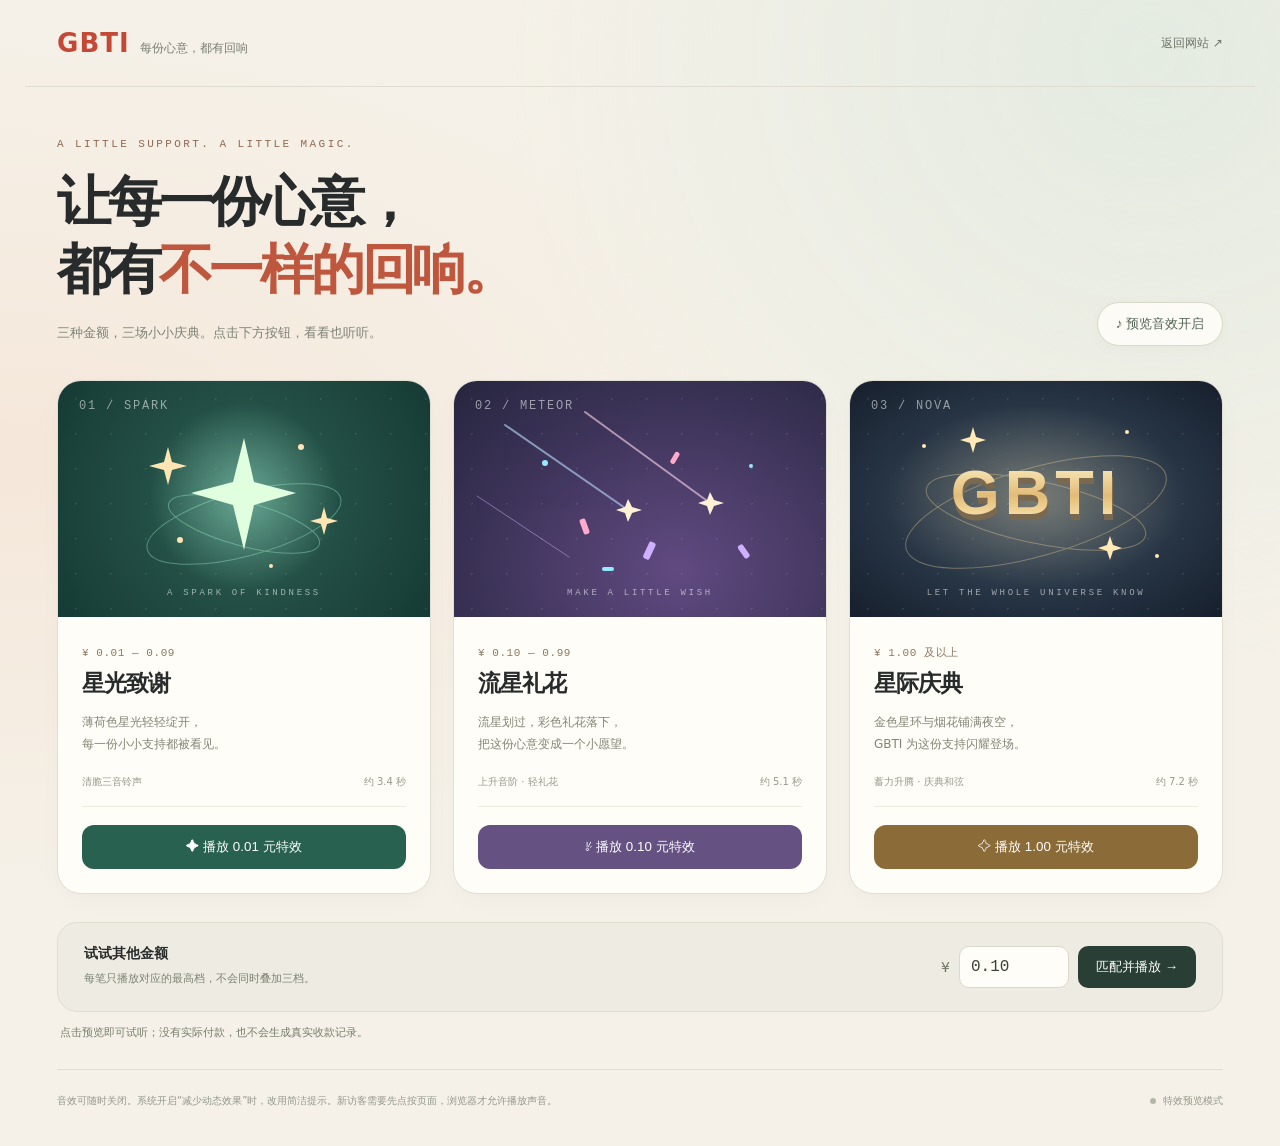
<file: donation-preview.html>
<!doctype html>
<html lang="zh-CN">
<head>
  <meta charset="utf-8">
  <meta name="viewport" content="width=device-width,initial-scale=1">
  <meta name="theme-color" content="#f5f1e8">
  <title>每份心意，都有回响 · GBTI 收款特效</title>
  <script src="donation-core.js?v=20261111-sse1" defer></script>
  <script src="donation-effects.js?v=20261111-offline" defer></script>
  <script src="donation-cloud.js?v=20261111-offline" defer></script>
  <style>
    :root{color-scheme:light;font-family:"Microsoft YaHei",system-ui,sans-serif;color:#272b2b;background:#f5f1e8}*{box-sizing:border-box}body{margin:0;background:radial-gradient(ellipse at 90% 5%,#e4ebe1,transparent 40%),radial-gradient(ellipse at 0% 40%,#f5dfce88,transparent 45%)}
    a{color:inherit;text-decoration:none}header{max-width:1230px;margin:auto;display:flex;align-items:center;justify-content:space-between;padding:28px 32px;border-bottom:1px solid #dedbd0}.brand{font-size:26px;font-weight:900;letter-spacing:.04em;color:#c44836}.brand small{font-weight:400;font-size:12px;color:#7a7d74;letter-spacing:0;margin-left:10px}.back{font-size:12px;color:#707568}
    main{max-width:1230px;margin:auto;padding:50px 32px 36px}.intro{display:flex;justify-content:space-between;align-items:end;gap:32px;margin-bottom:34px}.eyebrow{color:#8d6954;font:11px/1.4 Consolas,monospace;letter-spacing:.22em;margin:0 0 16px}h1{font-size:clamp(32px,4.3vw,54px);letter-spacing:-.06em;line-height:1.25;margin:0;font-weight:850}h1 span{color:#be573d}.intro p:last-child{font-size:13px;line-height:1.9;color:#7e8276;margin:18px 0 0}.sound-toggle{flex-shrink:0;border:1px solid #d6d8c9;border-radius:999px;padding:12px 18px;background:#fcfbf5;font:12px inherit;color:#536456;cursor:pointer;box-shadow:0 4px 15px #3e513906}
    .grid{display:grid;grid-template-columns:repeat(3,minmax(0,1fr));gap:22px}.tier{background:#fffdf7;border:1px solid #e1ded3;border-radius:24px;overflow:hidden;box-shadow:0 8px 24px #4b382506}.art{height:236px;position:relative;overflow:hidden;display:grid;place-items:center}.art::before{content:"";position:absolute;inset:0;background-image:radial-gradient(#ffffff88 1px,transparent 1px);background-size:35px 35px;opacity:.18}.art svg{width:100%;height:100%;position:relative}.spark-art{background:radial-gradient(circle,#2e6053,#163a35)}.meteor-art{background:radial-gradient(ellipse at 60% 80%,#614a81,#25253e)}.nova-art{background:radial-gradient(ellipse at 50% 50%,#3e5266,#161f2c)}
    .number{position:absolute;top:18px;left:21px;font:12px Consolas,monospace;letter-spacing:.15em;color:#ffffff88}.art-label{position:absolute;bottom:19px;left:0;right:0;text-align:center;letter-spacing:.3em;font:9px Consolas,monospace;color:#ffffff90}.body{padding:24px}.range{font:11px Consolas,monospace;color:#8b7965;letter-spacing:.05em}h2{font-size:23px;letter-spacing:-.04em;margin:8px 0 12px}.desc{font-size:12px;line-height:1.85;color:#838477;margin:0 0 20px;min-height:44px}.meta{display:flex;justify-content:space-between;font-size:10px;color:#97998c;padding-bottom:17px;margin-bottom:18px;border-bottom:1px solid #eeebe1}.preview{font:13px inherit;width:100%;padding:13px;border:0;border-radius:12px;color:#fff;cursor:pointer;background:#28614f;transition:transform .15s,filter .15s}.preview:hover{transform:translateY(-2px);filter:brightness(1.1)}.tier:nth-child(2) .preview{background:#665183}.tier:nth-child(3) .preview{background:#8b6c38}button:focus-visible,a:focus-visible,input:focus-visible{outline:3px solid #cf8360;outline-offset:4px}
    .try{display:flex;align-items:center;justify-content:space-between;gap:20px;flex-wrap:wrap;background:#eeece2;border:1px solid #deded0;border-radius:20px;padding:22px 26px;margin:28px 0 0}.try strong{display:block;font-size:14px;margin-bottom:6px}.try p{margin:0;font-size:11px;line-height:1.8;color:#7d8275}.amount-form{display:flex;gap:9px;align-items:center}.amount-form label{font-size:14px;color:#6d745f}.amount-form input{width:110px;border:1px solid #d8d9ca;border-radius:10px;padding:11px;background:#fffdf7;color:#3b4235;font:16px Consolas,monospace}.amount-form button{border:0;border-radius:10px;padding:12px 18px;background:#293f36;color:#fff;font:12px inherit;cursor:pointer}.hint{min-height:24px;font-size:11px;color:#767d6b;margin:13px 3px}.hint.error{color:#c44836}footer{display:flex;justify-content:space-between;gap:20px;flex-wrap:wrap;border-top:1px solid #deded1;margin-top:20px;padding:22px 0 0;color:#94978b;font-size:10px;line-height:1.8}.status{display:flex;align-items:center;gap:7px}.dot{width:6px;height:6px;background:#b4b7a8;border-radius:50%}.status[data-connected=true] .dot{background:#3a9271}.note{max-width:750px}
    @media(max-width:780px){header{padding:22px}.brand small{font-size:10px}main{padding:32px 20px}.intro{align-items:start;gap:20px}.grid{gap:14px}.body{padding:18px}.art{height:180px}.desc{min-height:67px}.meta{font-size:9px}.sound-toggle{padding:9px 12px;font-size:10px}}
    @media(max-width:620px){.intro{display:block}.sound-toggle{margin-top:18px}.grid{grid-template-columns:1fr}.art{height:230px}.desc{min-height:0}.body{padding:22px}.try{padding:21px}.amount-form{width:100%}.amount-form input{flex:1;min-width:0}.back{font-size:10px}.meta{font-size:10px}}
  </style>
</head>
<body>
  <header><a class="brand" href="index.html">GBTI<small>每份心意，都有回响</small></a><a class="back" href="index.html">返回网站 ↗</a></header>
  <main>
    <div class="intro"><div><p class="eyebrow">A LITTLE SUPPORT. A LITTLE MAGIC.</p><h1>让每一份心意，<br>都有<span>不一样的回响。</span></h1><p>三种金额，三场小小庆典。点击下方按钮，看看也听听。</p></div><button class="sound-toggle" id="sound-toggle" type="button" aria-pressed="true">♪ 预览音效开启</button></div>
    <section class="grid" aria-label="三档收款特效">
      <article class="tier"><div class="art spark-art"><span class="number">01 / SPARK</span><svg viewBox="0 0 360 236" aria-hidden="true"><defs><radialGradient id="sg"><stop stop-color="#b0ffe2" stop-opacity=".45"/><stop offset="1" stop-color="#b0ffe2" stop-opacity="0"/></radialGradient></defs><circle cx="180" cy="116" r="94" fill="url(#sg)"/><g fill="none" stroke="#9bebca" opacity=".42"><ellipse cx="180" cy="143" rx="100" ry="32" transform="rotate(-15 180 143)"/><ellipse cx="180" cy="143" rx="78" ry="22" transform="rotate(15 180 143)"/></g><path d="M180 57 190 101 232 112 190 124 180 169 169 124 127 112 169 101Z" fill="#e0ffde"/><g fill="#ffe5b4"><path d="m104 66 4 15 15 4-15 4-4 15-4-15-15-4 15-4Z"/><path d="m260 126 3 11 11 3-11 3-3 11-3-11-11-3 11-3Z"/><circle cx="237" cy="66" r="3"/><circle cx="116" cy="159" r="3"/><circle cx="207" cy="185" r="2"/></g></svg><span class="art-label">A SPARK OF KINDNESS</span></div><div class="body"><span class="range">¥ 0.01 — 0.09</span><h2>星光致谢</h2><p class="desc">薄荷色星光轻轻绽开，<br>每一份小小支持都被看见。</p><div class="meta"><span>清脆三音铃声</span><span>约 3.4 秒</span></div><button class="preview" data-preview="0.01" type="button">✦ 播放 0.01 元特效</button></div></article>
      <article class="tier"><div class="art meteor-art"><span class="number">02 / METEOR</span><svg viewBox="0 0 360 236" aria-hidden="true"><g stroke-linecap="round"><path d="m45 44 123 85" stroke="#b8dfff" stroke-width="2" opacity=".6"/><path d="m125 31 125 91" stroke="#ffd7ee" stroke-width="2" opacity=".6"/><path d="m17 115 92 61" stroke="#cfb1ff" opacity=".5"/></g><g fill="#fff1d6"><path d="m168 118 4 8 10 3-10 3-4 9-3-9-9-3 9-3Z"/><path d="m250 111 4 8 10 3-10 3-4 9-3-9-9-3 9-3Z"/></g><g fill="#cfb0ff"><rect x="190" y="160" width="7" height="18" rx="2" transform="rotate(25 190 160)"/><rect x="277" y="166" width="6" height="15" rx="2" transform="rotate(-35 277 166)"/></g><g fill="#ffaacb"><rect x="119" y="139" width="6" height="16" rx="2" transform="rotate(-20 119 139)"/><rect x="216" y="70" width="5" height="13" rx="2" transform="rotate(30 216 70)"/></g><g fill="#95eaff"><circle cx="85" cy="82" r="3"/><circle cx="291" cy="85" r="2"/><rect x="142" y="186" width="12" height="4" rx="2"/></g></svg><span class="art-label">MAKE A LITTLE WISH</span></div><div class="body"><span class="range">¥ 0.10 — 0.99</span><h2>流星礼花</h2><p class="desc">流星划过，彩色礼花落下，<br>把这份心意变成一个小愿望。</p><div class="meta"><span>上升音阶 · 轻礼花</span><span>约 5.1 秒</span></div><button class="preview" data-preview="0.10" type="button">☄ 播放 0.10 元特效</button></div></article>
      <article class="tier"><div class="art nova-art"><span class="number">03 / NOVA</span><svg viewBox="0 0 360 236" aria-hidden="true"><defs><radialGradient id="ng"><stop stop-color="#ffdf9c" stop-opacity=".3"/><stop offset="1" stop-color="#ffdf9c" stop-opacity="0"/></radialGradient><linearGradient id="nt" x2="0" y2="1"><stop stop-color="#fff4cc"/><stop offset=".55" stop-color="#e3bb77"/><stop offset="1" stop-color="#fff1bc"/></linearGradient></defs><ellipse cx="180" cy="116" rx="150" ry="92" fill="url(#ng)"/><g fill="none" stroke="#eacc91" opacity=".4"><ellipse cx="180" cy="131" rx="135" ry="44" transform="rotate(-16 180 131)"/><ellipse cx="180" cy="131" rx="112" ry="31" transform="rotate(12 180 131)"/></g><text x="181" y="139" text-anchor="middle" font-family="Arial,sans-serif" font-size="63" font-weight="900" letter-spacing="5" fill="#7a694e">GBTI</text><text x="180" y="133" text-anchor="middle" font-family="Arial,sans-serif" font-size="63" font-weight="900" letter-spacing="5" fill="url(#nt)">GBTI</text><g fill="#ffe9b7"><circle cx="68" cy="65" r="2"/><circle cx="271" cy="51" r="2"/><circle cx="301" cy="175" r="2"/><path d="m117 46 3 10 10 3-10 3-3 10-3-10-10-3 10-3Z"/><path d="m254 155 3 9 9 3-9 3-3 9-3-9-9-3 9-3Z"/></g></svg><span class="art-label">LET THE WHOLE UNIVERSE KNOW</span></div><div class="body"><span class="range">¥ 1.00 及以上</span><h2>星际庆典</h2><p class="desc">金色星环与烟花铺满夜空，<br>GBTI 为这份支持闪耀登场。</p><div class="meta"><span>蓄力升腾 · 庆典和弦</span><span>约 7.2 秒</span></div><button class="preview" data-preview="1.00" type="button">✧ 播放 1.00 元特效</button></div></article>
    </section>
    <section class="try"><div><strong>试试其他金额</strong><p>每笔只播放对应的最高档，不会同时叠加三档。</p></div><form class="amount-form" id="amount-form"><label for="amount">¥</label><input id="amount" type="text" inputmode="decimal" value="0.10" maxlength="12" aria-label="预览金额"><button type="submit">匹配并播放 →</button></form></section>
    <p class="hint" id="hint" role="status">点击预览即可试听；没有实际付款，也不会生成真实收款记录。</p>
    <footer><span class="note">音效可随时关闭。系统开启“减少动态效果”时，改用简洁提示。新访客需要先点按页面，浏览器才允许播放声音。</span><span class="status" id="connection" data-connected="false"><i class="dot"></i><span>特效预览模式</span></span></footer>
  </main>
  <script>
    window.addEventListener('DOMContentLoaded',function(){
      const api=window.GBTI_DONATIONS,core=window.GBTI_DONATION_CORE,hint=document.getElementById('hint'),sound=document.getElementById('sound-toggle');
      function play(amount){const cents=core.amountToCents(amount),tier=core.tierFor(cents);if(!tier){hint.textContent='请输入大于或等于 0.01 元的金额，最多两位小数。';hint.classList.add('error');return;}hint.classList.remove('error');hint.textContent='¥ '+core.format(cents)+' → '+tier.name+'（仅预览）';api.preview(amount);}
      document.querySelectorAll('[data-preview]').forEach(button=>button.addEventListener('click',()=>play(button.dataset.preview)));
      document.getElementById('amount-form').addEventListener('submit',event=>{event.preventDefault();play(document.getElementById('amount').value);});
      function updateSound(){const enabled=api.state().soundOn;sound.setAttribute('aria-pressed',String(enabled));sound.textContent=enabled?'♪ 预览音效开启':'♪ 预览音效关闭';}
      sound.addEventListener('click',()=>{api.setSound(!api.state().soundOn);api.unlock();updateSound();});updateSound();
      window.addEventListener('gbti:donation-connection',event=>{const connected=event.detail.state==='connected',el=document.getElementById('connection'),cloud=event.detail.transport==='cloud';el.dataset.connected=String(connected);el.lastElementChild.textContent=connected?(cloud?'已连接手机收款云端':'已连接本地收款通知'):event.detail.state==='reconnecting'?'收款服务连接重试中':'特效预览模式';});
    });
  </script>
</body>
</html>
</file>
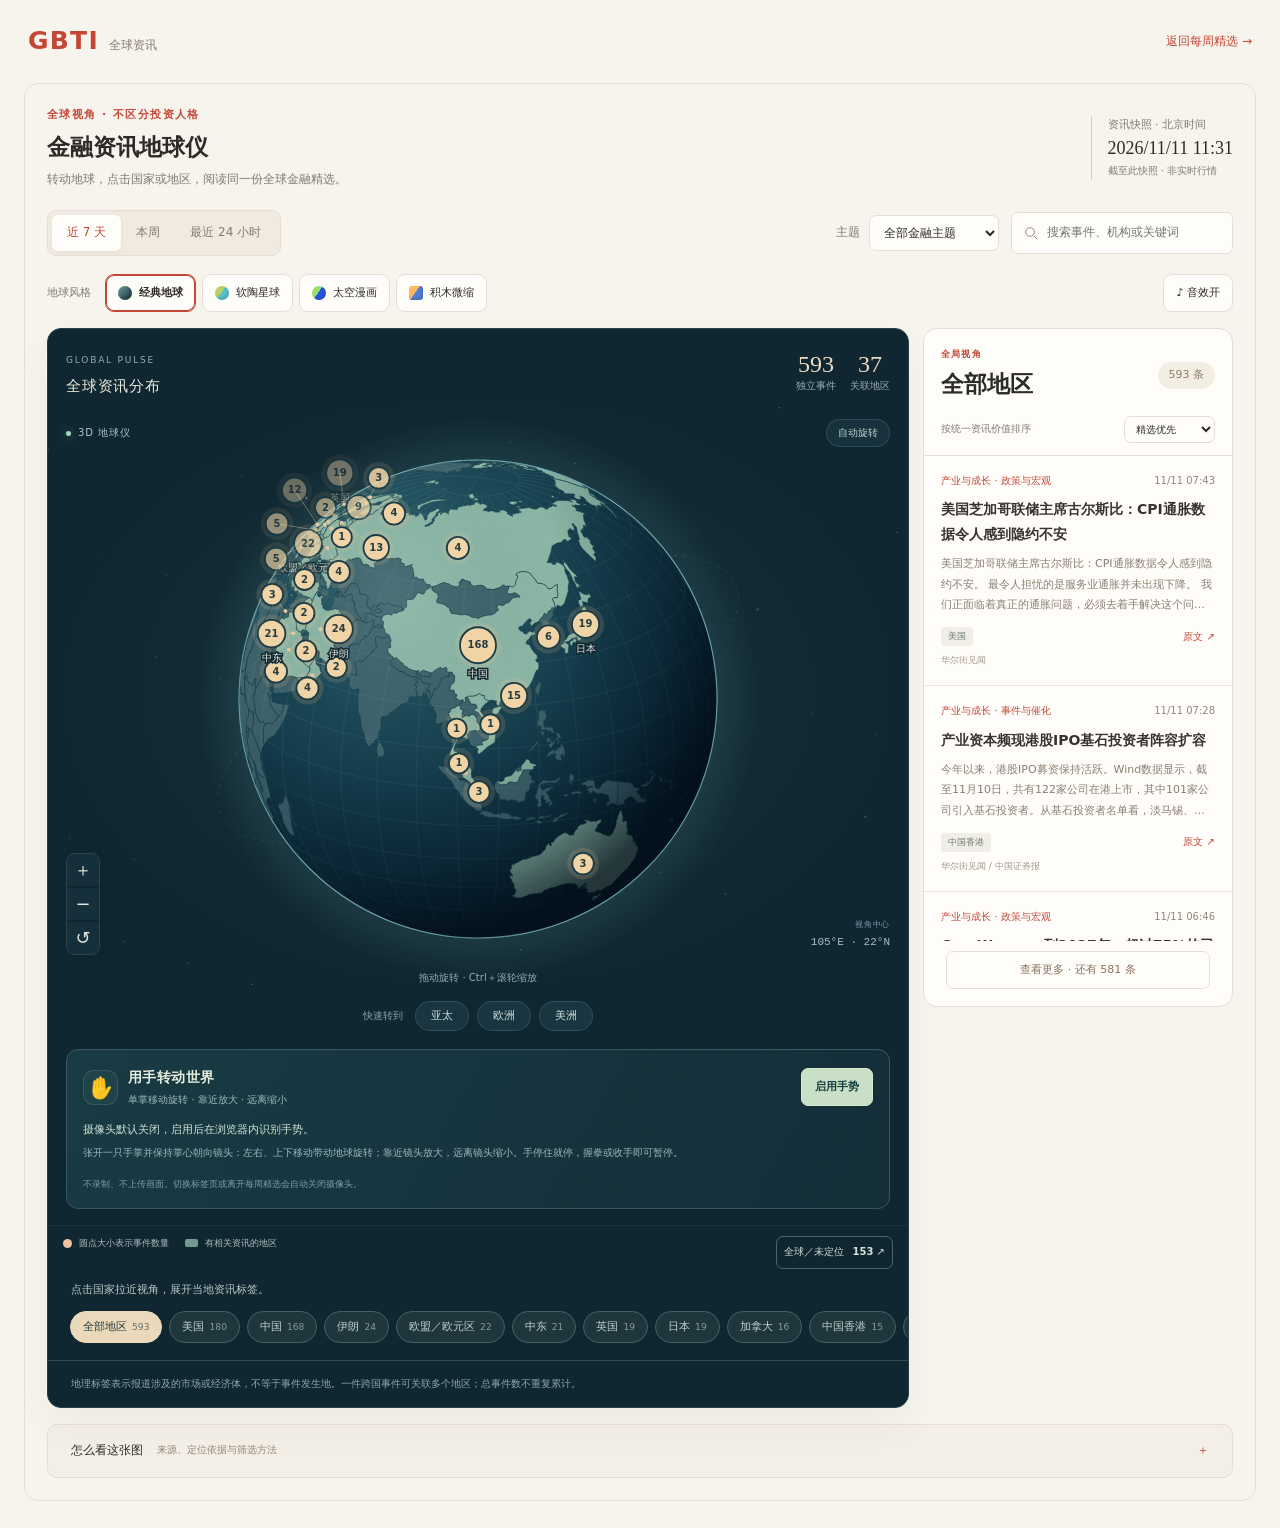
<file: globe.html>
<!doctype html>
<html lang="zh-CN" data-section="news">
<head>
  <meta charset="utf-8">
  <meta name="viewport" content="width=device-width,initial-scale=1">
  <meta name="color-scheme" content="light">
  <title>GBTI · 金融资讯地球仪</title>
  <style>
    *{box-sizing:border-box}body{margin:0;background:#f7f3ed;color:#2d2b28;font:14px/1.7 "Microsoft YaHei",system-ui,sans-serif}
    header{max-width:1512px;margin:auto;padding:20px 28px;display:flex;align-items:center;justify-content:space-between;gap:20px}
    a{color:#c44736;text-decoration:none}.brand{font-size:25px;font-weight:800;letter-spacing:.05em}.brand span{font-size:12px;font-weight:400;color:#817a72;margin-left:10px;letter-spacing:0}
    .back{font-size:12px}main{max-width:1512px;margin:auto;padding:0 24px 28px}#weekly-map{min-height:200px}.loading{padding:24px;border:1px solid #e6ded3;border-radius:14px;background:#fffdfa}
    @media(max-width:600px){header{padding:16px}.brand{font-size:23px}.brand span{font-size:11px}main{padding:0 8px 18px}.back{font-size:11px}}
  </style>
  <script src="donation-core.js?v=20261111-sse1" defer></script>
  <script src="donation-effects.js?v=20261111-offline" defer></script>
  <script src="donation-cloud.js?v=20261111-offline" defer></script>
</head>
<body>
  <header><a class="brand" href="index.html">GBTI<span>全球资讯</span></a><a class="back" href="index.html?section=news">返回每周精选 →</a></header>
  <main>
    <details id="weekly-news" open>
      <summary hidden>金融资讯地球仪</summary>
      <div id="weekly-map" aria-busy="true"><p class="loading">正在载入资讯地球仪…</p><noscript>请在浏览器中启用 JavaScript。</noscript></div>
    </details>
  </main>
  <script src="news-map.js?v=20261111-three-sources"></script>
</body>
</html>
</file>
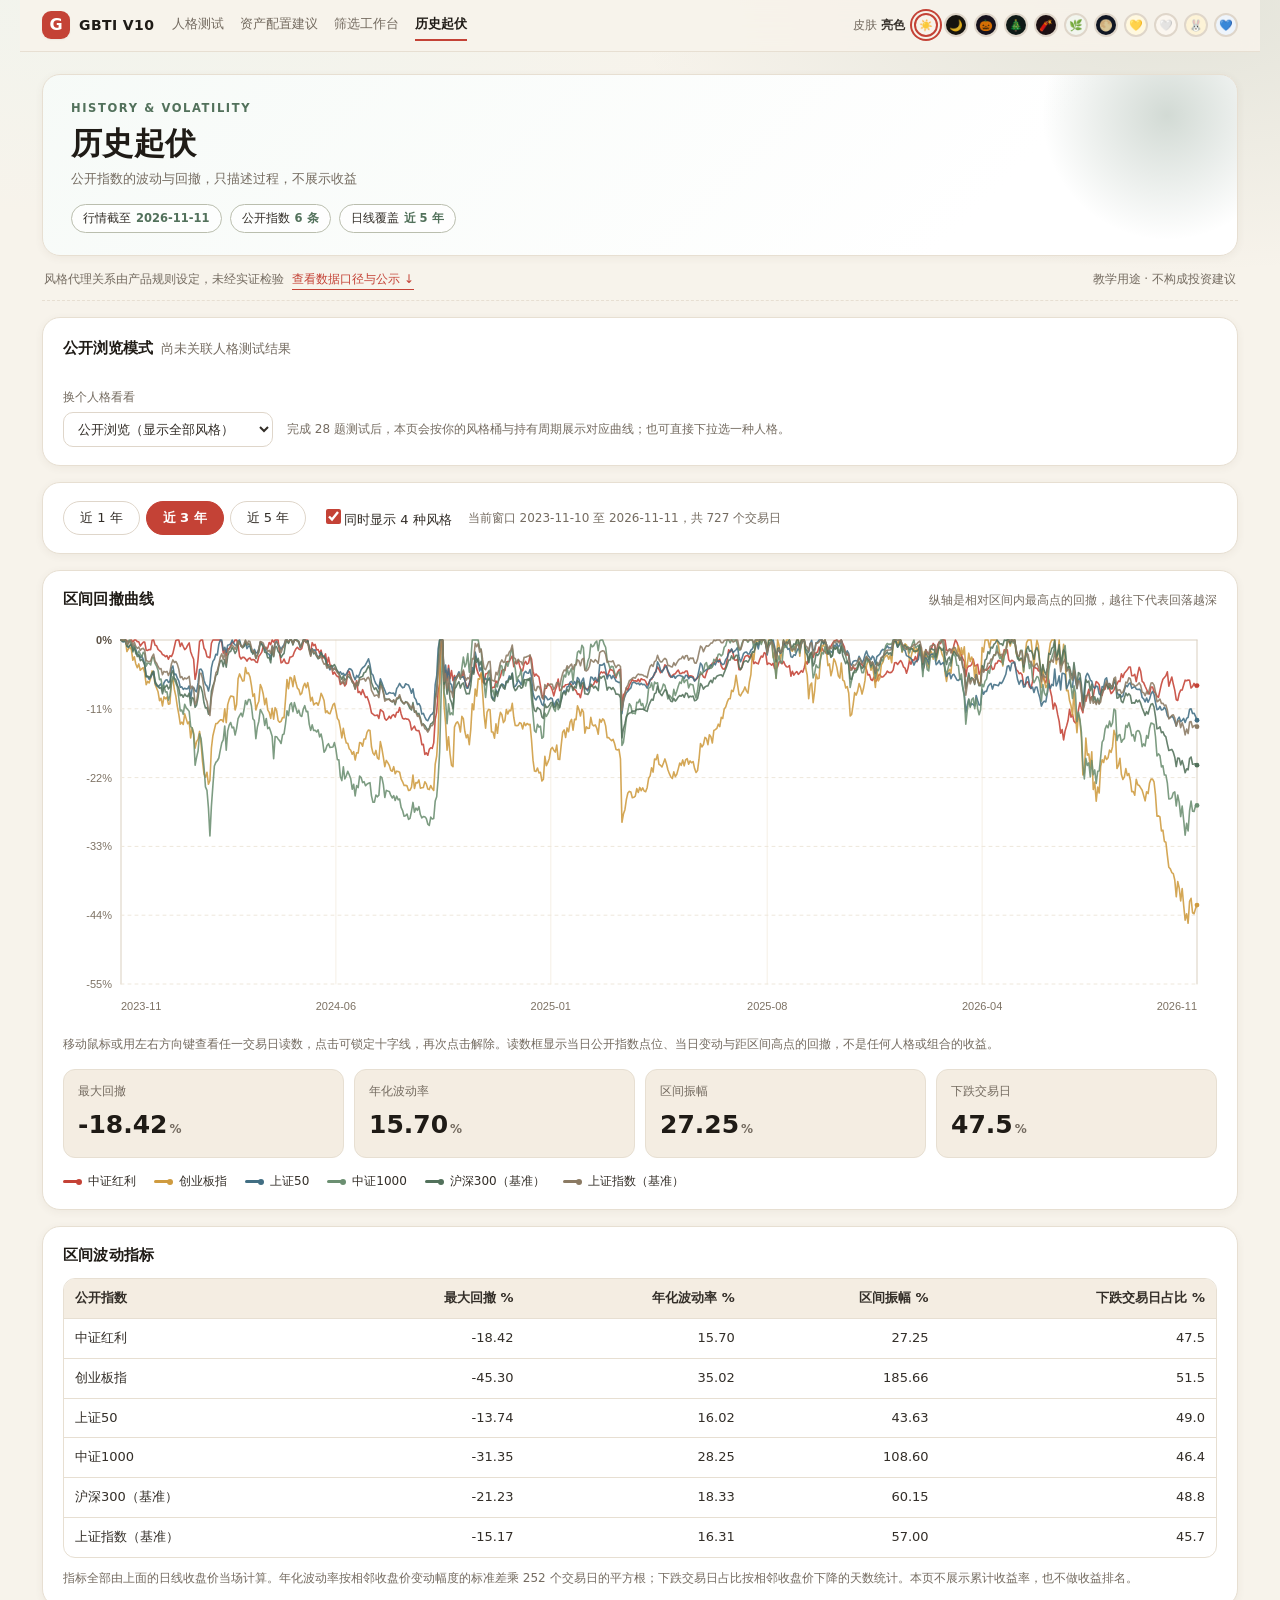
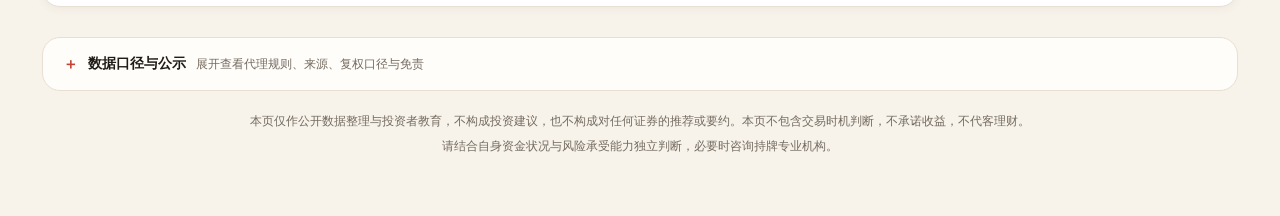
<file: history.html>
<!DOCTYPE html>
<html lang="zh-CN" data-theme="light">
<head>
  <meta charset="UTF-8">
  <meta name="viewport" content="width=device-width, initial-scale=1, viewport-fit=cover">
  <meta name="theme-color" content="#f7f3eb">
  <title>GBTI 历史起伏</title>
  <script src="theme-sync.js"></script>
  <link rel="stylesheet" href="style.css">
  <link rel="stylesheet" href="polish.css">
  <link rel="stylesheet" href="subpage.css">
  <link rel="stylesheet" href="history.css?v=volatility-summary">
  <script src="questions.js" defer></script>
  <script src="scoring.js" defer></script>
  <script src="characters.js" defer></script>
  <script src="polish.js?v=20261110-games" defer></script>
  <script src="allocation.js" defer></script>
  <script src="index-history.js?v=20261111-sync" defer></script>
  <script src="market-store.js?v=20261111-sync" defer></script>
  <script src="history.js?v=20261110-games" defer></script>
  <script src="live-refresh.js?v=20261111-sync" defer></script>
  <script src="auto-refresh.js?v=20261111-sync" defer></script>
  <script src="donation-core.js?v=20261111-sse1" defer></script>
  <script src="donation-effects.js?v=20261111-offline" defer></script>
  <script src="donation-cloud.js?v=20261111-offline" defer></script>
</head>
<body>
  <div class="sp-shell">

    <header class="sp-topbar">
      <a class="sp-brand" href="index.html"><span class="sp-brand-mark">G</span><span class="sp-brand-name">GBTI V10</span></a>
      <nav class="sp-nav" aria-label="页面导航">
        <a href="index.html">人格测试</a>
        <a href="index.html?section=plan">资产配置建议</a>
        <a href="workbench.html">筛选工作台</a>
        <a href="history.html" class="is-current">历史起伏</a>
      </nav>
      <div class="sp-skin" data-theme-picker aria-label="页面皮肤"></div>
    </header>

    <section class="sp-hero">
      <p class="sp-eyebrow">HISTORY &amp; VOLATILITY</p>
      <h1>历史起伏</h1>
      <p class="sp-sub">公开指数的波动与回撤，只描述过程，不展示收益</p>
      <div class="sp-hero-meta">
        <span class="sp-chip">行情截至 <b id="hs-asof">--</b></span>
        <span class="sp-chip">公开指数 <b>6 条</b></span>
        <span class="sp-chip">日线覆盖 <b>近 5 年</b></span>
      </div>
    </section>

    <p class="sp-strip">
      <span>风格代理关系由产品规则设定，未经实证检验</span><a href="#hs-disclosure">查看数据口径与公示 ↓</a>
      <span class="sp-strip-spacer"></span>
      <span>教学用途 · 不构成投资建议</span>
    </p>

    <section class="sp-card hs-persona" aria-label="人格视图">
      <div class="hs-persona-main">
        <div id="hs-persona-face" class="hs-persona-face" aria-hidden="true" hidden></div>
        <div class="hs-persona-copy">
          <div id="hs-persona-title" class="hs-persona-title"></div>
          <div id="hs-persona-bars" class="hs-persona-bars"></div>
          <div class="hs-persona-actions">
            <label class="sp-field hs-switch"><span>换个人格看看</span><select id="hs-code" class="sp-select"></select></label>
            <span id="hs-persona-note" class="sp-note hs-persona-note"></span>
          </div>
        </div>
      </div>
    </section>

    <section class="sp-card hs-controls" aria-label="观察窗口">
      <div class="hs-ranges" id="hs-ranges" role="group" aria-label="观察窗口">
        <button type="button" data-years="1">近 1 年</button>
        <button type="button" data-years="3">近 3 年</button>
        <button type="button" data-years="5">近 5 年</button>
      </div>
      <label class="sp-check hs-check"><input id="hs-all-styles" type="checkbox"><span>同时显示 4 种风格</span></label>
      <span id="hs-window-note" class="sp-note hs-window-note"></span>
    </section>

    <section class="sp-card hs-chart" aria-label="历史回撤曲线">
      <div class="sp-card-head">
        <h2>区间回撤曲线</h2>
        <span>纵轴是相对区间内最高点的回撤，越往下代表回落越深</span>
      </div>
      <div id="hs-canvas-wrap" class="hs-canvas-wrap">
        <canvas id="hs-canvas" width="1080" height="400" tabindex="0" role="img"
                aria-label="公开指数区间回撤曲线，可用左右方向键查看任一交易日读数"></canvas>
        <div id="hs-tip" class="hs-tip" hidden></div>
      </div>
      <p class="sp-note">移动鼠标或用左右方向键查看任一交易日读数，点击可锁定十字线，再次点击解除。读数框显示当日公开指数点位、当日变动与距区间高点的回撤，不是任何人格或组合的收益。</p>
      <div id="hs-summary" class="hs-summary" aria-label="当前曲线的关键指标"></div>
      <div id="hs-legend" class="hs-legend"></div>
    </section>

    <section class="sp-card hs-stats" aria-label="波动指标">
      <h2>区间波动指标</h2>
      <div class="sp-table-wrap">
        <table id="hs-stats" class="sp-table hs-stats-table">
          <thead><tr>
            <th>公开指数</th><th>最大回撤 %</th><th>年化波动率 %</th>
            <th>区间振幅 %</th><th>下跌交易日占比 %</th>
          </tr></thead>
          <tbody id="hs-stats-body"></tbody>
        </table>
      </div>
      <p class="sp-note">指标全部由上面的日线收盘价当场计算。年化波动率按相邻收盘价变动幅度的标准差乘 252 个交易日的平方根；下跌交易日占比按相邻收盘价下降的天数统计。本页不展示累计收益率，也不做收益排名。</p>
    </section>

    <section class="sp-disclosure" id="hs-disclosure" aria-label="数据口径与公示">
      <details>
        <summary>数据口径与公示<span class="sp-summary-hint">展开查看代理规则、来源、复权口径与免责</span></summary>
        <div class="sp-disclosure-body" id="hs-notice-body"><p>正在读取本地指数快照……</p></div>
      </details>
    </section>

    <footer class="sp-foot">
      <p>本页仅作公开数据整理与投资者教育，不构成投资建议，也不构成对任何证券的推荐或要约。本页不包含交易时机判断，不承诺收益，不代客理财。</p>
      <p>请结合自身资金状况与风险承受能力独立判断，必要时咨询持牌专业机构。</p>
    </footer>
  </div>
</body>
</html>
</file>
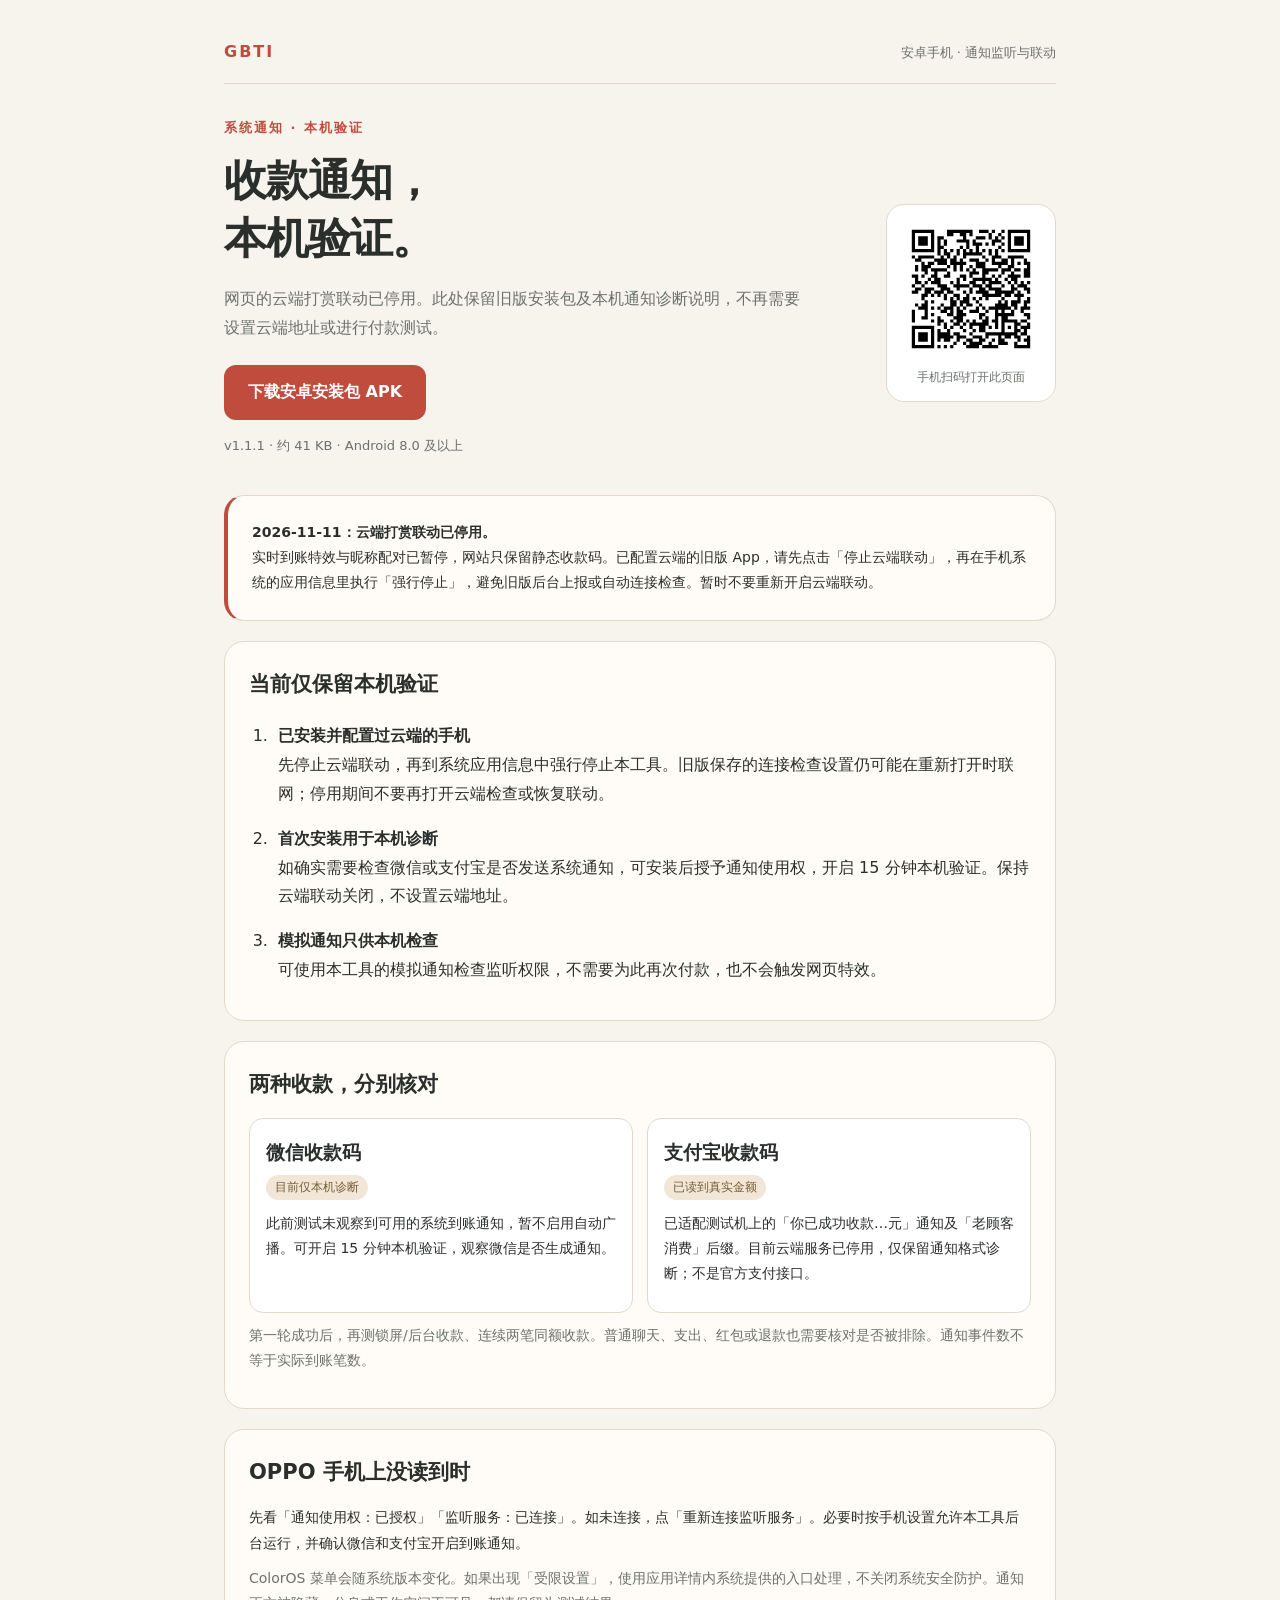
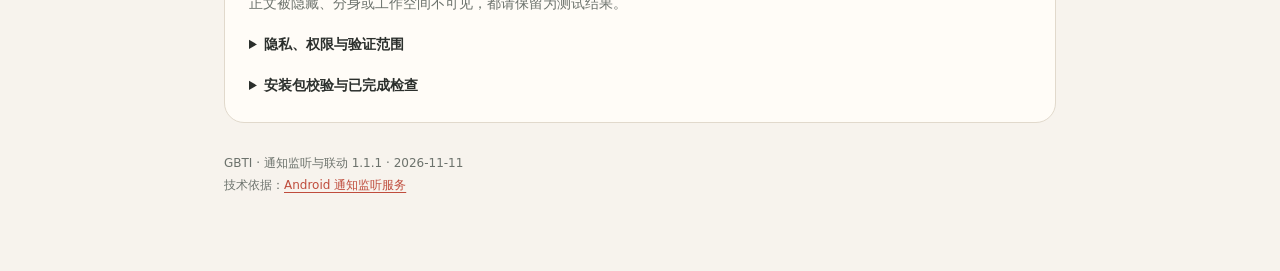
<file: notification-probe.html>
<!doctype html>
<html lang="zh-CN">
<head>
  <meta charset="utf-8">
  <meta name="viewport" content="width=device-width,initial-scale=1">
  <meta name="robots" content="noindex,nofollow">
  <meta name="theme-color" content="#f7f3ed">
  <title>安卓收款通知验证 · GBTI</title>
  <style>
    :root{color-scheme:light;--paper:#f7f3ed;--card:#fffcf7;--ink:#2b2f2c;--muted:#6c726c;--red:#bf4c3c;--line:#e1d9cc}
    *{box-sizing:border-box}body{margin:0;background:var(--paper);color:var(--ink);font-family:system-ui,-apple-system,"Segoe UI","Microsoft YaHei",sans-serif;line-height:1.8}main{max-width:880px;margin:auto;padding:38px 24px 64px}a{color:var(--red);text-underline-offset:3px}header{display:flex;align-items:center;justify-content:space-between;border-bottom:1px solid var(--line);padding-bottom:16px}header a{text-decoration:none;font-weight:800;letter-spacing:2px}header span{font-size:13px;color:var(--muted)}h1{font-size:clamp(29px,6vw,43px);line-height:1.35;letter-spacing:-1px;margin:12px 0 18px}h2{font-size:21px;margin:0 0 14px}h3{margin:0;font-size:19px}p{margin:10px 0}.muted{color:var(--muted)}.eyebrow{font-size:13px;color:var(--red);font-weight:700;letter-spacing:2px;margin-top:32px}.hero{display:grid;grid-template-columns:1fr 170px;gap:28px;align-items:center;margin-bottom:28px}.lead{max-width:590px}.download{display:inline-block;background:var(--red);color:#fff;text-decoration:none;padding:13px 24px;border-radius:12px;font-weight:700;margin:12px 0 4px;min-height:48px}.download:hover{background:#a94032}.download:focus-visible,a:focus-visible,summary:focus-visible{outline:3px solid #427568;outline-offset:4px}.meta{font-size:13px}.qr{background:#fff;border:1px solid var(--line);border-radius:18px;padding:12px;text-align:center;margin:0}.qr img{display:block;width:144px;height:144px}.qr figcaption{font-size:12px;color:var(--muted);padding-top:6px}.panel{background:var(--card);border:1px solid var(--line);border-radius:20px;padding:24px;margin-top:20px}.notice{border-left:4px solid var(--red);font-size:14px}.steps{padding-left:24px;margin:0}.steps li{padding:5px 0 11px 5px}.steps strong{display:block}.channels{display:grid;grid-template-columns:1fr 1fr;gap:14px}.channel{border:1px solid var(--line);border-radius:14px;padding:16px;background:#fff}.tag{font-size:12px;display:inline-block;padding:2px 9px;border-radius:20px;background:#f2e6d6;color:#755e36;margin-top:6px}.checks{font-size:14px;color:var(--muted)}details{margin-top:16px;font-size:14px}summary{cursor:pointer;font-weight:650}code{font-family:ui-monospace,Consolas,monospace;font-size:12px;word-break:break-all}.footer{font-size:12px;color:var(--muted);padding-top:20px}.small{font-size:14px}@media(max-width:600px){main{padding:24px 18px 40px}.hero{grid-template-columns:1fr;gap:12px}.qr{display:none}.panel{padding:20px}.channels{grid-template-columns:1fr}.download{width:100%;text-align:center}header span{font-size:12px}}
  </style>
</head>
<body><main>
  <header><a href="index.html">GBTI</a><span>安卓手机 · 通知监听与联动</span></header>
  <div class="eyebrow">系统通知 · 本机验证</div>
  <section class="hero">
    <div class="lead">
      <h1>收款通知，<br>本机验证。</h1>
      <p class="muted">网页的云端打赏联动已停用。此处保留旧版安装包及本机通知诊断说明，不再需要设置云端地址或进行付款测试。</p>
      <a class="download" href="downloads/gbti-notification-probe-1.1.1.apk" download>下载安卓安装包 APK</a>
      <p class="meta muted">v1.1.1 · 约 41 KB · Android 8.0 及以上</p>
    </div>
    <figure class="qr"><img src="downloads/notification-probe-qr.svg" alt="用手机扫描，打开本安装页面" width="144" height="144"><figcaption>手机扫码打开此页面</figcaption></figure>
  </section>
  <div class="panel notice"><strong>2026-11-11：云端打赏联动已停用。</strong><br>实时到账特效与昵称配对已暂停，网站只保留静态收款码。已配置云端的旧版 App，请先点击「停止云端联动」，再在手机系统的应用信息里执行「强行停止」，避免旧版后台上报或自动连接检查。暂时不要重新开启云端联动。</div>
  <section class="panel">
    <h2>当前仅保留本机验证</h2>
    <ol class="steps">
      <li><strong>已安装并配置过云端的手机</strong>先停止云端联动，再到系统应用信息中强行停止本工具。旧版保存的连接检查设置仍可能在重新打开时联网；停用期间不要再打开云端检查或恢复联动。</li>
      <li><strong>首次安装用于本机诊断</strong>如确实需要检查微信或支付宝是否发送系统通知，可安装后授予通知使用权，开启 15 分钟本机验证。保持云端联动关闭，不设置云端地址。</li>
      <li><strong>模拟通知只供本机检查</strong>可使用本工具的模拟通知检查监听权限，不需要为此再次付款，也不会触发网页特效。</li>
    </ol>
  </section>
  <section class="panel">
    <h2>两种收款，分别核对</h2>
    <div class="channels">
      <div class="channel"><h3>微信收款码</h3><span class="tag">目前仅本机诊断</span><p class="small">此前测试未观察到可用的系统到账通知，暂不启用自动广播。可开启 15 分钟本机验证，观察微信是否生成通知。</p></div>
      <div class="channel"><h3>支付宝收款码</h3><span class="tag">已读到真实金额</span><p class="small">已适配测试机上的「你已成功收款…元」通知及「老顾客消费」后缀。目前云端服务已停用，仅保留通知格式诊断；不是官方支付接口。</p></div>
    </div>
    <p class="checks">第一轮成功后，再测锁屏/后台收款、连续两笔同额收款。普通聊天、支出、红包或退款也需要核对是否被排除。通知事件数不等于实际到账笔数。</p>
  </section>
  <section class="panel">
    <h2>OPPO 手机上没读到时</h2>
    <p class="small">先看「通知使用权：已授权」「监听服务：已连接」。如未连接，点「重新连接监听服务」。必要时按手机设置允许本工具后台运行，并确认微信和支付宝开启到账通知。</p>
    <p class="small muted">ColorOS 菜单会随系统版本变化。如果出现「受限设置」，使用应用详情内系统提供的入口处理，不关闭系统安全防护。通知正文被隐藏、分身或工作空间不可见，都请保留为测试结果。</p>
    <details><summary>隐私、权限与验证范围</summary><p>通知使用权是 Android 的特殊授权，系统授权范围较广。本工具先按来源筛选，只处理微信、支付宝和自己的模拟通知。最多在本机保留 100 条诊断元数据与候选金额，不保存原始通知正文、付款人姓名或交易编号。</p><p>联网权限用于 HTTPS 上报及网络重试，没有相机、录屏、联系人或无障碍权限。发送通知权限仅用于模拟测试。开启云端联动后，只发送金额、匿名事件标识和时间；你可以随时停止联动或撤销通知使用权。</p><p>到账通知可能被合并、隐藏或误识别，不能代替支付平台确认。个人收款码的通知不能单独证明付款来自本网站；同一未移除通知的更新不会重复广播，合并多笔通知时可能漏报。</p></details>
    <details><summary>安装包校验与已完成检查</summary><p>包名：<code>app.gbti.receiptprobe</code>。APK 签名与权限检查、64 项规则、时效及地址断言通过。已在 OPPO 手机上通过生产 HTTPS 签名检查，并在 1.1.1 上复测一笔支付宝 0.06 元通知，经云端匹配昵称后触发 GitHub 与课程网站各一次特效。另收到 0.18 元和 1.16 元通知，三档特效均已在线上触发。</p><p>SHA-256：<br><code>b5d9b798aa7a125f4975c14a5d9e41d048ec83ea401e3ba7e318ddfe2d4e322e</code></p><a href="downloads/gbti-notification-probe-1.1.1.apk.sha256">下载校验值</a></details>
  </section>
  <p class="footer">GBTI · 通知监听与联动 1.1.1 · 2026-11-11<br>技术依据：<a href="https://developer.android.com/reference/android/service/notification/NotificationListenerService" target="_blank" rel="noopener noreferrer">Android 通知监听服务</a></p>
</main></body>
</html>
</file>
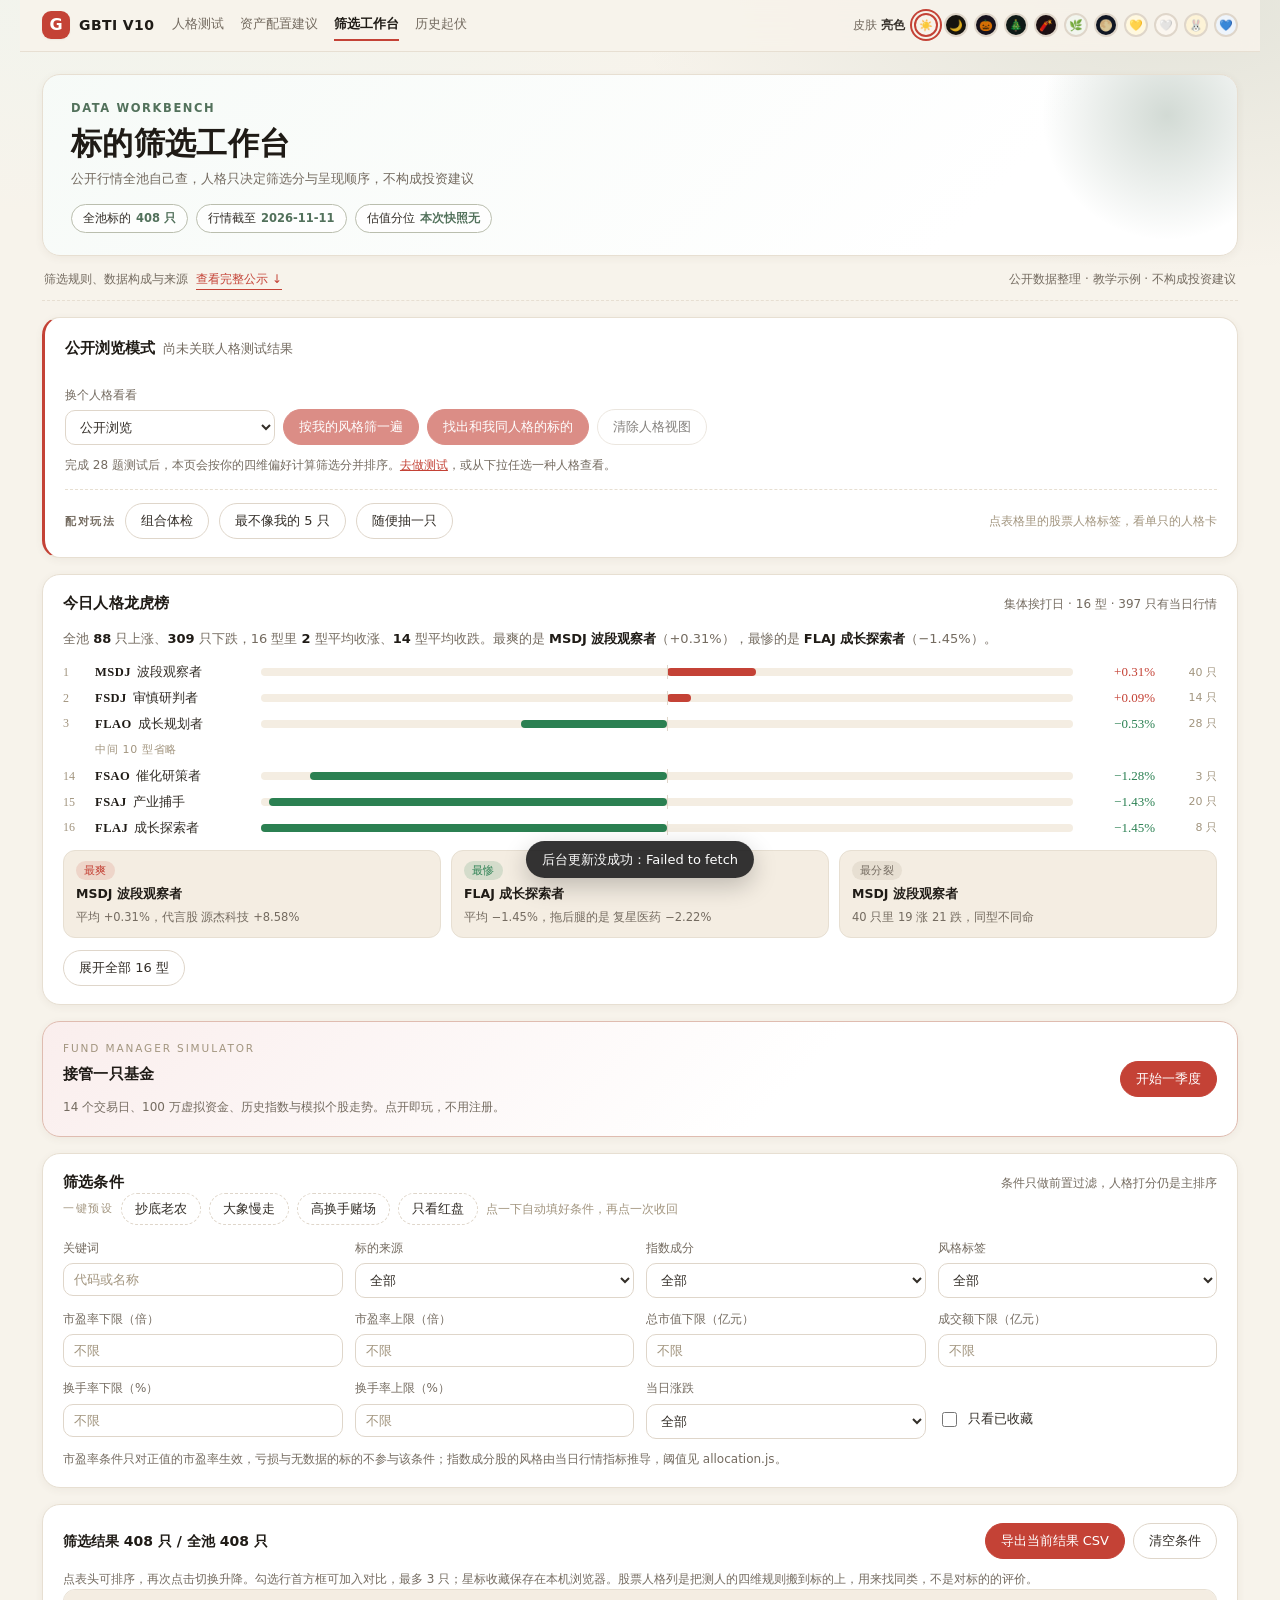
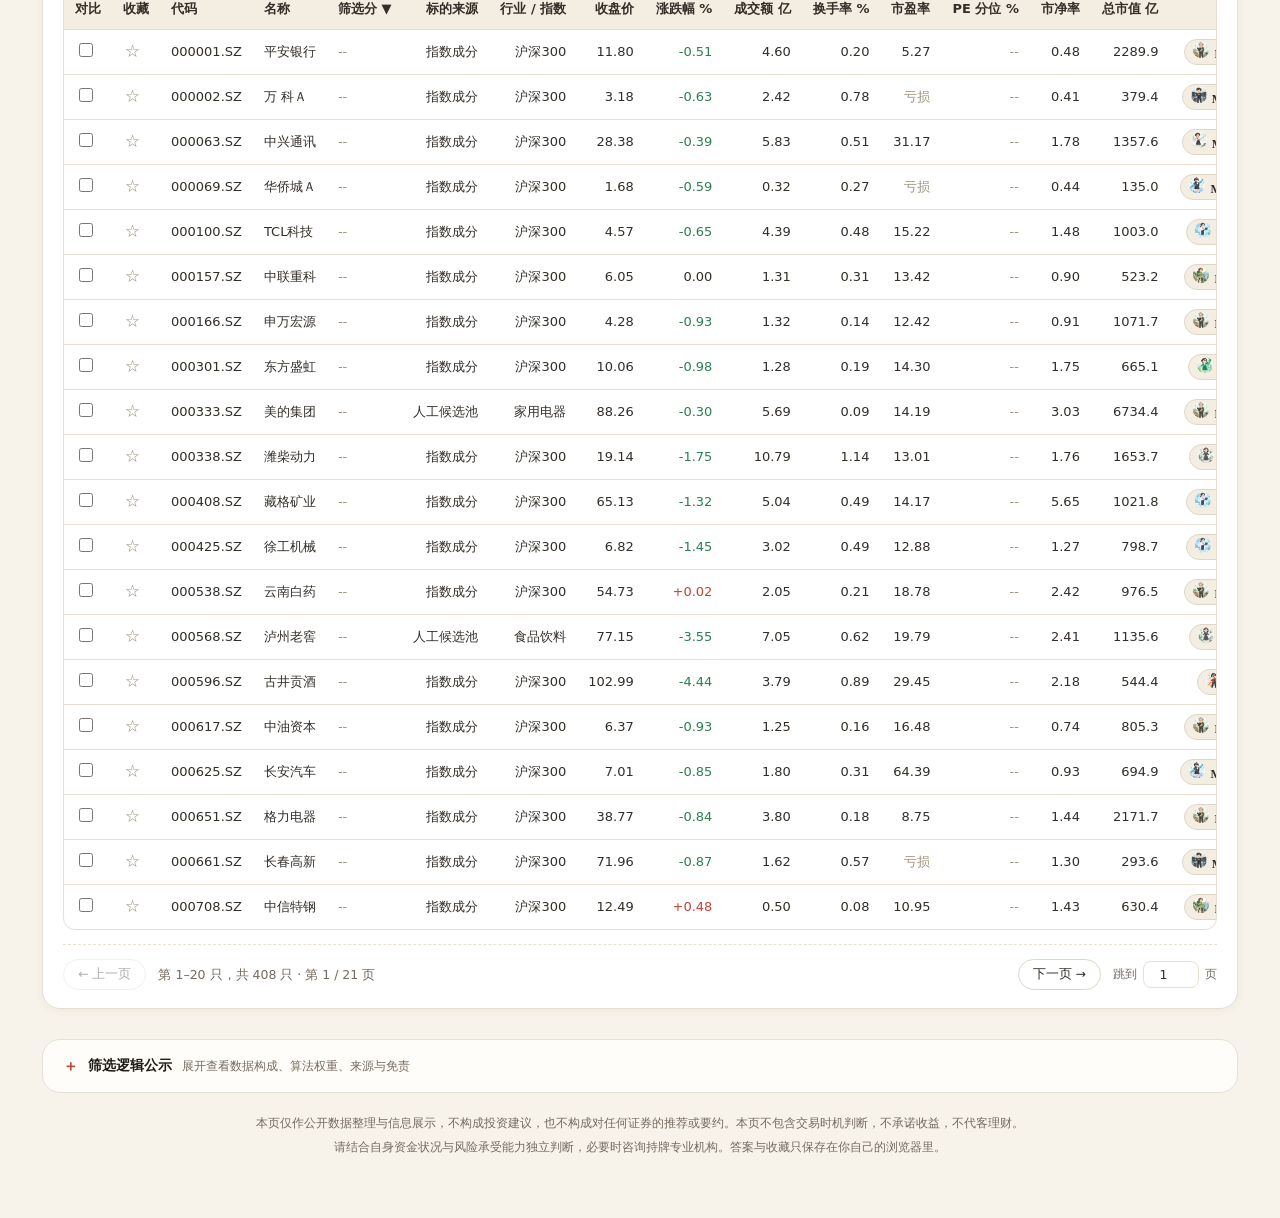
<file: workbench.html>
<!DOCTYPE html>
<html lang="zh-CN" data-theme="light">
<head>
  <meta charset="UTF-8">
  <meta name="viewport" content="width=device-width, initial-scale=1, viewport-fit=cover">
  <meta name="theme-color" content="#f7f3eb">
  <title>GBTI 标的筛选工作台</title>
  <script src="theme-sync.js"></script>
  <link rel="stylesheet" href="style.css">
  <link rel="stylesheet" href="subpage.css">
  <link rel="stylesheet" href="workbench.css?v=20261110-games">
  <link rel="stylesheet" href="polish.css">
  <link rel="stylesheet" href="match.css">
  <link rel="stylesheet" href="sim.css">
  <script src="questions.js" defer></script>
  <script src="scoring.js" defer></script>
  <script src="characters.js" defer></script>
  <script src="polish.js?v=20261110-games" defer></script>
  <script src="pool.js" defer></script>
  <script src="pool-index.js" defer></script>
  <script src="index-history.js?v=20261111-sync" defer></script>
  <script src="market-data.js?v=20261111-sync" defer></script>
  <script src="market-store.js?v=20261111-sync" defer></script>
  <script src="allocation.js?v=stock-persona" defer></script>
  <script src="stock-match.js" defer></script>
  <script src="workbench.js?v=20261110-games" defer></script>
  <script src="workbench-plus.js" defer></script>
  <script src="sim.js" defer></script>
  <script src="sim-ui.js" defer></script>
  <script src="live-refresh.js?v=20261111-sync" defer></script>
  <script src="auto-refresh.js?v=20261111-sync" defer></script>
  <script src="donation-core.js?v=20261111-sse1" defer></script>
  <script src="donation-effects.js?v=20261111-offline" defer></script>
  <script src="donation-cloud.js?v=20261111-offline" defer></script>
</head>
<body>
  <div class="sp-shell">

    <header class="sp-topbar">
      <a class="sp-brand" href="index.html"><span class="sp-brand-mark">G</span><span class="sp-brand-name">GBTI V10</span></a>
      <nav class="sp-nav" aria-label="页面导航">
        <a href="index.html">人格测试</a>
        <a href="index.html?section=plan">资产配置建议</a>
        <a href="workbench.html" class="is-current">筛选工作台</a>
        <a href="history.html">历史起伏</a>
      </nav>
      <div class="sp-skin" data-theme-picker aria-label="页面皮肤"></div>
    </header>

    <section class="sp-hero">
      <p class="sp-eyebrow">DATA WORKBENCH</p>
      <h1>标的筛选工作台</h1>
      <p class="sp-sub">公开行情全池自己查，人格只决定筛选分与呈现顺序，不构成投资建议</p>
      <div class="sp-hero-meta">
        <span class="sp-chip">全池标的 <b>408 只</b></span>
        <span class="sp-chip">行情截至 <b id="wb-asof">--</b></span>
        <span class="sp-chip">估值分位 <b>本次快照无</b></span>
      </div>
    </section>

    <p class="sp-strip">
      <span>筛选规则、数据构成与来源</span><a href="#wb-disclosure">查看完整公示 ↓</a>
      <span class="sp-strip-spacer"></span>
      <span>公开数据整理 · 教学示例 · 不构成投资建议</span>
    </p>

    <section id="wb-persona" class="sp-card sp-accent wb-persona" aria-label="人格视图">
      <div class="wb-persona-main">
        <div id="wb-persona-face" class="wb-persona-face" aria-hidden="true" hidden></div>
        <div>
          <div id="wb-persona-title" class="wb-persona-title"></div>
          <div id="wb-persona-bars" class="wb-persona-bars"></div>
        </div>
      </div>
      <div class="wb-persona-actions">
        <label class="sp-field wb-persona-switch"><span>换个人格看看</span><select id="wb-code" class="sp-select"></select></label>
        <button id="wb-style-filter" class="sp-btn wb-btn" type="button">按我的风格筛一遍</button>
        <button id="wb-same-filter" class="sp-btn wb-btn" type="button">找出和我同人格的标的</button>
        <button id="wb-persona-clear" class="sp-btn sp-btn-ghost wb-btn" type="button">清除人格视图</button>
      </div>
      <p id="wb-persona-note" class="sp-note wb-persona-note"></p>
      <div class="wb-match-bar" aria-label="配对玩法">
        <span class="wb-match-label">配对玩法</span>
        <button id="wb-match-combo" class="sp-btn sp-btn-ghost wb-btn" type="button">组合体检</button>
        <button id="wb-match-reverse" class="sp-btn sp-btn-ghost wb-btn" type="button">最不像我的 5 只</button>
        <button id="wb-match-random" class="sp-btn sp-btn-ghost wb-btn" type="button">随便抽一只</button>
        <span class="wb-match-hint">点表格里的股票人格标签，看单只的人格卡</span>
      </div>
    </section>

    <section id="wb-rank" class="sp-card wb-rank" hidden aria-label="今日人格龙虎榜">
      <div class="sp-card-head">
        <h2>今日人格龙虎榜</h2>
        <span id="wb-rank-meta">--</span>
      </div>
      <p id="wb-rank-lead" class="wb-rank-lead"></p>
      <div id="wb-rank-body" class="wb-rank-body"></div>
      <div id="wb-rank-top" class="wb-rank-top"></div>
      <button id="wb-rank-toggle" class="sp-btn sp-btn-ghost wb-btn wb-rank-toggle" type="button" aria-expanded="false">展开全部 16 型</button>
    </section>

    <section id="wb-sim" class="sp-card wb-sim" aria-label="基金经理模拟器">
      <div class="wb-sim-main">
        <p class="sim-eyebrow">FUND MANAGER SIMULATOR</p>
        <h2 class="wb-sim-title">接管一只基金</h2>
        <p id="wb-sim-note" class="wb-sim-note">14 个交易日、100 万虚拟资金、历史指数与模拟个股走势。点开即玩，不用注册。</p>
      </div>
      <button id="wb-sim-open" class="sp-btn wb-btn wb-sim-open" type="button">开始一季度</button>
    </section>

    <section id="wb-insight" class="sp-card wb-insight" hidden aria-label="风格分布"></section>

    <section class="sp-card" aria-label="筛选条件">
      <div class="sp-card-head"><h2>筛选条件</h2><span>条件只做前置过滤，人格打分仍是主排序</span></div>
      <div class="wb-presets" aria-label="一键预设">
        <span class="wb-presets-label">一键预设</span>
        <button class="wb-preset" data-preset="farmer" type="button">抄底老农</button>
        <button class="wb-preset" data-preset="elephant" type="button">大象慢走</button>
        <button class="wb-preset" data-preset="casino" type="button">高换手赌场</button>
        <button class="wb-preset" data-preset="red" type="button">只看红盘</button>
        <span id="wb-preset-note" class="wb-preset-note">点一下自动填好条件，再点一次收回</span>
      </div>
      <div class="wb-filter-grid">
        <label class="sp-field wb-field"><span>关键词</span><input id="wb-search" type="search" placeholder="代码或名称" autocomplete="off"></label>
        <label class="sp-field wb-field"><span>标的来源</span><select id="wb-group"></select></label>
        <label class="sp-field wb-field"><span>指数成分</span><select id="wb-index"></select></label>
        <label class="sp-field wb-field"><span>风格标签</span><select id="wb-style"></select></label>
        <label class="sp-field wb-field"><span>市盈率下限（倍）</span><input id="wb-pe-min" type="number" min="0" step="1" placeholder="不限"></label>
        <label class="sp-field wb-field"><span>市盈率上限（倍）</span><input id="wb-pe-max" type="number" min="0" step="1" placeholder="不限"></label>
        <label class="sp-field wb-field"><span>总市值下限（亿元）</span><input id="wb-mcap-min" type="number" min="0" step="100" placeholder="不限"></label>
        <label class="sp-field wb-field"><span>成交额下限（亿元）</span><input id="wb-amount-min" type="number" min="0" step="1" placeholder="不限"></label>
        <label class="sp-field wb-field"><span>换手率下限（%）</span><input id="wb-turnover-min" type="number" min="0" step="0.1" placeholder="不限"></label>
        <label class="sp-field wb-field"><span>换手率上限（%）</span><input id="wb-turnover-max" type="number" min="0" step="0.1" placeholder="不限"></label>
        <label class="sp-field wb-field"><span>当日涨跌</span><select id="wb-chg"></select></label>
        <label class="sp-field sp-check wb-field wb-check"><input id="wb-fav-only" type="checkbox"><span>只看已收藏</span></label>
      </div>
      <p class="sp-note">市盈率条件只对正值的市盈率生效，亏损与无数据的标的不参与该条件；指数成分股的风格由当日行情指标推导，阈值见 allocation.js。</p>
    </section>

    <section class="sp-card" aria-label="筛选结果">
      <div class="wb-toolbar">
        <span id="wb-count" class="wb-count" role="status" aria-live="polite"></span>
        <div class="wb-toolbar-actions">
          <button id="wb-export" class="sp-btn wb-btn" type="button">导出当前结果 CSV</button>
          <button id="wb-reset" class="sp-btn sp-btn-ghost wb-btn" type="button">清空条件</button>
        </div>
      </div>
      <p class="sp-note">点表头可排序，再次点击切换升降。勾选行首方框可加入对比，最多 3 只；星标收藏保存在本机浏览器。股票人格列是把测人的四维规则搬到标的上，用来找同类，不是对标的的评价。</p>
      <div class="sp-table-wrap wb-table-wrap">
        <table id="wb-table" class="sp-table wb-table">
          <thead><tr id="wb-head-row"></tr></thead>
          <tbody id="wb-body"></tbody>
        </table>
      </div>
      <p id="wb-empty" class="sp-note wb-empty" hidden>当前条件下没有符合条件的标的。放宽数值条件或清空条件即可。</p>
      <nav id="wb-pager" class="wb-pager" aria-label="表格分页">
        <button id="wb-page-prev" class="sp-btn sp-btn-ghost wb-page-btn" type="button">← 上一页</button>
        <span id="wb-page-info" class="wb-page-info" role="status"></span>
        <button id="wb-page-next" class="sp-btn sp-btn-ghost wb-page-btn" type="button">下一页 →</button>
        <label class="wb-page-jump"><span>跳到</span><input id="wb-page-input" class="wb-page-input" type="number" min="1" step="1" inputmode="numeric" aria-label="跳转页码"><span>页</span></label>
      </nav>
    </section>

    <section id="wb-compare" class="sp-card wb-compare" hidden aria-label="标的对比">
      <h2>已选对比</h2>
      <div id="wb-compare-body"></div>
    </section>

    <section class="sp-disclosure" id="wb-disclosure" aria-label="筛选逻辑公示">
      <details>
        <summary>筛选逻辑公示<span class="sp-summary-hint">展开查看数据构成、算法权重、来源与免责</span></summary>
        <div class="sp-disclosure-body" id="wb-notice-body"><p>正在读取本地行情快照……</p></div>
      </details>
    </section>

    <footer class="sp-foot">
      <p>本页仅作公开数据整理与信息展示，不构成投资建议，也不构成对任何证券的推荐或要约。本页不包含交易时机判断，不承诺收益，不代客理财。</p>
      <p>请结合自身资金状况与风险承受能力独立判断，必要时咨询持牌专业机构。答案与收藏只保存在你自己的浏览器里。</p>
    </footer>
  </div>
</body>
</html>
</file>
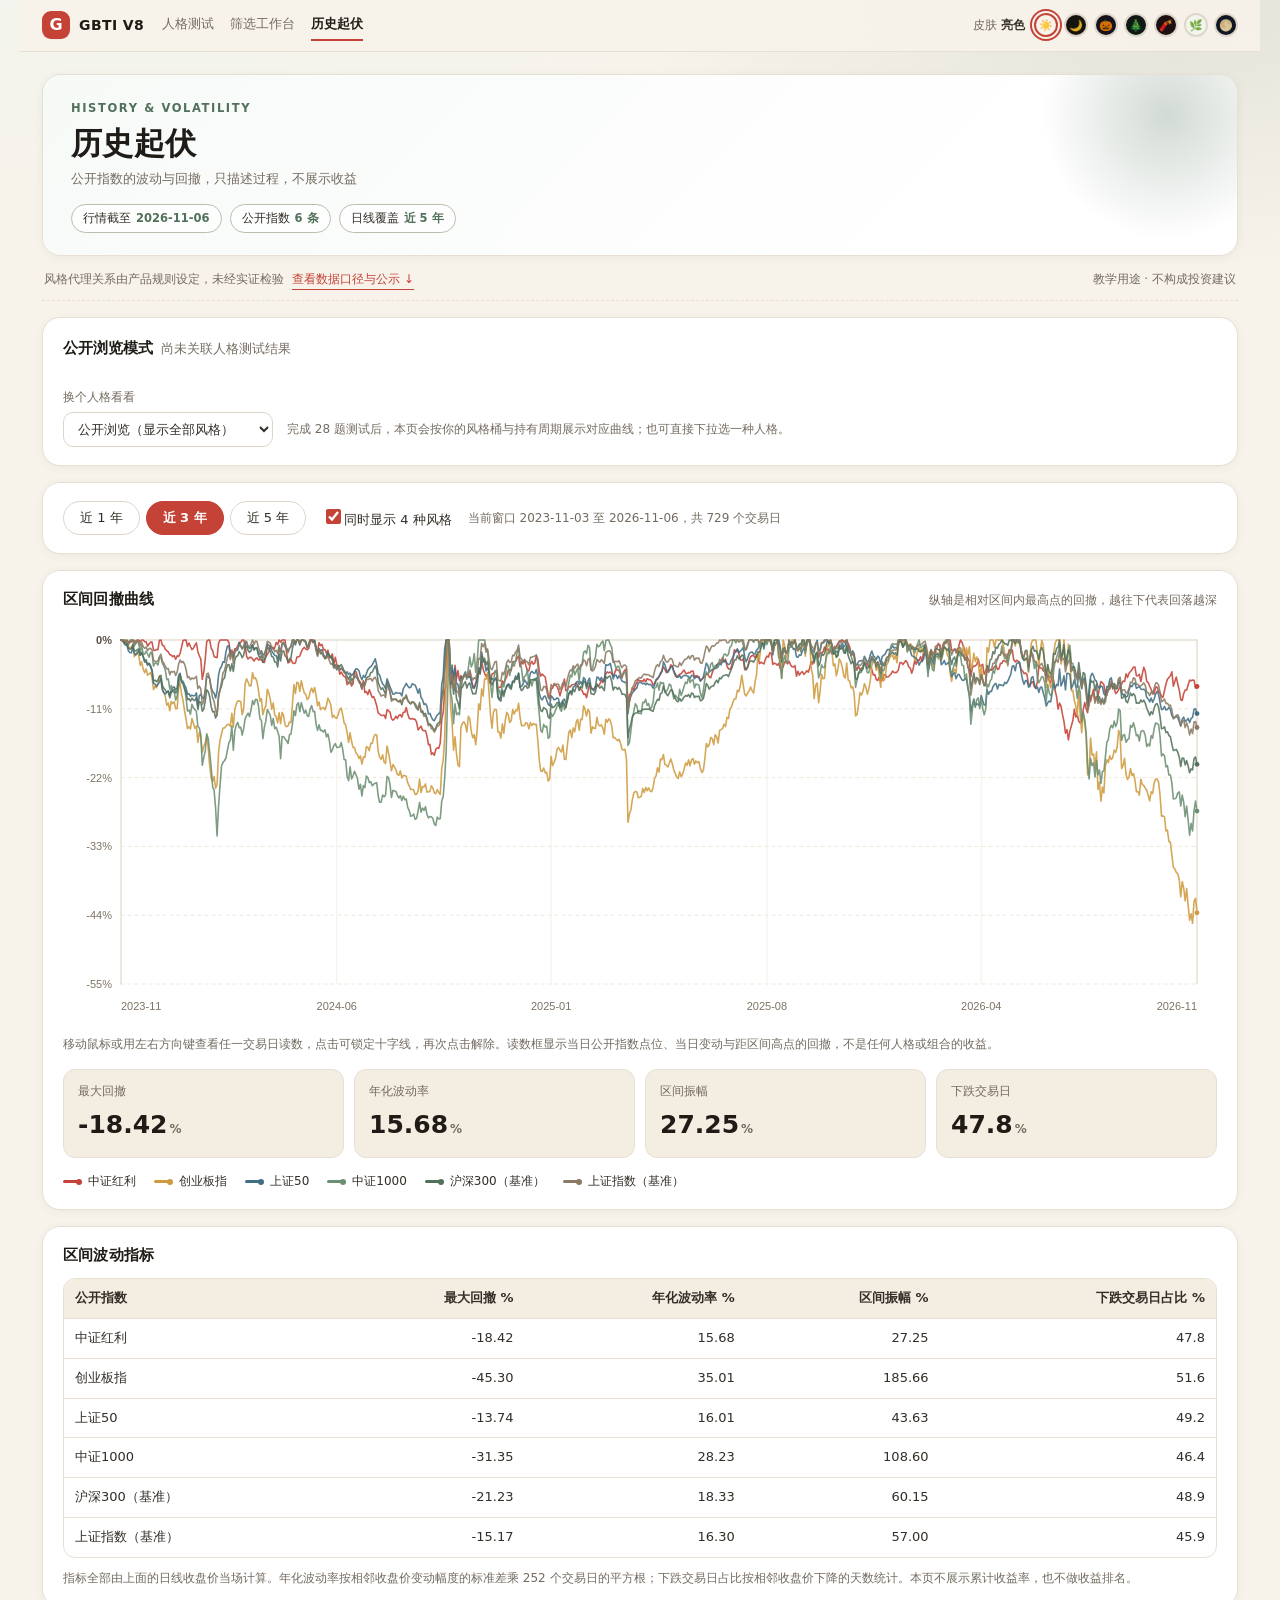
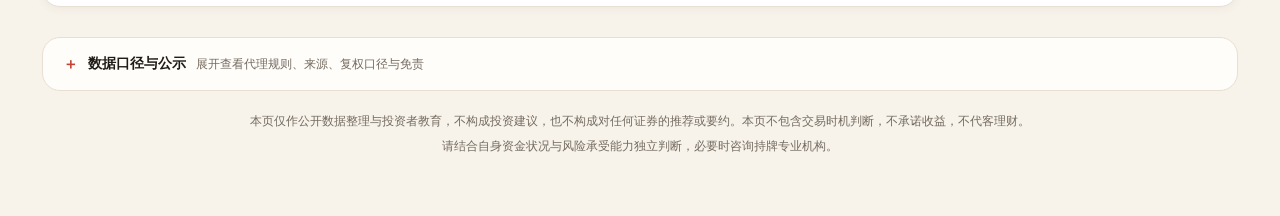
<file: v8/history.html>
<!DOCTYPE html>
<html lang="zh-CN" data-theme="light">
<head>
  <meta charset="UTF-8">
  <meta name="viewport" content="width=device-width, initial-scale=1, viewport-fit=cover">
  <meta name="theme-color" content="#f7f3eb">
  <title>GBTI 历史起伏</title>
  <script src="theme-sync.js"></script>
  <link rel="stylesheet" href="style.css">
  <link rel="stylesheet" href="polish.css">
  <link rel="stylesheet" href="subpage.css">
  <link rel="stylesheet" href="history.css">
  <script src="questions.js" defer></script>
  <script src="scoring.js" defer></script>
  <script src="characters.js" defer></script>
  <script src="polish.js?v=20261110-games" defer></script>
  <script src="allocation.js" defer></script>
  <script src="index-history.js" defer></script>
  <script src="history.js" defer></script>
</head>
<body>
  <div class="sp-shell">

    <header class="sp-topbar">
      <a class="sp-brand" href="index.html"><span class="sp-brand-mark">G</span><span class="sp-brand-name">GBTI V8</span></a>
      <nav class="sp-nav" aria-label="页面导航">
        <a href="index.html">人格测试</a>
        <a href="workbench.html">筛选工作台</a>
        <a href="history.html" class="is-current">历史起伏</a>
      </nav>
      <div class="sp-skin" data-theme-picker aria-label="页面皮肤"></div>
    </header>

    <section class="sp-hero">
      <p class="sp-eyebrow">HISTORY &amp; VOLATILITY</p>
      <h1>历史起伏</h1>
      <p class="sp-sub">公开指数的波动与回撤，只描述过程，不展示收益</p>
      <div class="sp-hero-meta">
        <span class="sp-chip">行情截至 <b id="hs-asof">--</b></span>
        <span class="sp-chip">公开指数 <b>6 条</b></span>
        <span class="sp-chip">日线覆盖 <b>近 5 年</b></span>
      </div>
    </section>

    <p class="sp-strip">
      <span>风格代理关系由产品规则设定，未经实证检验</span><a href="#hs-disclosure">查看数据口径与公示 ↓</a>
      <span class="sp-strip-spacer"></span>
      <span>教学用途 · 不构成投资建议</span>
    </p>

    <section class="sp-card hs-persona" aria-label="人格视图">
      <div class="hs-persona-main">
        <div id="hs-persona-face" class="hs-persona-face" aria-hidden="true" hidden></div>
        <div class="hs-persona-copy">
          <div id="hs-persona-title" class="hs-persona-title"></div>
          <div id="hs-persona-bars" class="hs-persona-bars"></div>
          <div class="hs-persona-actions">
            <label class="sp-field hs-switch"><span>换个人格看看</span><select id="hs-code" class="sp-select"></select></label>
            <span id="hs-persona-note" class="sp-note hs-persona-note"></span>
          </div>
        </div>
      </div>
    </section>

    <section class="sp-card hs-controls" aria-label="观察窗口">
      <div class="hs-ranges" id="hs-ranges" role="group" aria-label="观察窗口">
        <button type="button" data-years="1">近 1 年</button>
        <button type="button" data-years="3">近 3 年</button>
        <button type="button" data-years="5">近 5 年</button>
      </div>
      <label class="sp-check hs-check"><input id="hs-all-styles" type="checkbox"><span>同时显示 4 种风格</span></label>
      <span id="hs-window-note" class="sp-note hs-window-note"></span>
    </section>

    <section class="sp-card hs-chart" aria-label="历史回撤曲线">
      <div class="sp-card-head">
        <h2>区间回撤曲线</h2>
        <span>纵轴是相对区间内最高点的回撤，越往下代表回落越深</span>
      </div>
      <div id="hs-canvas-wrap" class="hs-canvas-wrap">
        <canvas id="hs-canvas" width="1080" height="400" tabindex="0" role="img"
                aria-label="公开指数区间回撤曲线，可用左右方向键查看任一交易日读数"></canvas>
        <div id="hs-tip" class="hs-tip" hidden></div>
      </div>
      <p class="sp-note">移动鼠标或用左右方向键查看任一交易日读数，点击可锁定十字线，再次点击解除。读数框显示当日公开指数点位、当日变动与距区间高点的回撤，不是任何人格或组合的收益。</p>
      <div id="hs-summary" class="hs-summary" aria-label="当前曲线的关键指标"></div>
      <div id="hs-legend" class="hs-legend"></div>
    </section>

    <section class="sp-card hs-stats" aria-label="波动指标">
      <h2>区间波动指标</h2>
      <div class="sp-table-wrap">
        <table id="hs-stats" class="sp-table hs-stats-table">
          <thead><tr>
            <th>公开指数</th><th>最大回撤 %</th><th>年化波动率 %</th>
            <th>区间振幅 %</th><th>下跌交易日占比 %</th>
          </tr></thead>
          <tbody id="hs-stats-body"></tbody>
        </table>
      </div>
      <p class="sp-note">指标全部由上面的日线收盘价当场计算。年化波动率按相邻收盘价变动幅度的标准差乘 252 个交易日的平方根；下跌交易日占比按相邻收盘价下降的天数统计。本页不展示累计收益率，也不做收益排名。</p>
    </section>

    <section class="sp-disclosure" id="hs-disclosure" aria-label="数据口径与公示">
      <details>
        <summary>数据口径与公示<span class="sp-summary-hint">展开查看代理规则、来源、复权口径与免责</span></summary>
        <div class="sp-disclosure-body" id="hs-notice-body"><p>正在读取本地指数快照……</p></div>
      </details>
    </section>

    <footer class="sp-foot">
      <p>本页仅作公开数据整理与投资者教育，不构成投资建议，也不构成对任何证券的推荐或要约。本页不包含交易时机判断，不承诺收益，不代客理财。</p>
      <p>请结合自身资金状况与风险承受能力独立判断，必要时咨询持牌专业机构。</p>
    </footer>
  </div>
</body>
</html>
</file>
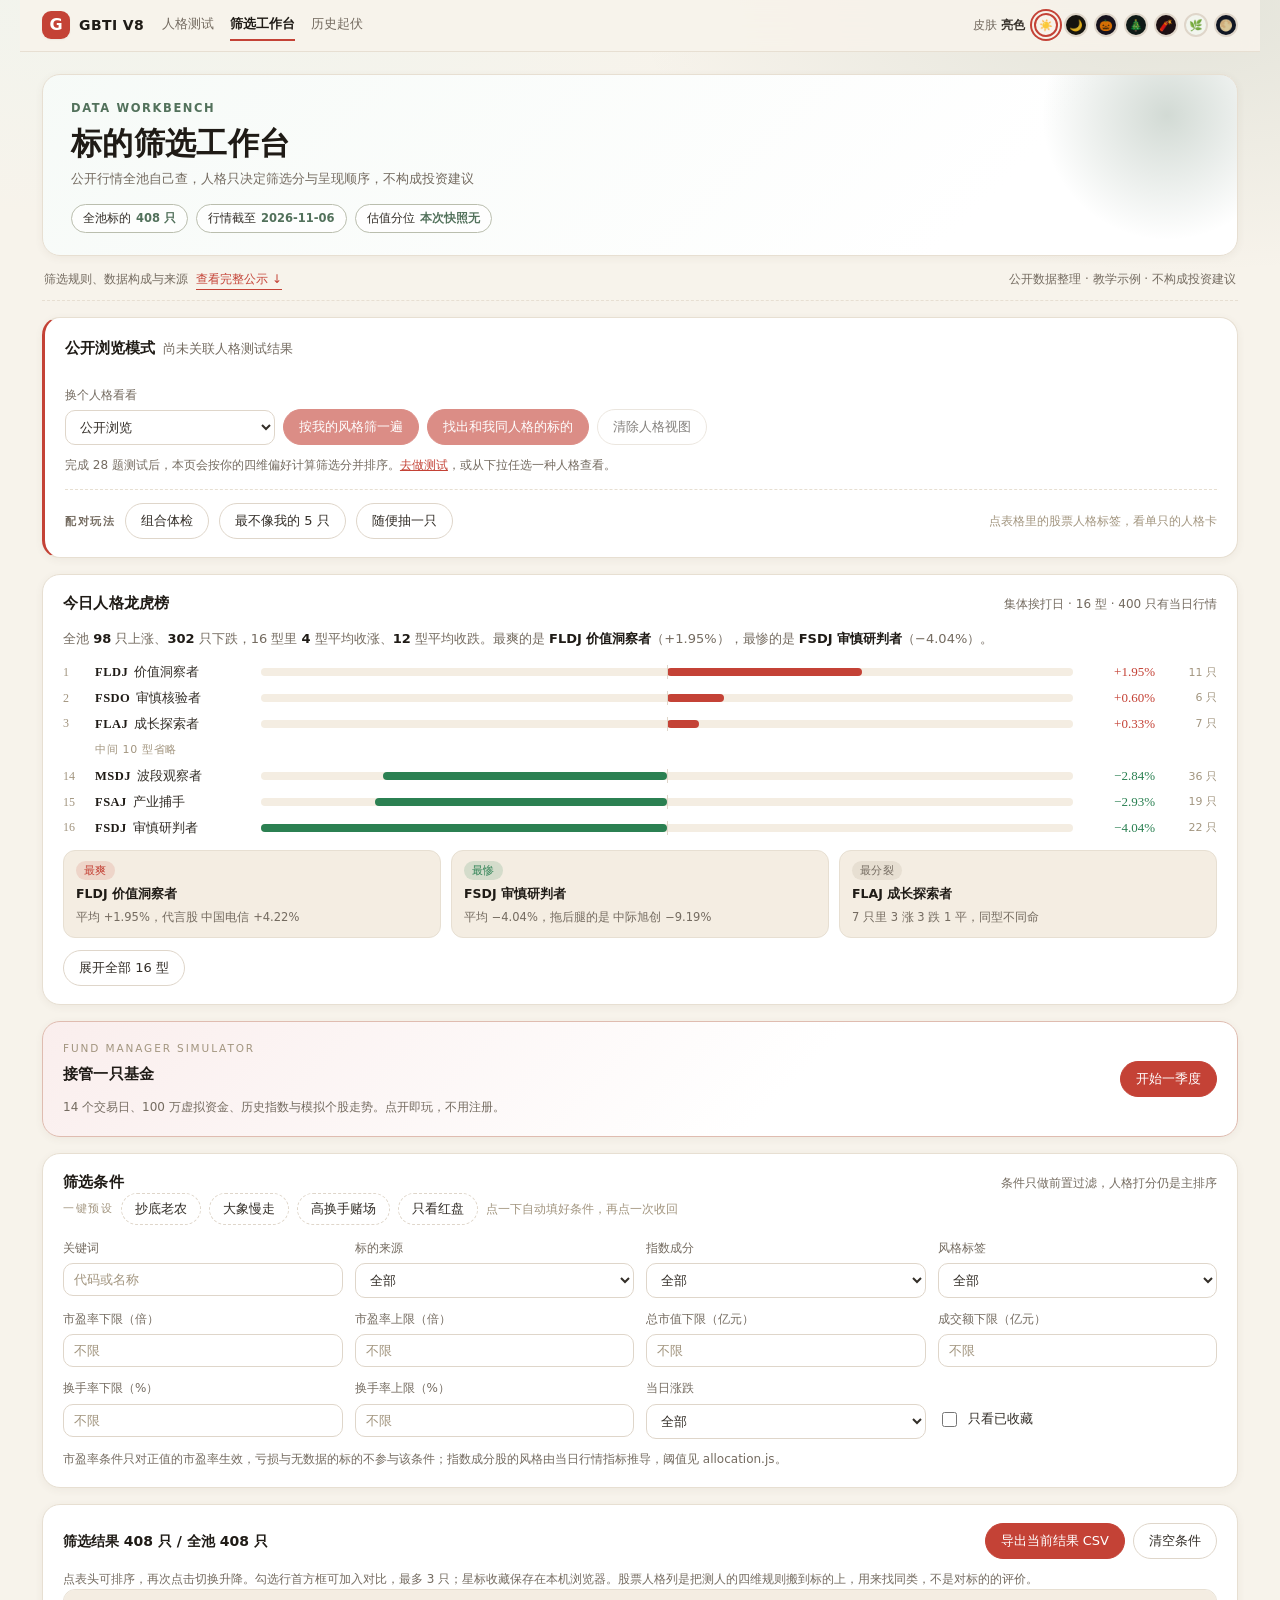
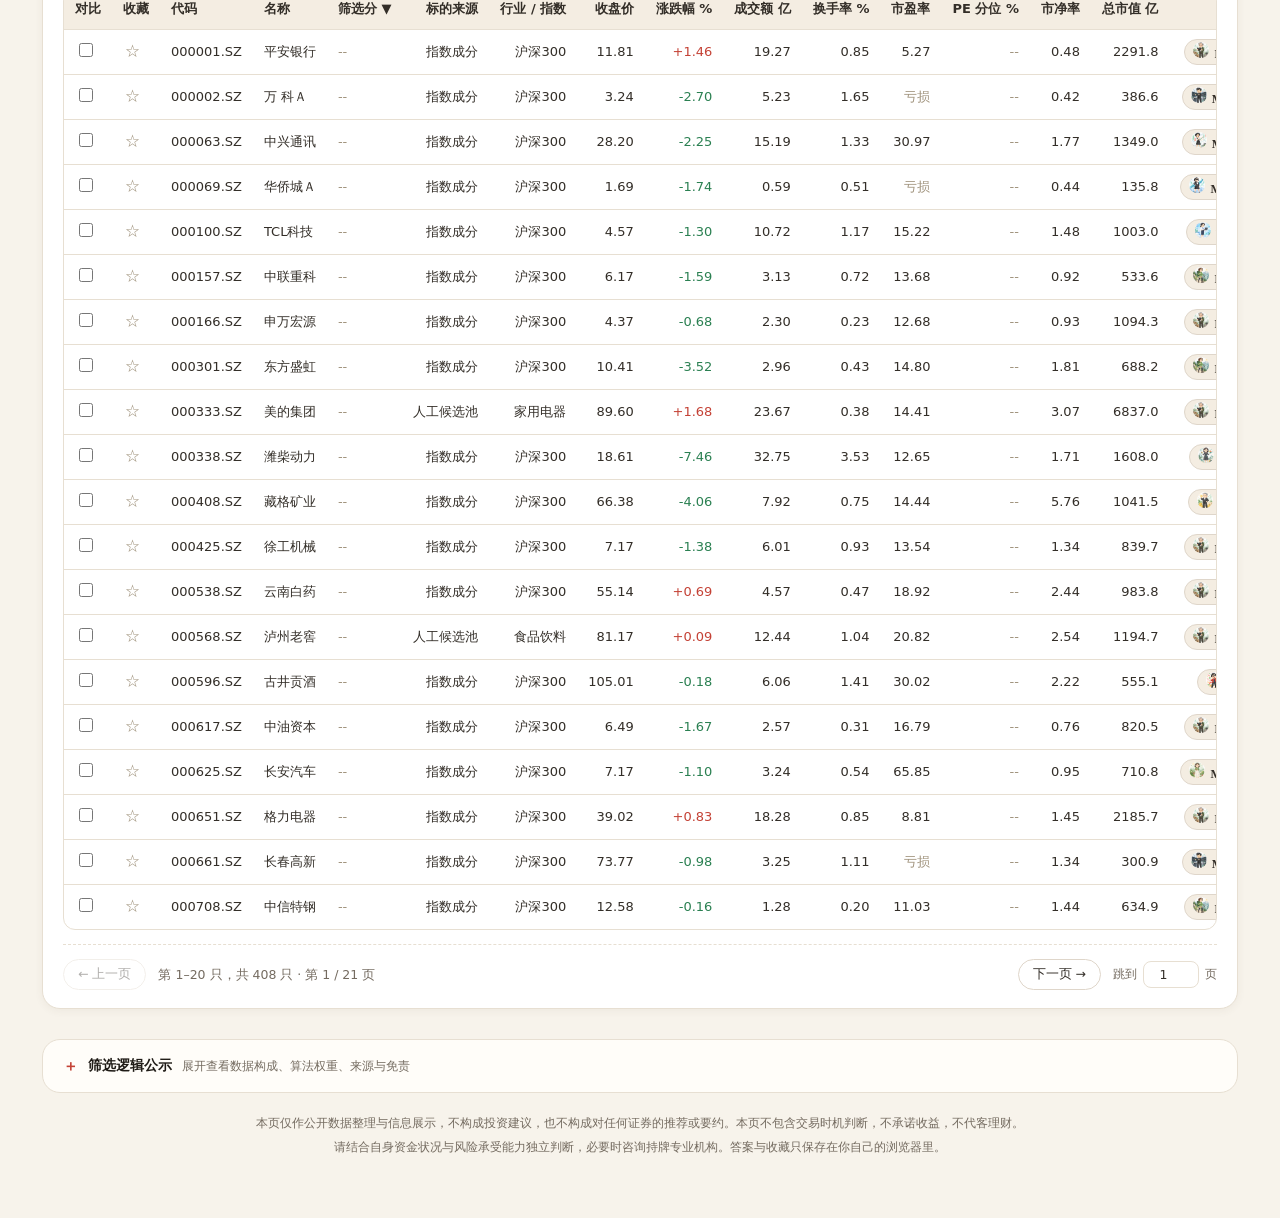
<file: v8/workbench.html>
<!DOCTYPE html>
<html lang="zh-CN" data-theme="light">
<head>
  <meta charset="UTF-8">
  <meta name="viewport" content="width=device-width, initial-scale=1, viewport-fit=cover">
  <meta name="theme-color" content="#f7f3eb">
  <title>GBTI 标的筛选工作台</title>
  <script src="theme-sync.js"></script>
  <link rel="stylesheet" href="style.css">
  <link rel="stylesheet" href="subpage.css">
  <link rel="stylesheet" href="workbench.css?v=20261110-games">
  <link rel="stylesheet" href="polish.css">
  <link rel="stylesheet" href="match.css">
  <link rel="stylesheet" href="sim.css">
  <script src="questions.js" defer></script>
  <script src="scoring.js" defer></script>
  <script src="characters.js" defer></script>
  <script src="polish.js?v=20261110-games" defer></script>
  <script src="pool.js" defer></script>
  <script src="pool-index.js" defer></script>
  <script src="market-data.js" defer></script>
  <script src="allocation.js" defer></script>
  <script src="stock-match.js" defer></script>
  <script src="workbench.js?v=20261110-games" defer></script>
  <script src="workbench-plus.js" defer></script>
  <script src="index-history.js" defer></script>
  <script src="sim.js" defer></script>
  <script src="sim-ui.js" defer></script>
</head>
<body>
  <div class="sp-shell">

    <header class="sp-topbar">
      <a class="sp-brand" href="index.html"><span class="sp-brand-mark">G</span><span class="sp-brand-name">GBTI V8</span></a>
      <nav class="sp-nav" aria-label="页面导航">
        <a href="index.html">人格测试</a>
        <a href="workbench.html" class="is-current">筛选工作台</a>
        <a href="history.html">历史起伏</a>
      </nav>
      <div class="sp-skin" data-theme-picker aria-label="页面皮肤"></div>
    </header>

    <section class="sp-hero">
      <p class="sp-eyebrow">DATA WORKBENCH</p>
      <h1>标的筛选工作台</h1>
      <p class="sp-sub">公开行情全池自己查，人格只决定筛选分与呈现顺序，不构成投资建议</p>
      <div class="sp-hero-meta">
        <span class="sp-chip">全池标的 <b>408 只</b></span>
        <span class="sp-chip">行情截至 <b id="wb-asof">--</b></span>
        <span class="sp-chip">估值分位 <b>本次快照无</b></span>
      </div>
    </section>

    <p class="sp-strip">
      <span>筛选规则、数据构成与来源</span><a href="#wb-disclosure">查看完整公示 ↓</a>
      <span class="sp-strip-spacer"></span>
      <span>公开数据整理 · 教学示例 · 不构成投资建议</span>
    </p>

    <section id="wb-persona" class="sp-card sp-accent wb-persona" aria-label="人格视图">
      <div class="wb-persona-main">
        <div id="wb-persona-face" class="wb-persona-face" aria-hidden="true" hidden></div>
        <div>
          <div id="wb-persona-title" class="wb-persona-title"></div>
          <div id="wb-persona-bars" class="wb-persona-bars"></div>
        </div>
      </div>
      <div class="wb-persona-actions">
        <label class="sp-field wb-persona-switch"><span>换个人格看看</span><select id="wb-code" class="sp-select"></select></label>
        <button id="wb-style-filter" class="sp-btn wb-btn" type="button">按我的风格筛一遍</button>
        <button id="wb-same-filter" class="sp-btn wb-btn" type="button">找出和我同人格的标的</button>
        <button id="wb-persona-clear" class="sp-btn sp-btn-ghost wb-btn" type="button">清除人格视图</button>
      </div>
      <p id="wb-persona-note" class="sp-note wb-persona-note"></p>
      <div class="wb-match-bar" aria-label="配对玩法">
        <span class="wb-match-label">配对玩法</span>
        <button id="wb-match-combo" class="sp-btn sp-btn-ghost wb-btn" type="button">组合体检</button>
        <button id="wb-match-reverse" class="sp-btn sp-btn-ghost wb-btn" type="button">最不像我的 5 只</button>
        <button id="wb-match-random" class="sp-btn sp-btn-ghost wb-btn" type="button">随便抽一只</button>
        <span class="wb-match-hint">点表格里的股票人格标签，看单只的人格卡</span>
      </div>
    </section>

    <section id="wb-rank" class="sp-card wb-rank" hidden aria-label="今日人格龙虎榜">
      <div class="sp-card-head">
        <h2>今日人格龙虎榜</h2>
        <span id="wb-rank-meta">--</span>
      </div>
      <p id="wb-rank-lead" class="wb-rank-lead"></p>
      <div id="wb-rank-body" class="wb-rank-body"></div>
      <div id="wb-rank-top" class="wb-rank-top"></div>
      <button id="wb-rank-toggle" class="sp-btn sp-btn-ghost wb-btn wb-rank-toggle" type="button" aria-expanded="false">展开全部 16 型</button>
    </section>

    <section id="wb-sim" class="sp-card wb-sim" aria-label="基金经理模拟器">
      <div class="wb-sim-main">
        <p class="sim-eyebrow">FUND MANAGER SIMULATOR</p>
        <h2 class="wb-sim-title">接管一只基金</h2>
        <p id="wb-sim-note" class="wb-sim-note">14 个交易日、100 万虚拟资金、历史指数与模拟个股走势。点开即玩，不用注册。</p>
      </div>
      <button id="wb-sim-open" class="sp-btn wb-btn wb-sim-open" type="button">开始一季度</button>
    </section>

    <section id="wb-insight" class="sp-card wb-insight" hidden aria-label="风格分布"></section>

    <section class="sp-card" aria-label="筛选条件">
      <div class="sp-card-head"><h2>筛选条件</h2><span>条件只做前置过滤，人格打分仍是主排序</span></div>
      <div class="wb-presets" aria-label="一键预设">
        <span class="wb-presets-label">一键预设</span>
        <button class="wb-preset" data-preset="farmer" type="button">抄底老农</button>
        <button class="wb-preset" data-preset="elephant" type="button">大象慢走</button>
        <button class="wb-preset" data-preset="casino" type="button">高换手赌场</button>
        <button class="wb-preset" data-preset="red" type="button">只看红盘</button>
        <span id="wb-preset-note" class="wb-preset-note">点一下自动填好条件，再点一次收回</span>
      </div>
      <div class="wb-filter-grid">
        <label class="sp-field wb-field"><span>关键词</span><input id="wb-search" type="search" placeholder="代码或名称" autocomplete="off"></label>
        <label class="sp-field wb-field"><span>标的来源</span><select id="wb-group"></select></label>
        <label class="sp-field wb-field"><span>指数成分</span><select id="wb-index"></select></label>
        <label class="sp-field wb-field"><span>风格标签</span><select id="wb-style"></select></label>
        <label class="sp-field wb-field"><span>市盈率下限（倍）</span><input id="wb-pe-min" type="number" min="0" step="1" placeholder="不限"></label>
        <label class="sp-field wb-field"><span>市盈率上限（倍）</span><input id="wb-pe-max" type="number" min="0" step="1" placeholder="不限"></label>
        <label class="sp-field wb-field"><span>总市值下限（亿元）</span><input id="wb-mcap-min" type="number" min="0" step="100" placeholder="不限"></label>
        <label class="sp-field wb-field"><span>成交额下限（亿元）</span><input id="wb-amount-min" type="number" min="0" step="1" placeholder="不限"></label>
        <label class="sp-field wb-field"><span>换手率下限（%）</span><input id="wb-turnover-min" type="number" min="0" step="0.1" placeholder="不限"></label>
        <label class="sp-field wb-field"><span>换手率上限（%）</span><input id="wb-turnover-max" type="number" min="0" step="0.1" placeholder="不限"></label>
        <label class="sp-field wb-field"><span>当日涨跌</span><select id="wb-chg"></select></label>
        <label class="sp-field sp-check wb-field wb-check"><input id="wb-fav-only" type="checkbox"><span>只看已收藏</span></label>
      </div>
      <p class="sp-note">市盈率条件只对正值的市盈率生效，亏损与无数据的标的不参与该条件；指数成分股的风格由当日行情指标推导，阈值见 allocation.js。</p>
    </section>

    <section class="sp-card" aria-label="筛选结果">
      <div class="wb-toolbar">
        <span id="wb-count" class="wb-count" role="status" aria-live="polite"></span>
        <div class="wb-toolbar-actions">
          <button id="wb-export" class="sp-btn wb-btn" type="button">导出当前结果 CSV</button>
          <button id="wb-reset" class="sp-btn sp-btn-ghost wb-btn" type="button">清空条件</button>
        </div>
      </div>
      <p class="sp-note">点表头可排序，再次点击切换升降。勾选行首方框可加入对比，最多 3 只；星标收藏保存在本机浏览器。股票人格列是把测人的四维规则搬到标的上，用来找同类，不是对标的的评价。</p>
      <div class="sp-table-wrap wb-table-wrap">
        <table id="wb-table" class="sp-table wb-table">
          <thead><tr id="wb-head-row"></tr></thead>
          <tbody id="wb-body"></tbody>
        </table>
      </div>
      <p id="wb-empty" class="sp-note wb-empty" hidden>当前条件下没有符合条件的标的。放宽数值条件或清空条件即可。</p>
      <nav id="wb-pager" class="wb-pager" aria-label="表格分页">
        <button id="wb-page-prev" class="sp-btn sp-btn-ghost wb-page-btn" type="button">← 上一页</button>
        <span id="wb-page-info" class="wb-page-info" role="status"></span>
        <button id="wb-page-next" class="sp-btn sp-btn-ghost wb-page-btn" type="button">下一页 →</button>
        <label class="wb-page-jump"><span>跳到</span><input id="wb-page-input" class="wb-page-input" type="number" min="1" step="1" inputmode="numeric" aria-label="跳转页码"><span>页</span></label>
      </nav>
    </section>

    <section id="wb-compare" class="sp-card wb-compare" hidden aria-label="标的对比">
      <h2>已选对比</h2>
      <div id="wb-compare-body"></div>
    </section>

    <section class="sp-disclosure" id="wb-disclosure" aria-label="筛选逻辑公示">
      <details>
        <summary>筛选逻辑公示<span class="sp-summary-hint">展开查看数据构成、算法权重、来源与免责</span></summary>
        <div class="sp-disclosure-body" id="wb-notice-body"><p>正在读取本地行情快照……</p></div>
      </details>
    </section>

    <footer class="sp-foot">
      <p>本页仅作公开数据整理与信息展示，不构成投资建议，也不构成对任何证券的推荐或要约。本页不包含交易时机判断，不承诺收益，不代客理财。</p>
      <p>请结合自身资金状况与风险承受能力独立判断，必要时咨询持牌专业机构。答案与收藏只保存在你自己的浏览器里。</p>
    </footer>
  </div>
</body>
</html>
</file>
<file: style.css>
/* ==========================================================================
   GBTI V4 · 设计系统
   保留米白 / 朱红 / 暖灰的品牌基调，扩展为完整令牌体系，并支持深浅两套主题。
   ========================================================================== */

/* --- 1. 设计令牌 --------------------------------------------------------- */
:root {
  color-scheme: light;

  --red: #c44236;
  --red-deep: #a8342a;
  --red-soft: #fbf0ea;
  --green: #2b8052;
  --hero-accent: #52715b;
  --hero-soft: #edf5ef;

  --paper: #f7f3eb;
  --paper-2: #fffdf9;
  --surface: #ffffff;
  --surface-muted: #f4ede2;

  --ink: #332e28;
  --ink-strong: #1f1b16;
  --muted: #746b60;
  --faint: #a2957f;
  --line: #e7dfd2;
  --line-strong: #dfd6ca;

  --shadow-xs: 0 1px 2px rgba(82, 72, 55, 0.06);
  --shadow-sm: 0 2px 8px rgba(82, 72, 55, 0.06);
  --shadow-md: 0 10px 30px rgba(82, 72, 55, 0.09);
  --shadow-lg: 0 24px 60px rgba(82, 72, 55, 0.16);

  --radius-sm: 12px;
  --radius: 18px;
  --radius-lg: 24px;
  --radius-pill: 999px;

  --space-1: 4px;
  --space-2: 8px;
  --space-3: 12px;
  --space-4: 16px;
  --space-5: 24px;
  --space-6: 32px;
  --space-7: 48px;

  --font-sans: "Microsoft YaHei", "PingFang SC", "Hiragino Sans GB", "Source Han Sans SC", system-ui, -apple-system, "Segoe UI", Roboto, sans-serif;
  --font-serif: "Songti SC", "SimSun", "Source Han Serif SC", Georgia, serif;

  --ease: cubic-bezier(0.22, 0.61, 0.36, 1);
  --dur: 240ms;

  --topbar-h: 58px;
  --side-w: 306px;
  --shell-max: 1120px;
}

/* 暗色基础变量：暗色与节日夜色系皮肤（万圣节/圣诞/春节/中秋）共用，各皮肤在其后覆盖专属配色。 */
html:is([data-theme="dark"], [data-theme="halloween"], [data-theme="christmas"], [data-theme="spring"], [data-theme="midautumn"]) {
  color-scheme: dark;

  --red: #e07362;
  --red-deep: #c85a49;
  --red-soft: #2f211d;
  --green: #61b98a;

  --paper: #16140f;
  --paper-2: #1e1b16;
  --surface: #221f1a;
  --surface-muted: #2a2620;

  --ink: #ebe3d7;
  --ink-strong: #ffffff;
  --muted: #a89e91;
  --faint: #837766;
  --line: #362f27;
  --line-strong: #453c32;

  --shadow-xs: 0 1px 2px rgba(0, 0, 0, 0.4);
  --shadow-sm: 0 2px 10px rgba(0, 0, 0, 0.45);
  --shadow-md: 0 12px 32px rgba(0, 0, 0, 0.5);
  --shadow-lg: 0 26px 64px rgba(0, 0, 0, 0.6);
}

/* --- 2. 基础 ------------------------------------------------------------- */
* { box-sizing: border-box; }
/* 背景色放在 html 上，作为画布底色，这样负层的背景光斑才能显示出来。 */
html { scroll-behavior: smooth; background: var(--paper); }
body {
  margin: 0;
  min-height: 100vh;
  background: transparent;
  color: var(--ink);
  font-family: var(--font-sans);
  font-size: 16px;
  line-height: 1.75;
  -webkit-text-size-adjust: 100%;
  -webkit-font-smoothing: antialiased;
  overflow-x: hidden;
}
body.ai-open { overflow: hidden; }
@media (min-width: 900px) { body.ai-open { overflow: auto; } }

h1, h2, h3 { color: var(--ink-strong); line-height: 1.4; }
h1 { font-size: clamp(28px, 5.4vw, 40px); margin: 0 0 var(--space-4); letter-spacing: -0.01em; }
h1 span { color: var(--red); }
h2 { font-size: clamp(19px, 3.4vw, 23px); margin: 0 0 var(--space-4); }
h3 { font-size: 17px; margin: 0 0 var(--space-2); }
p { margin: 0 0 var(--space-3); }
a { color: var(--red); }
img { max-width: 100%; }
[hidden] { display: none !important; }
.vh {
  position: absolute; width: 1px; height: 1px; margin: -1px; padding: 0;
  overflow: hidden; clip: rect(0 0 0 0); white-space: nowrap; border: 0;
}
.skip-link {
  position: absolute; left: 50%; top: -60px; transform: translateX(-50%);
  z-index: 99; padding: 10px 18px; background: var(--red); color: #fff;
  border-radius: 0 0 var(--radius-sm) var(--radius-sm); text-decoration: none; font-size: 14px;
  transition: top var(--dur) var(--ease);
}
.skip-link:focus { top: 0; }

:where(a, button, summary, input, textarea, [tabindex]):focus-visible {
  outline: 3px solid var(--red); outline-offset: 3px; border-radius: 6px;
}
h1:focus, h2:focus { outline: none; }

/* --- 3. 背景光斑 --------------------------------------------------------- */
.aurora { position: fixed; inset: 0; z-index: -1; overflow: hidden; pointer-events: none; }
.aurora span {
  position: absolute; display: block; border-radius: 50%; filter: blur(80px); opacity: 0.5;
}
.aurora span:nth-child(1) { width: 46vw; height: 46vw; left: -12vw; top: -10vw; background: rgba(196, 66, 54, 0.16); }
.aurora span:nth-child(2) { width: 40vw; height: 40vw; right: -12vw; top: 18vh; background: rgba(43, 128, 82, 0.13); }
.aurora span:nth-child(3) { width: 38vw; height: 38vw; left: 24vw; bottom: -14vw; background: rgba(196, 148, 54, 0.12); }

/* --- 4. 顶栏 ------------------------------------------------------------- */
.topbar {
  position: sticky; top: 0; z-index: 40;
  background: color-mix(in srgb, var(--paper) 82%, transparent);
  backdrop-filter: saturate(1.4) blur(14px);
  -webkit-backdrop-filter: saturate(1.4) blur(14px);
  border-bottom: 1px solid var(--line);
}
@supports not (backdrop-filter: blur(4px)) { .topbar { background: var(--paper); } }
.topbar-inner {
  max-width: var(--shell-max); margin: 0 auto;
  height: var(--topbar-h); padding: 0 var(--space-4);
  display: flex; align-items: center; gap: var(--space-4);
}
.brand { color: var(--red); font-size: clamp(19px, 3vw, 22px); font-weight: 800; letter-spacing: 0.06em; text-decoration: none; white-space: nowrap; }
.brand span { font-size: 12px; font-weight: 500; color: var(--muted); letter-spacing: 0; }
.topnav { display: flex; align-items: center; gap: var(--space-2); margin-left: auto; }
.topnav a {
  font: inherit; font-size: 14px; color: var(--muted); text-decoration: none;
  background: none; border: 0; padding: 7px 12px; border-radius: var(--radius-pill); cursor: pointer;
  transition: color var(--dur) var(--ease), background var(--dur) var(--ease);
}
.topnav a:hover { color: var(--red); background: var(--red-soft); }
.topbar-actions { display: flex; align-items: center; gap: 6px; }
.icon-button {
  display: grid; place-items: center; width: 38px; height: 38px; padding: 0;
  background: transparent; border: 1px solid var(--line); border-radius: 12px;
  color: var(--muted); cursor: pointer;
  transition: color var(--dur) var(--ease), border-color var(--dur) var(--ease), background var(--dur) var(--ease);
}
.icon-button svg { width: 19px; height: 19px; }
.icon-button:hover { color: var(--red); border-color: var(--red); background: var(--red-soft); }
.topbar-progress { height: 3px; background: transparent; }
.topbar-progress span {
  display: block; height: 100%; width: 0;
  background: linear-gradient(90deg, var(--red), #e0a04a);
  transition: width var(--dur) var(--ease);
}

/* --- 5. 版式骨架 --------------------------------------------------------- */
.shell {
  max-width: var(--shell-max); margin: 0 auto;
  padding: var(--space-6) var(--space-4) var(--space-7);
  display: grid; gap: var(--space-6); grid-template-columns: 1fr;
}
.shell-side { display: none; }

/* --- 6. 首屏引导 --------------------------------------------------------- */
.on-result .shell { grid-template-columns: minmax(0, 1fr); }
.on-result .shell-side { display: none; }
body:has(#weekly-map[data-dialog-open]) { overflow: hidden; }
#weekly-map { min-width: 0; scroll-margin-top: calc(var(--topbar-h) + 20px); }
.section-page-header { padding: 12px 0 8px; }
.section-page-header a { display: inline-block; margin-bottom: 28px; color: var(--red); font-size: 14px; text-decoration: none; }
.section-page-header a:hover { text-decoration: underline; }
.section-page-header .section-kicker { margin: 0 0 6px; }
.section-page-header h1 { margin: 0; color: var(--ink-strong); font-size: clamp(26px, 4vw, 36px); line-height: 1.4; }
.section-page-header .hint { margin: 8px 0 0; }
html.on-subpage #result { padding-top: 0; }
html.on-subpage #result > * { display: none !important; }
html.on-subpage[data-section="news"] #result > #weekly-news,
html.on-subpage[data-section="plan"] #result > #plan,
html.on-subpage[data-section="xuanxue"] #result > #xuanxue { display: block !important; margin-top: 0; }
html.on-subpage #result > .fold { border: 0; background: transparent; box-shadow: none; overflow: visible; }
html.on-subpage #result > .fold > summary { display: none; }
html.on-subpage #result > .fold > .fold-body { padding: 0; }
html:not(.on-subpage) #result > :is(#weekly-news,#plan,#xuanxue) > summary .fold-chev { transform: rotate(-90deg); }
html:not(.on-subpage) #result > :is(#weekly-news,#plan,#xuanxue) > summary[role="link"] { cursor: pointer; }

.intro { padding: var(--space-2) 2px var(--space-3); }
.eyebrow, .section-kicker {
  color: var(--red); font-size: 13px; letter-spacing: 0.08em; font-weight: 600; margin: 0 0 var(--space-3);
}
.intro-lead { font-size: 16px; color: var(--muted); max-width: 46em; }
.intro-chips { display: flex; flex-wrap: wrap; gap: var(--space-2); list-style: none; padding: 0; margin: var(--space-4) 0 var(--space-5); }
.intro-chips li {
  font-size: 13px; color: var(--muted); background: var(--surface);
  border: 1px solid var(--line); border-radius: var(--radius-pill); padding: 6px 14px;
}
.intro-cta { display: flex; flex-wrap: wrap; gap: var(--space-3); }

/* --- 7. 按钮 ------------------------------------------------------------- */
.button-primary, .button-ghost, .button-secondary, .pill-button {
  font: inherit; cursor: pointer; text-align: center; text-decoration: none;
  border-radius: 14px; transition: transform var(--dur) var(--ease), background var(--dur) var(--ease),
    border-color var(--dur) var(--ease), box-shadow var(--dur) var(--ease), color var(--dur) var(--ease);
}
.button-primary {
  display: flex; align-items: center; justify-content: center; gap: var(--space-2);
  width: 100%; padding: 15px 22px; font-size: 16px; font-weight: 600;
  background: var(--red); color: #fff; border: 1px solid transparent;
  box-shadow: 0 8px 20px color-mix(in srgb, var(--red) 26%, transparent);
}
.button-primary:hover { background: var(--red-deep); transform: translateY(-1px); }
.button-primary:active { transform: translateY(0); }
.button-ghost {
  display: block; width: 100%; padding: 13px 20px; font-size: 15px;
  background: var(--surface); color: var(--ink); border: 1px solid var(--line-strong);
}
.button-ghost:hover { border-color: var(--red); color: var(--red); }
.button-secondary {
  display: block; width: 100%; padding: 12px 18px; font-size: 14px; font-weight: 600;
  background: var(--red-soft); color: var(--red); border: 1px solid color-mix(in srgb, var(--red) 30%, transparent);
}
.button-secondary:hover { background: var(--red); color: #fff; }
.intro-cta .button-primary { width: auto; min-width: 190px; }
.intro-cta .button-ghost { width: auto; }
.pill-button {
  padding: 6px 14px; font-size: 12.5px; font-weight: 600; white-space: nowrap;
  background: var(--red-soft); color: var(--red); border: 1px solid color-mix(in srgb, var(--red) 26%, transparent);
}
.pill-button:hover { background: var(--red); color: #fff; }
button:disabled { cursor: default; opacity: 0.6; }

/* --- 8. 卡片 ------------------------------------------------------------- */
.card {
  padding: var(--space-5); background: var(--paper-2);
  border: 1px solid var(--line); border-radius: var(--radius-lg); box-shadow: var(--shadow-sm);
}
.quiz-card { animation: rise 420ms var(--ease) both; }

/* --- 9. 答题 ------------------------------------------------------------- */
.progress-label { display: flex; justify-content: space-between; gap: var(--space-2); color: var(--muted); font-size: 13px; }
progress {
  display: block; width: 100%; height: 6px; margin: var(--space-3) 0 var(--space-5);
  border: 0; border-radius: var(--radius-pill); overflow: hidden; background: var(--line); accent-color: var(--red);
  appearance: none; -webkit-appearance: none;
}
progress::-webkit-progress-bar { background: var(--line); border-radius: var(--radius-pill); }
progress::-webkit-progress-value { background: linear-gradient(90deg, var(--red), #e0a04a); border-radius: var(--radius-pill); transition: width var(--dur) var(--ease); }
progress::-moz-progress-bar { background: var(--red); border-radius: var(--radius-pill); }
.question-top { display: flex; justify-content: space-between; align-items: center; gap: var(--space-3); margin-bottom: var(--space-3); }
.question-top .eyebrow { margin: 0; }
#question-number { color: var(--faint); font-size: 25px; font-weight: 600; font-variant-numeric: tabular-nums; }
.options { display: grid; gap: var(--space-3); }
.option {
  display: flex; align-items: center; gap: var(--space-3); width: 100%;
  min-height: 74px; padding: 15px 16px; text-align: left;
  background: var(--surface); border: 1px solid var(--line-strong); border-radius: var(--radius-sm);
  color: var(--ink); font: inherit; font-size: 16px; line-height: 1.7; cursor: pointer;
  transition: transform var(--dur) var(--ease), border-color var(--dur) var(--ease),
    background var(--dur) var(--ease), box-shadow var(--dur) var(--ease);
}
.option-letter {
  display: grid; place-items: center; flex: 0 0 30px; height: 30px; border-radius: 50%;
  border: 1px solid var(--line); font-size: 13px; font-weight: 600; color: var(--red);
  transition: inherit;
}
.option.selected { background: var(--red-soft); border-color: var(--red); box-shadow: 0 0 0 3px color-mix(in srgb, var(--red) 14%, transparent); }
.option.selected .option-letter { background: var(--red); border-color: var(--red); color: #fff; }
@media (hover: hover) {
  .option:hover { border-color: var(--red); background: var(--red-soft); transform: translateY(-1px); box-shadow: var(--shadow-sm); }
}
@keyframes rise { from { opacity: 0; transform: translateY(10px); } to { opacity: 1; transform: none; } }
@keyframes pop  { from { opacity: 0; transform: scale(0.96); } to { opacity: 1; transform: none; } }
.option.pop { animation: pop 260ms var(--ease); }
.quiz-bottom { display: flex; justify-content: space-between; align-items: center; gap: var(--space-2); margin-top: var(--space-5); font-size: 12.5px; color: var(--muted); }
.text-button { border: 0; background: transparent; color: var(--ink); padding: 10px 0; font: inherit; font-size: 13px; cursor: pointer; }
.text-button:disabled { color: var(--faint); }
.quiz-tip { text-align: right; }
.quiz-reset { display: block; margin: var(--space-2) auto 0; color: var(--muted); font-size: 12px; text-decoration: underline; }

/* --- 10. 结果 · 主卡 ----------------------------------------------------- */
#result { padding-top: var(--space-5); animation: rise 420ms var(--ease) both; }
.hero-card {
  position: relative; overflow: hidden; text-align: center;
  padding: var(--space-5) var(--space-4) var(--space-5);
  background: var(--surface);
  box-shadow: var(--shadow-md);
}
.hero-card::before {
  content: ""; position: absolute; inset: 0 0 auto; height: 180px;
  background: linear-gradient(180deg, var(--hero-soft), transparent);
  opacity: 0.85; pointer-events: none;
}
.hero-top {
  position: relative;
  display: grid;
  grid-template-columns: minmax(0, 1fr) auto minmax(0, 1fr);
  align-items: center;
  gap: var(--space-3);
  margin-bottom: var(--space-3);
}
.hero-label { font-size: 13.5px; color: var(--muted); margin: 0; text-align: left; }
.hero-card h1 {
  position: relative; font-size: clamp(32px, 9vw, 46px); font-weight: 900;
  margin: 0; line-height: 1.25; letter-spacing: -0.01em; color: var(--ink-strong);
}
.hero-code {
  position: relative; color: var(--green); font-size: clamp(28px, 8vw, 38px);
  line-height: 1.15; letter-spacing: 0.1em; font-weight: 800; margin: 2px 0 var(--space-2);
  font-variant-numeric: tabular-nums;
}
.character-image {
  position: relative; display: block; width: 100%; max-width: 380px; height: auto;
  aspect-ratio: 4 / 5; object-fit: contain; margin: 0 auto;
  filter: drop-shadow(0 14px 28px rgba(82, 72, 55, 0.14));
  animation: pop 520ms var(--ease) both;
}
.hero-motto { position: relative; font-size: 17px; line-height: 1.7; margin: var(--space-3) var(--space-3) var(--space-4); color: var(--muted); }
.hero-motto::before { content: "“"; }
.hero-motto::after { content: "”"; }
.hero-card .tags { position: relative; justify-content: center; margin: 0 0 var(--space-4); }
.hero-context { position: relative; text-align: left; background: var(--hero-soft); border-radius: var(--radius); padding: var(--space-4); }
.hero-context h2 { color: var(--hero-accent); font-size: 15px; font-weight: 700; margin: 0 0 var(--space-3); }
.hero-context .body-copy { color: var(--ink); }
.hero-context .axis-summary { border-color: color-mix(in srgb, var(--hero-accent) 22%, transparent); }

.tags { display: flex; flex-wrap: wrap; gap: var(--space-2); margin-bottom: var(--space-4); }
.tags span {
  font-size: 12.5px; line-height: 1.5; padding: 6px 12px; border-radius: var(--radius-pill);
  background: var(--hero-soft); color: var(--hero-accent); border: 1px solid transparent;
}
.body-copy { font-size: 16.5px; line-height: 1.95; margin: 0; color: var(--ink); }
.axis-summary { font-size: 13.5px; color: var(--muted); margin: var(--space-4) 0 0; border-top: 1px solid var(--line); padding-top: var(--space-3); }

/* --- 11. 结果 · 雷达图 --------------------------------------------------- */
.dimension-section { margin-top: var(--space-6); }
.section-heading { margin: 0 2px var(--space-5); }
.section-heading h2 { margin-bottom: var(--space-2); }
.section-heading > p:last-child { font-size: 15px; color: var(--muted); margin: 0; }
.radar-card { display: grid; gap: var(--space-5); margin-bottom: var(--space-5); justify-items: center; }
.radar-wrap { width: 100%; max-width: 320px; }
#radar { display: block; width: 100%; height: auto; }
.radar-caption { width: 100%; display: grid; gap: var(--space-3); }
@media (min-width: 600px) { .radar-caption { grid-template-columns: 1fr 1fr; column-gap: var(--space-6); } }
.radar-caption .rc-row { display: grid; grid-template-columns: minmax(88px, auto) 1fr auto; align-items: center; gap: var(--space-3); font-size: 13px; }
.radar-caption .rc-key { color: var(--muted); white-space: nowrap; }
.radar-caption .rc-bar { height: 7px; border-radius: var(--radius-pill); background: var(--line); overflow: hidden; }
.radar-caption .rc-bar i { display: block; height: 100%; border-radius: var(--radius-pill); }
.radar-caption .rc-val { color: var(--ink); font-weight: 600; font-variant-numeric: tabular-nums; white-space: nowrap; }

/* --- 12. 结果 · 维度卡 --------------------------------------------------- */
.dimension-list { display: grid; gap: var(--space-4); }
.dimension-card { padding: var(--space-5); }
.dimension-top { display: flex; align-items: flex-start; justify-content: space-between; gap: var(--space-3); margin-bottom: var(--space-4); }
.dimension-top h3 { font-size: 18px; margin: 0; }
.dimension-number { color: var(--red); margin-right: 7px; font-size: 13px; font-variant-numeric: tabular-nums; }
.dimension-badge {
  font-size: 12px; color: var(--red); background: var(--red-soft); border-radius: var(--radius-pill);
  padding: 4px 11px; white-space: nowrap;
}
.score-label { display: flex; justify-content: space-between; gap: var(--space-3); font-size: 13.5px; }
.score-label > span { display: flex; flex-direction: column; }
.score-label > span:last-child { text-align: right; }
.score-label strong { font-size: 17px; font-weight: 600; font-variant-numeric: tabular-nums; }
.score-label .left-score { color: var(--ink); }
.score-label .left-score strong { color: var(--red); }
.score-label .right-score { color: var(--muted); }
.score-track { height: 10px; background: var(--line); border-radius: var(--radius-pill); overflow: hidden; margin: var(--space-3) 0 var(--space-4); }
.score-fill { height: 100%; background: linear-gradient(90deg, var(--red), #e0a04a); border-radius: var(--radius-pill); transition: width 600ms var(--ease); }
.dimension-description { font-size: 15.5px; color: var(--ink); line-height: 1.85; margin: 0; }
.hint { font-size: 13px; color: var(--muted); line-height: 1.85; }
.score-note { margin: var(--space-4) 2px 0; }
.reflection-card { margin-top: var(--space-5); border-left: 3px solid var(--red); }
.rules-card { margin-top: var(--space-5); }
.rules-card summary { cursor: pointer; font-size: 15px; font-weight: 600; }
.rules-card p { font-size: 15px; color: var(--muted); line-height: 1.9; margin: var(--space-3) 0 0; }

/* --- 13. 资产配置建议 ---------------------------------------------------- */
:root {
  --c-equity: #c44236;
  --c-bond: #416e83;
  --c-money: #6b8f71;
  --c-gold: #cf9b3f;
}
html:is([data-theme="dark"], [data-theme="halloween"], [data-theme="christmas"], [data-theme="spring"], [data-theme="midautumn"]) {
  --c-equity: #e07362;
  --c-bond: #6b9bb5;
  --c-money: #8fb894;
  --c-gold: #e0b862;
}

.plan-section { margin-top: var(--space-6); }
.plan-section > .section-heading { margin-bottom: var(--space-5); }

.plan-hero:not([hidden]) {
  display: grid; grid-template-columns: 128px minmax(0, 1fr); align-items: center;
  gap: 18px; padding: 16px; border: 1px solid var(--line); border-radius: var(--radius-sm);
  background: linear-gradient(135deg, var(--surface-muted), var(--surface) 65%);
}
.plan-hero-figure { display: block; width: 100%; aspect-ratio: 3 / 4; object-fit: cover; border-radius: var(--radius-sm); }
.plan-hero-kicker { margin: 0 0 4px; font-size: 11px; letter-spacing: .16em; color: var(--red); font-weight: 700; }
.plan-hero-main h3 { margin: 0 0 6px; font-size: 20px; }
.plan-hero-desc { margin: 0 0 12px; font-size: 13px; color: var(--muted); }
.plan-axes { display: grid; gap: 8px; }
.plan-axis-label { display: flex; justify-content: space-between; gap: 8px; font-size: 11.5px; color: var(--muted); }
.plan-axis-label b { color: var(--ink); font-variant-numeric: tabular-nums; }
.plan-axis-track { display: block; height: 7px; margin-top: 3px; border-radius: var(--radius-pill); overflow: hidden; background: var(--red); }
.plan-axis-track i { display: block; height: 100%; background: var(--line-strong); }
@media (max-width: 620px) {
  .plan-hero:not([hidden]) { grid-template-columns: 88px minmax(0, 1fr); gap: 12px; padding: 12px; }
  .plan-hero-main h3 { font-size: 17px; }
}

.plan-actions { display: flex; flex-wrap: wrap; gap: var(--space-2); margin-top: var(--space-4); }
.plan-actions .pill-button { padding: 8px 14px; font-size: 13px; }
.plan-actions .pill-button[hidden] { display: none; }

.plan-grid { display: grid; gap: var(--space-4); }
@media (min-width: 900px) { .plan-grid { grid-template-columns: minmax(0, 1.05fr) minmax(0, 1fr); } }

.plan-card-head {
  display: flex; align-items: center; justify-content: space-between;
  flex-wrap: wrap; gap: var(--space-2) var(--space-3); margin-bottom: var(--space-4);
}
.plan-card-head h3 { font-size: 18px; margin: 0; }
.plan-sub { margin: 0 0 var(--space-3); font-size: 12.5px; color: var(--muted); }
.plan-tipchip {
  font-size: 11.5px; color: var(--faint); white-space: nowrap;
  border: 1px dashed var(--line-strong); border-radius: var(--radius-pill); padding: 2px 10px;
}

/* 环形图 */
.plan-donut-wrap { position: relative; max-width: 280px; margin: 0 auto var(--space-5); }
.plan-donut-wrap canvas { display: block; width: 100%; height: auto; }
.plan-donut-center {
  position: absolute; inset: 0; display: flex; flex-direction: column;
  align-items: center; justify-content: center; pointer-events: none;
}
.plan-donut-center strong { font-size: 22px; font-weight: 800; color: var(--ink); font-variant-numeric: tabular-nums; }
.plan-donut-center span { font-size: 11.5px; color: var(--muted); margin-top: 2px; }

/* 比例条，整条可点 */
.plan-bars { list-style: none; margin: 0; padding: 0; display: grid; gap: var(--space-2); }
.plan-bar .pb-btn {
  display: block; width: 100%; padding: 8px 10px; font: inherit; text-align: left; cursor: pointer;
  background: transparent; border: 1px solid transparent; border-radius: var(--radius-sm);
  transition: background var(--dur) var(--ease), border-color var(--dur) var(--ease);
}
.plan-bar .pb-btn:hover { background: var(--paper-2); }
.plan-bar.is-on .pb-btn { background: var(--red-soft); border-color: color-mix(in srgb, var(--red) 30%, transparent); }
.plan-bar .pb-head { display: flex; align-items: center; gap: 8px; }
.plan-bar .pb-dot { width: 9px; height: 9px; border-radius: 50%; flex: none; background: var(--sleeve-color); }
.plan-bar .pb-name { font-size: 14.5px; color: var(--ink); }
.plan-bar .pb-money { margin-left: auto; font-size: 17px; font-variant-numeric: tabular-nums; color: var(--ink-strong); }
.plan-bar .pb-pct { flex: none; font-variant-numeric: tabular-nums; color: var(--sleeve-color); }
.plan-bar .pb-track { display: block; height: 8px; background: var(--line); border-radius: var(--radius-pill); overflow: hidden; margin: 6px 0; }
.plan-bar .pb-fill { display: block; height: 100%; border-radius: var(--radius-pill); background: var(--sleeve-color); transition: width 600ms var(--ease); }
.plan-bar .pb-note { display: flex; align-items: baseline; justify-content: space-between; gap: 12px; font-size: 12.5px; color: var(--muted); }
.plan-bar[data-sleeve="equity"] { --sleeve-color: var(--c-equity); }
.plan-bar[data-sleeve="bond"] { --sleeve-color: var(--c-bond); }
.plan-bar[data-sleeve="money"] { --sleeve-color: var(--c-money); }
.plan-bar[data-sleeve="gold"] { --sleeve-color: var(--c-gold); }

/* 情景微调 */
.plan-tweak { margin-top: var(--space-5); border-top: 1px dashed var(--line); padding-top: var(--space-4); }
.plan-tweak-head {
  display: flex; align-items: center; justify-content: space-between; flex-wrap: wrap;
  gap: var(--space-2); margin: 0 0 var(--space-3); font-size: 13.5px; font-weight: 600; color: var(--ink);
}
.plan-tweaks { list-style: none; margin: 0; padding: 0; display: grid; grid-template-columns: repeat(2, minmax(0, 1fr)); gap: var(--space-2); }
/* 基准项独占一行，两个调整方向并列，排布更稳。 */
.plan-tweaks > li:first-child { grid-column: 1 / -1; }
.plan-tweaks > li:first-child .tweak-btn { flex-direction: row; align-items: baseline; flex-wrap: wrap; gap: 4px 10px; }
.plan-tweaks > li:first-child .tweak-btn b { margin-top: 0; margin-left: auto; }
.tweak-btn {
  display: flex; flex-direction: column; gap: 3px; width: 100%; padding: 10px 12px;
  font: inherit; text-align: left; cursor: pointer;
  background: var(--paper-2); border: 1px solid var(--line); border-radius: var(--radius-sm);
  transition: border-color var(--dur) var(--ease), background var(--dur) var(--ease), box-shadow var(--dur) var(--ease);
}
.tweak-btn strong { font-size: 13.5px; color: var(--ink); }
.tweak-btn span { font-size: 11.5px; color: var(--muted); line-height: 1.5; }
.tweak-btn b { margin-top: 2px; font-size: 12.5px; color: var(--red); font-variant-numeric: tabular-nums; }
.tweak-btn:hover { border-color: color-mix(in srgb, var(--red) 40%, var(--line)); }
.tweak-btn.is-on { border-color: var(--red); background: var(--red-soft); box-shadow: var(--shadow-xs); }

/* 载体，可点并与左侧联动 */
.plan-vehicles { list-style: none; margin: 0; padding: 0; display: grid; gap: var(--space-3); }
.plan-vehicle {
  padding: var(--space-3) var(--space-4); background: var(--paper-2);
  border: 1px solid var(--line); border-radius: var(--radius); cursor: pointer;
  transition: border-color var(--dur) var(--ease), background var(--dur) var(--ease), box-shadow var(--dur) var(--ease);
}
.plan-vehicle:hover { border-color: var(--line-strong); }
.plan-vehicle.is-on { border-color: color-mix(in srgb, var(--red) 34%, transparent); background: var(--red-soft); box-shadow: var(--shadow-xs); }
.plan-vehicle .pv-top { display: flex; align-items: baseline; justify-content: space-between; gap: var(--space-3); }
.plan-vehicle .pv-top strong { font-size: 15px; }
.plan-vehicle .pv-code { font-size: 12px; color: var(--muted); font-variant-numeric: tabular-nums; }
.plan-vehicle .pv-why { margin: 6px 0 0; font-size: 13px; color: var(--muted); line-height: 1.7; }
.pv-equity-note, .pv-balance {
  margin-top: var(--space-3); padding: 13px 15px; border-radius: var(--radius-sm); border: 1px solid var(--line);
}
.pv-equity-note { background: var(--surface-muted); border-style: dashed; }
.pv-equity-note strong { font-size: 13.5px; }
.pv-equity-note p { margin: 5px 0 9px; font-size: 12.5px; color: var(--muted); }
.pv-jump {
  border: 0; border-bottom: 1px solid currentColor; background: transparent; padding: 0; cursor: pointer;
  font: inherit; font-size: 12.5px; font-weight: 700; color: var(--red);
}
.pv-balance-title { margin: 0 0 9px; font-size: 12.5px; font-weight: 700; }
.pv-balance-bar { height: 12px; border-radius: var(--radius-pill); overflow: hidden; background: var(--c-bond); }
.pv-balance-bar i { display: block; height: 100%; background: var(--c-equity); }
.pv-balance-legend {
  display: flex; justify-content: space-between; margin-top: 7px;
  font-size: 11.5px; color: var(--muted); font-variant-numeric: tabular-nums;
}

/* 标的列表 */
.plan-stocks { margin-top: var(--space-4); }
.plan-tools { display: flex; align-items: center; flex-wrap: wrap; gap: var(--space-2); }
.seg {
  display: inline-flex; gap: 2px; padding: 3px;
  background: var(--surface-muted); border: 1px solid var(--line); border-radius: var(--radius-pill);
}
.seg-btn {
  font: inherit; font-size: 12.5px; white-space: nowrap; cursor: pointer;
  padding: 6px 12px; border: 0; border-radius: var(--radius-pill);
  background: none; color: var(--muted);
  transition: background var(--dur) var(--ease), color var(--dur) var(--ease), box-shadow var(--dur) var(--ease);
}
.seg-btn:hover { color: var(--red); }
.seg-btn.is-on { background: var(--surface); color: var(--ink); font-weight: 600; box-shadow: var(--shadow-xs); }
.plan-tools .pill-button { padding: 7px 13px; font-size: 12.5px; }

.plan-stock-list { list-style: none; margin: 0; padding: 0; display: grid; gap: var(--space-3); }
.plan-stock {
  border: 1px solid var(--line); border-radius: var(--radius); background: var(--surface);
  transition: border-color var(--dur) var(--ease), box-shadow var(--dur) var(--ease);
}
@media (prefers-reduced-motion: no-preference) {
  .plan-stock { animation: rise .52s var(--ease) var(--plan-stock-delay, 0ms) both; }
}
.plan-stock:hover { border-color: var(--line-strong); box-shadow: var(--shadow-sm); }
.plan-stock[data-open="true"] { border-color: color-mix(in srgb, var(--red) 34%, var(--line)); box-shadow: var(--shadow-sm); }

.ps-toggle {
  display: flex; align-items: center; flex-wrap: wrap; gap: 8px; width: 100%;
  padding: var(--space-4); font: inherit; text-align: left; cursor: pointer;
  background: none; border: 0; color: inherit;
}
.plan-stock .ps-rank { font-size: 12px; color: var(--red); font-variant-numeric: tabular-nums; }
.plan-stock .ps-name { font-size: 17px; font-weight: 600; transition: color var(--dur) var(--ease); }
.ps-toggle:hover .ps-name { color: var(--red); }
.plan-stock .ps-code { font-size: 12.5px; color: var(--muted); font-variant-numeric: tabular-nums; }
.plan-stock .ps-industry { font-size: 12px; color: var(--muted); background: var(--paper-2); border: 1px solid var(--line); border-radius: var(--radius-pill); padding: 2px 9px; }
.plan-stock .ps-chg { font-size: 12.5px; font-variant-numeric: tabular-nums; }
.plan-stock .ps-chg.up { color: var(--red); }
.plan-stock .ps-chg.down { color: var(--green); }
.plan-stock .ps-meter { margin-left: auto; width: 68px; height: 6px; background: var(--line); border-radius: var(--radius-pill); overflow: hidden; }
.plan-stock .ps-meter-fill { display: block; height: 100%; background: var(--red); border-radius: var(--radius-pill); }
.plan-stock .ps-score { min-width: 30px; font-size: 13px; font-weight: 600; color: var(--red); font-variant-numeric: tabular-nums; text-align: right; cursor: help; }
.plan-stock .ps-chev {
  width: 8px; height: 8px; margin-left: 2px;
  border-right: 1.6px solid var(--faint); border-bottom: 1.6px solid var(--faint);
  transform: rotate(45deg); transition: transform var(--dur) var(--ease);
}
.plan-stock[data-open="true"] .ps-chev { transform: rotate(-135deg); }

.plan-stock .ps-metrics { display: grid; grid-template-columns: repeat(3, minmax(0, 1fr)); gap: 8px var(--space-3); padding: 0 var(--space-4) var(--space-4); }
.plan-stock .ps-metric { display: flex; flex-direction: column; gap: 1px; font-size: 13px; }
.plan-stock .ps-metric em { font-style: normal; font-size: 11.5px; color: var(--muted); }
.plan-stock .ps-metric b { font-weight: 600; font-variant-numeric: tabular-nums; color: var(--ink); }

.plan-stock .ps-body { padding: 0 var(--space-4) var(--space-4); }
.plan-stock .ps-body[hidden] { display: none; }
.plan-stock .ps-reasons { list-style: none; margin: var(--space-3) 0 0; padding: var(--space-3) 0 0; border-top: 1px dashed var(--line); display: grid; gap: 4px; }
.plan-stock .ps-reasons li { position: relative; padding-left: 13px; font-size: 13px; color: var(--muted); line-height: 1.75; }
.plan-stock .ps-reasons li::before { content: ""; position: absolute; left: 0; top: 0.62em; width: 4px; height: 4px; border-radius: 50%; background: var(--faint); }
.plan-stock .ps-actions { margin-top: var(--space-3); }
.plan-stock .ps-actions .pill-button { padding: 7px 13px; font-size: 12.5px; }

/* 纪律与风险 */
.plan-discipline, .plan-risk { margin-top: var(--space-4); }
.plan-discipline .pill-button, .plan-risk .pill-button { padding: 7px 13px; font-size: 12.5px; }
.plan-discipline ul { margin: 0; padding-left: 20px; display: grid; gap: 7px; }
.plan-discipline li { font-size: 14px; color: var(--ink); line-height: 1.8; }
.plan-discipline[data-mode="rule"] { border-left: 3px solid var(--c-bond); }
.plan-discipline[data-mode="judge"] { border-left: 3px solid var(--c-gold); }
.plan-risk ul { margin: 0; padding-left: 20px; display: grid; gap: 6px; }
.plan-risk li { font-size: 13px; color: var(--muted); line-height: 1.8; }
.plan-risk ul.is-clamped li:nth-child(n+3) { display: none; }
.plan-risk ul.is-clamped::after { content: "……"; }
#plan-data-note { margin: var(--space-3) 0 0; }

.pill-button.is-done { background: var(--green); border-color: var(--green); color: #fff; }

@media (max-width: 620px) {
  .plan-card-head { align-items: flex-start; }
  .plan-tools { width: 100%; }
  .seg { width: 100%; }
  .seg-btn { flex: 1; padding: 6px 4px; }
  .plan-tools .pill-button { width: 100%; }
  .plan-actions .pill-button { flex: 1; }
}
@media (max-width: 400px) {
  .plan-stock .ps-metrics { grid-template-columns: repeat(2, minmax(0, 1fr)); }
  .plan-stock .ps-meter { width: 46px; }
}
@media (prefers-reduced-motion: reduce) {
  .plan-bar .pb-fill, .ps-chev, .tweak-btn, .plan-vehicle, .plan-stock { transition: none; }
}

/* --- AI 设置面板的快捷填入 ---------------------------------------------------- */
.ai-preset { display: flex; align-items: center; flex-wrap: wrap; gap: var(--space-2); margin: var(--space-3) 0; }
.ai-preset-label { font-size: 12.5px; color: var(--muted); }
.ai-preset .pill-button { padding: 6px 12px; font-size: 12.5px; }


/* --- 14. 保存区 ---------------------------------------------------------- */
.save-area { margin: var(--space-6) 0 0; }
.save-area > .hint { text-align: center; margin-top: var(--space-3); }
#image-status { font-size: 15px; color: var(--muted); text-align: center; margin: var(--space-3) 0; }
#image-preview { margin-top: var(--space-4); }
#image-preview summary { text-align: center; cursor: pointer; font-size: 14px; padding: var(--space-2); color: var(--red); }
#poster-image { display: block; width: 100%; height: auto; margin-top: var(--space-3); border-radius: var(--radius); box-shadow: var(--shadow-md); }
.save-area .button-ghost { margin-top: var(--space-3); }
.share-row { display: grid; gap: var(--space-3); margin-top: var(--space-4); }
#copy-status { min-height: 20px; text-align: center; margin: var(--space-2) 0 0; }

/* --- 14. 人格画册 -------------------------------------------------------- */
.gallery-section { margin-top: var(--space-6); border-top: 1px solid var(--line); border-bottom: 1px solid var(--line); padding: var(--space-5) 2px; }
.gallery-section > summary {
  display: flex; justify-content: space-between; align-items: center; list-style: none;
  font-size: 14.5px; cursor: pointer; color: var(--muted);
}
.gallery-section > summary::-webkit-details-marker { display: none; }
.gallery-section[open] > summary { color: var(--red); font-weight: 600; }
.gallery { display: grid; grid-template-columns: repeat(auto-fill, minmax(140px, 1fr)); gap: var(--space-3); padding-top: var(--space-5); }
.personality-tile {
  background: var(--surface); border: 1px solid var(--line); border-radius: var(--radius);
  text-align: center; padding: var(--space-3) var(--space-2) var(--space-2); cursor: pointer;
  transition: transform var(--dur) var(--ease), box-shadow var(--dur) var(--ease), border-color var(--dur) var(--ease);
  font: inherit; color: inherit; width: 100%;
}
.personality-tile:hover { transform: translateY(-3px); box-shadow: var(--shadow-md); border-color: color-mix(in srgb, var(--red) 40%, var(--line)); }
.personality-tile h3 { font-size: 14.5px; margin: 0; }
.personality-tile p { color: var(--red); font-size: 13px; margin: 2px 0 var(--space-2); font-weight: 600; letter-spacing: 0.06em; }
.personality-tile img { display: block; width: 100%; height: auto; aspect-ratio: 4 / 5; object-fit: contain; border-radius: var(--radius-sm); }
.personality-tile.is-self { border-color: var(--red); box-shadow: 0 0 0 3px color-mix(in srgb, var(--red) 16%, transparent); }

footer { text-align: center; color: var(--muted); font-size: 12.5px; line-height: 1.9; margin-top: var(--space-6); }
footer p { margin: 2px 0; }

/* --- 15. 侧栏 ------------------------------------------------------------ */
.side-card { padding: var(--space-5) var(--space-4); }
.side-card h3 { font-size: 16px; }
.side-hint { margin: var(--space-3) 0 0; }
.ring-wrap { position: relative; width: 150px; margin: var(--space-2) auto var(--space-3); }
.ring { display: block; width: 100%; transform: rotate(-90deg); }
.ring-track { fill: none; stroke: var(--line); stroke-width: 9; }
.ring-value {
  fill: none; stroke: var(--red); stroke-width: 9; stroke-linecap: round;
  stroke-dasharray: 314.16; stroke-dashoffset: 314.16;
  transition: stroke-dashoffset 500ms var(--ease);
}
.ring-text { position: absolute; inset: 0; display: grid; place-content: center; text-align: center; gap: 2px; }
.ring-text strong { font-size: 26px; font-weight: 800; color: var(--ink-strong); font-variant-numeric: tabular-nums; }
.ring-text span { font-size: 12px; color: var(--muted); font-variant-numeric: tabular-nums; }
.navigator { display: grid; grid-template-columns: repeat(7, 1fr); gap: 6px; }
.nav-dot {
  aspect-ratio: 1; display: grid; place-items: center; padding: 0;
  font: inherit; font-size: 12.5px; font-weight: 600; font-variant-numeric: tabular-nums;
  background: var(--surface-muted); color: var(--muted); border: 1px solid transparent;
  border-radius: 9px; cursor: pointer; transition: all var(--dur) var(--ease);
}
.nav-dot:hover { border-color: var(--red); color: var(--red); }
.nav-dot.answered { background: color-mix(in srgb, var(--red) 14%, transparent); color: var(--red); }
.nav-dot.current { background: var(--red); color: #fff; box-shadow: 0 4px 12px color-mix(in srgb, var(--red) 35%, transparent); }
.ai-side-card { background: linear-gradient(160deg, var(--hero-soft), var(--paper-2)); border-color: color-mix(in srgb, var(--hero-accent) 26%, var(--line)); }

/* --- 15b. 深色模式适配 --------------------------------------------------- */
/* 人格主题色是为浅色底设计的（getHeroTheme 返回浅色值），
   在深色模式下把主题色与深色面混合，保证文字对比度。 */
html:is([data-theme="dark"], [data-theme="halloween"], [data-theme="christmas"], [data-theme="spring"], [data-theme="midautumn"]) .aurora span { opacity: 0.3; }
html:is([data-theme="dark"], [data-theme="halloween"], [data-theme="christmas"], [data-theme="spring"], [data-theme="midautumn"]) .hero-card::before { opacity: 0.34; }
html:is([data-theme="dark"], [data-theme="halloween"], [data-theme="christmas"], [data-theme="spring"], [data-theme="midautumn"]) .hero-context { background: color-mix(in srgb, var(--hero-soft) 18%, var(--surface)); }
html:is([data-theme="dark"], [data-theme="halloween"], [data-theme="christmas"], [data-theme="spring"], [data-theme="midautumn"]) :is(.hero-context h2, .hero-context .axis-summary) { color: color-mix(in srgb, var(--hero-accent) 42%, #ffffff); }
html:is([data-theme="dark"], [data-theme="halloween"], [data-theme="christmas"], [data-theme="spring"], [data-theme="midautumn"]) .hero-context .axis-summary { border-color: color-mix(in srgb, var(--hero-accent) 20%, var(--line)); }
html:is([data-theme="dark"], [data-theme="halloween"], [data-theme="christmas"], [data-theme="spring"], [data-theme="midautumn"]) .tags span { background: color-mix(in srgb, var(--hero-soft) 20%, var(--surface)); color: color-mix(in srgb, var(--hero-accent) 42%, #ffffff); }
html:is([data-theme="dark"], [data-theme="halloween"], [data-theme="christmas"], [data-theme="spring"], [data-theme="midautumn"]) .ai-side-card { background: linear-gradient(160deg, color-mix(in srgb, var(--hero-soft) 16%, var(--paper-2)), var(--paper-2)); border-color: color-mix(in srgb, var(--hero-accent) 22%, var(--line)); }
html:is([data-theme="dark"], [data-theme="halloween"], [data-theme="christmas"], [data-theme="spring"], [data-theme="midautumn"]) .character-image { border-radius: 16px; box-shadow: 0 12px 34px rgba(0, 0, 0, 0.5); }
html:is([data-theme="dark"], [data-theme="halloween"], [data-theme="christmas"], [data-theme="spring"], [data-theme="midautumn"]) .msg-user { color: #fff; }
html:is([data-theme="dark"], [data-theme="halloween"], [data-theme="christmas"], [data-theme="spring"], [data-theme="midautumn"]) #poster-image { box-shadow: 0 0 0 1px var(--line), var(--shadow-md); }

/* --- 16. AI 悬浮按钮与面板 ----------------------------------------------- */
.ai-fab {
  position: fixed; right: 18px; bottom: 18px; z-index: 60;
  display: flex; align-items: center; gap: var(--space-2);
  padding: 12px 20px 12px 14px; font: inherit; font-size: 14.5px; font-weight: 600;
  color: #fff; background: linear-gradient(135deg, var(--red), #d0763c);
  border: 0; border-radius: var(--radius-pill); cursor: pointer;
  box-shadow: 0 12px 30px color-mix(in srgb, var(--red) 38%, transparent);
  transition: transform var(--dur) var(--ease), box-shadow var(--dur) var(--ease), opacity var(--dur) var(--ease);
}
.ai-fab:hover { transform: translateY(-2px); box-shadow: 0 16px 36px color-mix(in srgb, var(--red) 46%, transparent); }
.ai-fab[aria-expanded="true"] { opacity: 0; pointer-events: none; }
.ai-fab-orb, .ai-orb {
  width: 22px; height: 22px; border-radius: 50%; flex: 0 0 auto;
  background: conic-gradient(from 0deg, #fff, #ffd7a8, #fff);
  box-shadow: 0 0 0 3px rgba(255, 255, 255, 0.28);
  animation: spin 6s linear infinite;
}
.ai-orb { width: 26px; height: 26px; background: conic-gradient(from 0deg, var(--red), #e0a04a, var(--green), var(--red)); box-shadow: 0 0 0 3px color-mix(in srgb, var(--red) 18%, transparent); }
@keyframes spin { to { transform: rotate(360deg); } }

.ai-panel {
  position: fixed; z-index: 70; inset: auto 0 0 0; height: 88vh; max-height: 88vh;
  display: flex; flex-direction: column;
  background: var(--paper-2); border: 1px solid var(--line);
  border-radius: var(--radius-lg) var(--radius-lg) 0 0;
  box-shadow: var(--shadow-lg); overflow: hidden;
  animation: sheetUp 320ms var(--ease) both;
}
@keyframes sheetUp { from { transform: translateY(24px); opacity: 0; } to { transform: none; opacity: 1; } }
.ai-head {
  display: flex; align-items: center; justify-content: space-between; gap: var(--space-3);
  padding: var(--space-4); border-bottom: 1px solid var(--line); background: var(--paper-2);
}
.ai-head-id { display: flex; align-items: center; gap: var(--space-3); min-width: 0; }
.ai-head-id h2 { font-size: 16px; margin: 0; }
.ai-head-id p { font-size: 12px; color: var(--muted); margin: 0; overflow: hidden; text-overflow: ellipsis; white-space: nowrap; }
.ai-head-actions { display: flex; align-items: center; gap: 6px; }
.ai-head-actions .icon-button { width: 34px; height: 34px; }
.ai-engine-chip {
  font-size: 11.5px; padding: 4px 10px; border-radius: var(--radius-pill); white-space: nowrap;
  background: var(--surface-muted); color: var(--muted); border: 1px solid var(--line);
}
.ai-engine-chip.online { background: color-mix(in srgb, var(--green) 16%, transparent); color: var(--green); border-color: color-mix(in srgb, var(--green) 34%, transparent); }
.ai-messages { flex: 1; overflow-y: auto; padding: var(--space-4); display: flex; flex-direction: column; gap: var(--space-3); scroll-behavior: smooth; }
.msg { max-width: 88%; padding: 12px 15px; border-radius: 16px; font-size: 14.8px; line-height: 1.8; animation: rise 300ms var(--ease) both; }
.msg p { margin: 0 0 8px; }
.msg p:last-child { margin-bottom: 0; }
.msg ul { margin: 6px 0 0; padding-left: 20px; }
.msg li { margin-bottom: 4px; }
.msg strong { font-weight: 700; }
.msg-bot { align-self: flex-start; background: var(--surface); border: 1px solid var(--line); border-bottom-left-radius: 5px; color: var(--ink); }
.msg-user { align-self: flex-end; background: var(--red); color: #fff; border-bottom-right-radius: 5px; }
.msg-user a { color: #fff; }
.msg-note { font-size: 12px; color: var(--muted); margin-top: 8px; border-top: 1px dashed var(--line); padding-top: 8px; }
.msg-typing { display: inline-flex; gap: 5px; align-items: center; height: 18px; }
.msg-typing i { width: 6px; height: 6px; border-radius: 50%; background: var(--faint); animation: blink 1.2s infinite; }
.msg-typing i:nth-child(2) { animation-delay: 0.2s; }
.msg-typing i:nth-child(3) { animation-delay: 0.4s; }
@keyframes blink { 0%, 60%, 100% { opacity: 0.25; transform: translateY(0); } 30% { opacity: 1; transform: translateY(-3px); } }
.ai-chips { display: flex; gap: var(--space-2); padding: 0 var(--space-4) var(--space-3); overflow-x: auto; scrollbar-width: none; }
.ai-chips::-webkit-scrollbar { display: none; }
.ai-chip {
  flex: 0 0 auto; font: inherit; font-size: 12.5px; padding: 7px 14px; cursor: pointer;
  background: var(--surface); color: var(--muted); border: 1px solid var(--line);
  border-radius: var(--radius-pill); transition: all var(--dur) var(--ease); white-space: nowrap;
}
.ai-chip:hover { color: var(--red); border-color: var(--red); background: var(--red-soft); }
.ai-form { display: flex; gap: var(--space-2); padding: 0 var(--space-4) var(--space-3); align-items: flex-end; }
#ai-input {
  flex: 1; min-height: 46px; max-height: 120px; resize: none; padding: 12px 14px;
  font: inherit; font-size: 15px; line-height: 1.6; color: var(--ink);
  background: var(--surface); border: 1px solid var(--line-strong); border-radius: 14px;
}
#ai-input:focus { outline: none; border-color: var(--red); box-shadow: 0 0 0 3px color-mix(in srgb, var(--red) 14%, transparent); }
.ai-send { width: auto; min-width: 82px; flex: 0 0 auto; padding: 13px 18px; border-radius: 14px; }
.ai-foot { font-size: 11.5px; color: var(--muted); text-align: center; padding: 0 var(--space-4) var(--space-3); margin: 0; }

/* --- 17. 弹窗 ------------------------------------------------------------ */
.modal {
  border: 1px solid var(--line); border-radius: var(--radius-lg); padding: 0;
  background: var(--paper-2); color: var(--ink); max-width: 480px; width: calc(100% - 32px);
  box-shadow: var(--shadow-lg);
  /* 用户中心内容较长，矮屏时让弹窗内部滚动，避免按钮被顶出可视区。 */
  max-height: calc(100vh - 40px); overflow-y: auto; overscroll-behavior: contain;
}
@supports (height: 100dvh) { .modal { max-height: calc(100dvh - 40px); } }
.modal::backdrop { background: rgba(30, 25, 18, 0.45); backdrop-filter: blur(3px); }
.modal[open] { animation: pop 260ms var(--ease); }
.modal-body { padding: var(--space-5); margin: 0; }
.modal-head { display: flex; align-items: center; justify-content: space-between; gap: var(--space-3); margin-bottom: var(--space-3); }
.modal-head h2 { font-size: 18px; margin: 0; }
.modal-head .icon-button { width: 34px; height: 34px; }
.field { display: block; margin-bottom: var(--space-4); }
.field > span { display: block; font-size: 13px; color: var(--muted); margin-bottom: 6px; }
.field input {
  width: 100%; padding: 12px 14px; font: inherit; font-size: 15px; color: var(--ink);
  background: var(--surface); border: 1px solid var(--line-strong); border-radius: 12px;
}
.field input:focus { outline: none; border-color: var(--red); box-shadow: 0 0 0 3px color-mix(in srgb, var(--red) 14%, transparent); }
.modal-actions { display: grid; gap: var(--space-3); margin-top: var(--space-5); }
.warn { background: var(--red-soft); border-radius: var(--radius-sm); padding: var(--space-3) var(--space-4); }
#pm-body .pm-hero { display: flex; gap: var(--space-4); align-items: flex-start; margin-bottom: var(--space-4); }
#pm-body img { width: 132px; flex: 0 0 auto; border-radius: var(--radius); }
#pm-body .tags { margin-bottom: var(--space-3); }
#pm-body .body-copy { font-size: 15px; }
#pm-body dl { margin: var(--space-4) 0 0; display: grid; grid-template-columns: auto 1fr; gap: 6px var(--space-4); font-size: 14px; }
#pm-body dt { color: var(--muted); }
#pm-body dd { margin: 0; color: var(--ink); }
#pm-body .button-secondary { margin-top: var(--space-5); }

/* --- 17b. 顶栏入口 · 可折叠面板 · 数据维护 · 用户中心 -------------------- */

/* 顶栏上带文字的图标按钮。窄屏会自动收成只剩图标。 */
.icon-button.labeled {
  display: inline-flex; align-items: center; gap: 6px;
  width: auto; min-width: 38px; padding: 0 11px; position: relative;
}
.icon-button.labeled svg { width: 17px; height: 17px; }
.icon-button.labeled .btn-label {
  font-size: 13px; font-weight: 600; color: currentColor;
  max-width: 7em; overflow: hidden; text-overflow: ellipsis; white-space: nowrap;
}
#topbar-restart { color: var(--ink); }

/* 可折叠面板。用原生 details，键盘与屏幕阅读器行为都是现成的。 */
.fold-section { margin-top: var(--space-6); }
.fold {
  border: 1px solid var(--line); border-radius: var(--radius-lg);
  background: var(--surface); box-shadow: var(--shadow-sm); overflow: hidden;
}
.fold[hidden] { display: none; }
.fold-head {
  display: flex; align-items: center; gap: var(--space-4);
  padding: var(--space-5); cursor: pointer; list-style: none;
  transition: background var(--dur) var(--ease);
}
.fold-head::-webkit-details-marker { display: none; }
.fold-head:hover { background: var(--paper-2); }
.fold-mark {
  flex: 0 0 auto; width: 46px; height: 46px; display: grid; place-items: center;
  border-radius: 14px; background: var(--red-soft); color: var(--red);
  font-size: 12px; font-weight: 700; letter-spacing: 0.04em;
}
.fold-text { display: grid; gap: 2px; flex: 1 1 auto; min-width: 0; }
.fold-text .section-kicker { margin: 0; font-size: 12px; }
.fold-title { display: block; font-size: clamp(17px, 2.4vw, 20px); font-weight: 700; color: var(--ink); }
.fold-hint { display: block; font-size: 13px; color: var(--muted); line-height: 1.7; }
.fold:not([open]) > .fold-head .fold-hint {
  display: -webkit-box; -webkit-line-clamp: 2; -webkit-box-orient: vertical; overflow: hidden;
}
.fold-chev {
  flex: 0 0 auto; width: 30px; height: 30px; display: grid; place-items: center;
  border: 1px solid var(--line); border-radius: 50%; color: var(--muted);
  transition: transform var(--dur) var(--ease), color var(--dur) var(--ease), border-color var(--dur) var(--ease);
}
.fold-chev::before {
  content: ""; width: 7px; height: 7px; margin-top: -3px;
  border-right: 2px solid currentColor; border-bottom: 2px solid currentColor;
  transform: rotate(45deg);
}
.fold[open] > .fold-head { border-bottom: 1px solid var(--line); }
.fold[open] > .fold-head .fold-chev { transform: rotate(180deg); color: var(--red); border-color: color-mix(in srgb, var(--red) 34%, transparent); }
.fold-body { padding: var(--space-5); display: grid; gap: var(--space-4); }
.fold-body > * { margin-top: 0; margin-bottom: 0; }
.fold-body .plan-actions { margin: 0; }

/* 数据维护面板 */
.data-transport { display: grid; gap: var(--space-3); }
.data-transport[hidden] { display: none; }
.data-transport .hint { margin: 0; }
/* 资产配置建议页中的行情过期提醒。 */
.data-banner {
  display: flex; align-items: center; justify-content: center; flex-wrap: wrap;
  gap: var(--space-2) var(--space-3);
  padding: 9px var(--space-4);
  background: var(--red-soft);
  border: 1px solid color-mix(in srgb, var(--red) 26%, transparent);
  border-radius: var(--radius-lg);
  font-size: 13.5px; color: var(--ink);
}
.data-banner-text { text-align: center; }
.data-banner-button {
  appearance: none; border: none; cursor: pointer;
  background: var(--red); color: #fff;
  font-size: 13px; font-weight: 600; line-height: 1;
  padding: 7px 14px; border-radius: 999px;
  transition: background .15s ease, transform .15s ease;
}
.data-banner-button:hover { background: var(--red-deep); transform: translateY(-1px); }
.data-banner-button:active { transform: translateY(0); }
.data-facts { display: grid; grid-template-columns: auto 1fr; gap: 6px var(--space-4); margin: 0; font-size: 13.5px; }
.data-facts dt { color: var(--muted); white-space: nowrap; }
.data-facts dd { margin: 0; color: var(--ink); }
.data-actions { display: flex; flex-wrap: wrap; gap: var(--space-3); }
.data-actions .button-secondary, .data-actions .button-ghost { width: auto; }
.data-log {
  white-space: pre-wrap; word-break: break-word; font-size: 13px; line-height: 1.8;
  background: var(--paper-2); border: 1px solid var(--line); border-left: 3px solid var(--line-strong);
  border-radius: var(--radius-sm); padding: var(--space-3) var(--space-4); margin: 0; color: var(--ink);
}
.data-log[data-kind="ok"] { border-left-color: var(--green); }
.data-log[data-kind="bad"] { border-left-color: var(--red); }
.data-help { border-top: 1px dashed var(--line); padding-top: var(--space-4); }
.data-token { display: grid; gap: var(--space-2); }
.data-token .hint.warn { color: var(--red); }
.data-token-row { display: flex; gap: var(--space-2); align-items: center; }
.data-token-row input {
  flex: 1 1 auto; min-width: 0; padding: 8px 10px; font-size: 13px;
  border: 1px solid var(--line); border-radius: var(--radius-sm);
  background: var(--surface); color: var(--ink);
}
.data-token-row input:focus { outline: 2px solid color-mix(in srgb, var(--red) 40%, transparent); outline-offset: 1px; }
.data-lan { display: flex; gap: var(--space-2); align-items: center; flex-wrap: wrap; }
.data-lan[hidden] { display: none; }
.data-help > summary { cursor: pointer; font-size: 14px; font-weight: 600; color: var(--red); }
.data-help-body { margin-top: var(--space-3); display: grid; gap: var(--space-2); }
.data-help-body .hint { margin: 0; }
.data-kbd-title { font-size: 13.5px; font-weight: 600; color: var(--ink); margin: var(--space-2) 0 0; }
.hint code { background: var(--surface-muted); border-radius: 6px; padding: 1px 5px; font-size: 12.5px; }
.cmd-row { display: flex; align-items: center; gap: var(--space-2); flex-wrap: wrap; }
.cmd-row code {
  flex: 1 1 220px; min-width: 0; overflow-x: auto; white-space: nowrap;
  background: var(--surface-muted); border: 1px solid var(--line); border-radius: var(--radius-sm);
  padding: 9px 12px; font-size: 12.5px; font-family: ui-monospace, Consolas, "Courier New", monospace; color: var(--ink);
}
.cmd-row .pill-button { flex: 0 0 auto; padding: 7px 12px; font-size: 12.5px; }

/* 用户中心面板 */
.user-section { border-top: 1px dashed var(--line); margin-top: var(--space-5); padding-top: var(--space-4); }
.user-section-title { font-size: 15px; margin: 0 0 var(--space-3); color: var(--ink); }

/* --- 18. 响应式 ---------------------------------------------------------- */
@media (min-width: 600px) {
  .shell { padding-left: var(--space-5); padding-right: var(--space-5); }
  .topbar-inner { padding: 0 var(--space-5); }
  .card { padding: var(--space-6); }
  .quiz-card { padding: var(--space-6) var(--space-6) var(--space-5); }
  .share-row { grid-template-columns: 1fr 1fr; }
  .ai-panel { inset: auto 18px 18px auto; width: 420px; height: min(660px, 78vh); max-height: 78vh; border-radius: var(--radius-lg); }
  @keyframes sheetUp { from { transform: translateY(18px) scale(0.98); opacity: 0; } to { transform: none; opacity: 1; } }
  .radar-card { align-items: center; }
}

@media (min-width: 900px) {
  .shell { grid-template-columns: minmax(0, 1fr) var(--side-w); align-items: start; }
  .shell-side { display: grid; gap: var(--space-4); position: sticky; top: calc(var(--topbar-h) + var(--space-4)); }
  .shell-main { min-width: 0; }
  .topnav { display: flex; }
  .ai-fab { right: 28px; bottom: 28px; }
}

@media (max-width: 899px) {
  .topnav a { display: none; }
  /* 底部预留高度，避免悬浮按钮压住页脚文字。 */
  .shell { padding-top: var(--space-5); padding-bottom: 104px; gap: var(--space-5); }
  .fold-head { padding: var(--space-4); gap: var(--space-3); }
  .fold-mark { width: 40px; height: 40px; border-radius: 12px; font-size: 11.5px; }
  .fold-body { padding: var(--space-4); }
}
@media (max-width: 480px) {
  .brand span { display: none; }
  .intro-cta { display: grid; }
  .intro-cta .button-primary, .intro-cta .button-ghost { width: 100%; min-width: 0; }
  .hero-top { grid-template-columns: 1fr; justify-items: start; }
  .quiz-tip { display: none; }
  .personality-tile img { border-radius: var(--radius-sm); }
  #pm-body .pm-hero { flex-direction: column; }
  /* 手机窄屏下条形图让位，只保留维度名与结论。 */
  .radar-caption .rc-row { grid-template-columns: 1fr auto; }
  .radar-caption .rc-bar { display: none; }
  /* 顶栏两个入口保持文字可见，但整体收紧一档。 */
  .topbar-inner { gap: var(--space-2); padding: 0 var(--space-3); }
  .topbar-actions { gap: 5px; }
  .icon-button, .icon-button.labeled { height: 34px; min-width: 34px; }
  .icon-button.labeled { padding: 0 9px; gap: 5px; }
  .icon-button.labeled svg { width: 16px; height: 16px; }
  .icon-button.labeled .btn-label { font-size: 12px; max-width: 4.8em; }
  #theme-toggle .btn-label { display: none; }
  #theme-toggle { width: 34px; padding: 0; justify-content: center; flex-shrink: 0; }
  .topbar-actions { margin-left: auto; }
  .fold-mark { display: none; }
  .fold-head { padding: var(--space-3) var(--space-4); }
  .fold-body { padding: var(--space-4); gap: var(--space-3); }
  .data-actions { display: grid; }
  .data-actions .button-secondary, .data-actions .button-ghost { width: 100%; }
}
@media (max-width: 520px) {
  .ai-head { padding: var(--space-3) var(--space-3); gap: var(--space-2); }
  .ai-head-id h2 { font-size: 15px; }
  .ai-head-id p { font-size: 11.5px; }
  .ai-head-actions { gap: 4px; }
  .ai-head-actions .icon-button { width: 32px; height: 32px; }
  .ai-engine-chip { font-size: 11px; padding: 3px 8px; }
}
@media (max-width: 340px) {
  .shell { padding-left: 12px; padding-right: 12px; }
  .brand span, .edition { display: none; }
}
@media (max-width: 360px) {
  .topbar-actions .btn-label { display: none; }
  .topbar-actions .icon-button.labeled { width: 34px; padding: 0; justify-content: center; }
}

/* --- 19. 动效降级与打印 -------------------------------------------------- */
@media (prefers-reduced-motion: reduce) {
  *, *::before, *::after { animation-duration: 0.001ms !important; animation-iteration-count: 1 !important; transition-duration: 0.001ms !important; scroll-behavior: auto !important; }
  .ai-fab-orb, .ai-orb { animation: none; }
}
@media print {
  .topbar, .ai-fab, .ai-panel, .shell-side, .save-area, .intro-cta, .quiz-reset, #ai-settings, #personality-modal { display: none !important; }
  body { background: #fff; }
  .card { box-shadow: none; }
}

/* Full-width welcome view; the original quiz grid returns after starting. */
.on-landing .shell { grid-template-columns: minmax(0, 1fr); max-width: 1560px; padding-top: 24px; }
.landing-hero { position: relative; padding: 0; overflow: hidden; border-radius: 24px; background: #faf6ed; }
.landing-art { display: block; width: 100%; height: auto; }
.landing-start {
  position: absolute; left: 50%; top: 58%; transform: translate(-50%, -50%);
  width: 22%; min-width: 150px; padding: 0; height: 10%; min-height: 48px;
  border-radius: 999px; font-size: clamp(18px, 2.5vw, 36px); font-weight: 700;
  padding-inline: 12px; white-space: nowrap; line-height: 1.2;
  max-width: calc(100% - 24px);
}
.landing-start:hover { transform: translate(-50%, calc(-50% - 2px)); }
.landing-start:active { transform: translate(-50%, -50%); }
.back-to-top {
  position: fixed; right: 28px; bottom: 112px; z-index: 30;
  width: 48px; height: 48px; display: grid; place-items: center;
  border: 1px solid var(--line-strong); border-radius: 50%;
  background: var(--surface); color: var(--red); font-size: 28px; cursor: pointer;
  box-shadow: var(--shadow-sm);
}
.back-to-top:hover { border-color: var(--red); }
@media (max-width: 600px) {
  .on-landing .shell { padding: 16px 10px 104px; }
  .landing-hero { border-radius: 16px; }
  .landing-start { width: 32%; min-width: 110px; min-height: 36px; height: 12%; font-size: 16px; }
  .back-to-top { right: 20px; bottom: 104px; }
}
@media print { .back-to-top { display: none; } }

/* 万圣节模式：在共用的暗色基础上叠加「紫夜南瓜」配色与全页节日元素。
   底色偏深紫黑（避免黄绿发闷），点缀南瓜橙与幽紫。 */
html[data-theme="halloween"] {
  --red: #f08c3e; --red-deep: #f7b264; --red-soft: #3a281c;
  --green: #93b572; --hero-accent: #d9a45f; --hero-soft: #352723;
  --paper: #16121d; --paper-2: #1d1826;
  --surface: #251f30; --surface-muted: #2f2840;
  --ink: #f2e9d8; --ink-strong: #fff6e2;
  --muted: #b0a694; --faint: #8a8175;
  --line: #3c3349; --line-strong: #544868;
}

/* 全页氛围光：南瓜橙 + 幽紫 + 烛金，比普通模式略亮一点。 */
html[data-theme="halloween"] .aurora span { opacity: 0.55; }
html[data-theme="halloween"] .aurora span:nth-child(1) { background: rgba(240, 140, 62, 0.22); }
html[data-theme="halloween"] .aurora span:nth-child(2) { background: rgba(124, 92, 190, 0.20); }
html[data-theme="halloween"] .aurora span:nth-child(3) { background: rgba(240, 180, 80, 0.14); }

.landing-art-halloween, .landing-art-christmas { display: none; }
html[data-theme="halloween"] .landing-art-day { display: none; }
html[data-theme="halloween"] .landing-art-halloween { display: block; }
html[data-theme="halloween"] .landing-hero { background: #2b2133; position: relative; overflow: hidden; }
html[data-theme="halloween"] .landing-hero::after {
  content: "🦇";
  position: absolute; top: 12%; right: 10%;
  font-size: 26px; pointer-events: none;
  animation: halloween-fly 13s linear infinite;
}
html[data-theme="halloween"] .button-primary { color: #271c13; }
html[data-theme="halloween"] .landing-start { background: #25231f; color: #f5e5bc; box-shadow: 0 0 28px #f29c3340; }
html[data-theme="halloween"] .landing-start:hover { background: #39342a; }

/* 主题按钮三态图标：亮=太阳，暗=月亮，万圣节=南瓜。 */
.theme-pumpkin { font-size: 21px; line-height: 1; }
#theme-toggle .theme-icon { display: none; }
html[data-theme="light"] #theme-toggle .theme-icon-sun { display: block; }
html[data-theme="dark"] #theme-toggle .theme-icon-moon { display: block; }
html[data-theme="halloween"] #theme-toggle .theme-pumpkin { display: block; }

html[data-theme="halloween"] .nav-dot.current,
html[data-theme="halloween"] .option.selected .option-letter,
html[data-theme="halloween"] .msg-user,
html[data-theme="halloween"] .msg-user a,
html[data-theme="halloween"] .skip-link,
html[data-theme="halloween"] .button-secondary:hover,
html[data-theme="halloween"] .pill-button:hover { color: #271c13; }
html[data-theme="halloween"] .ai-fab { background: linear-gradient(135deg, #f08c3e, #c9702e); color: #271c13; }

/* 万圣节模式：全页固定装饰与动画（纯 CSS，不影响阅读与打印）。 */
@keyframes halloween-bob {
  0%, 100% { transform: translateY(0); }
  50% { transform: translateY(-5px); }
}
@keyframes halloween-fly {
  0% { transform: translate(0, 0) rotate(0deg); opacity: 0; }
  8% { opacity: 0.9; }
  50% { transform: translate(-38vw, 14px) rotate(-8deg); }
  92% { opacity: 0.9; }
  100% { transform: translate(-76vw, 0) rotate(0deg); opacity: 0; }
}
@keyframes halloween-swing {
  0%, 100% { transform: rotate(6deg); }
  50% { transform: rotate(-6deg); }
}
/* 左上角蛛网：半透，垫在卡片后面，只露在空隙里。 */
html[data-theme="halloween"] body::before {
  content: "🕸️";
  position: fixed; top: 66px; left: 12px; z-index: 0;
  font-size: 38px; opacity: 0.4; pointer-events: none;
}
/* 左下角南瓜灯：轻轻上下浮动（AI 按钮在右下，不冲突）。 */
html[data-theme="halloween"] body::after {
  content: "🎃";
  position: fixed; bottom: 16px; left: 18px; z-index: 0;
  font-size: 30px; opacity: 0.9; pointer-events: none;
  animation: halloween-bob 3.6s ease-in-out infinite;
}
/* 顶栏垂下一只小蜘蛛，微微摆动。 */
html[data-theme="halloween"] .topbar::after {
  content: "🕷️";
  position: absolute; top: calc(100% - 4px); right: 118px;
  font-size: 17px; pointer-events: none; transform-origin: top center;
  animation: halloween-swing 4s ease-in-out infinite;
}
/* 答题卡角落也挂一片蛛网。 */
html[data-theme="halloween"] .quiz-card { position: relative; }
html[data-theme="halloween"] .quiz-card::after {
  content: "🕸️";
  position: absolute; top: 8px; right: 12px;
  font-size: 22px; opacity: 0.55; pointer-events: none;
}

/* 解读页节日装饰。 */
html[data-theme="halloween"].on-result #result { position: relative; }
html[data-theme="halloween"].on-result #result::before {
  content: "🦇";
  position: absolute; top: -6px; right: 8px; z-index: 1;
  font-size: 22px; pointer-events: none;
  animation: halloween-fly 11s linear infinite;
}
html[data-theme="halloween"].on-result .hero-card {
  position: relative;
  border-color: color-mix(in srgb, #f08c3e 42%, var(--line));
  box-shadow: 0 0 38px rgba(240, 140, 62, 0.17), var(--shadow-md, 0 8px 24px rgba(0, 0, 0, 0.3));
}
html[data-theme="halloween"].on-result .hero-card::after {
  content: "🎃 👻";
  position: absolute; top: 12px; right: 16px;
  font-size: 19px; letter-spacing: 6px;
  animation: halloween-bob 3.2s ease-in-out infinite;
  pointer-events: none;
}
html[data-theme="halloween"].on-result #result-name {
  text-shadow: 0 0 22px rgba(240, 140, 62, 0.45);
}
html[data-theme="halloween"].on-result .section-kicker::before { content: "🎃 "; }
html[data-theme="halloween"].on-result .tags span {
  border: 1px solid color-mix(in srgb, #f08c3e 36%, transparent);
}
html[data-theme="halloween"].on-result .reflection-card { position: relative; }
html[data-theme="halloween"].on-result .reflection-card::after {
  content: "🕸️";
  position: absolute; top: 6px; right: 10px;
  font-size: 22px; opacity: 0.9; pointer-events: none;
}
html[data-theme="halloween"].on-result .plan-risk { position: relative; }
html[data-theme="halloween"].on-result .plan-risk::after {
  content: "🕷️";
  position: absolute; bottom: 8px; right: 12px;
  font-size: 18px; opacity: 0.85; pointer-events: none;
}

/* 人格画像万圣节版：已生成专属变装图（assets/display/halloween/），
   这里只加南瓜光晕描边。覆盖结果页主图、画册与详情弹窗三处。 */
html[data-theme="halloween"] .character-image {
  box-shadow:
    0 0 0 1px color-mix(in srgb, #f08c3e 45%, var(--line)),
    0 14px 40px rgba(0, 0, 0, 0.55),
    0 0 46px rgba(240, 140, 62, 0.18);
}
html[data-theme="halloween"] .personality-tile img {
  border-radius: 12px;
}
@media print {
  html[data-theme="halloween"] body::before,
  html[data-theme="halloween"] body::after,
  html[data-theme="halloween"] .topbar::after,
  html[data-theme="halloween"] .quiz-card::after,
  html[data-theme="halloween"] .landing-hero::after,
  html[data-theme="halloween"].on-result #result::before,
  html[data-theme="halloween"].on-result .hero-card::after,
  html[data-theme="halloween"].on-result .section-kicker::before,
  html[data-theme="halloween"].on-result .reflection-card::after,
  html[data-theme="halloween"].on-result .plan-risk::after { display: none; }
}

/* 圣诞模式：松绿雪夜 + 圣诞红与烛金，全页飘雪与节日元素。 */
html[data-theme="christmas"] {
  --red: #e05a4e; --red-deep: #ef8478; --red-soft: #34201e;
  --green: #63b584; --hero-accent: #d8a75a; --hero-soft: #22301f;
  --paper: #0f1a17; --paper-2: #15231d;
  --surface: #1b2c23; --surface-muted: #243729;
  --ink: #f1ecdd; --ink-strong: #fffaf0;
  --muted: #a9ae9d; --faint: #7f8678;
  --line: #2c4034; --line-strong: #3d5545;
}
html[data-theme="christmas"] .aurora span { opacity: 0.5; }
html[data-theme="christmas"] .aurora span:nth-child(1) { background: rgba(224, 90, 78, 0.18); }
html[data-theme="christmas"] .aurora span:nth-child(2) { background: rgba(99, 181, 132, 0.18); }
html[data-theme="christmas"] .aurora span:nth-child(3) { background: rgba(232, 185, 79, 0.14); }

html[data-theme="christmas"] .landing-art-day { display: none; }
html[data-theme="christmas"] .landing-art-christmas { display: block; }
html[data-theme="christmas"] .landing-hero { background: #12241c; position: relative; overflow: hidden; }
html[data-theme="christmas"] .landing-hero::after {
  content: "🎄";
  position: absolute; bottom: 6%; left: 5%;
  font-size: 30px; pointer-events: none; opacity: 0.95;
  animation: halloween-bob 4s ease-in-out infinite;
}
html[data-theme="christmas"] .landing-start { background: #16281f; color: #f3e9c8; box-shadow: 0 0 26px rgba(232, 185, 79, 0.28); }
html[data-theme="christmas"] .landing-start:hover { background: #22382c; }
html[data-theme="christmas"] .ai-fab { background: linear-gradient(135deg, #e05a4e, #3f8f5f); color: #fff; }

/* 全页固定装饰：左上飘雪、左下圣诞树、顶栏铃铛。 */
@keyframes snow-drift {
  0% { transform: translate(0, -6px) rotate(0deg); opacity: 0; }
  12% { opacity: 0.85; }
  100% { transform: translate(6vw, 62vh) rotate(50deg); opacity: 0; }
}
html[data-theme="christmas"] body::before {
  content: "❄️";
  position: fixed; top: 66px; left: 14px; z-index: 0;
  font-size: 30px; opacity: 0.75; pointer-events: none;
  animation: snow-drift 9s linear infinite;
}
html[data-theme="christmas"] body::after {
  content: "🎄";
  position: fixed; bottom: 16px; left: 18px; z-index: 0;
  font-size: 30px; opacity: 0.95; pointer-events: none;
  animation: halloween-bob 4.2s ease-in-out infinite;
}
html[data-theme="christmas"] .topbar::after {
  content: "🔔";
  position: absolute; top: calc(100% - 4px); right: 118px;
  font-size: 17px; pointer-events: none; transform-origin: top center;
  animation: halloween-swing 3.4s ease-in-out infinite;
}
html[data-theme="christmas"] .quiz-card { position: relative; }
html[data-theme="christmas"] .quiz-card::after {
  content: "🎁";
  position: absolute; top: 8px; right: 12px;
  font-size: 22px; opacity: 0.7; pointer-events: none;
}

/* 解读页圣诞装饰。 */
html[data-theme="christmas"].on-result #result { position: relative; }
html[data-theme="christmas"].on-result #result::before {
  content: "❄️";
  position: absolute; top: -6px; right: 8px; z-index: 1;
  font-size: 22px; pointer-events: none;
  animation: snow-drift 8s linear infinite;
}
html[data-theme="christmas"].on-result .hero-card {
  position: relative;
  border-color: color-mix(in srgb, #e05a4e 40%, var(--line));
  box-shadow: 0 0 36px rgba(224, 90, 78, 0.15), var(--shadow-md, 0 8px 24px rgba(0, 0, 0, 0.3));
}
html[data-theme="christmas"].on-result .hero-card::after {
  content: "🎁 🎄";
  position: absolute; top: 12px; right: 16px;
  font-size: 19px; letter-spacing: 6px;
  animation: halloween-bob 3.6s ease-in-out infinite;
  pointer-events: none;
}
html[data-theme="christmas"].on-result #result-name {
  text-shadow: 0 0 22px rgba(232, 185, 79, 0.4);
}
html[data-theme="christmas"].on-result .section-kicker::before { content: "🎄 "; }
html[data-theme="christmas"].on-result .tags span {
  border: 1px solid color-mix(in srgb, #e05a4e 34%, transparent);
}
html[data-theme="christmas"].on-result .reflection-card { position: relative; }
html[data-theme="christmas"].on-result .reflection-card::after {
  content: "❄️";
  position: absolute; top: 6px; right: 10px;
  font-size: 22px; opacity: 0.9; pointer-events: none;
}
html[data-theme="christmas"].on-result .plan-risk { position: relative; }
html[data-theme="christmas"].on-result .plan-risk::after {
  content: "🎅";
  position: absolute; bottom: 8px; right: 12px;
  font-size: 18px; opacity: 0.85; pointer-events: none;
}
html[data-theme="christmas"] .character-image {
  box-shadow:
    0 0 0 1px color-mix(in srgb, #e05a4e 40%, var(--line)),
    0 14px 40px rgba(0, 0, 0, 0.55),
    0 0 40px rgba(232, 185, 79, 0.14);
}
@media print {
  html[data-theme="christmas"] body::before,
  html[data-theme="christmas"] body::after,
  html[data-theme="christmas"] .topbar::after,
  html[data-theme="christmas"] .quiz-card::after,
  html[data-theme="christmas"] .landing-hero::after,
  html[data-theme="christmas"].on-result #result::before,
  html[data-theme="christmas"].on-result .hero-card::after,
  html[data-theme="christmas"].on-result .section-kicker::before,
  html[data-theme="christmas"].on-result .reflection-card::after,
  html[data-theme="christmas"].on-result .plan-risk::after { display: none; }
}

/* 主题按钮图标：皮肤=data-theme 一一对应。 */
html[data-theme="christmas"] #theme-toggle .theme-tree { display: block; }
html[data-theme="spring"] #theme-toggle .theme-firecracker { display: block; }
html[data-theme="qingming"] #theme-toggle .theme-willow { display: block; }
html[data-theme="midautumn"] #theme-toggle .theme-moon { display: block; }
html[data-theme="nailong"] #theme-toggle .theme-nailong { display: block; }
html[data-theme="chiikawa"] #theme-toggle .theme-chiikawa { display: block; }
html[data-theme="usagi"] #theme-toggle .theme-usagi { display: block; }
html[data-theme="hachiware"] #theme-toggle .theme-hachiware { display: block; }

/* 奶龙模式：奶油黄底色、明黄按钮和暖棕文字。 */
html[data-theme="nailong"] {
  color-scheme: light;
  --red: #9a640e; --red-deep: #784b08; --red-soft: #fff0b8;
  --green: #56813c; --hero-accent: #9a640e; --hero-soft: #fff3c6;
  --paper: #fff8df; --paper-2: #fffcf0;
  --surface: #fffef8; --surface-muted: #fff3c8;
  --ink: #4a391f; --ink-strong: #302310;
  --muted: #796341; --faint: #92794f;
  --line: #ebdca8; --line-strong: #d8bc73;
  --shadow-sm: 0 2px 8px rgba(143, 101, 24, 0.08);
  --shadow-md: 0 10px 30px rgba(143, 101, 24, 0.12);
  --shadow-lg: 0 24px 60px rgba(143, 101, 24, 0.18);
}
.landing-art-nailong { display: none; }
html[data-theme="nailong"] .landing-art-day { display: none; }
html[data-theme="nailong"] .landing-art-nailong { display: block; }
html[data-theme="nailong"] .landing-hero { background: #fff8df; }
html[data-theme="nailong"] .aurora span:nth-child(1) { background: rgba(255, 212, 71, 0.25); }
html[data-theme="nailong"] .aurora span:nth-child(2) { background: rgba(255, 231, 151, 0.25); }
html[data-theme="nailong"] .aurora span:nth-child(3) { background: rgba(235, 178, 62, 0.12); }
html[data-theme="nailong"] .button-primary {
  background: #ffd447; color: #49320d;
  box-shadow: 0 6px 20px rgba(199, 143, 25, 0.2);
}
html[data-theme="nailong"] .button-primary:hover { background: #ffca28; }
html[data-theme="nailong"] .landing-start { border: 2px solid #f2be34; }
html[data-theme="nailong"] .ai-fab { background: linear-gradient(135deg, #ffe27a, #ffc932); color: #49320d; }
html[data-theme="nailong"] .hero-card { background: linear-gradient(135deg, #fffdf4, #fff1bd); }
html[data-theme="nailong"] .tags span { border: 1px solid #ebd497; }
html[data-theme="nailong"] :is(.character-image, .personality-tile img, .pm-hero img) { border-radius: 16px; }
html[data-theme="nailong"] .skin-card.is-current { background: #fff3c6; }

/* 吉伊卡哇模式：奶油白底、软粉与薄荷绿点缀。 */
html[data-theme="chiikawa"] {
  color-scheme: light;
  --red: #d9707e; --red-deep: #b04b5c; --red-soft: #fbe3e6;
  --green: #4e9a78; --hero-accent: #d9707e; --hero-soft: #e9f5ef;
  --paper: #fbf6ef; --paper-2: #ffffff;
  --surface: #fffefd; --surface-muted: #f4ede2;
  --ink: #4b3f3a; --ink-strong: #2e2420;
  --muted: #8a7a72; --faint: #a8948a;
  --line: #ecdfd3; --line-strong: #d9c4b2;
  --shadow-sm: 0 2px 8px rgba(140, 110, 90, 0.08);
  --shadow-md: 0 10px 30px rgba(140, 110, 90, 0.12);
  --shadow-lg: 0 24px 60px rgba(140, 110, 90, 0.18);
}
.landing-art-chiikawa { display: none; }
html[data-theme="chiikawa"] .landing-art-day { display: none; }
html[data-theme="chiikawa"] .landing-art-chiikawa { display: block; }
html[data-theme="chiikawa"] .landing-hero { background: #f3efe6; }
html[data-theme="chiikawa"] .aurora span:nth-child(1) { background: rgba(242, 184, 192, 0.25); }
html[data-theme="chiikawa"] .aurora span:nth-child(2) { background: rgba(158, 216, 190, 0.25); }
html[data-theme="chiikawa"] .aurora span:nth-child(3) { background: rgba(246, 214, 218, 0.18); }
html[data-theme="chiikawa"] .button-primary {
  background: #f2b8c0; color: #5c3038;
  box-shadow: 0 6px 20px rgba(217, 112, 126, 0.2);
}
html[data-theme="chiikawa"] .button-primary:hover { background: #efa9b3; }
html[data-theme="chiikawa"] .landing-start { border: 2px solid #e8a1ac; }
html[data-theme="chiikawa"] .ai-fab { background: linear-gradient(135deg, #f6ccd2, #eeb0ba); color: #5c3038; }
html[data-theme="chiikawa"] .hero-card { background: linear-gradient(135deg, #fffdfa, #fdeef0); }
html[data-theme="chiikawa"] .tags span { border: 1px solid #eccfd4; }
html[data-theme="chiikawa"] :is(.character-image, .personality-tile img, .pm-hero img) { border-radius: 16px; }
html[data-theme="chiikawa"] .skin-card.is-current { background: #fdeef0; }

/* 乌萨奇模式：明快鹅黄底色、橙黄按钮和暖棕文字。 */
html[data-theme="usagi"] {
  color-scheme: light;
  --red: #c26a1b; --red-deep: #9a4f0e; --red-soft: #fdeacc;
  --green: #4e8f5a; --hero-accent: #c26a1b; --hero-soft: #fdf0cd;
  --paper: #fdf3d7; --paper-2: #fffaf0;
  --surface: #fffdf6; --surface-muted: #fceec9;
  --ink: #4d3a14; --ink-strong: #33250a;
  --muted: #85703d; --faint: #a08b55;
  --line: #f0dfae; --line-strong: #dfc27a;
  --shadow-sm: 0 2px 8px rgba(160, 118, 26, 0.08);
  --shadow-md: 0 10px 30px rgba(160, 118, 26, 0.12);
  --shadow-lg: 0 24px 60px rgba(160, 118, 26, 0.18);
}
.landing-art-usagi { display: none; }
html[data-theme="usagi"] .landing-art-day { display: none; }
html[data-theme="usagi"] .landing-art-usagi { display: block; }
html[data-theme="usagi"] .landing-hero { background: #fdf3d7; }
html[data-theme="usagi"] .aurora span:nth-child(1) { background: rgba(246, 196, 69, 0.25); }
html[data-theme="usagi"] .aurora span:nth-child(2) { background: rgba(250, 224, 140, 0.25); }
html[data-theme="usagi"] .aurora span:nth-child(3) { background: rgba(232, 143, 58, 0.14); }
html[data-theme="usagi"] .button-primary {
  background: #f6c445; color: #4d3005;
  box-shadow: 0 6px 20px rgba(194, 122, 26, 0.2);
}
html[data-theme="usagi"] .button-primary:hover { background: #f2b936; }
html[data-theme="usagi"] .landing-start { border: 2px solid #eeb335; }
html[data-theme="usagi"] .ai-fab { background: linear-gradient(135deg, #fad97a, #f2bb3c); color: #4d3005; }
html[data-theme="usagi"] .hero-card { background: linear-gradient(135deg, #fffdf6, #fdeec3); }
html[data-theme="usagi"] .tags span { border: 1px solid #ecd492; }
html[data-theme="usagi"] :is(.character-image, .personality-tile img, .pm-hero img) { border-radius: 16px; }
html[data-theme="usagi"] .skin-card.is-current { background: #fdf0cd; }

/* 小八皮肤：清爽蓝白，16 人格与开屏群像换成小八（蓝白猫）版。 */
html[data-theme="hachiware"] {
  color-scheme: light;
  --red: #3f6491; --red-deep: #2e4a6b; --red-soft: #dcecfa;
  --green: #4e8f6a; --hero-accent: #3f6491; --hero-soft: #dcebfb;
  --paper: #eef4fb; --paper-2: #f7fbff;
  --surface: #fbfdff; --surface-muted: #e2edf9;
  --ink: #24364a; --ink-strong: #16222f;
  --muted: #5c7590; --faint: #829cb5;
  --line: #cfdff0; --line-strong: #a9c4e0;
  --shadow-sm: 0 2px 8px rgba(63, 100, 145, 0.08);
  --shadow-md: 0 10px 30px rgba(63, 100, 145, 0.12);
  --shadow-lg: 0 24px 60px rgba(63, 100, 145, 0.18);
}
.landing-art-hachiware { display: none; }
html[data-theme="hachiware"] .landing-art-day { display: none; }
html[data-theme="hachiware"] .landing-art-hachiware { display: block; }
html[data-theme="hachiware"] .landing-hero { background: #eef4fb; }
html[data-theme="hachiware"] .aurora span:nth-child(1) { background: rgba(107, 159, 212, 0.25); }
html[data-theme="hachiware"] .aurora span:nth-child(2) { background: rgba(158, 197, 232, 0.25); }
html[data-theme="hachiware"] .aurora span:nth-child(3) { background: rgba(63, 100, 145, 0.12); }
html[data-theme="hachiware"] .button-primary {
  background: #5b93cf; color: #ffffff;
  box-shadow: 0 6px 20px rgba(63, 100, 145, 0.22);
}
html[data-theme="hachiware"] .button-primary:hover { background: #4f87c2; }
html[data-theme="hachiware"] .landing-start { border: 2px solid #7db3e8; }
html[data-theme="hachiware"] .ai-fab { background: linear-gradient(135deg, #a9cdec, #7db3e8); color: #1d3448; }
html[data-theme="hachiware"] .hero-card { background: linear-gradient(135deg, #fdfeff, #e2eefb); }
html[data-theme="hachiware"] .tags span { border: 1px solid #c4d9ee; }
html[data-theme="hachiware"] :is(.character-image, .personality-tile img, .pm-hero img) { border-radius: 16px; }
html[data-theme="hachiware"] .skin-card.is-current { background: #e2eefb; }

/* 春节模式：红火庙会夜，灯笼烟花。 */
html[data-theme="spring"] {
  --red: #e8544a; --red-deep: #f28b6a; --red-soft: #3a1f1c;
  --green: #7fb07a; --hero-accent: #e6b34d; --hero-soft: #33241e;
  --paper: #1c1013; --paper-2: #251619;
  --surface: #2c1b1f; --surface-muted: #382227;
  --ink: #f6ecdc; --ink-strong: #fff8e8;
  --muted: #c0ab9c; --faint: #937f72;
  --line: #473036; --line-strong: #5e4147;
}
html[data-theme="spring"] .aurora span { opacity: 0.5; }
html[data-theme="spring"] .aurora span:nth-child(1) { background: rgba(232, 84, 74, 0.2); }
html[data-theme="spring"] .aurora span:nth-child(2) { background: rgba(230, 179, 77, 0.16); }
html[data-theme="spring"] .aurora span:nth-child(3) { background: rgba(242, 139, 106, 0.14); }
html[data-theme="spring"] .landing-art-day { display: none; }
html[data-theme="spring"] .landing-art-spring { display: block; }
html[data-theme="spring"] .landing-hero { background: #241014; position: relative; overflow: hidden; }
html[data-theme="spring"] .landing-hero::after {
  content: "🏮";
  position: absolute; top: 8%; right: 8%;
  font-size: 28px; pointer-events: none;
  animation: halloween-bob 3.8s ease-in-out infinite;
}
html[data-theme="spring"] .landing-start { background: #2c1215; color: #f7e2b8; box-shadow: 0 0 28px rgba(232, 84, 74, 0.35); }
html[data-theme="spring"] .landing-start:hover { background: #3d1b20; }
html[data-theme="spring"] .ai-fab { background: linear-gradient(135deg, #e8544a, #c73b32); color: #fff2df; }
html[data-theme="spring"] body::before {
  content: "🧧";
  position: fixed; top: 66px; left: 12px; z-index: 0;
  font-size: 32px; opacity: 0.55; pointer-events: none;
}
html[data-theme="spring"] body::after {
  content: "🏮";
  position: fixed; bottom: 16px; left: 18px; z-index: 0;
  font-size: 30px; opacity: 0.95; pointer-events: none;
  animation: halloween-bob 4s ease-in-out infinite;
}
html[data-theme="spring"] .topbar::after {
  content: "🧨";
  position: absolute; top: calc(100% - 4px); right: 118px;
  font-size: 17px; pointer-events: none; transform-origin: top center;
  animation: halloween-swing 3.8s ease-in-out infinite;
}
html[data-theme="spring"] .quiz-card { position: relative; }
html[data-theme="spring"] .quiz-card::after {
  content: "🧧";
  position: absolute; top: 8px; right: 12px;
  font-size: 22px; opacity: 0.6; pointer-events: none;
}
html[data-theme="spring"].on-result #result { position: relative; }
html[data-theme="spring"].on-result #result::before {
  content: "🎆";
  position: absolute; top: -6px; right: 8px; z-index: 1;
  font-size: 24px; pointer-events: none;
  animation: halloween-bob 2.6s ease-in-out infinite;
}
html[data-theme="spring"].on-result .hero-card {
  position: relative;
  border-color: color-mix(in srgb, #e8544a 45%, var(--line));
  box-shadow: 0 0 38px rgba(232, 84, 74, 0.18), var(--shadow-md, 0 8px 24px rgba(0, 0, 0, 0.3));
}
html[data-theme="spring"].on-result .hero-card::after {
  content: "🏮 🧧";
  position: absolute; top: 12px; right: 16px;
  font-size: 19px; letter-spacing: 6px;
  animation: halloween-bob 3.4s ease-in-out infinite;
  pointer-events: none;
}
html[data-theme="spring"].on-result #result-name { text-shadow: 0 0 22px rgba(230, 179, 77, 0.45); }
html[data-theme="spring"].on-result .section-kicker::before { content: "🏮 "; }
html[data-theme="spring"].on-result .tags span { border: 1px solid color-mix(in srgb, #e8544a 38%, transparent); }
html[data-theme="spring"].on-result .reflection-card { position: relative; }
html[data-theme="spring"].on-result .reflection-card::after {
  content: "🧨";
  position: absolute; top: 6px; right: 10px;
  font-size: 22px; opacity: 0.9; pointer-events: none;
}
html[data-theme="spring"].on-result .plan-risk { position: relative; }
html[data-theme="spring"].on-result .plan-risk::after {
  content: "🐉";
  position: absolute; bottom: 8px; right: 12px;
  font-size: 18px; opacity: 0.85; pointer-events: none;
}
html[data-theme="spring"] .character-image {
  box-shadow:
    0 0 0 1px color-mix(in srgb, #e8544a 45%, var(--line)),
    0 14px 40px rgba(0, 0, 0, 0.55),
    0 0 44px rgba(230, 179, 77, 0.16);
}
html[data-theme="spring"] .personality-tile img { border-radius: 12px; }

/* 清明模式：烟雨踏青，浅色系（不与深色皮肤共享暗色变量）。 */
html[data-theme="qingming"] {
  --red: #47836b; --red-deep: #356551; --red-soft: #e2eee6;
  --green: #5d9c7e; --hero-accent: #47836b; --hero-soft: #e8f1ea;
  --paper: #f2f5ee; --paper-2: #eaf0e5;
  --surface: #ffffff; --surface-muted: #eef3ea;
  --ink: #2e3a32; --ink-strong: #1c2620;
  --muted: #67766b; --faint: #93a296;
  --line: #d5e0d6; --line-strong: #b8c9ba;
}
html[data-theme="qingming"] .aurora span:nth-child(1) { background: rgba(71, 131, 107, 0.13); }
html[data-theme="qingming"] .aurora span:nth-child(2) { background: rgba(143, 184, 160, 0.14); }
html[data-theme="qingming"] .aurora span:nth-child(3) { background: rgba(120, 160, 190, 0.12); }
html[data-theme="qingming"] .landing-art-day { display: none; }
html[data-theme="qingming"] .landing-art-qingming { display: block; }
html[data-theme="qingming"] .landing-hero { background: #e6efe4; position: relative; overflow: hidden; }
html[data-theme="qingming"] .landing-hero::after {
  content: "🪁";
  position: absolute; top: 10%; right: 9%;
  font-size: 26px; pointer-events: none;
  animation: halloween-fly 14s linear infinite;
}
html[data-theme="qingming"] .landing-start { background: #ffffff; color: #356551; box-shadow: 0 0 24px rgba(71, 131, 107, 0.22); }
html[data-theme="qingming"] .landing-start:hover { background: #eef5ee; }
html[data-theme="qingming"] .ai-fab { background: linear-gradient(135deg, #47836b, #6aa88c); }
html[data-theme="qingming"] body::before {
  content: "🌿";
  position: fixed; top: 66px; left: 12px; z-index: 0;
  font-size: 32px; opacity: 0.4; pointer-events: none;
}
html[data-theme="qingming"] body::after {
  content: "🪁";
  position: fixed; bottom: 16px; left: 18px; z-index: 0;
  font-size: 30px; opacity: 0.85; pointer-events: none;
  animation: halloween-bob 4.4s ease-in-out infinite;
}
html[data-theme="qingming"] .topbar::after {
  content: "🕊️";
  position: absolute; top: calc(100% - 4px); right: 118px;
  font-size: 17px; pointer-events: none; transform-origin: top center;
  animation: halloween-swing 4.2s ease-in-out infinite;
}
html[data-theme="qingming"] .quiz-card { position: relative; }
html[data-theme="qingming"] .quiz-card::after {
  content: "🌿";
  position: absolute; top: 8px; right: 12px;
  font-size: 22px; opacity: 0.45; pointer-events: none;
}
html[data-theme="qingming"].on-result #result { position: relative; }
html[data-theme="qingming"].on-result #result::before {
  content: "🕊️";
  position: absolute; top: -6px; right: 8px; z-index: 1;
  font-size: 22px; pointer-events: none;
  animation: halloween-fly 12s linear infinite;
}
html[data-theme="qingming"].on-result .hero-card {
  position: relative;
  border-color: color-mix(in srgb, #47836b 40%, var(--line));
  box-shadow: 0 0 32px rgba(71, 131, 107, 0.14), var(--shadow-md, 0 8px 24px rgba(0, 0, 0, 0.08));
}
html[data-theme="qingming"].on-result .hero-card::after {
  content: "🌿 🪁";
  position: absolute; top: 12px; right: 16px;
  font-size: 19px; letter-spacing: 6px;
  animation: halloween-bob 3.6s ease-in-out infinite;
  pointer-events: none;
}
html[data-theme="qingming"].on-result .section-kicker::before { content: "🌿 "; }
html[data-theme="qingming"].on-result .tags span { border: 1px solid color-mix(in srgb, #47836b 30%, transparent); }
html[data-theme="qingming"].on-result .reflection-card { position: relative; }
html[data-theme="qingming"].on-result .reflection-card::after {
  content: "💧";
  position: absolute; top: 6px; right: 10px;
  font-size: 22px; opacity: 0.8; pointer-events: none;
}
html[data-theme="qingming"].on-result .plan-risk { position: relative; }
html[data-theme="qingming"].on-result .plan-risk::after {
  content: "🍃";
  position: absolute; bottom: 8px; right: 12px;
  font-size: 18px; opacity: 0.8; pointer-events: none;
}

/* 中秋模式：靛蓝月夜，桂花与玉兔。 */
html[data-theme="midautumn"] {
  --red: #e3b84f; --red-deep: #efd188; --red-soft: #33291a;
  --green: #7aa88f; --hero-accent: #d8b96a; --hero-soft: #232c40;
  --paper: #101623; --paper-2: #161f30;
  --surface: #1c2740; --surface-muted: #253254;
  --ink: #ede8d8; --ink-strong: #fff9e8;
  --muted: #aab0be; --faint: #7e8496;
  --line: #2e3a55; --line-strong: #414f73;
}
html[data-theme="midautumn"] .aurora span { opacity: 0.5; }
html[data-theme="midautumn"] .aurora span:nth-child(1) { background: rgba(227, 184, 79, 0.18); }
html[data-theme="midautumn"] .aurora span:nth-child(2) { background: rgba(90, 110, 180, 0.2); }
html[data-theme="midautumn"] .aurora span:nth-child(3) { background: rgba(216, 185, 106, 0.13); }
html[data-theme="midautumn"] .landing-art-day { display: none; }
html[data-theme="midautumn"] .landing-art-midautumn { display: block; }
html[data-theme="midautumn"] .landing-hero { background: #141c2e; position: relative; overflow: hidden; }
html[data-theme="midautumn"] .landing-hero::after {
  content: "🐇";
  position: absolute; bottom: 8%; right: 9%;
  font-size: 26px; pointer-events: none;
  animation: halloween-bob 3.4s ease-in-out infinite;
}
html[data-theme="midautumn"] .landing-start { background: #1a2340; color: #f3e5b8; box-shadow: 0 0 26px rgba(227, 184, 79, 0.3); }
html[data-theme="midautumn"] .landing-start:hover { background: #263155; }
html[data-theme="midautumn"] .ai-fab { background: linear-gradient(135deg, #e3b84f, #c08a3e); color: #2b2210; }
html[data-theme="midautumn"] body::before {
  content: "🌕";
  position: fixed; top: 66px; left: 12px; z-index: 0;
  font-size: 32px; opacity: 0.7; pointer-events: none;
}
html[data-theme="midautumn"] body::after {
  content: "🐇";
  position: fixed; bottom: 16px; left: 18px; z-index: 0;
  font-size: 28px; opacity: 0.95; pointer-events: none;
  animation: halloween-bob 3.8s ease-in-out infinite;
}
html[data-theme="midautumn"] .topbar::after {
  content: "🏮";
  position: absolute; top: calc(100% - 4px); right: 118px;
  font-size: 17px; pointer-events: none; transform-origin: top center;
  animation: halloween-swing 4s ease-in-out infinite;
}
html[data-theme="midautumn"] .quiz-card { position: relative; }
html[data-theme="midautumn"] .quiz-card::after {
  content: "🥮";
  position: absolute; top: 8px; right: 12px;
  font-size: 22px; opacity: 0.65; pointer-events: none;
}
html[data-theme="midautumn"].on-result #result { position: relative; }
html[data-theme="midautumn"].on-result #result::before {
  content: "✨";
  position: absolute; top: -6px; right: 8px; z-index: 1;
  font-size: 22px; pointer-events: none;
  animation: halloween-bob 2.8s ease-in-out infinite;
}
html[data-theme="midautumn"].on-result .hero-card {
  position: relative;
  border-color: color-mix(in srgb, #e3b84f 42%, var(--line));
  box-shadow: 0 0 38px rgba(227, 184, 79, 0.16), var(--shadow-md, 0 8px 24px rgba(0, 0, 0, 0.3));
}
html[data-theme="midautumn"].on-result .hero-card::after {
  content: "🌕 🐇";
  position: absolute; top: 12px; right: 16px;
  font-size: 19px; letter-spacing: 6px;
  animation: halloween-bob 3.4s ease-in-out infinite;
  pointer-events: none;
}
html[data-theme="midautumn"].on-result #result-name { text-shadow: 0 0 22px rgba(227, 184, 79, 0.45); }
html[data-theme="midautumn"].on-result .section-kicker::before { content: "🌕 "; }
html[data-theme="midautumn"].on-result .tags span { border: 1px solid color-mix(in srgb, #e3b84f 36%, transparent); }
html[data-theme="midautumn"].on-result .reflection-card { position: relative; }
html[data-theme="midautumn"].on-result .reflection-card::after {
  content: "🌙";
  position: absolute; top: 6px; right: 10px;
  font-size: 22px; opacity: 0.9; pointer-events: none;
}
html[data-theme="midautumn"].on-result .plan-risk { position: relative; }
html[data-theme="midautumn"].on-result .plan-risk::after {
  content: "🐇";
  position: absolute; bottom: 8px; right: 12px;
  font-size: 18px; opacity: 0.85; pointer-events: none;
}
html[data-theme="midautumn"] .character-image {
  box-shadow:
    0 0 0 1px color-mix(in srgb, #e3b84f 45%, var(--line)),
    0 14px 40px rgba(0, 0, 0, 0.55),
    0 0 44px rgba(227, 184, 79, 0.18);
}
html[data-theme="midautumn"] .personality-tile img { border-radius: 12px; }

/* 三个新皮肤的着陆图默认隐藏（与万圣节/圣诞图一致），打印时隐藏全部装饰。 */
.landing-art-spring, .landing-art-qingming, .landing-art-midautumn { display: none; }
@media print {
  html:is([data-theme="spring"], [data-theme="qingming"], [data-theme="midautumn"]) body::before,
  html:is([data-theme="spring"], [data-theme="qingming"], [data-theme="midautumn"]) body::after,
  html:is([data-theme="spring"], [data-theme="qingming"], [data-theme="midautumn"]) .topbar::after,
  html:is([data-theme="spring"], [data-theme="qingming"], [data-theme="midautumn"]) .quiz-card::after,
  html:is([data-theme="spring"], [data-theme="qingming"], [data-theme="midautumn"]) .landing-hero::after,
  html:is([data-theme="spring"], [data-theme="qingming"], [data-theme="midautumn"]).on-result #result::before,
  html:is([data-theme="spring"], [data-theme="qingming"], [data-theme="midautumn"]).on-result .hero-card::after,
  html:is([data-theme="spring"], [data-theme="qingming"], [data-theme="midautumn"]).on-result .section-kicker::before,
  html:is([data-theme="spring"], [data-theme="qingming"], [data-theme="midautumn"]).on-result .reflection-card::after,
  html:is([data-theme="spring"], [data-theme="qingming"], [data-theme="midautumn"]).on-result .plan-risk::after { display: none; }
}

/* --- 皮肤商城 ------------------------------------------------------------- */
.skin-grid {
  display: grid; gap: 12px;
  grid-template-columns: repeat(auto-fit, minmax(150px, 1fr));
}
.skin-card {
  display: flex; flex-direction: column; align-items: flex-start; gap: 8px;
  padding: 16px 14px; font: inherit; text-align: left;
  background: var(--surface); color: var(--ink);
  border: 1.5px solid var(--line); border-radius: 16px; cursor: pointer;
  transition: border-color var(--dur) var(--ease), transform var(--dur) var(--ease), box-shadow var(--dur) var(--ease);
}
.skin-card:hover { transform: translateY(-2px); border-color: var(--red); }
.skin-card.is-current {
  border-color: var(--red);
  box-shadow: 0 0 0 1px var(--red), 0 8px 22px color-mix(in srgb, var(--red) 22%, transparent);
}
.skin-card.is-current .skin-name::after { content: " ✓"; color: var(--red); font-weight: 700; }
.skin-icon { font-size: 30px; line-height: 1; }
.skin-name { font-size: 16px; font-weight: 700; }
.skin-desc { font-size: 12.5px; color: var(--muted); line-height: 1.6; }
.skin-swatches { display: flex; gap: 5px; margin-top: 2px; }
.skin-swatch { width: 18px; height: 18px; border-radius: 50%; border: 1px solid var(--line); }

/* 打赏作者 */
.donate-btn {
  display: inline-block;
  margin-top: 10px;
  padding: 8px 20px;
  border: 1px solid #d9c9a8;
  border-radius: 999px;
  background: transparent;
  color: inherit;
  font-size: 14px;
  cursor: pointer;
  transition: background .2s, transform .2s;
}
.donate-btn:hover { background: #f29c3322; transform: translateY(-1px); }
.donate-modal { position: fixed; inset: 0; z-index: 1000; display: flex; align-items: center; justify-content: center; }
.donate-modal[hidden] { display: none; }
.donate-backdrop { position: absolute; inset: 0; background: rgba(20, 14, 8, .55); backdrop-filter: blur(3px); }
.donate-card {
  position: relative;
  background: #fff;
  border-radius: 18px;
  padding: 18px;
  max-width: min(340px, 86vw);
  max-height: calc(100dvh - 36px);
  overflow-y: auto;
  text-align: center;
  box-shadow: 0 18px 60px rgba(0, 0, 0, .35);
  animation: donate-pop .18s ease-out;
}
@keyframes donate-pop { from { transform: scale(.92); opacity: 0; } to { transform: scale(1); opacity: 1; } }
.donate-card img { width: auto; max-width: 100%; max-height: min(58vh, 455px); margin: 0 auto; border-radius: 12px; display: block; }
.donate-text { margin: 12px 0 14px; font-size: 14px; color: #6b5d4a; line-height: 1.7; }
.donate-close {
  padding: 8px 28px;
  border: none;
  border-radius: 999px;
  background: #eda452;
  color: #271c13;
  font-size: 14px;
  cursor: pointer;
}
.donate-close:hover { background: #cd7739; color: #fff; }

/* 结果页打赏入口 */
.donate-line { margin: 14px 0 0; font-size: 14px; color: #6b5d4a; }
.donate-link {
  border: none;
  background: none;
  padding: 2px 4px;
  color: #cd7739;
  font-size: 14px;
  font-weight: 600;
  cursor: pointer;
  text-decoration: underline;
  text-underline-offset: 3px;
}
.donate-link:hover { color: #eda452; }

/* AI 设置里的复选行 */
.field-check { display: flex; align-items: flex-start; gap: 8px; }
.field-check input { margin-top: 3px; }
.field-check span { font-size: 13px; line-height: 1.6; }

/* 本地模式问题目录：可折叠、可滑动 */
.ai-qa { margin: 0 var(--space-4); border-top: 1px dashed var(--line); }
.ai-qa summary {
  font-size: 12.5px; color: var(--muted); cursor: pointer; padding: 8px 2px;
  list-style: none; user-select: none;
}
.ai-qa summary::-webkit-details-marker { display: none; }
.ai-qa summary::before { content: "▸ "; }
.ai-qa[open] summary::before { content: "▾ "; }
.ai-qa summary:hover { color: var(--red); }
.ai-qa-list { max-height: 190px; overflow-y: auto; padding-bottom: 8px; }
.ai-qa-group { font-size: 11.5px; color: var(--faint); margin: 8px 0 5px; }
.ai-qa-row { display: flex; flex-wrap: wrap; gap: 6px; }
.ai-qa-row .ai-chip { white-space: normal; text-align: left; }

/* AI 面板缩放：桌面端左上角拖拽 + 一键放大 */
.ai-resize-handle { display: none; }
@media (min-width: 600px) {
  .ai-resize-handle {
    display: block; position: absolute; top: 0; left: 0; width: 24px; height: 24px;
    cursor: nwse-resize; z-index: 5; touch-action: none;
  }
  .ai-resize-handle::after {
    content: ""; position: absolute; left: 5px; top: 5px; width: 11px; height: 11px;
    border-left: 2px solid var(--line-strong); border-top: 2px solid var(--line-strong);
    border-top-left-radius: 5px; opacity: .65;
  }
  .ai-resize-handle:hover::after { opacity: 1; border-color: var(--red); }
  .ai-panel.ai-max { inset: 14px !important; width: auto !important; height: auto !important; max-height: none !important; }
  .ai-panel.ai-max .ai-resize-handle { display: none; }
}
</file>
<file: polish.css>
/* ==========================================================================
   GBTI 共用视觉组件样式
   头像、竖版人物图与四维条使用主站皮肤令牌。
   ========================================================================== */

/* ---------- 小圆头像：只取插画上部的人物头部 ---------- */
.gb-face {
  display: inline-block; flex: none;
  width: var(--gb-face-size, 24px); height: var(--gb-face-size, 24px);
  border-radius: 50%; overflow: hidden;
  background: var(--surface-muted);
  border: 1px solid var(--line-strong);
  vertical-align: middle;
}
.gb-face img {
  width: 100%; height: 100%; display: block;
  object-fit: cover; object-position: 50% 16%;
}
.gb-face--ring { box-shadow: 0 0 0 2px var(--surface), 0 0 0 3px var(--red); }

/* ---------- 竖版人物图：3:4，保留场景 ---------- */
.gb-figure {
  display: block; position: relative; overflow: hidden;
  border-radius: 14px; background: var(--surface-muted);
  aspect-ratio: 3 / 4;
}
.gb-figure img { width: 100%; height: 100%; display: block; object-fit: cover; }
.gb-figure::after {
  content: ""; position: absolute; inset: 0;
  box-shadow: inset 0 -40px 40px -20px rgba(24, 20, 16, .28);
  pointer-events: none;
}

/* ---------- 四维字母胶囊：只有四码、没有逐题得分时用 ---------- */
.gb-codebox { grid-column: 1 / -1; }
/* 四个胶囊等分整行，避免右边留出一大片空白。 */
.gb-codechips { display: grid; grid-template-columns: repeat(4, minmax(0, 1fr)); gap: 8px; margin-top: 12px; }
.gb-codechip {
  display: inline-flex; align-items: center; justify-content: center; gap: 7px;
  padding: 5px 12px; border-radius: var(--radius-pill, 999px);
  background: var(--surface-muted); border: 1px solid var(--line);
  font-size: 12.5px; color: var(--ink);
}
.gb-codechip b { font-size: 10.5px; letter-spacing: .08em; color: var(--red); }
.gb-codehint { margin: 8px 0 0; font-size: 11.5px; color: var(--muted); }
@media (max-width: 560px) {
  .gb-codechips { grid-template-columns: repeat(2, minmax(0, 1fr)); gap: 6px; }
  .gb-codechip { padding: 4px 10px; font-size: 12px; }
}

/* ---------- 四维条：左右两段堆叠，一眼看出偏哪边 ---------- */
.gb-axes { display: grid; gap: 10px; }
.gb-axis { display: grid; gap: 5px; }
.gb-axis-head {
  display: flex; justify-content: space-between; gap: 10px;
  font-size: 11.5px; color: var(--muted);
}
.gb-axis-head b { color: var(--ink); font-variant-numeric: tabular-nums; }
.gb-axis-head .gb-axis-r { text-align: right; }
.gb-axis-track {
  display: flex; height: 7px; border-radius: 999px; overflow: hidden;
  background: var(--surface-muted);
}
.gb-axis-track i { display: block; height: 100%; transition: width .5s cubic-bezier(.22, .61, .36, 1); }
.gb-axis-l-fill { background: var(--line-strong); }
.gb-axis-r-fill { background: var(--red); opacity: .82; }
</file>
<file: subpage.css>
/* GBTI 子页面共用外壳 · 工作台 / 历史起伏
 * 颜色全部取自 style.css 的设计令牌，随首页皮肤自动变化。
 */
:root { color-scheme: light; }
html:is([data-theme="dark"], [data-theme="halloween"], [data-theme="christmas"],
        [data-theme="spring"], [data-theme="midautumn"]) { color-scheme: dark; }

* { box-sizing: border-box; }
html { background: var(--paper); }
body {
  margin: 0;
  background: var(--paper);
  background-image:
    radial-gradient(900px 420px at 12% -8%, color-mix(in srgb, var(--hero-soft) 70%, transparent), transparent 70%),
    radial-gradient(760px 380px at 92% 0%, color-mix(in srgb, var(--hero-accent) 12%, transparent), transparent 72%);
  background-attachment: fixed;
  color: var(--ink);
  font-family: var(--font-sans, "Microsoft YaHei", sans-serif);
  font-style: normal;
  line-height: 1.6;
}
a { color: var(--red); }
/* 首页节日皮肤的全页固定装饰按首页顶栏定位，子页面改用标题区氛围光表达皮肤。 */
body::before, body::after { display: none !important; content: none !important; }

.sp-shell { max-width: 1240px; margin: 0 auto; padding: 0 22px 56px; }

/* ---------- 顶栏与皮肤选择器 ---------- */
.sp-topbar {
  position: sticky; top: 0; z-index: 30;
  display: flex; align-items: center; gap: 18px; flex-wrap: wrap;
  margin: 0 -22px 22px; padding: 10px 22px;
  background: color-mix(in srgb, var(--paper) 88%, transparent);
  backdrop-filter: blur(14px); -webkit-backdrop-filter: blur(14px);
  border-bottom: 1px solid var(--line);
}
.sp-brand { display: inline-flex; align-items: center; gap: 9px; text-decoration: none; color: var(--ink-strong); }
.sp-brand-mark {
  width: 28px; height: 28px; border-radius: 9px;
  background: var(--red); color: #fff;
  display: grid; place-items: center;
  font-size: 16px; font-weight: 800; line-height: 1;
  box-shadow: var(--shadow-xs);
}
html:is([data-theme="dark"], [data-theme="halloween"], [data-theme="christmas"],
        [data-theme="spring"], [data-theme="midautumn"]) .sp-brand-mark { color: #17140f; }
.sp-brand-name { font-size: 14px; font-weight: 700; letter-spacing: .4px; }
.sp-nav { display: flex; align-items: center; gap: 16px; flex-wrap: wrap; }
.sp-nav a {
  color: var(--muted); text-decoration: none; font-size: 13px;
  padding: 4px 0; border-bottom: 2px solid transparent; transition: color var(--dur, 240ms);
}
.sp-nav a:hover { color: var(--ink); }
.sp-nav a.is-current { color: var(--ink-strong); font-weight: 700; border-bottom-color: var(--red); }

.sp-skin { margin-left: auto; display: flex; align-items: center; gap: 6px; }
.sp-skin-label { font-size: 11.5px; color: var(--muted); white-space: nowrap; margin-right: 3px; }
.sp-skin-label b { color: var(--ink); font-weight: 700; }
.sp-skin-dot {
  width: 24px; height: 24px; padding: 0; border-radius: 50%;
  border: 2px solid var(--line-strong); background: var(--sp-dot);
  cursor: pointer; display: grid; place-items: center;
  font-size: 11px; line-height: 1; transition: transform 160ms, box-shadow 160ms;
}
.sp-skin-dot span { opacity: .85; }
.sp-skin-dot:hover { transform: translateY(-2px); }
.sp-skin-dot.is-on {
  border-color: var(--red);
  box-shadow: 0 0 0 2px var(--paper), 0 0 0 4px var(--red);
}
.sp-skin-dot:focus-visible { outline: 2px solid var(--red); outline-offset: 3px; }

/* ---------- 标题区 ---------- */
.sp-hero {
  position: relative; overflow: hidden;
  background: linear-gradient(135deg,
    color-mix(in srgb, var(--hero-soft) 48%, var(--surface)), var(--surface) 78%);
  border: 1px solid var(--line);
  border-radius: var(--radius, 18px);
  padding: 24px 28px 22px; margin-bottom: 14px;
  box-shadow: var(--shadow-sm);
}
.sp-hero::after {
  content: ""; position: absolute; right: -60px; top: -90px;
  width: 260px; height: 260px; border-radius: 50%;
  background: radial-gradient(circle, color-mix(in srgb, var(--hero-accent) 26%, transparent), transparent 68%);
  pointer-events: none;
}
.sp-eyebrow {
  margin: 0 0 6px; font-size: 11.5px; font-weight: 700;
  letter-spacing: 1.6px; color: var(--hero-accent); text-transform: uppercase;
}
.sp-hero h1 {
  position: relative; margin: 0 0 6px;
  font-size: clamp(23px, 3vw, 31px); line-height: 1.3;
  font-weight: 800; letter-spacing: .3px; color: var(--ink-strong);
}
.sp-hero p.sp-sub { position: relative; margin: 0; font-size: 13px; color: var(--muted); }
.sp-hero-meta { position: relative; display: flex; gap: 8px; flex-wrap: wrap; margin-top: 14px; }
.sp-chip {
  display: inline-flex; align-items: center; gap: 5px;
  padding: 4px 11px; border-radius: var(--radius-pill, 999px);
  border: 1px solid color-mix(in srgb, var(--hero-accent) 30%, var(--line));
  background: color-mix(in srgb, var(--surface) 76%, transparent);
  font-size: 11.5px; color: var(--ink); font-variant-numeric: tabular-nums;
}
.sp-chip b { color: var(--hero-accent); font-weight: 700; }
html:is([data-theme="dark"], [data-theme="halloween"], [data-theme="christmas"],
        [data-theme="spring"], [data-theme="midautumn"]) .sp-hero {
  background: linear-gradient(135deg, color-mix(in srgb, var(--hero-accent) 14%, var(--surface)), var(--surface) 78%);
}
html:is([data-theme="dark"], [data-theme="halloween"], [data-theme="christmas"],
        [data-theme="spring"], [data-theme="midautumn"]) :is(.sp-eyebrow, .sp-chip b) {
  color: color-mix(in srgb, var(--hero-accent) 35%, #ffffff);
}

/* ---------- 细提示条：取代顶部大段公示 ---------- */
.sp-strip {
  display: flex; align-items: center; gap: 8px; flex-wrap: wrap;
  margin: 0 0 16px; padding: 0 2px 10px;
  border-bottom: 1px dashed var(--line);
  font-size: 12px; color: var(--muted);
}
.sp-strip b { color: var(--ink); font-weight: 700; font-variant-numeric: tabular-nums; }
.sp-strip a { color: var(--red); text-decoration: none; border-bottom: 1px solid currentColor; }
.sp-strip a:hover { opacity: .8; }
.sp-strip .sp-strip-spacer { flex: 1; }

/* ---------- 通用卡片 ---------- */
.sp-card {
  background: var(--surface);
  border: 1px solid var(--line);
  border-radius: var(--radius, 18px);
  padding: 18px 20px; margin-bottom: 16px;
  box-shadow: var(--shadow-sm);
}
.sp-card > h2, .sp-card h2 {
  margin: 0 0 12px; font-size: 15px; font-weight: 700;
  color: var(--ink-strong); letter-spacing: .2px;
}
.sp-card-head { display: flex; justify-content: space-between; gap: 12px; flex-wrap: wrap; align-items: baseline; }
.sp-card-head h2 { margin: 0; }
.sp-card-head span { font-size: 12px; color: var(--muted); }
.sp-note { margin: 10px 0 0; font-size: 12px; color: var(--muted); line-height: 1.7; }
.sp-accent { border-left: 3px solid var(--red); }

/* ---------- 按钮与表单 ---------- */
.sp-btn {
  padding: 8px 15px; border-radius: var(--radius-pill, 999px);
  border: 1px solid var(--red); background: var(--red); color: #fff;
  font-size: 13px; cursor: pointer; font-family: inherit;
  transition: background var(--dur, 240ms), transform 160ms;
}
.sp-btn:hover { background: var(--red-deep); transform: translateY(-1px); }
html:is([data-theme="dark"], [data-theme="halloween"], [data-theme="christmas"],
        [data-theme="spring"], [data-theme="midautumn"]) .sp-btn:not(.sp-btn-ghost) { color: #17140f; }
.sp-btn-ghost { background: var(--surface); color: var(--ink); border-color: var(--line-strong); }
.sp-btn-ghost:hover { background: var(--surface-muted); }
.sp-btn:focus-visible { outline: 2px solid var(--red); outline-offset: 2px; }

.sp-field { display: flex; flex-direction: column; gap: 5px; font-size: 12px; color: var(--muted); }
.sp-field input[type="search"], .sp-field input[type="number"], .sp-field select,
.sp-select {
  width: 100%; padding: 8px 10px;
  border: 1px solid var(--line-strong); border-radius: 10px;
  background: var(--surface); color: var(--ink);
  font-size: 13px; font-family: inherit; font-style: normal;
}
.sp-field input::placeholder { color: var(--faint); }
.sp-field :is(input, select):focus-visible { outline: 2px solid var(--red); outline-offset: 1px; }
.sp-check { flex-direction: row; align-items: center; gap: 8px; align-self: end; padding-bottom: 9px; font-size: 13px; color: var(--ink); }
.sp-check input { width: 15px; height: 15px; accent-color: var(--red); }

/* ---------- 底部公示（默认折叠） ---------- */
.sp-disclosure { margin-top: 30px; }
.sp-disclosure details {
  background: var(--paper-2); border: 1px solid var(--line);
  border-radius: var(--radius, 18px); overflow: hidden;
}
.sp-disclosure summary {
  cursor: pointer; padding: 14px 20px; list-style: none;
  display: flex; align-items: center; gap: 10px; flex-wrap: wrap;
  font-size: 13.5px; font-weight: 700; color: var(--ink-strong);
}
.sp-disclosure summary::-webkit-details-marker { display: none; }
.sp-disclosure summary::before {
  content: "＋"; color: var(--red); font-size: 15px; font-weight: 700;
}
.sp-disclosure details[open] summary::before { content: "－"; }
.sp-disclosure summary .sp-summary-hint { font-weight: 400; font-size: 12px; color: var(--muted); }
.sp-disclosure-body {
  padding: 0 20px 18px; font-size: 12.5px; color: var(--muted);
  border-top: 1px solid var(--line); padding-top: 14px;
}
.sp-disclosure-body p { margin: 0 0 8px; line-height: 1.8; }
.sp-disclosure-body p:last-child { margin-bottom: 0; }
.sp-disclosure-body b { color: var(--ink); font-weight: 700; }
.sp-foot { margin-top: 20px; font-size: 12px; color: var(--muted); }
.sp-foot p { margin: 0 0 4px; line-height: 1.7; }

/* ---------- 表格通用 ---------- */
.sp-table-wrap { overflow-x: auto; border: 1px solid var(--line); border-radius: 12px; }
.sp-table { width: 100%; border-collapse: collapse; font-size: 13px; white-space: nowrap; }
.sp-table th, .sp-table td { padding: 9px 11px; border-bottom: 1px solid var(--line); text-align: right; color: var(--ink); }
.sp-table thead th {
  position: sticky; top: 0; z-index: 1;
  background: var(--surface-muted); color: var(--ink);
  font-weight: 700; cursor: pointer; user-select: none;
}
.sp-table thead th:hover { background: color-mix(in srgb, var(--hero-soft) 45%, var(--surface-muted)); }
.sp-table tbody tr:hover { background: color-mix(in srgb, var(--hero-soft) 32%, var(--surface)); }
.sp-table tbody tr:last-child td { border-bottom: none; }
.sp-num { font-variant-numeric: tabular-nums; }
.sp-up { color: var(--red); }
.sp-down { color: var(--green); }
.sp-muted { color: var(--faint); }

/* ---------- 响应式 ---------- */
@media (max-width: 900px) {
  .sp-topbar { gap: 12px; }
  .sp-skin-label { display: none; }
}
@media (max-width: 560px) {
  .sp-shell { padding: 0 12px 40px; }
  .sp-topbar { margin: 0 -12px 16px; padding: 9px 12px; gap: 10px; }
  .sp-nav { gap: 12px; }
  .sp-nav a { font-size: 12px; }
  .sp-skin { width: 100%; margin-left: 0; justify-content: flex-start; }
  .sp-skin-dot { width: 21px; height: 21px; font-size: 10px; }
  .sp-hero { padding: 18px 16px; }
  .sp-card { padding: 14px 12px; }
  .sp-table { font-size: 12px; }
  .sp-disclosure summary, .sp-disclosure-body { padding-left: 14px; padding-right: 14px; }
}
</file>
<file: history.css>
/* GBTI 历史起伏 · 特有样式
 * 外壳、卡片、按钮、表格基础样式来自 subpage.css；颜色一律取设计令牌。
 * 下面这组 --hs-* 变量同时被 history.js 的 canvas 读取，换皮肤时曲线与网格一起变。
 */
:root {
  --hs-grid: #eee7db;
  --hs-grid-soft: #f5efe5;
  --hs-axis: #d9cfbf;
  --hs-ink: #7d7264;
  --hs-ink-strong: #5a5044;
  --hs-crosshair: #8a7a64;
  --hs-label-bg: #332e28;
  --hs-label-fg: #ffffff;
  --hs-c1: #c44236;
  --hs-c2: #cf9b3f;
  --hs-c3: #416e83;
  --hs-c4: #6b8f71;
  --hs-c5: #52715b;
  --hs-c6: #8b7a63;
}
html:is([data-theme="dark"], [data-theme="halloween"], [data-theme="christmas"],
        [data-theme="spring"], [data-theme="midautumn"]) {
  --hs-grid: #362f27;
  --hs-grid-soft: #2a2520;
  --hs-axis: #4b4137;
  --hs-ink: #a89e91;
  --hs-ink-strong: #e3d9c9;
  --hs-crosshair: #b3a692;
  --hs-label-bg: #e07362;
  --hs-label-fg: #17140f;
  --hs-c1: #e07362;
  --hs-c2: #e0b45c;
  --hs-c3: #6fa8c4;
  --hs-c4: #8fc398;
  --hs-c5: #86b39a;
  --hs-c6: #b6a68f;
}
html[data-theme="qingming"] {
  --hs-grid: #d5e0d6;
  --hs-grid-soft: #e6eee7;
  --hs-axis: #b8c9ba;
  --hs-ink: #67766b;
  --hs-ink-strong: #2e3a32;
  --hs-crosshair: #5b7a68;
  --hs-label-bg: #2e3a32;
  --hs-label-fg: #f2f5ee;
  --hs-c1: #47836b;
  --hs-c2: #b08a3c;
  --hs-c3: #3f7089;
  --hs-c4: #6a9a6e;
  --hs-c5: #4d7f5f;
  --hs-c6: #7d8c7f;
}

/* ---------- 人格条 ---------- */
/* 人物图与右侧内容等高：图占左栏整条，右侧内容纵向铺满，避免图旁边空一大片。 */
.hs-persona-main { display: flex; gap: 18px; align-items: stretch; }
.hs-persona-face { width: 120px; flex: none; display: flex; }
.hs-persona-face[hidden] { display: none; }
/* 图按 3:4 原比例铺满左栏高度，宽度固定，超出部分居中裁切。 */
.hs-persona-face .gb-figure { width: 100%; aspect-ratio: auto; align-self: stretch; border-radius: 12px; }
.hs-persona-copy { flex: 1 1 auto; min-width: 0; display: flex; flex-direction: column; }
.hs-persona-title { font-size: 15px; font-weight: 700; color: var(--ink-strong); }
.hs-persona-title span { font-weight: 400; color: var(--muted); font-size: 12.5px; margin-left: 8px; }
/* 四维排成两列，把右侧宽度用起来，也不再拉出过长的一列。 */
.hs-persona-bars { margin-top: 12px; display: grid; grid-template-columns: repeat(2, minmax(0, 1fr)); gap: 9px 20px; }


/* 曲线关键指标：四个大数字，先给结论感 */
.hs-summary { display: grid; grid-template-columns: repeat(4, minmax(0, 1fr)); gap: 10px; margin-top: 14px; }
.hs-stat { padding: 12px 14px; border-radius: 12px; border: 1px solid var(--line); background: var(--surface-muted); }
.hs-stat span { display: block; font-size: 11.5px; color: var(--muted); margin-bottom: 5px; }
.hs-stat b {
  display: flex; align-items: baseline; gap: 2px;
  font-size: 25px; font-weight: 700; color: var(--ink-strong);
  font-variant-numeric: tabular-nums;
}
.hs-stat b em { font-style: normal; }
.hs-stat b i { font-style: normal; font-size: 12px; color: var(--muted); }
.hs-bar {
  font-size: 11.5px; color: var(--muted);
  padding: 3px 9px; border-radius: var(--radius-pill, 999px);
  background: var(--surface-muted); border: 1px solid var(--line);
}
.hs-bar b { color: var(--ink); font-weight: 700; }
.hs-persona-actions { display: flex; gap: 14px; flex-wrap: wrap; align-items: flex-end; margin-top: auto; padding-top: 16px; }
.hs-switch { min-width: 210px; }
.hs-switch select { background: var(--surface); }
.hs-persona-note { margin: 0; padding-bottom: 8px; }

/* ---------- 窗口控制 ---------- */
.hs-controls { display: flex; gap: 16px; flex-wrap: wrap; align-items: center; }
.hs-ranges { display: flex; gap: 6px; }
.hs-ranges button {
  padding: 7px 16px; border: 1px solid var(--line-strong); border-radius: var(--radius-pill, 999px);
  background: var(--surface); color: var(--ink); font-size: 13px;
  cursor: pointer; font-family: inherit; transition: background var(--dur, 240ms);
}
.hs-ranges button:hover { background: var(--surface-muted); }
.hs-ranges button.is-on {
  background: var(--red); border-color: var(--red); color: #fff; font-weight: 700;
}
html:is([data-theme="dark"], [data-theme="halloween"], [data-theme="christmas"],
        [data-theme="spring"], [data-theme="midautumn"]) .hs-ranges button.is-on { color: #17140f; }
.hs-check { align-self: auto; padding-bottom: 0; }
.hs-window-note { margin: 0; }

/* ---------- 图表 ---------- */
.hs-canvas-wrap { position: relative; margin-top: 14px; }
#hs-canvas {
  width: 100%; height: 400px; display: block; cursor: crosshair;
  touch-action: pan-y; outline: none; border-radius: 8px;
}
#hs-canvas:focus-visible { box-shadow: 0 0 0 2px var(--red); }

.hs-tip {
  position: absolute; top: 14px; left: 0; width: 288px; z-index: 2;
  background: color-mix(in srgb, var(--surface) 96%, transparent);
  border: 1px solid var(--line-strong); border-radius: 12px;
  box-shadow: var(--shadow-lg, 0 8px 26px rgba(0,0,0,.16));
  padding: 10px 12px; font-size: 12px; color: var(--ink); pointer-events: none;
  backdrop-filter: blur(6px); -webkit-backdrop-filter: blur(6px);
}
.hs-tip[hidden] { display: none; }
.hs-tip-date {
  font-weight: 700; font-size: 13px; padding-bottom: 7px; margin-bottom: 6px;
  border-bottom: 1px solid var(--line); font-variant-numeric: tabular-nums;
  color: var(--ink-strong);
}
.hs-tip-date span { display: block; font-weight: 400; font-size: 11px; color: var(--muted); margin-top: 2px; }
.hs-tip-row {
  display: grid; grid-template-columns: 8px 1fr auto; gap: 3px 7px;
  align-items: center; padding: 4px 0; font-variant-numeric: tabular-nums;
}
.hs-tip-dot { width: 8px; height: 8px; border-radius: 50%; }
.hs-tip-name { overflow: hidden; text-overflow: ellipsis; white-space: nowrap; font-size: 11.5px; }
.hs-tip-val { font-weight: 700; }
.hs-tip-meta { grid-column: 2 / 4; text-align: right; font-size: 11px; color: var(--muted); }
.hs-tip-meta b { font-weight: 700; }
.hs-tip-up { color: var(--red); }
.hs-tip-down { color: var(--green); }

.hs-legend { display: flex; gap: 8px 18px; flex-wrap: wrap; margin-top: 14px; font-size: 12px; color: var(--ink); }
.hs-legend-item { display: flex; align-items: center; gap: 7px; }
.hs-legend-dot {
  width: 18px; height: 3px; border-radius: 2px; display: inline-block; position: relative;
}
.hs-legend-dot::after {
  content: ""; position: absolute; width: 6px; height: 6px; border-radius: 50%;
  background: inherit; right: -1px; top: -1.5px;
}
.hs-legend-item.hs-legend-current { font-weight: 700; color: var(--ink-strong); }

/* ---------- 指标表 ---------- */
.hs-stats-table thead th { cursor: default; }
.hs-stats-table th:first-child, .hs-stats-table td:first-child { text-align: left; }
.hs-stats-table td.hs-num { font-variant-numeric: tabular-nums; }
.hs-stats-table tr.hs-current td { background: color-mix(in srgb, var(--red-soft) 55%, var(--surface)); }
.hs-stats-table tr.hs-current td:first-child { font-weight: 700; box-shadow: inset 3px 0 0 var(--red); }

@media (max-width: 560px) {
  .hs-ranges button { padding: 7px 12px; }
  .hs-controls { gap: 10px; }
  .hs-switch { min-width: 100%; }
  #hs-canvas { height: 300px; }
  .hs-tip { width: 252px; font-size: 11px; padding: 8px 10px; }
  .hs-tip-date { font-size: 12px; }
  .hs-tip-name { font-size: 11px; }
  .hs-tip-meta { font-size: 10px; }
  .hs-persona-main { gap: 12px; }
  .hs-persona-face { width: 76px; }
  /* 窄屏放不下两列四维，退回单列。 */
  .hs-persona-bars { grid-template-columns: 1fr; gap: 8px; }
  .gb-codechips { gap: 6px; }
  .gb-codechip { padding: 4px 10px; font-size: 12px; }
  .hs-summary { grid-template-columns: repeat(2, minmax(0, 1fr)); }
  .hs-stat b { font-size: 21px; }
}
</file>
<file: workbench.css>
/* GBTI 标的筛选工作台 · 特有样式
 * 外壳、卡片、按钮、表格基础样式来自 subpage.css；颜色一律取 style.css 令牌。
 */

/* ---------- 人格视图 ---------- */
.wb-persona-main { display: flex; gap: 16px; align-items: center; }
.wb-persona-main > div:last-child { flex: 1 1 auto; min-width: 0; }
.wb-persona-face { width: 84px; flex: none; }
.wb-persona-face[hidden] { display: none; }
.wb-persona-face .gb-figure { border-radius: 12px; }
.wb-persona-title { font-size: 15px; font-weight: 700; color: var(--ink-strong); }
.wb-persona-title span { font-weight: 400; color: var(--muted); font-size: 12.5px; margin-left: 8px; }
.wb-persona-bars { margin-top: 10px; max-width: 820px; }
.wb-bar {
  font-size: 11.5px; color: var(--muted);
  padding: 3px 9px; border-radius: var(--radius-pill, 999px);
  background: var(--surface-muted); border: 1px solid var(--line);
}
.wb-bar b { color: var(--ink); font-weight: 700; }
.wb-persona-actions { display: flex; gap: 8px; flex-wrap: wrap; align-items: flex-end; margin-top: 16px; }
.wb-persona-switch { min-width: 210px; }
.wb-persona-switch select { background: var(--surface); }
.wb-btn.is-on { background: var(--red-deep, var(--red)); }
.wb-persona-note a { color: var(--red); }

/* ---------- 风格分布卡 ---------- */
.wb-insight h2 { font-size: 15px; margin: 0 0 12px; }
.wb-insight-grid { display: grid; grid-template-columns: repeat(4, minmax(0, 1fr)); gap: 10px; }
.wb-insight-cell {
  background: color-mix(in srgb, var(--hero-soft) 34%, var(--surface));
  border: 1px solid var(--line); border-radius: 12px; padding: 10px 12px;
}
.wb-insight-cell b {
  display: block; font-size: 19px; color: var(--ink-strong);
  font-variant-numeric: tabular-nums; line-height: 1.35;
}
.wb-insight-cell span { font-size: 11.5px; color: var(--muted); }
.wb-insight-note { margin: 10px 0 0; font-size: 12px; color: var(--muted); }

/* ---------- 筛选条件 ---------- */
.wb-filter-grid { display: grid; grid-template-columns: repeat(4, minmax(0, 1fr)); gap: 12px; margin-top: 14px; }
.wb-check { color: var(--ink); }

/* ---------- 结果区 ---------- */
.wb-toolbar { display: flex; justify-content: space-between; align-items: center; gap: 12px; flex-wrap: wrap; }
.wb-count {
  font-size: 14px; font-weight: 700; color: var(--ink-strong);
  font-variant-numeric: tabular-nums;
}
.wb-toolbar-actions { display: flex; gap: 8px; flex-wrap: wrap; }

.wb-table th, .wb-table td { padding: 9px 11px; white-space: nowrap; }
/* 股票人格列（第 16 列）内容较长，给足宽度，避免四码与名称被压成两行。 */
.wb-table th:nth-child(16), .wb-table td:nth-child(16) { min-width: 152px; }
.wb-table th:first-child, .wb-table td:first-child,
.wb-table th:nth-child(2), .wb-table td:nth-child(2),
.wb-table th:nth-child(3), .wb-table td:nth-child(3),
.wb-table th:nth-child(4), .wb-table td:nth-child(4),
.wb-table th:nth-child(5), .wb-table td:nth-child(5) { text-align: left; }

.wb-up { color: var(--red); }
.wb-down { color: var(--green); }
.wb-muted { color: var(--faint); }
.wb-tag {
  display: inline-block; padding: 1px 8px; margin-right: 4px;
  border: 1px solid var(--line-strong); border-radius: var(--radius-pill, 999px);
  font-size: 11px; color: var(--muted); background: var(--surface-muted);
}
.wb-tag-derived { border-style: dashed; }
.wb-ptag {
  display: inline-flex; align-items: baseline; gap: 5px; white-space: nowrap;
  padding: 2px 8px; border-radius: var(--radius-pill, 999px);
  border: 1px solid var(--line-strong); background: var(--surface-muted);
  font-family: "Times New Roman", serif; font-size: 12px; font-weight: 700;
  color: var(--ink); letter-spacing: .5px;
}
.wb-ptag i { font-style: normal; font-family: inherit; font-size: 11px; font-weight: 400; color: var(--muted); }
.wb-ptag.is-same { border-color: var(--red); color: var(--red); background: var(--red-soft, rgba(196,66,54,.08)); }
.wb-ptag.is-same i { color: var(--red); opacity: .85; }
.wb-ptag[data-card] { cursor: pointer; transition: border-color .15s, color .15s; }
.wb-ptag .gb-face { width: 16px; height: 16px; border: none; }
.wb-ptag[data-card]:hover { border-color: var(--red); color: var(--red); }
.wb-ptag[data-card]:hover i { color: var(--red); opacity: .85; }

/* 配对玩法入口 */
.wb-match-bar {
  display: flex; align-items: center; gap: 10px; flex-wrap: wrap;
  margin-top: 14px; padding-top: 13px; border-top: 1px dashed var(--line);
}
.wb-match-label { font-size: 11px; letter-spacing: .14em; color: var(--muted); font-weight: 700; }
.wb-match-hint { font-size: 11.5px; color: var(--faint); margin-left: auto; }
.wb-fav {
  cursor: pointer; border: none; background: none;
  font-size: 15px; color: var(--faint); padding: 0 2px;
}
.wb-fav:hover, .wb-fav.is-on { color: var(--red); }
.wb-compare-box { width: 14px; height: 14px; accent-color: var(--red); }
.wb-empty { margin-top: 14px; }

.wb-table tbody tr.wb-hit { background: color-mix(in srgb, var(--red-soft) 55%, var(--surface)); }
.wb-table tbody tr.wb-hit td:first-child { border-left: 3px solid var(--red); }
.wb-score { font-weight: 700; color: var(--ink-strong); font-variant-numeric: tabular-nums; }
.wb-hit-mark {
  display: inline-block; margin-left: 5px; padding: 0 6px;
  border: 1px solid var(--red); border-radius: var(--radius-pill, 999px);
  font-size: 10px; color: var(--red);
}

/* ---------- 对比卡 ---------- */
.wb-compare-table { width: 100%; border-collapse: collapse; font-size: 13px; }
.wb-compare-table th, .wb-compare-table td {
  border: 1px solid var(--line); padding: 8px 11px;
  text-align: left; color: var(--ink);
}
.wb-compare-table th { background: var(--surface-muted); }

/* ---------- 分页 ---------- */
.wb-pager {
  display: flex; align-items: center; gap: 12px; flex-wrap: wrap;
  margin-top: 14px; padding-top: 14px;
  border-top: 1px dashed var(--line);
}
.wb-page-btn { padding: 6px 14px; font-size: 12.5px; }
.wb-page-btn:disabled { opacity: .38; cursor: not-allowed; }
.wb-page-info {
  font-size: 12.5px; color: var(--muted); font-variant-numeric: tabular-nums;
  margin-right: auto;
}
.wb-page-jump { display: flex; align-items: center; gap: 6px; font-size: 12px; color: var(--muted); }
.wb-page-input {
  width: 56px; padding: 5px 8px; text-align: center;
  border: 1px solid var(--line); border-radius: 8px;
  background: var(--surface); color: var(--ink);
  font-family: inherit; font-size: 12.5px; font-variant-numeric: tabular-nums;
}
.wb-page-input:focus { outline: none; border-color: var(--red); }

@media (max-width: 900px) {
  .wb-filter-grid { grid-template-columns: repeat(2, minmax(0, 1fr)); }
  .wb-insight-grid { grid-template-columns: repeat(2, minmax(0, 1fr)); }
}
@media (max-width: 560px) {
  .wb-filter-grid { grid-template-columns: 1fr; }
  .wb-pager { gap: 8px; }
  .wb-page-info { flex: 1 1 100%; margin: 0 0 2px; }
  .wb-page-btn { flex: 1; }
  .wb-page-jump { margin-left: auto; }
  .wb-persona-actions { align-items: stretch; }
  .wb-persona-actions .sp-btn { flex: 1; }
  .wb-persona-switch { min-width: 100%; }
  .wb-table { font-size: 12px; }
}

/* ==========================================================================
   今日人格龙虎榜 · 一键预设 · 人格嘴替
   只服务工作台这一页，颜色沿用设计令牌，涨用红、跌用绿。
   ========================================================================== */

.wb-rank { display: grid; gap: 12px; }
.wb-rank-lead { margin: 0; font-size: 13px; line-height: 1.8; color: var(--muted); }
.wb-rank-lead b { color: var(--ink-strong); font-weight: 700; }

.wb-rank-body { display: grid; gap: 5px; }
.wb-rank-row {
  display: grid; grid-template-columns: 22px 156px minmax(48px, 1fr) 72px 52px;
  align-items: center; gap: 10px; font-size: 12.5px; color: var(--ink);
}
.wb-rank-pos { font-family: "Times New Roman", serif; font-size: 12px; color: var(--faint); }
.wb-rank-name { display: inline-flex; align-items: baseline; gap: 6px; min-width: 0; }
.wb-rank-name b { font-family: "Times New Roman", serif; font-size: 12.5px; color: var(--ink-strong); letter-spacing: .04em; }
.wb-rank-name { white-space: nowrap; overflow: hidden; text-overflow: ellipsis; }
.wb-rank-track { position: relative; height: 8px; border-radius: 999px; background: var(--surface-muted); }
.wb-rank-track::after {
  content: ""; position: absolute; left: 50%; top: -3px; bottom: -3px;
  width: 1px; background: var(--line-strong);
}
.wb-rank-track i { position: absolute; top: 0; bottom: 0; border-radius: 999px; display: block; }
.wb-rank-track i.is-up { left: 50%; background: var(--red); }
.wb-rank-track i.is-down { right: 50%; background: var(--green); }
.wb-rank-track i.is-flat { left: 50%; background: var(--line-strong); }
.wb-rank-val { font-family: "Times New Roman", serif; font-size: 13px; text-align: right; }
.wb-rank-val.is-up { color: var(--red); }
.wb-rank-val.is-down { color: var(--green); }
.wb-rank-val.is-flat { color: var(--muted); }
.wb-rank-n { font-size: 11px; color: var(--faint); text-align: right; }
.wb-rank-gap {
  margin: 2px 0; padding-left: 32px;
  font-size: 11px; color: var(--faint); letter-spacing: .06em;
}

.wb-rank-top { display: grid; grid-template-columns: repeat(3, minmax(0, 1fr)); gap: 10px; }
.wb-rank-pick {
  display: grid; gap: 4px; padding: 10px 12px;
  border: 1px solid var(--line); border-radius: 12px; background: var(--surface-muted);
  font-size: 11.5px; line-height: 1.6; color: var(--muted);
}
.wb-rank-pick b { font-size: 12.5px; color: var(--ink-strong); }
.wb-rank-tag {
  width: fit-content; padding: 1px 8px; border-radius: 999px;
  font-size: 10.5px; letter-spacing: .04em;
}
.wb-rank-tag.is-up { background: color-mix(in srgb, var(--red) 14%, transparent); color: var(--red); }
.wb-rank-tag.is-down { background: color-mix(in srgb, var(--green) 16%, transparent); color: var(--green); }
.wb-rank-tag.is-flat { background: var(--line); color: var(--muted); }
.wb-rank-toggle { justify-self: start; }

/* ---------- 一键预设 ---------- */
.wb-presets {
  display: flex; flex-wrap: wrap; align-items: center; gap: 8px;
  margin: 0 0 14px;
}
.wb-presets-label { font-size: 11px; letter-spacing: .14em; color: var(--faint); }
.wb-preset {
  font: inherit; font-size: 12.5px; padding: 5px 13px; border-radius: 999px;
  border: 1px dashed var(--line-strong); background: transparent; color: var(--ink);
  cursor: pointer; transition: color .18s, border-color .18s, background .18s;
}
.wb-preset:hover { border-style: solid; border-color: var(--red); color: var(--red); }
.wb-preset.is-on { border-style: solid; border-color: var(--red); background: var(--red); color: #fff; }
.wb-preset:focus-visible { outline: 2px solid var(--red); outline-offset: 2px; }
.wb-preset-note { font-size: 11.5px; color: var(--faint); }
.wb-preset-note b { color: var(--red); font-family: "Times New Roman", serif; }

/* ---------- 人格嘴替 ---------- */
.wb-quip {
  position: fixed; z-index: 60; max-width: 268px;
  padding: 9px 12px; border-radius: 10px;
  background: var(--ink-strong); color: var(--surface);
  font-size: 12px; line-height: 1.65;
  box-shadow: 0 12px 26px rgba(24, 20, 16, .22);
  pointer-events: none;
}
.wb-quip b { margin-right: 6px; font-family: "Times New Roman", serif; letter-spacing: .04em; }

@media (max-width: 900px) {
  .wb-rank-row { grid-template-columns: 20px minmax(90px, 132px) minmax(40px, 1fr) 64px 44px; gap: 8px; }
  .wb-rank-top { grid-template-columns: 1fr; }
}
@media (max-width: 560px) {
  .wb-rank-row { grid-template-columns: 18px minmax(84px, 116px) minmax(36px, 1fr) 58px; }
  .wb-rank-n { display: none; }
  .wb-rank-name i, .wb-rank-name em { display: none; }
}
</file>
<file: match.css>
/* GBTI 配对玩法：标的人格卡、组合体检、反向榜 */

.match-modal {
  width: min(680px, 94vw);
  max-width: 680px;
  padding: 0;
  border: 1px solid var(--line-strong);
  border-radius: 16px;
  background: var(--surface);
  color: var(--ink);
}
.match-modal::backdrop { background: rgba(24, 20, 16, .55); }
.match-shell { position: relative; }
.match-close {
  position: absolute; top: 10px; right: 12px; z-index: 2;
  width: 30px; height: 30px; border-radius: 50%;
  border: 1px solid var(--line-strong); background: var(--surface);
  color: var(--muted); font-size: 14px; line-height: 1; cursor: pointer;
}
.match-close:hover { color: var(--red); border-color: var(--red); }

.match-card { padding: 26px 28px 22px; }
.match-eyebrow {
  margin: 0 0 12px; font-size: 11px; letter-spacing: .18em; text-transform: uppercase;
  color: var(--red); font-weight: 700;
}
/* 顶部：左图右文 */
.match-top { display: grid; gap: 16px; margin-bottom: 16px; }
.match-top.has-figure { grid-template-columns: 132px minmax(0, 1fr); align-items: start; }
.match-figure { display: none; }
.match-top.has-figure .match-figure { display: block; }
.match-figure .gb-figure { border-radius: 12px; }
.match-top-main { min-width: 0; }
.match-name { margin: 0 0 4px; font-size: 28px; line-height: 1.25; color: var(--ink-strong); }
.match-code { margin: 0; font-size: 12px; color: var(--muted); }
.match-nick {
  margin: 12px 0 8px; font-size: 22px; font-weight: 700; color: var(--red);
  letter-spacing: .02em;
}
/* 组合体检：一排人脸 */
.match-faces { display: flex; flex-wrap: wrap; gap: 10px; margin: 14px 0 12px; }
.match-face { display: flex; flex-direction: column; align-items: center; gap: 4px; width: 56px; }
.match-face em {
  font-style: normal; font-size: 10.5px; color: var(--muted);
  max-width: 56px; overflow: hidden; text-overflow: ellipsis; white-space: nowrap;
}
.match-face.is-worst em { color: var(--red); font-weight: 700; }
.match-face.is-worst .gb-face { box-shadow: 0 0 0 2px var(--surface), 0 0 0 3px var(--red); }
/* 反向榜：名称前的小头像 */
.match-cell { display: inline-flex; align-items: center; gap: 8px; }
.match-cell > span { display: flex; flex-direction: column; line-height: 1.3; }
.match-dimline { display: flex; flex-wrap: wrap; gap: 6px; margin: 10px 0 16px; }
.match-dim {
  display: inline-flex; align-items: baseline; gap: 5px;
  padding: 3px 9px; border-radius: 999px;
  border: 1px solid var(--line-strong); background: var(--surface-muted);
  font-size: 11px; color: var(--muted);
}
.match-dim b { font-family: "Times New Roman", serif; font-size: 13px; color: var(--ink); }

.match-traits { margin: 0 0 18px; padding: 0; list-style: none; }
.match-traits li {
  position: relative; padding-left: 14px; margin-bottom: 8px;
  font-size: 13.5px; line-height: 1.65; color: var(--ink);
}
.match-traits li::before {
  content: ""; position: absolute; left: 0; top: 9px;
  width: 5px; height: 5px; border-radius: 50%; background: var(--red);
}

.match-score {
  display: flex; align-items: baseline; gap: 14px;
  padding: 14px 16px; margin-bottom: 14px;
  border-radius: 12px; background: var(--surface-muted);
  border-left: 3px solid var(--red);
}
.match-score-num {
  font-family: "Times New Roman", serif; font-size: 46px; font-weight: 700;
  line-height: 1; color: var(--red);
}
.match-score-num i { font-style: normal; font-size: 18px; margin-left: 2px; }
.match-score-text { font-size: 12.5px; color: var(--muted); }

.match-diff { display: flex; flex-direction: column; gap: 5px; margin-bottom: 14px; }
.match-diff-item { font-size: 12px; color: var(--muted); }

.match-say {
  margin: 0 0 16px; padding: 12px 14px;
  border-radius: 10px; border: 1px dashed var(--line-strong);
  font-size: 13.5px; line-height: 1.7; color: var(--ink);
}
.match-foot { margin: 0 0 18px; font-size: 11.5px; line-height: 1.7; color: var(--faint); }
.match-actions { display: flex; gap: 10px; flex-wrap: wrap; }

.match-votes { display: flex; flex-direction: column; gap: 8px; margin: 6px 0 18px; }
.match-vote { display: grid; grid-template-columns: 68px 1fr auto; gap: 10px; align-items: center; font-size: 12px; color: var(--muted); }
.match-vote-bar { height: 7px; border-radius: 999px; background: var(--surface-muted); overflow: hidden; }
.match-vote-bar i { display: block; height: 100%; background: var(--red); opacity: .75; }
.match-vote em { font-style: normal; font-size: 11px; color: var(--muted); white-space: nowrap; }
.match-lines { margin: 0 0 16px; padding-left: 18px; font-size: 13.5px; line-height: 1.8; color: var(--ink); }

.match-table { width: 100%; border-collapse: collapse; font-size: 12.5px; margin: 4px 0 18px; }
.match-table th, .match-table td { padding: 8px 6px; border-bottom: 1px solid var(--line); text-align: left; }
.match-table th { font-weight: 700; color: var(--muted); font-size: 11px; }
.match-table td { color: var(--ink); white-space: nowrap; }
.match-sub { display: block; font-size: 10.5px; color: var(--faint); }

@media (max-width: 560px) {
  .match-card { padding: 20px 16px 18px; }
  .match-top.has-figure { grid-template-columns: 88px minmax(0, 1fr); gap: 12px; }
  .match-name { font-size: 21px; }
  .match-nick { font-size: 18px; }
  .match-score-num { font-size: 36px; }
  .match-table { font-size: 11.5px; }
  .match-face { width: 48px; }
  .match-face em { max-width: 48px; }
}
</file>
<file: sim.css>
/* ==========================================================================
   GBTI 基金经理模拟器
   全屏弹窗里的一个小游戏：卡片、净值曲线、结算单。颜色全部走设计令牌。
   ========================================================================== */

.sim-modal {
  width: min(96vw, 880px);
  max-width: 880px;
  max-height: 92vh;
  padding: 0;
  border: 1px solid var(--line-strong);
  border-radius: 18px;
  background: var(--surface);
  color: var(--ink);
  overflow: hidden;
  box-shadow: 0 30px 80px rgba(20, 16, 12, .35);
}
.sim-modal::backdrop { background: rgba(20, 16, 12, .62); }
.sim-modal[open] { animation: simIn 240ms var(--ease, ease) both; }
@keyframes simIn {
  from { opacity: 0; transform: translateY(12px) scale(.985); }
  to { opacity: 1; transform: none; }
}

.sim-shell { position: relative; max-height: 92vh; overflow-y: auto; }
.sim-close {
  position: sticky; top: 10px; float: right; z-index: 2;
  margin: 10px 12px 0 0;
  width: 32px; height: 32px; border-radius: 50%;
  border: 1px solid var(--line-strong); background: var(--surface);
  color: var(--muted); font-size: 13px; cursor: pointer;
}
.sim-close:hover { color: var(--red); border-color: var(--red); }

.sim-body { padding: 26px 30px 30px; }
.sim-eyebrow {
  margin: 0 0 8px; font-size: 10.5px; letter-spacing: .18em;
  text-transform: uppercase; color: var(--faint);
}
.sim-h2 { margin: 0 0 12px; font-size: 26px; line-height: 1.35; color: var(--ink-strong); }
.sim-h2 span { display: block; margin-top: 6px; font-size: 13px; font-weight: 400; color: var(--muted); }
.sim-lead { margin: 0 0 16px; font-size: 13.5px; line-height: 1.85; color: var(--muted); }
.sim-lead strong { color: var(--ink-strong); }
.sim-rules { margin: 0 0 18px; padding: 0; list-style: none; display: grid; gap: 7px; }
.sim-rules li {
  position: relative; padding-left: 16px; font-size: 12.5px; line-height: 1.75; color: var(--muted);
}
.sim-rules li::before {
  content: ""; position: absolute; left: 0; top: 9px;
  width: 5px; height: 5px; border-radius: 50%; background: var(--red);
}
.sim-resume {
  display: flex; flex-wrap: wrap; align-items: center; gap: 10px;
  margin: 0 0 16px; padding: 12px 14px;
  border: 1px dashed var(--line-strong); border-radius: 12px; background: var(--surface-muted);
  font-size: 12px; color: var(--muted);
}
.sim-resume b { color: var(--ink-strong); font-size: 12.5px; }
.sim-intro-actions { display: flex; flex-wrap: wrap; gap: 10px; margin-top: 6px; }
.sim-btn { font-size: 13px; padding: 9px 18px; }
.sim-btn-main { background: var(--red); border-color: var(--red); color: #fff; }
.sim-btn-main:hover { filter: brightness(1.05); }
.sim-foot { margin: 18px 0 0; font-size: 11px; line-height: 1.8; color: var(--faint); }

/* ---------- 盘中 ---------- */
.sim-top { display: flex; align-items: flex-end; justify-content: space-between; gap: 16px; }
.sim-net {
  margin: 0; font-family: "Times New Roman", serif; font-size: 30px; color: var(--ink-strong);
  letter-spacing: .02em;
}
.sim-net span { margin-left: 10px; font-size: 14px; }
.sim-net .is-up, .sim-ret.is-up { color: var(--red); }
.sim-net .is-down, .sim-ret.is-down { color: var(--green); }
.sim-top-r {
  display: flex; flex-wrap: wrap; gap: 12px; font-size: 11.5px; color: var(--faint);
}
.sim-spark { display: block; width: 100%; height: 86px; margin: 10px 0 14px; }

.sim-event {
  margin: 0 0 14px; padding: 12px 14px;
  border-left: 3px solid var(--red); border-radius: 0 10px 10px 0;
  background: color-mix(in srgb, var(--red) 7%, var(--surface));
}
.sim-event-tag { font-size: 10.5px; letter-spacing: .1em; color: var(--red); }
.sim-event p { margin: 5px 0 4px; font-size: 13.5px; line-height: 1.7; color: var(--ink-strong); }
.sim-event small { font-size: 11px; color: var(--faint); }

.sim-cards { display: grid; grid-template-columns: repeat(3, minmax(0, 1fr)); gap: 10px; }
.sim-card {
  display: grid; gap: 8px; padding: 13px 14px 12px;
  border: 1px solid var(--line); border-radius: 14px; background: var(--surface-muted);
  text-align: left; cursor: pointer; font: inherit; color: inherit;
  transition: border-color .18s, transform .18s, box-shadow .18s;
}
.sim-card:hover { border-color: var(--line-strong); transform: translateY(-1px); }
.sim-card.is-on {
  border-color: var(--red); background: var(--surface);
  box-shadow: 0 0 0 1px var(--red), 0 10px 24px rgba(196, 66, 54, .12);
}
.sim-card-top { display: flex; align-items: center; gap: 8px; }
.sim-card-name { display: grid; font-size: 14px; font-weight: 700; color: var(--ink-strong); line-height: 1.3; }
.sim-card-name i { font-style: normal; font-size: 10.5px; font-weight: 400; color: var(--faint); letter-spacing: .04em; }
.sim-badge {
  margin-left: auto; padding: 1px 7px; border-radius: 999px;
  font-size: 10px; background: var(--red); color: #fff;
}
.sim-card-meta { font-size: 11px; color: var(--muted); }
.sim-card-row { display: flex; flex-wrap: wrap; gap: 4px 10px; font-size: 11px; color: var(--muted); }
.sim-card-row b { font-family: "Times New Roman", serif; color: var(--ink); font-size: 12px; }
.sim-card-code {
  display: flex; align-items: center; gap: 6px; font-size: 11px; color: var(--muted);
  padding-top: 6px; border-top: 1px dashed var(--line);
}
.sim-card-code b { font-family: "Times New Roman", serif; font-size: 12px; color: var(--ink-strong); }

.sim-actions { display: flex; flex-wrap: wrap; gap: 8px; margin: 14px 0 4px; }
.sim-hintline { margin: 0 0 12px; font-size: 11.5px; color: var(--faint); }

.sim-log { margin: 6px 0 0; padding: 0; list-style: none; display: grid; gap: 8px; }
.sim-log li {
  display: grid; gap: 3px; padding: 10px 12px;
  border: 1px solid var(--line); border-radius: 10px; background: var(--surface-muted);
  font-size: 12px; line-height: 1.7; color: var(--muted);
}
.sim-log b { font-family: "Times New Roman", serif; font-size: 11px; color: var(--faint); letter-spacing: .06em; }
.sim-log em { font-style: normal; color: var(--ink-strong); }
.sim-log small { color: var(--faint); font-size: 11px; }
.sim-empty { margin: 10px 0 0; font-size: 12px; color: var(--faint); }

.sim-flash {
  position: sticky; bottom: 0; margin: 14px 0 0; padding: 10px 12px;
  border-radius: 10px; background: var(--surface); color: var(--ink);
  border: 1px solid var(--line-strong);
  box-shadow: 0 8px 22px rgba(20, 16, 12, .14);
  font-size: 12px; line-height: 1.6; opacity: 0; transform: translateY(6px);
  transition: opacity .2s, transform .2s;
}
.sim-flash.is-on { opacity: 1; transform: none; }

/* ---------- 结算 ---------- */
.sim-end .sim-h2 { margin-bottom: 4px; }
.sim-end .sim-h2 span { display: inline; margin: 0; font-size: 26px; font-family: "Times New Roman", serif; color: var(--ink-strong); }
.sim-ret { margin: 0 0 14px; font-family: "Times New Roman", serif; font-size: 22px; }
.sim-title {
  display: inline-flex; align-items: center; gap: 10px; margin-bottom: 12px;
  padding: 6px 14px; border-radius: 999px;
  background: color-mix(in srgb, var(--red) 10%, var(--surface));
}
.sim-title span { font-size: 10.5px; letter-spacing: .12em; color: var(--red); }
.sim-title b { font-size: 15px; color: var(--ink-strong); }
.sim-verdict { margin: 0 0 18px; font-size: 13.5px; line-height: 1.9; color: var(--muted); }
.sim-stats {
  display: grid; grid-template-columns: repeat(3, minmax(0, 1fr)); gap: 10px; margin-bottom: 6px;
}
.sim-stats > div {
  display: grid; gap: 3px; padding: 10px 12px;
  border: 1px solid var(--line); border-radius: 12px; background: var(--surface-muted);
}
.sim-stats span { font-size: 10.5px; color: var(--faint); }
.sim-stats b { font-family: "Times New Roman", serif; font-size: 15px; color: var(--ink-strong); }
.sim-days { margin: 4px 0 16px; }
.sim-days summary {
  cursor: pointer; font-size: 12px; color: var(--muted);
  padding: 8px 0; border-top: 1px dashed var(--line);
}
.sim-days .sim-log { margin-top: 10px; max-height: 320px; overflow-y: auto; }

@media (max-width: 720px) {
  .sim-body { padding: 20px 18px 24px; }
  .sim-cards { grid-template-columns: 1fr; }
  .sim-stats { grid-template-columns: repeat(2, minmax(0, 1fr)); }
  .sim-net { font-size: 24px; }
  .sim-top { flex-direction: column; align-items: flex-start; gap: 6px; }
}

/* ---------- 工作台里的入口卡 ---------- */
.wb-sim {
  display: flex; align-items: center; justify-content: space-between; gap: 18px;
  background: linear-gradient(135deg,
    color-mix(in srgb, var(--red) 9%, var(--surface)) 0%,
    var(--surface) 62%);
  border: 1px solid color-mix(in srgb, var(--red) 22%, var(--line));
}
.wb-sim-main { min-width: 0; }
.wb-sim-title { margin: 2px 0 4px; font-size: 19px; color: var(--ink-strong); }
.wb-sim-note { margin: 0; font-size: 12px; line-height: 1.7; color: var(--muted); }
.wb-sim-open { flex: none; }
@media (max-width: 620px) {
  .wb-sim { flex-direction: column; align-items: flex-start; }
  .wb-sim-open { width: 100%; }
}

/* ==========================================================================
   动效：卡片入场、数字跳动、曲线生长、错误抖动、结算盖章
   全部尊重 prefers-reduced-motion，关掉系统动画就退化成静态
   ========================================================================== */

.sim-net b { font-weight: 700; }
.sim-delta {
  display: inline-block; margin-left: 10px; padding: 2px 8px;
  border-radius: 999px; font-size: 11.5px; font-style: normal;
  font-family: "Microsoft YaHei", "PingFang SC", sans-serif;
  vertical-align: 4px;
  animation: simDelta 1200ms cubic-bezier(.2,.8,.3,1) both;
}
.sim-delta.is-up { color: var(--red); background: color-mix(in srgb, var(--red) 12%, transparent); }
.sim-delta.is-down { color: var(--green); background: color-mix(in srgb, var(--green) 14%, transparent); }
@keyframes simDelta {
  0% { opacity: 0; transform: translateY(8px) scale(.9); }
  18% { opacity: 1; transform: translateY(0) scale(1); }
  70% { opacity: 1; transform: translateY(0); }
  100% { opacity: 0; transform: translateY(-10px); }
}

.sim-net.is-bump { animation: simBump 460ms cubic-bezier(.2,.8,.3,1); }
@keyframes simBump {
  0% { transform: scale(1); }
  30% { transform: scale(1.045); }
  100% { transform: scale(1); }
}

/* 三张候选卡依次浮入 */
.sim-card { animation: simCardIn 340ms cubic-bezier(.2,.8,.3,1) both; }
.sim-card:nth-child(1) { animation-delay: 20ms; }
.sim-card:nth-child(2) { animation-delay: 90ms; }
.sim-card:nth-child(3) { animation-delay: 160ms; }
@keyframes simCardIn {
  from { opacity: 0; transform: translateY(12px) scale(.985); }
  to { opacity: 1; transform: none; }
}
.sim-card:active { transform: scale(.982); }

/* 事件条从左侧滑进来 */
.sim-event { animation: simSlide 320ms cubic-bezier(.2,.8,.3,1) both; }
@keyframes simSlide {
  from { opacity: 0; transform: translateX(-8px); }
  to { opacity: 1; transform: none; }
}

/* 按钮按下有反馈 */
.sim-btn { transition: transform .12s ease, filter .18s ease, border-color .18s, color .18s; }
.sim-btn:active { transform: translateY(1px) scale(.985); }
.sim-btn[disabled] { opacity: .42; cursor: not-allowed; transform: none; box-shadow: none; }
.sim-btn-main:hover { box-shadow: 0 8px 20px color-mix(in srgb, var(--red) 28%, transparent); }

/* 操作失败：整张弹窗抖一下 */
.sim-modal.is-shake { animation: simShake 360ms cubic-bezier(.36,.07,.19,.97); }
@keyframes simShake {
  10%, 90% { transform: translateX(-2px); }
  30%, 70% { transform: translateX(3px); }
  50% { transform: translateX(-4px); }
}

/* 结算：称号盖章 + 指标逐个落位 */
.sim-title { animation: simStamp 520ms cubic-bezier(.2,.9,.3,1.15) both; }
@keyframes simStamp {
  0% { opacity: 0; transform: scale(1.45) rotate(-5deg); }
  60% { opacity: 1; transform: scale(.96) rotate(1deg); }
  100% { opacity: 1; transform: scale(1) rotate(0); }
}
.sim-stats > div { animation: simRise 380ms cubic-bezier(.2,.8,.3,1) both; }
.sim-stats > div:nth-child(1) { animation-delay: 80ms; }
.sim-stats > div:nth-child(2) { animation-delay: 120ms; }
.sim-stats > div:nth-child(3) { animation-delay: 160ms; }
.sim-stats > div:nth-child(4) { animation-delay: 200ms; }
.sim-stats > div:nth-child(5) { animation-delay: 240ms; }
.sim-stats > div:nth-child(6) { animation-delay: 280ms; }
@keyframes simRise {
  from { opacity: 0; transform: translateY(10px); }
  to { opacity: 1; transform: none; }
}
.sim-verdict { animation: simRise 420ms cubic-bezier(.2,.8,.3,1) 60ms both; }
.sim-hint-first { animation: simRise 300ms ease both; }

@media (prefers-reduced-motion: reduce) {
  .sim-card, .sim-event, .sim-title, .sim-stats > div, .sim-verdict,
  .sim-delta, .sim-net.is-bump, .sim-modal.is-shake, .sim-modal[open] {
    animation: none !important;
  }
  .sim-delta { opacity: 1; }
}

/* ==========================================================================
   多只持仓：一只一行，各带自己的卖出键
   ========================================================================== */

.sim-hold { margin: 16px 0 0; }
.sim-hold-head {
  display: flex; align-items: baseline; justify-content: space-between; gap: 10px;
  margin-bottom: 8px;
}
.sim-hold-title { font-size: 12.5px; font-weight: 700; letter-spacing: .06em; color: var(--ink-strong); }
.sim-hold-sub { font-size: 11px; line-height: 1.6; color: var(--faint); }

.sim-hold-list { margin: 0; padding: 0; list-style: none; display: grid; gap: 6px; }
.sim-hold-row {
  display: grid;
  grid-template-columns: minmax(96px, 1fr) 58px 64px 64px 88px 72px;
  align-items: center; gap: 8px;
  padding: 9px 12px;
  border: 1px solid var(--line); border-radius: 12px; background: var(--surface-muted);
  font-size: 11.5px;
}
.sim-hold-id { display: grid; gap: 1px; min-width: 0; }
.sim-hold-id b {
  font-size: 12.5px; font-weight: 700; color: var(--ink-strong);
  white-space: nowrap; overflow: hidden; text-overflow: ellipsis;
}
.sim-hold-id i, .sim-hold-num i {
  font-style: normal; font-size: 10px; letter-spacing: .02em; color: var(--faint);
}
.sim-hold-num { display: grid; gap: 1px; }
.sim-hold-num b { font-family: "Times New Roman", serif; font-size: 12.5px; color: var(--ink); }
.sim-hold-pnl { display: grid; gap: 1px; text-align: right; }
.sim-hold-pnl b { font-family: "Times New Roman", serif; font-size: 13px; }
.sim-hold-pnl i { font-style: normal; font-size: 10.5px; color: var(--faint); }
.sim-hold-pnl.is-up b { color: var(--red); }
.sim-hold-pnl.is-down b { color: var(--green); }
.sim-hold-sell { font-size: 11.5px; padding: 5px 8px; }

.sim-hold.is-empty {
  display: grid; gap: 3px;
  padding: 12px 14px;
  border: 1px dashed var(--line-strong); border-radius: 12px;
}

.sim-warn { margin-left: 4px; color: var(--red); font-weight: 600; }

@media (max-width: 720px) {
  .sim-hold-row { grid-template-columns: minmax(80px, 1fr) 68px 78px 68px; gap: 6px; }
  .sim-hold-row > :nth-child(2), .sim-hold-row > :nth-child(3) { display: none; }
}

/* 加仓与减仓：名字可点选中，右侧两个按钮并排 */
.sim-hold-row {
  grid-template-columns: minmax(90px, 1fr) 56px 62px 62px 84px 132px;
}
.sim-hold-id {
  margin: 0; padding: 0; border: 0; background: none;
  font: inherit; color: inherit; text-align: left; cursor: pointer; min-width: 0;
}
.sim-hold-id:hover b { color: var(--red); }
.sim-hold-id:focus-visible { outline: 2px solid var(--red); outline-offset: 3px; border-radius: 6px; }
.sim-hold-row.is-on {
  border-color: var(--red);
  background: color-mix(in srgb, var(--red) 5%, var(--surface-muted));
  box-shadow: 0 0 0 1px var(--red);
}
.sim-hold-acts { display: flex; gap: 6px; justify-content: flex-end; }
.sim-hold-acts .sim-hold-sell { padding: 5px 9px; font-size: 11px; white-space: nowrap; }

@media (max-width: 720px) {
  .sim-hold-row {
    grid-template-columns: minmax(58px, 1fr) 54px 62px 104px;
    gap: 5px; padding: 9px 10px;
  }
  .sim-hold-acts { gap: 4px; }
  .sim-hold-acts .sim-hold-sell { padding: 4px 6px; font-size: 10.5px; }
}
</file>
<file: v8/style.css>
/* ==========================================================================
   GBTI V4 · 设计系统
   保留米白 / 朱红 / 暖灰的品牌基调，扩展为完整令牌体系，并支持深浅两套主题。
   ========================================================================== */

/* --- 1. 设计令牌 --------------------------------------------------------- */
:root {
  color-scheme: light;

  --red: #c44236;
  --red-deep: #a8342a;
  --red-soft: #fbf0ea;
  --green: #2b8052;
  --hero-accent: #52715b;
  --hero-soft: #edf5ef;

  --paper: #f7f3eb;
  --paper-2: #fffdf9;
  --surface: #ffffff;
  --surface-muted: #f4ede2;

  --ink: #332e28;
  --ink-strong: #1f1b16;
  --muted: #746b60;
  --faint: #a2957f;
  --line: #e7dfd2;
  --line-strong: #dfd6ca;

  --shadow-xs: 0 1px 2px rgba(82, 72, 55, 0.06);
  --shadow-sm: 0 2px 8px rgba(82, 72, 55, 0.06);
  --shadow-md: 0 10px 30px rgba(82, 72, 55, 0.09);
  --shadow-lg: 0 24px 60px rgba(82, 72, 55, 0.16);

  --radius-sm: 12px;
  --radius: 18px;
  --radius-lg: 24px;
  --radius-pill: 999px;

  --space-1: 4px;
  --space-2: 8px;
  --space-3: 12px;
  --space-4: 16px;
  --space-5: 24px;
  --space-6: 32px;
  --space-7: 48px;

  --font-sans: "Microsoft YaHei", "PingFang SC", "Hiragino Sans GB", "Source Han Sans SC", system-ui, -apple-system, "Segoe UI", Roboto, sans-serif;
  --font-serif: "Songti SC", "SimSun", "Source Han Serif SC", Georgia, serif;

  --ease: cubic-bezier(0.22, 0.61, 0.36, 1);
  --dur: 240ms;

  --topbar-h: 58px;
  --side-w: 306px;
  --shell-max: 1120px;
}

/* 暗色基础变量：暗色与节日夜色系皮肤（万圣节/圣诞/春节/中秋）共用，各皮肤在其后覆盖专属配色。 */
html:is([data-theme="dark"], [data-theme="halloween"], [data-theme="christmas"], [data-theme="spring"], [data-theme="midautumn"]) {
  color-scheme: dark;

  --red: #e07362;
  --red-deep: #c85a49;
  --red-soft: #2f211d;
  --green: #61b98a;

  --paper: #16140f;
  --paper-2: #1e1b16;
  --surface: #221f1a;
  --surface-muted: #2a2620;

  --ink: #ebe3d7;
  --ink-strong: #ffffff;
  --muted: #a89e91;
  --faint: #837766;
  --line: #362f27;
  --line-strong: #453c32;

  --shadow-xs: 0 1px 2px rgba(0, 0, 0, 0.4);
  --shadow-sm: 0 2px 10px rgba(0, 0, 0, 0.45);
  --shadow-md: 0 12px 32px rgba(0, 0, 0, 0.5);
  --shadow-lg: 0 26px 64px rgba(0, 0, 0, 0.6);
}

/* --- 2. 基础 ------------------------------------------------------------- */
* { box-sizing: border-box; }
/* 背景色放在 html 上，作为画布底色，这样负层的背景光斑才能显示出来。 */
html { scroll-behavior: smooth; background: var(--paper); }
body {
  margin: 0;
  min-height: 100vh;
  background: transparent;
  color: var(--ink);
  font-family: var(--font-sans);
  font-size: 16px;
  line-height: 1.75;
  -webkit-text-size-adjust: 100%;
  -webkit-font-smoothing: antialiased;
  overflow-x: hidden;
}
body.ai-open { overflow: hidden; }
@media (min-width: 900px) { body.ai-open { overflow: auto; } }

h1, h2, h3 { color: var(--ink-strong); line-height: 1.4; }
h1 { font-size: clamp(28px, 5.4vw, 40px); margin: 0 0 var(--space-4); letter-spacing: -0.01em; }
h1 span { color: var(--red); }
h2 { font-size: clamp(19px, 3.4vw, 23px); margin: 0 0 var(--space-4); }
h3 { font-size: 17px; margin: 0 0 var(--space-2); }
p { margin: 0 0 var(--space-3); }
a { color: var(--red); }
img { max-width: 100%; }
[hidden] { display: none !important; }
.vh {
  position: absolute; width: 1px; height: 1px; margin: -1px; padding: 0;
  overflow: hidden; clip: rect(0 0 0 0); white-space: nowrap; border: 0;
}
.skip-link {
  position: absolute; left: 50%; top: -60px; transform: translateX(-50%);
  z-index: 99; padding: 10px 18px; background: var(--red); color: #fff;
  border-radius: 0 0 var(--radius-sm) var(--radius-sm); text-decoration: none; font-size: 14px;
  transition: top var(--dur) var(--ease);
}
.skip-link:focus { top: 0; }

:where(a, button, summary, input, textarea, [tabindex]):focus-visible {
  outline: 3px solid var(--red); outline-offset: 3px; border-radius: 6px;
}
h1:focus, h2:focus { outline: none; }

/* --- 3. 背景光斑 --------------------------------------------------------- */
.aurora { position: fixed; inset: 0; z-index: -1; overflow: hidden; pointer-events: none; }
.aurora span {
  position: absolute; display: block; border-radius: 50%; filter: blur(80px); opacity: 0.5;
}
.aurora span:nth-child(1) { width: 46vw; height: 46vw; left: -12vw; top: -10vw; background: rgba(196, 66, 54, 0.16); }
.aurora span:nth-child(2) { width: 40vw; height: 40vw; right: -12vw; top: 18vh; background: rgba(43, 128, 82, 0.13); }
.aurora span:nth-child(3) { width: 38vw; height: 38vw; left: 24vw; bottom: -14vw; background: rgba(196, 148, 54, 0.12); }

/* --- 4. 顶栏 ------------------------------------------------------------- */
.topbar {
  position: sticky; top: 0; z-index: 40;
  background: color-mix(in srgb, var(--paper) 82%, transparent);
  backdrop-filter: saturate(1.4) blur(14px);
  -webkit-backdrop-filter: saturate(1.4) blur(14px);
  border-bottom: 1px solid var(--line);
}
@supports not (backdrop-filter: blur(4px)) { .topbar { background: var(--paper); } }
.topbar-inner {
  max-width: var(--shell-max); margin: 0 auto;
  height: var(--topbar-h); padding: 0 var(--space-4);
  display: flex; align-items: center; gap: var(--space-4);
}
.brand { color: var(--red); font-size: clamp(19px, 3vw, 22px); font-weight: 800; letter-spacing: 0.06em; text-decoration: none; white-space: nowrap; }
.brand span { font-size: 12px; font-weight: 500; color: var(--muted); letter-spacing: 0; }
.topnav { display: flex; align-items: center; gap: var(--space-2); margin-left: auto; }
.topnav a, .topnav button {
  font: inherit; font-size: 14px; color: var(--muted); text-decoration: none;
  background: none; border: 0; padding: 7px 12px; border-radius: var(--radius-pill); cursor: pointer;
  transition: color var(--dur) var(--ease), background var(--dur) var(--ease);
}
.topnav a:hover, .topnav button:hover { color: var(--red); background: var(--red-soft); }
.topnav-ai { color: var(--red) !important; font-weight: 600; }
.topbar-actions { display: flex; align-items: center; gap: 6px; }
.icon-button {
  display: grid; place-items: center; width: 38px; height: 38px; padding: 0;
  background: transparent; border: 1px solid var(--line); border-radius: 12px;
  color: var(--muted); cursor: pointer;
  transition: color var(--dur) var(--ease), border-color var(--dur) var(--ease), background var(--dur) var(--ease);
}
.icon-button svg { width: 19px; height: 19px; }
.icon-button:hover { color: var(--red); border-color: var(--red); background: var(--red-soft); }
.ai-icon-button { color: var(--red); border-color: color-mix(in srgb, var(--red) 40%, var(--line)); }
.topbar-progress { height: 3px; background: transparent; }
.topbar-progress span {
  display: block; height: 100%; width: 0;
  background: linear-gradient(90deg, var(--red), #e0a04a);
  transition: width var(--dur) var(--ease);
}

/* --- 5. 版式骨架 --------------------------------------------------------- */
.shell {
  max-width: var(--shell-max); margin: 0 auto;
  padding: var(--space-6) var(--space-4) var(--space-7);
  display: grid; gap: var(--space-6); grid-template-columns: 1fr;
}
.shell-side { display: none; }

/* --- 6. 首屏引导 --------------------------------------------------------- */
.intro { padding: var(--space-2) 2px var(--space-3); }
.eyebrow, .section-kicker {
  color: var(--red); font-size: 13px; letter-spacing: 0.08em; font-weight: 600; margin: 0 0 var(--space-3);
}
.intro-lead { font-size: 16px; color: var(--muted); max-width: 46em; }
.intro-chips { display: flex; flex-wrap: wrap; gap: var(--space-2); list-style: none; padding: 0; margin: var(--space-4) 0 var(--space-5); }
.intro-chips li {
  font-size: 13px; color: var(--muted); background: var(--surface);
  border: 1px solid var(--line); border-radius: var(--radius-pill); padding: 6px 14px;
}
.intro-cta { display: flex; flex-wrap: wrap; gap: var(--space-3); }

/* --- 7. 按钮 ------------------------------------------------------------- */
.button-primary, .button-ghost, .button-secondary, .pill-button {
  font: inherit; cursor: pointer; text-align: center; text-decoration: none;
  border-radius: 14px; transition: transform var(--dur) var(--ease), background var(--dur) var(--ease),
    border-color var(--dur) var(--ease), box-shadow var(--dur) var(--ease), color var(--dur) var(--ease);
}
.button-primary {
  display: flex; align-items: center; justify-content: center; gap: var(--space-2);
  width: 100%; padding: 15px 22px; font-size: 16px; font-weight: 600;
  background: var(--red); color: #fff; border: 1px solid transparent;
  box-shadow: 0 8px 20px color-mix(in srgb, var(--red) 26%, transparent);
}
.button-primary:hover { background: var(--red-deep); transform: translateY(-1px); }
.button-primary:active { transform: translateY(0); }
.button-ghost {
  display: block; width: 100%; padding: 13px 20px; font-size: 15px;
  background: var(--surface); color: var(--ink); border: 1px solid var(--line-strong);
}
.button-ghost:hover { border-color: var(--red); color: var(--red); }
.button-secondary {
  display: block; width: 100%; padding: 12px 18px; font-size: 14px; font-weight: 600;
  background: var(--red-soft); color: var(--red); border: 1px solid color-mix(in srgb, var(--red) 30%, transparent);
}
.button-secondary:hover { background: var(--red); color: #fff; }
.intro-cta .button-primary { width: auto; min-width: 190px; }
.intro-cta .button-ghost { width: auto; }
.pill-button {
  padding: 6px 14px; font-size: 12.5px; font-weight: 600; white-space: nowrap;
  background: var(--red-soft); color: var(--red); border: 1px solid color-mix(in srgb, var(--red) 26%, transparent);
}
.pill-button:hover { background: var(--red); color: #fff; }
button:disabled { cursor: default; opacity: 0.6; }

/* --- 8. 卡片 ------------------------------------------------------------- */
.card {
  padding: var(--space-5); background: var(--paper-2);
  border: 1px solid var(--line); border-radius: var(--radius-lg); box-shadow: var(--shadow-sm);
}
.quiz-card { animation: rise 420ms var(--ease) both; }

/* --- 9. 答题 ------------------------------------------------------------- */
.progress-label { display: flex; justify-content: space-between; gap: var(--space-2); color: var(--muted); font-size: 13px; }
progress {
  display: block; width: 100%; height: 6px; margin: var(--space-3) 0 var(--space-5);
  border: 0; border-radius: var(--radius-pill); overflow: hidden; background: var(--line); accent-color: var(--red);
  appearance: none; -webkit-appearance: none;
}
progress::-webkit-progress-bar { background: var(--line); border-radius: var(--radius-pill); }
progress::-webkit-progress-value { background: linear-gradient(90deg, var(--red), #e0a04a); border-radius: var(--radius-pill); transition: width var(--dur) var(--ease); }
progress::-moz-progress-bar { background: var(--red); border-radius: var(--radius-pill); }
.question-top { display: flex; justify-content: space-between; align-items: center; gap: var(--space-3); margin-bottom: var(--space-3); }
.question-top .eyebrow { margin: 0; }
#question-number { color: var(--faint); font-size: 25px; font-weight: 600; font-variant-numeric: tabular-nums; }
.options { display: grid; gap: var(--space-3); }
.option {
  display: flex; align-items: center; gap: var(--space-3); width: 100%;
  min-height: 74px; padding: 15px 16px; text-align: left;
  background: var(--surface); border: 1px solid var(--line-strong); border-radius: var(--radius-sm);
  color: var(--ink); font: inherit; font-size: 16px; line-height: 1.7; cursor: pointer;
  transition: transform var(--dur) var(--ease), border-color var(--dur) var(--ease),
    background var(--dur) var(--ease), box-shadow var(--dur) var(--ease);
}
.option-letter {
  display: grid; place-items: center; flex: 0 0 30px; height: 30px; border-radius: 50%;
  border: 1px solid var(--line); font-size: 13px; font-weight: 600; color: var(--red);
  transition: inherit;
}
.option.selected { background: var(--red-soft); border-color: var(--red); box-shadow: 0 0 0 3px color-mix(in srgb, var(--red) 14%, transparent); }
.option.selected .option-letter { background: var(--red); border-color: var(--red); color: #fff; }
@media (hover: hover) {
  .option:hover { border-color: var(--red); background: var(--red-soft); transform: translateY(-1px); box-shadow: var(--shadow-sm); }
}
@keyframes rise { from { opacity: 0; transform: translateY(10px); } to { opacity: 1; transform: none; } }
@keyframes pop  { from { opacity: 0; transform: scale(0.96); } to { opacity: 1; transform: none; } }
.option.pop { animation: pop 260ms var(--ease); }
.quiz-bottom { display: flex; justify-content: space-between; align-items: center; gap: var(--space-2); margin-top: var(--space-5); font-size: 12.5px; color: var(--muted); }
.text-button { border: 0; background: transparent; color: var(--ink); padding: 10px 0; font: inherit; font-size: 13px; cursor: pointer; }
.text-button:disabled { color: var(--faint); }
.quiz-tip { text-align: right; }
.quiz-reset { display: block; margin: var(--space-2) auto 0; color: var(--muted); font-size: 12px; text-decoration: underline; }

/* --- 10. 结果 · 主卡 ----------------------------------------------------- */
#result { padding-top: var(--space-5); animation: rise 420ms var(--ease) both; }
.hero-card {
  position: relative; overflow: hidden; text-align: center;
  padding: var(--space-5) var(--space-4) var(--space-5);
  background: var(--surface);
  box-shadow: var(--shadow-md);
}
.hero-card::before {
  content: ""; position: absolute; inset: 0 0 auto; height: 180px;
  background: linear-gradient(180deg, var(--hero-soft), transparent);
  opacity: 0.85; pointer-events: none;
}
.hero-top { position: relative; display: flex; align-items: center; justify-content: space-between; gap: var(--space-3); margin-bottom: var(--space-3); }
.hero-label { font-size: 13.5px; color: var(--muted); margin: 0; }
.hero-card h1 {
  position: relative; font-size: clamp(32px, 9vw, 46px); font-weight: 900;
  margin: 0; line-height: 1.25; letter-spacing: -0.01em; color: var(--ink-strong);
}
.hero-code {
  position: relative; color: var(--green); font-size: clamp(28px, 8vw, 38px);
  line-height: 1.15; letter-spacing: 0.1em; font-weight: 800; margin: 2px 0 var(--space-2);
  font-variant-numeric: tabular-nums;
}
.character-image {
  position: relative; display: block; width: 100%; max-width: 380px; height: auto;
  aspect-ratio: 4 / 5; object-fit: contain; margin: 0 auto;
  filter: drop-shadow(0 14px 28px rgba(82, 72, 55, 0.14));
  animation: pop 520ms var(--ease) both;
}
.hero-motto { position: relative; font-size: 17px; line-height: 1.7; margin: var(--space-3) var(--space-3) var(--space-4); color: var(--muted); }
.hero-motto::before { content: "“"; }
.hero-motto::after { content: "”"; }
.hero-card .tags { position: relative; justify-content: center; margin: 0 0 var(--space-4); }
.hero-context { position: relative; text-align: left; background: var(--hero-soft); border-radius: var(--radius); padding: var(--space-4); }
.hero-context h2 { color: var(--hero-accent); font-size: 15px; font-weight: 700; margin: 0 0 var(--space-3); }
.hero-context .body-copy { color: var(--ink); }
.hero-context .axis-summary { border-color: color-mix(in srgb, var(--hero-accent) 22%, transparent); }

.tags { display: flex; flex-wrap: wrap; gap: var(--space-2); margin-bottom: var(--space-4); }
.tags span {
  font-size: 12.5px; line-height: 1.5; padding: 6px 12px; border-radius: var(--radius-pill);
  background: var(--hero-soft); color: var(--hero-accent); border: 1px solid transparent;
}
.body-copy { font-size: 16.5px; line-height: 1.95; margin: 0; color: var(--ink); }
.axis-summary { font-size: 13.5px; color: var(--muted); margin: var(--space-4) 0 0; border-top: 1px solid var(--line); padding-top: var(--space-3); }

/* --- 11. 结果 · 雷达图 --------------------------------------------------- */
.dimension-section { margin-top: var(--space-6); }
.section-heading { margin: 0 2px var(--space-5); }
.section-heading h2 { margin-bottom: var(--space-2); }
.section-heading > p:last-child { font-size: 15px; color: var(--muted); margin: 0; }
.radar-card { display: grid; gap: var(--space-5); margin-bottom: var(--space-5); justify-items: center; }
.radar-wrap { width: 100%; max-width: 320px; }
#radar { display: block; width: 100%; height: auto; }
.radar-caption { width: 100%; display: grid; gap: var(--space-3); }
@media (min-width: 600px) { .radar-caption { grid-template-columns: 1fr 1fr; column-gap: var(--space-6); } }
.radar-caption .rc-row { display: grid; grid-template-columns: minmax(88px, auto) 1fr auto; align-items: center; gap: var(--space-3); font-size: 13px; }
.radar-caption .rc-key { color: var(--muted); white-space: nowrap; }
.radar-caption .rc-bar { height: 7px; border-radius: var(--radius-pill); background: var(--line); overflow: hidden; }
.radar-caption .rc-bar i { display: block; height: 100%; border-radius: var(--radius-pill); }
.radar-caption .rc-val { color: var(--ink); font-weight: 600; font-variant-numeric: tabular-nums; white-space: nowrap; }

/* --- 12. 结果 · 维度卡 --------------------------------------------------- */
.dimension-list { display: grid; gap: var(--space-4); }
.dimension-card { padding: var(--space-5); }
.dimension-top { display: flex; align-items: flex-start; justify-content: space-between; gap: var(--space-3); margin-bottom: var(--space-4); }
.dimension-top h3 { font-size: 18px; margin: 0; }
.dimension-number { color: var(--red); margin-right: 7px; font-size: 13px; font-variant-numeric: tabular-nums; }
.dimension-badge {
  font-size: 12px; color: var(--red); background: var(--red-soft); border-radius: var(--radius-pill);
  padding: 4px 11px; white-space: nowrap;
}
.score-label { display: flex; justify-content: space-between; gap: var(--space-3); font-size: 13.5px; }
.score-label > span { display: flex; flex-direction: column; }
.score-label > span:last-child { text-align: right; }
.score-label strong { font-size: 17px; font-weight: 600; font-variant-numeric: tabular-nums; }
.score-label .left-score { color: var(--ink); }
.score-label .left-score strong { color: var(--red); }
.score-label .right-score { color: var(--muted); }
.score-track { height: 10px; background: var(--line); border-radius: var(--radius-pill); overflow: hidden; margin: var(--space-3) 0 var(--space-4); }
.score-fill { height: 100%; background: linear-gradient(90deg, var(--red), #e0a04a); border-radius: var(--radius-pill); transition: width 600ms var(--ease); }
.dimension-description { font-size: 15.5px; color: var(--ink); line-height: 1.85; margin: 0; }
.hint { font-size: 13px; color: var(--muted); line-height: 1.85; }
.score-note { margin: var(--space-4) 2px 0; }
.reflection-card { margin-top: var(--space-5); border-left: 3px solid var(--red); }
.rules-card { margin-top: var(--space-5); }
.rules-card summary { cursor: pointer; font-size: 15px; font-weight: 600; }
.rules-card p { font-size: 15px; color: var(--muted); line-height: 1.9; margin: var(--space-3) 0 0; }

/* --- 13. 资产配置建议 ---------------------------------------------------- */
:root {
  --c-equity: #c44236;
  --c-bond: #416e83;
  --c-money: #6b8f71;
  --c-gold: #cf9b3f;
}
html:is([data-theme="dark"], [data-theme="halloween"], [data-theme="christmas"], [data-theme="spring"], [data-theme="midautumn"]) {
  --c-equity: #e07362;
  --c-bond: #6b9bb5;
  --c-money: #8fb894;
  --c-gold: #e0b862;
}

.plan-section { margin-top: var(--space-6); }
.plan-section > .section-heading { margin-bottom: var(--space-5); }

.plan-actions { display: flex; flex-wrap: wrap; gap: var(--space-2); margin-top: var(--space-4); }
.plan-actions .pill-button { padding: 8px 14px; font-size: 13px; }
.plan-actions .pill-button[hidden] { display: none; }

.plan-grid { display: grid; gap: var(--space-4); }
@media (min-width: 900px) { .plan-grid { grid-template-columns: minmax(0, 1.05fr) minmax(0, 1fr); } }

.plan-card-head {
  display: flex; align-items: center; justify-content: space-between;
  flex-wrap: wrap; gap: var(--space-2) var(--space-3); margin-bottom: var(--space-4);
}
.plan-card-head h3 { font-size: 18px; margin: 0; }
.plan-tipchip {
  font-size: 11.5px; color: var(--faint); white-space: nowrap;
  border: 1px dashed var(--line-strong); border-radius: var(--radius-pill); padding: 2px 10px;
}

/* 环形图 */
.plan-donut-wrap { position: relative; max-width: 280px; margin: 0 auto var(--space-5); }
.plan-donut-wrap canvas { display: block; width: 100%; height: auto; }
.plan-donut-center {
  position: absolute; inset: 0; display: flex; flex-direction: column;
  align-items: center; justify-content: center; pointer-events: none;
}
.plan-donut-center strong { font-size: 30px; font-weight: 600; color: var(--ink); font-variant-numeric: tabular-nums; }
.plan-donut-center span { font-size: 12.5px; color: var(--muted); margin-top: 2px; }

/* 比例条，整条可点 */
.plan-bars { list-style: none; margin: 0; padding: 0; display: grid; gap: var(--space-2); }
.plan-bar .pb-btn {
  display: block; width: 100%; padding: 8px 10px; font: inherit; text-align: left; cursor: pointer;
  background: transparent; border: 1px solid transparent; border-radius: var(--radius-sm);
  transition: background var(--dur) var(--ease), border-color var(--dur) var(--ease);
}
.plan-bar .pb-btn:hover { background: var(--paper-2); }
.plan-bar.is-on .pb-btn { background: var(--red-soft); border-color: color-mix(in srgb, var(--red) 30%, transparent); }
.plan-bar .pb-head { display: flex; align-items: baseline; justify-content: space-between; gap: var(--space-3); }
.plan-bar .pb-name { font-size: 14.5px; color: var(--ink); }
.plan-bar .pb-pct { font-size: 17px; font-variant-numeric: tabular-nums; }
.plan-bar .pb-track { display: block; height: 8px; background: var(--line); border-radius: var(--radius-pill); overflow: hidden; margin: 6px 0; }
.plan-bar .pb-fill { display: block; height: 100%; border-radius: var(--radius-pill); transition: width 600ms var(--ease); }
.plan-bar .pb-note { display: block; font-size: 12.5px; color: var(--muted); }
.plan-bar[data-sleeve="equity"] .pb-fill { background: var(--c-equity); }
.plan-bar[data-sleeve="bond"] .pb-fill { background: var(--c-bond); }
.plan-bar[data-sleeve="money"] .pb-fill { background: var(--c-money); }
.plan-bar[data-sleeve="gold"] .pb-fill { background: var(--c-gold); }
.plan-bar[data-sleeve="equity"] .pb-pct { color: var(--c-equity); }
.plan-bar[data-sleeve="bond"] .pb-pct { color: var(--c-bond); }
.plan-bar[data-sleeve="money"] .pb-pct { color: var(--c-money); }
.plan-bar[data-sleeve="gold"] .pb-pct { color: var(--c-gold); }

/* 情景微调 */
.plan-tweak { margin-top: var(--space-5); border-top: 1px dashed var(--line); padding-top: var(--space-4); }
.plan-tweak-head {
  display: flex; align-items: center; justify-content: space-between; flex-wrap: wrap;
  gap: var(--space-2); margin: 0 0 var(--space-3); font-size: 13.5px; font-weight: 600; color: var(--ink);
}
.plan-tweaks { list-style: none; margin: 0; padding: 0; display: grid; grid-template-columns: repeat(2, minmax(0, 1fr)); gap: var(--space-2); }
/* 基准项独占一行，两个调整方向并列，排布更稳。 */
.plan-tweaks > li:first-child { grid-column: 1 / -1; }
.plan-tweaks > li:first-child .tweak-btn { flex-direction: row; align-items: baseline; flex-wrap: wrap; gap: 4px 10px; }
.plan-tweaks > li:first-child .tweak-btn b { margin-top: 0; margin-left: auto; }
.tweak-btn {
  display: flex; flex-direction: column; gap: 3px; width: 100%; padding: 10px 12px;
  font: inherit; text-align: left; cursor: pointer;
  background: var(--paper-2); border: 1px solid var(--line); border-radius: var(--radius-sm);
  transition: border-color var(--dur) var(--ease), background var(--dur) var(--ease), box-shadow var(--dur) var(--ease);
}
.tweak-btn strong { font-size: 13.5px; color: var(--ink); }
.tweak-btn span { font-size: 11.5px; color: var(--muted); line-height: 1.5; }
.tweak-btn b { margin-top: 2px; font-size: 12.5px; color: var(--red); font-variant-numeric: tabular-nums; }
.tweak-btn:hover { border-color: color-mix(in srgb, var(--red) 40%, var(--line)); }
.tweak-btn.is-on { border-color: var(--red); background: var(--red-soft); box-shadow: var(--shadow-xs); }

/* 载体，可点并与左侧联动 */
.plan-vehicles { list-style: none; margin: 0; padding: 0; display: grid; gap: var(--space-3); }
.plan-vehicle {
  padding: var(--space-3) var(--space-4); background: var(--paper-2);
  border: 1px solid var(--line); border-radius: var(--radius); cursor: pointer;
  transition: border-color var(--dur) var(--ease), background var(--dur) var(--ease), box-shadow var(--dur) var(--ease);
}
.plan-vehicle:hover { border-color: var(--line-strong); }
.plan-vehicle.is-on { border-color: color-mix(in srgb, var(--red) 34%, transparent); background: var(--red-soft); box-shadow: var(--shadow-xs); }
.plan-vehicle .pv-top { display: flex; align-items: baseline; justify-content: space-between; gap: var(--space-3); }
.plan-vehicle .pv-top strong { font-size: 15px; }
.plan-vehicle .pv-code { font-size: 12px; color: var(--muted); font-variant-numeric: tabular-nums; }
.plan-vehicle .pv-why { margin: 6px 0 0; font-size: 13px; color: var(--muted); line-height: 1.7; }

/* 标的列表 */
.plan-stocks { margin-top: var(--space-4); }
.plan-tools { display: flex; align-items: center; flex-wrap: wrap; gap: var(--space-2); }
.seg {
  display: inline-flex; gap: 2px; padding: 3px;
  background: var(--surface-muted); border: 1px solid var(--line); border-radius: var(--radius-pill);
}
.seg-btn {
  font: inherit; font-size: 12.5px; white-space: nowrap; cursor: pointer;
  padding: 6px 12px; border: 0; border-radius: var(--radius-pill);
  background: none; color: var(--muted);
  transition: background var(--dur) var(--ease), color var(--dur) var(--ease), box-shadow var(--dur) var(--ease);
}
.seg-btn:hover { color: var(--red); }
.seg-btn.is-on { background: var(--surface); color: var(--ink); font-weight: 600; box-shadow: var(--shadow-xs); }
.plan-tools .pill-button { padding: 7px 13px; font-size: 12.5px; }

.plan-stock-list { list-style: none; margin: 0; padding: 0; display: grid; gap: var(--space-3); }
.plan-stock {
  border: 1px solid var(--line); border-radius: var(--radius); background: var(--surface);
  transition: border-color var(--dur) var(--ease), box-shadow var(--dur) var(--ease);
}
.plan-stock:hover { border-color: var(--line-strong); box-shadow: var(--shadow-sm); }
.plan-stock[data-open="true"] { border-color: color-mix(in srgb, var(--red) 34%, var(--line)); box-shadow: var(--shadow-sm); }

.ps-toggle {
  display: flex; align-items: center; flex-wrap: wrap; gap: 8px; width: 100%;
  padding: var(--space-4); font: inherit; text-align: left; cursor: pointer;
  background: none; border: 0; color: inherit;
}
.plan-stock .ps-rank { font-size: 12px; color: var(--red); font-variant-numeric: tabular-nums; }
.plan-stock .ps-name { font-size: 17px; font-weight: 600; transition: color var(--dur) var(--ease); }
.ps-toggle:hover .ps-name { color: var(--red); }
.plan-stock .ps-code { font-size: 12.5px; color: var(--muted); font-variant-numeric: tabular-nums; }
.plan-stock .ps-industry { font-size: 12px; color: var(--muted); background: var(--paper-2); border: 1px solid var(--line); border-radius: var(--radius-pill); padding: 2px 9px; }
.plan-stock .ps-chg { font-size: 12.5px; font-variant-numeric: tabular-nums; }
.plan-stock .ps-chg.up { color: var(--red); }
.plan-stock .ps-chg.down { color: var(--green); }
.plan-stock .ps-meter { margin-left: auto; width: 68px; height: 6px; background: var(--line); border-radius: var(--radius-pill); overflow: hidden; }
.plan-stock .ps-meter-fill { display: block; height: 100%; background: var(--red); border-radius: var(--radius-pill); }
.plan-stock .ps-score { min-width: 30px; font-size: 13px; font-weight: 600; color: var(--red); font-variant-numeric: tabular-nums; text-align: right; cursor: help; }
.plan-stock .ps-chev {
  width: 8px; height: 8px; margin-left: 2px;
  border-right: 1.6px solid var(--faint); border-bottom: 1.6px solid var(--faint);
  transform: rotate(45deg); transition: transform var(--dur) var(--ease);
}
.plan-stock[data-open="true"] .ps-chev { transform: rotate(-135deg); }

.plan-stock .ps-metrics { display: grid; grid-template-columns: repeat(3, minmax(0, 1fr)); gap: 8px var(--space-3); padding: 0 var(--space-4) var(--space-4); }
.plan-stock .ps-metric { display: flex; flex-direction: column; gap: 1px; font-size: 13px; }
.plan-stock .ps-metric em { font-style: normal; font-size: 11.5px; color: var(--muted); }
.plan-stock .ps-metric b { font-weight: 600; font-variant-numeric: tabular-nums; color: var(--ink); }

.plan-stock .ps-body { padding: 0 var(--space-4) var(--space-4); }
.plan-stock .ps-body[hidden] { display: none; }
.plan-stock .ps-reasons { list-style: none; margin: var(--space-3) 0 0; padding: var(--space-3) 0 0; border-top: 1px dashed var(--line); display: grid; gap: 4px; }
.plan-stock .ps-reasons li { position: relative; padding-left: 13px; font-size: 13px; color: var(--muted); line-height: 1.75; }
.plan-stock .ps-reasons li::before { content: ""; position: absolute; left: 0; top: 0.62em; width: 4px; height: 4px; border-radius: 50%; background: var(--faint); }
.plan-stock .ps-actions { margin-top: var(--space-3); }
.plan-stock .ps-actions .pill-button { padding: 7px 13px; font-size: 12.5px; }

/* 纪律与风险 */
.plan-discipline, .plan-risk { margin-top: var(--space-4); }
.plan-discipline .pill-button, .plan-risk .pill-button { padding: 7px 13px; font-size: 12.5px; }
.plan-discipline ul { margin: 0; padding-left: 20px; display: grid; gap: 7px; }
.plan-discipline li { font-size: 14px; color: var(--ink); line-height: 1.8; }
.plan-discipline[data-mode="rule"] { border-left: 3px solid var(--c-bond); }
.plan-discipline[data-mode="judge"] { border-left: 3px solid var(--c-gold); }
.plan-risk ul { margin: 0; padding-left: 20px; display: grid; gap: 6px; }
.plan-risk li { font-size: 13px; color: var(--muted); line-height: 1.8; }
.plan-risk ul.is-clamped li:nth-child(n+3) { display: none; }
.plan-risk ul.is-clamped::after { content: "……"; }
#plan-data-note { margin: var(--space-3) 0 0; }

.pill-button.is-done { background: var(--green); border-color: var(--green); color: #fff; }

@media (max-width: 620px) {
  .plan-card-head { align-items: flex-start; }
  .plan-tools { width: 100%; }
  .seg { width: 100%; }
  .seg-btn { flex: 1; padding: 6px 4px; }
  .plan-tools .pill-button { width: 100%; }
  .plan-actions .pill-button { flex: 1; }
}
@media (max-width: 400px) {
  .plan-stock .ps-metrics { grid-template-columns: repeat(2, minmax(0, 1fr)); }
  .plan-stock .ps-meter { width: 46px; }
}
@media (prefers-reduced-motion: reduce) {
  .plan-bar .pb-fill, .ps-chev, .tweak-btn, .plan-vehicle, .plan-stock { transition: none; }
}

/* --- AI 设置面板的快捷填入 ---------------------------------------------------- */
.ai-preset { display: flex; align-items: center; flex-wrap: wrap; gap: var(--space-2); margin: var(--space-3) 0; }
.ai-preset-label { font-size: 12.5px; color: var(--muted); }
.ai-preset .pill-button { padding: 6px 12px; font-size: 12.5px; }


/* --- 14. 保存区 ---------------------------------------------------------- */
.save-area { margin: var(--space-6) 0 0; }
.save-area > .hint { text-align: center; margin-top: var(--space-3); }
#image-status { font-size: 15px; color: var(--muted); text-align: center; margin: var(--space-3) 0; }
#image-preview { margin-top: var(--space-4); }
#image-preview summary { text-align: center; cursor: pointer; font-size: 14px; padding: var(--space-2); color: var(--red); }
#poster-image { display: block; width: 100%; height: auto; margin-top: var(--space-3); border-radius: var(--radius); box-shadow: var(--shadow-md); }
.save-area .button-ghost { margin-top: var(--space-3); }
.share-row { display: grid; gap: var(--space-3); margin-top: var(--space-4); }
#copy-status { min-height: 20px; text-align: center; margin: var(--space-2) 0 0; }

/* --- 14. 人格画册 -------------------------------------------------------- */
.gallery-section { margin-top: var(--space-6); border-top: 1px solid var(--line); border-bottom: 1px solid var(--line); padding: var(--space-5) 2px; }
.gallery-section > summary {
  display: flex; justify-content: space-between; align-items: center; list-style: none;
  font-size: 14.5px; cursor: pointer; color: var(--muted);
}
.gallery-section > summary::-webkit-details-marker { display: none; }
.gallery-section[open] > summary { color: var(--red); font-weight: 600; }
.gallery { display: grid; grid-template-columns: repeat(auto-fill, minmax(140px, 1fr)); gap: var(--space-3); padding-top: var(--space-5); }
.personality-tile {
  background: var(--surface); border: 1px solid var(--line); border-radius: var(--radius);
  text-align: center; padding: var(--space-3) var(--space-2) var(--space-2); cursor: pointer;
  transition: transform var(--dur) var(--ease), box-shadow var(--dur) var(--ease), border-color var(--dur) var(--ease);
  font: inherit; color: inherit; width: 100%;
}
.personality-tile:hover { transform: translateY(-3px); box-shadow: var(--shadow-md); border-color: color-mix(in srgb, var(--red) 40%, var(--line)); }
.personality-tile h3 { font-size: 14.5px; margin: 0; }
.personality-tile p { color: var(--red); font-size: 13px; margin: 2px 0 var(--space-2); font-weight: 600; letter-spacing: 0.06em; }
.personality-tile img { display: block; width: 100%; height: auto; aspect-ratio: 4 / 5; object-fit: contain; border-radius: var(--radius-sm); }
.personality-tile.is-self { border-color: var(--red); box-shadow: 0 0 0 3px color-mix(in srgb, var(--red) 16%, transparent); }

footer { text-align: center; color: var(--muted); font-size: 12.5px; line-height: 1.9; margin-top: var(--space-6); }
footer p { margin: 2px 0; }

/* --- 15. 侧栏 ------------------------------------------------------------ */
.side-card { padding: var(--space-5) var(--space-4); }
.side-card h3 { font-size: 16px; }
.side-hint { margin: var(--space-3) 0 0; }
.ring-wrap { position: relative; width: 150px; margin: var(--space-2) auto var(--space-3); }
.ring { display: block; width: 100%; transform: rotate(-90deg); }
.ring-track { fill: none; stroke: var(--line); stroke-width: 9; }
.ring-value {
  fill: none; stroke: var(--red); stroke-width: 9; stroke-linecap: round;
  stroke-dasharray: 314.16; stroke-dashoffset: 314.16;
  transition: stroke-dashoffset 500ms var(--ease);
}
.ring-text { position: absolute; inset: 0; display: grid; place-content: center; text-align: center; gap: 2px; }
.ring-text strong { font-size: 26px; font-weight: 800; color: var(--ink-strong); font-variant-numeric: tabular-nums; }
.ring-text span { font-size: 12px; color: var(--muted); font-variant-numeric: tabular-nums; }
.navigator { display: grid; grid-template-columns: repeat(7, 1fr); gap: 6px; }
.nav-dot {
  aspect-ratio: 1; display: grid; place-items: center; padding: 0;
  font: inherit; font-size: 12.5px; font-weight: 600; font-variant-numeric: tabular-nums;
  background: var(--surface-muted); color: var(--muted); border: 1px solid transparent;
  border-radius: 9px; cursor: pointer; transition: all var(--dur) var(--ease);
}
.nav-dot:hover { border-color: var(--red); color: var(--red); }
.nav-dot.answered { background: color-mix(in srgb, var(--red) 14%, transparent); color: var(--red); }
.nav-dot.current { background: var(--red); color: #fff; box-shadow: 0 4px 12px color-mix(in srgb, var(--red) 35%, transparent); }
.ai-side-card { background: linear-gradient(160deg, var(--hero-soft), var(--paper-2)); border-color: color-mix(in srgb, var(--hero-accent) 26%, var(--line)); }

/* --- 15b. 深色模式适配 --------------------------------------------------- */
/* 人格主题色是为浅色底设计的（getHeroTheme 返回浅色值），
   在深色模式下把主题色与深色面混合，保证文字对比度。 */
html:is([data-theme="dark"], [data-theme="halloween"], [data-theme="christmas"], [data-theme="spring"], [data-theme="midautumn"]) .aurora span { opacity: 0.3; }
html:is([data-theme="dark"], [data-theme="halloween"], [data-theme="christmas"], [data-theme="spring"], [data-theme="midautumn"]) .hero-card::before { opacity: 0.34; }
html:is([data-theme="dark"], [data-theme="halloween"], [data-theme="christmas"], [data-theme="spring"], [data-theme="midautumn"]) .hero-context { background: color-mix(in srgb, var(--hero-soft) 18%, var(--surface)); }
html:is([data-theme="dark"], [data-theme="halloween"], [data-theme="christmas"], [data-theme="spring"], [data-theme="midautumn"]) :is(.hero-context h2, .hero-context .axis-summary) { color: color-mix(in srgb, var(--hero-accent) 42%, #ffffff); }
html:is([data-theme="dark"], [data-theme="halloween"], [data-theme="christmas"], [data-theme="spring"], [data-theme="midautumn"]) .hero-context .axis-summary { border-color: color-mix(in srgb, var(--hero-accent) 20%, var(--line)); }
html:is([data-theme="dark"], [data-theme="halloween"], [data-theme="christmas"], [data-theme="spring"], [data-theme="midautumn"]) .tags span { background: color-mix(in srgb, var(--hero-soft) 20%, var(--surface)); color: color-mix(in srgb, var(--hero-accent) 42%, #ffffff); }
html:is([data-theme="dark"], [data-theme="halloween"], [data-theme="christmas"], [data-theme="spring"], [data-theme="midautumn"]) .ai-side-card { background: linear-gradient(160deg, color-mix(in srgb, var(--hero-soft) 16%, var(--paper-2)), var(--paper-2)); border-color: color-mix(in srgb, var(--hero-accent) 22%, var(--line)); }
html:is([data-theme="dark"], [data-theme="halloween"], [data-theme="christmas"], [data-theme="spring"], [data-theme="midautumn"]) .character-image { border-radius: 16px; box-shadow: 0 12px 34px rgba(0, 0, 0, 0.5); }
html:is([data-theme="dark"], [data-theme="halloween"], [data-theme="christmas"], [data-theme="spring"], [data-theme="midautumn"]) .msg-user { color: #fff; }
html:is([data-theme="dark"], [data-theme="halloween"], [data-theme="christmas"], [data-theme="spring"], [data-theme="midautumn"]) #poster-image { box-shadow: 0 0 0 1px var(--line), var(--shadow-md); }

/* --- 16. AI 悬浮按钮与面板 ----------------------------------------------- */
.ai-fab {
  position: fixed; right: 18px; bottom: 18px; z-index: 60;
  display: flex; align-items: center; gap: var(--space-2);
  padding: 12px 20px 12px 14px; font: inherit; font-size: 14.5px; font-weight: 600;
  color: #fff; background: linear-gradient(135deg, var(--red), #d0763c);
  border: 0; border-radius: var(--radius-pill); cursor: pointer;
  box-shadow: 0 12px 30px color-mix(in srgb, var(--red) 38%, transparent);
  transition: transform var(--dur) var(--ease), box-shadow var(--dur) var(--ease), opacity var(--dur) var(--ease);
}
.ai-fab:hover { transform: translateY(-2px); box-shadow: 0 16px 36px color-mix(in srgb, var(--red) 46%, transparent); }
.ai-fab[aria-expanded="true"] { opacity: 0; pointer-events: none; }
.ai-fab-orb, .ai-orb {
  width: 22px; height: 22px; border-radius: 50%; flex: 0 0 auto;
  background: conic-gradient(from 0deg, #fff, #ffd7a8, #fff);
  box-shadow: 0 0 0 3px rgba(255, 255, 255, 0.28);
  animation: spin 6s linear infinite;
}
.ai-orb { width: 26px; height: 26px; background: conic-gradient(from 0deg, var(--red), #e0a04a, var(--green), var(--red)); box-shadow: 0 0 0 3px color-mix(in srgb, var(--red) 18%, transparent); }
@keyframes spin { to { transform: rotate(360deg); } }

.ai-panel {
  position: fixed; z-index: 70; inset: auto 0 0 0; height: 88vh; max-height: 88vh;
  display: flex; flex-direction: column;
  background: var(--paper-2); border: 1px solid var(--line);
  border-radius: var(--radius-lg) var(--radius-lg) 0 0;
  box-shadow: var(--shadow-lg); overflow: hidden;
  animation: sheetUp 320ms var(--ease) both;
}
@keyframes sheetUp { from { transform: translateY(24px); opacity: 0; } to { transform: none; opacity: 1; } }
.ai-head {
  display: flex; align-items: center; justify-content: space-between; gap: var(--space-3);
  padding: var(--space-4); border-bottom: 1px solid var(--line); background: var(--paper-2);
}
.ai-head-id { display: flex; align-items: center; gap: var(--space-3); min-width: 0; }
.ai-head-id h2 { font-size: 16px; margin: 0; }
.ai-head-id p { font-size: 12px; color: var(--muted); margin: 0; overflow: hidden; text-overflow: ellipsis; white-space: nowrap; }
.ai-head-actions { display: flex; align-items: center; gap: 6px; }
.ai-head-actions .icon-button { width: 34px; height: 34px; }
.ai-engine-chip {
  font-size: 11.5px; padding: 4px 10px; border-radius: var(--radius-pill); white-space: nowrap;
  background: var(--surface-muted); color: var(--muted); border: 1px solid var(--line);
}
.ai-engine-chip.online { background: color-mix(in srgb, var(--green) 16%, transparent); color: var(--green); border-color: color-mix(in srgb, var(--green) 34%, transparent); }
.ai-messages { flex: 1; overflow-y: auto; padding: var(--space-4); display: flex; flex-direction: column; gap: var(--space-3); scroll-behavior: smooth; }
.msg { max-width: 88%; padding: 12px 15px; border-radius: 16px; font-size: 14.8px; line-height: 1.8; animation: rise 300ms var(--ease) both; }
.msg p { margin: 0 0 8px; }
.msg p:last-child { margin-bottom: 0; }
.msg ul { margin: 6px 0 0; padding-left: 20px; }
.msg li { margin-bottom: 4px; }
.msg strong { font-weight: 700; }
.msg-bot { align-self: flex-start; background: var(--surface); border: 1px solid var(--line); border-bottom-left-radius: 5px; color: var(--ink); }
.msg-user { align-self: flex-end; background: var(--red); color: #fff; border-bottom-right-radius: 5px; }
.msg-user a { color: #fff; }
.msg-note { font-size: 12px; color: var(--muted); margin-top: 8px; border-top: 1px dashed var(--line); padding-top: 8px; }
/* 猜人格出结果后跳工作台的入口，做成按钮样式，避免被当成正文。 */
.msg-link {
  display: inline-block; padding: 6px 12px; border: 1px solid var(--red);
  border-radius: var(--radius-pill); font-weight: 700; color: var(--red);
  text-decoration: none; background: transparent;
}
.msg-link:hover { background: var(--red); color: #ffffff; }
.msg-typing { display: inline-flex; gap: 5px; align-items: center; height: 18px; }
.msg-typing i { width: 6px; height: 6px; border-radius: 50%; background: var(--faint); animation: blink 1.2s infinite; }
.msg-typing i:nth-child(2) { animation-delay: 0.2s; }
.msg-typing i:nth-child(3) { animation-delay: 0.4s; }
@keyframes blink { 0%, 60%, 100% { opacity: 0.25; transform: translateY(0); } 30% { opacity: 1; transform: translateY(-3px); } }
.ai-chips { display: flex; gap: var(--space-2); padding: 0 var(--space-4) var(--space-3); overflow-x: auto; scrollbar-width: none; }
.ai-chips::-webkit-scrollbar { display: none; }
.ai-chip {
  flex: 0 0 auto; font: inherit; font-size: 12.5px; padding: 7px 14px; cursor: pointer;
  background: var(--surface); color: var(--muted); border: 1px solid var(--line);
  border-radius: var(--radius-pill); transition: all var(--dur) var(--ease); white-space: nowrap;
}
.ai-chip:hover { color: var(--red); border-color: var(--red); background: var(--red-soft); }
.ai-form { display: flex; gap: var(--space-2); padding: 0 var(--space-4) var(--space-3); align-items: flex-end; }
#ai-input {
  flex: 1; min-height: 46px; max-height: 120px; resize: none; padding: 12px 14px;
  font: inherit; font-size: 15px; line-height: 1.6; color: var(--ink);
  background: var(--surface); border: 1px solid var(--line-strong); border-radius: 14px;
}
#ai-input:focus { outline: none; border-color: var(--red); box-shadow: 0 0 0 3px color-mix(in srgb, var(--red) 14%, transparent); }
.ai-send { width: auto; min-width: 82px; flex: 0 0 auto; padding: 13px 18px; border-radius: 14px; }
.ai-foot { font-size: 11.5px; color: var(--muted); text-align: center; padding: 0 var(--space-4) var(--space-3); margin: 0; }

/* --- 17. 弹窗 ------------------------------------------------------------ */
.modal {
  border: 1px solid var(--line); border-radius: var(--radius-lg); padding: 0;
  background: var(--paper-2); color: var(--ink); max-width: 480px; width: calc(100% - 32px);
  box-shadow: var(--shadow-lg);
  /* 用户中心内容较长，矮屏时让弹窗内部滚动，避免按钮被顶出可视区。 */
  max-height: calc(100vh - 40px); overflow-y: auto; overscroll-behavior: contain;
}
@supports (height: 100dvh) { .modal { max-height: calc(100dvh - 40px); } }
.modal::backdrop { background: rgba(30, 25, 18, 0.45); backdrop-filter: blur(3px); }
.modal[open] { animation: pop 260ms var(--ease); }
.modal-body { padding: var(--space-5); margin: 0; }
.modal-head { display: flex; align-items: center; justify-content: space-between; gap: var(--space-3); margin-bottom: var(--space-3); }
.modal-head h2 { font-size: 18px; margin: 0; }
.modal-head .icon-button { width: 34px; height: 34px; }
.field { display: block; margin-bottom: var(--space-4); }
.field > span { display: block; font-size: 13px; color: var(--muted); margin-bottom: 6px; }
.field input {
  width: 100%; padding: 12px 14px; font: inherit; font-size: 15px; color: var(--ink);
  background: var(--surface); border: 1px solid var(--line-strong); border-radius: 12px;
}
.field input:focus { outline: none; border-color: var(--red); box-shadow: 0 0 0 3px color-mix(in srgb, var(--red) 14%, transparent); }
.modal-actions { display: grid; gap: var(--space-3); margin-top: var(--space-5); }
.warn { background: var(--red-soft); border-radius: var(--radius-sm); padding: var(--space-3) var(--space-4); }
#pm-body .pm-hero { display: flex; gap: var(--space-4); align-items: flex-start; margin-bottom: var(--space-4); }
#pm-body img { width: 132px; flex: 0 0 auto; border-radius: var(--radius); }
#pm-body .tags { margin-bottom: var(--space-3); }
#pm-body .body-copy { font-size: 15px; }
#pm-body dl { margin: var(--space-4) 0 0; display: grid; grid-template-columns: auto 1fr; gap: 6px var(--space-4); font-size: 14px; }
#pm-body dt { color: var(--muted); }
#pm-body dd { margin: 0; color: var(--ink); }
#pm-body .button-secondary { margin-top: var(--space-5); }

/* --- 17b. 顶栏入口 · 可折叠面板 · 数据维护 · 用户中心 -------------------- */

/* 顶栏上带文字的图标按钮。窄屏会自动收成只剩图标。 */
.icon-button.labeled {
  display: inline-flex; align-items: center; gap: 6px;
  width: auto; min-width: 38px; padding: 0 11px; position: relative;
}
.icon-button.labeled svg { width: 17px; height: 17px; }
.icon-button.labeled .btn-label {
  font-size: 13px; font-weight: 600; color: currentColor;
  max-width: 7em; overflow: hidden; text-overflow: ellipsis; white-space: nowrap;
}
#topbar-restart, #user-open { color: var(--ink); }
.btn-dot {
  position: absolute; top: 4px; right: 4px; width: 7px; height: 7px; border-radius: 50%;
  background: var(--green); box-shadow: 0 0 0 2px var(--paper);
}

/* 可折叠面板。用原生 details，键盘与屏幕阅读器行为都是现成的。 */
.fold-section { margin-top: var(--space-6); }
.fold {
  border: 1px solid var(--line); border-radius: var(--radius-lg);
  background: var(--surface); box-shadow: var(--shadow-sm); overflow: hidden;
}
.fold[hidden] { display: none; }
.fold-head {
  display: flex; align-items: center; gap: var(--space-4);
  padding: var(--space-5); cursor: pointer; list-style: none;
  transition: background var(--dur) var(--ease);
}
.fold-head::-webkit-details-marker { display: none; }
.fold-head:hover { background: var(--paper-2); }
.fold-mark {
  flex: 0 0 auto; width: 46px; height: 46px; display: grid; place-items: center;
  border-radius: 14px; background: var(--red-soft); color: var(--red);
  font-size: 12px; font-weight: 700; letter-spacing: 0.04em;
}
.fold-text { display: grid; gap: 2px; flex: 1 1 auto; min-width: 0; }
.fold-text .section-kicker { margin: 0; font-size: 12px; }
.fold-title { display: block; font-size: clamp(17px, 2.4vw, 20px); font-weight: 700; color: var(--ink); }
.fold-hint { display: block; font-size: 13px; color: var(--muted); line-height: 1.7; }
.fold:not([open]) .fold-hint {
  display: -webkit-box; -webkit-line-clamp: 2; -webkit-box-orient: vertical; overflow: hidden;
}
.fold-chev {
  flex: 0 0 auto; width: 30px; height: 30px; display: grid; place-items: center;
  border: 1px solid var(--line); border-radius: 50%; color: var(--muted);
  transition: transform var(--dur) var(--ease), color var(--dur) var(--ease), border-color var(--dur) var(--ease);
}
.fold-chev::before {
  content: ""; width: 7px; height: 7px; margin-top: -3px;
  border-right: 2px solid currentColor; border-bottom: 2px solid currentColor;
  transform: rotate(45deg);
}
.fold[open] .fold-head { border-bottom: 1px solid var(--line); }
.fold[open] .fold-chev { transform: rotate(180deg); color: var(--red); border-color: color-mix(in srgb, var(--red) 34%, transparent); }
.fold-body { padding: var(--space-5); display: grid; gap: var(--space-4); }
.fold-body > * { margin-top: 0; margin-bottom: 0; }
.fold-body .plan-actions { margin: 0; }

/* 数据维护面板 */
.data-transport { display: grid; gap: var(--space-3); }
.data-transport[hidden] { display: none; }
.data-transport .hint { margin: 0; }
/* 顶栏下方的过期提醒横幅：数据一过期就在页面最上方看到，点一下直接更新 */
.data-banner {
  display: flex; align-items: center; justify-content: center; flex-wrap: wrap;
  gap: var(--space-2) var(--space-3);
  padding: 9px var(--space-4);
  background: var(--red-soft);
  border-bottom: 1px solid color-mix(in srgb, var(--red) 26%, transparent);
  font-size: 13.5px; color: var(--ink);
}
.data-banner-text { text-align: center; }
.data-banner-button {
  appearance: none; border: none; cursor: pointer;
  background: var(--red); color: #fff;
  font-size: 13px; font-weight: 600; line-height: 1;
  padding: 7px 14px; border-radius: 999px;
  transition: background .15s ease, transform .15s ease;
}
.data-banner-button:hover { background: var(--red-deep); transform: translateY(-1px); }
.data-banner-button:active { transform: translateY(0); }
.data-facts { display: grid; grid-template-columns: auto 1fr; gap: 6px var(--space-4); margin: 0; font-size: 13.5px; }
.data-facts dt { color: var(--muted); white-space: nowrap; }
.data-facts dd { margin: 0; color: var(--ink); }
.data-actions { display: flex; flex-wrap: wrap; gap: var(--space-3); }
.data-actions .button-secondary, .data-actions .button-ghost { width: auto; }
.data-log {
  white-space: pre-wrap; word-break: break-word; font-size: 13px; line-height: 1.8;
  background: var(--paper-2); border: 1px solid var(--line); border-left: 3px solid var(--line-strong);
  border-radius: var(--radius-sm); padding: var(--space-3) var(--space-4); margin: 0; color: var(--ink);
}
.data-log[data-kind="ok"] { border-left-color: var(--green); }
.data-log[data-kind="bad"] { border-left-color: var(--red); }
.data-help { border-top: 1px dashed var(--line); padding-top: var(--space-4); }
.data-token { display: grid; gap: var(--space-2); }
.data-token .hint.warn { color: var(--red); }
.data-token-row { display: flex; gap: var(--space-2); align-items: center; }
.data-token-row input {
  flex: 1 1 auto; min-width: 0; padding: 8px 10px; font-size: 13px;
  border: 1px solid var(--line); border-radius: var(--radius-sm);
  background: var(--surface); color: var(--ink);
}
.data-token-row input:focus { outline: 2px solid color-mix(in srgb, var(--red) 40%, transparent); outline-offset: 1px; }
.data-lan { display: flex; gap: var(--space-2); align-items: center; flex-wrap: wrap; }
.data-lan[hidden] { display: none; }
.data-help > summary { cursor: pointer; font-size: 14px; font-weight: 600; color: var(--red); }
.data-help-body { margin-top: var(--space-3); display: grid; gap: var(--space-2); }
.data-help-body .hint { margin: 0; }
.data-kbd-title { font-size: 13.5px; font-weight: 600; color: var(--ink); margin: var(--space-2) 0 0; }
.hint code { background: var(--surface-muted); border-radius: 6px; padding: 1px 5px; font-size: 12.5px; }
.cmd-row { display: flex; align-items: center; gap: var(--space-2); flex-wrap: wrap; }
.cmd-row code {
  flex: 1 1 220px; min-width: 0; overflow-x: auto; white-space: nowrap;
  background: var(--surface-muted); border: 1px solid var(--line); border-radius: var(--radius-sm);
  padding: 9px 12px; font-size: 12.5px; font-family: ui-monospace, Consolas, "Courier New", monospace; color: var(--ink);
}
.cmd-row .pill-button { flex: 0 0 auto; padding: 7px 12px; font-size: 12.5px; }

/* 用户中心面板 */
.user-section { border-top: 1px dashed var(--line); margin-top: var(--space-5); padding-top: var(--space-4); }
.user-section-title { font-size: 15px; margin: 0 0 var(--space-3); color: var(--ink); }

/* --- 18. 响应式 ---------------------------------------------------------- */
@media (min-width: 600px) {
  .shell { padding-left: var(--space-5); padding-right: var(--space-5); }
  .topbar-inner { padding: 0 var(--space-5); }
  .card { padding: var(--space-6); }
  .quiz-card { padding: var(--space-6) var(--space-6) var(--space-5); }
  .share-row { grid-template-columns: 1fr 1fr; }
  .ai-panel { inset: auto 18px 18px auto; width: 420px; height: min(660px, 78vh); max-height: 78vh; border-radius: var(--radius-lg); }
  @keyframes sheetUp { from { transform: translateY(18px) scale(0.98); opacity: 0; } to { transform: none; opacity: 1; } }
  .radar-card { align-items: center; }
}

@media (min-width: 900px) {
  .shell { grid-template-columns: minmax(0, 1fr) var(--side-w); align-items: start; }
  .shell-side { display: grid; gap: var(--space-4); position: sticky; top: calc(var(--topbar-h) + var(--space-4)); }
  .shell-main { min-width: 0; }
  .topnav { display: flex; }
  .ai-fab { right: 28px; bottom: 28px; }
}

@media (max-width: 899px) {
  .topnav a, .topnav button { display: none; }
  /* 底部预留高度，避免悬浮按钮压住页脚文字。 */
  .shell { padding-top: var(--space-5); padding-bottom: 104px; gap: var(--space-5); }
  .fold-head { padding: var(--space-4); gap: var(--space-3); }
  .fold-mark { width: 40px; height: 40px; border-radius: 12px; font-size: 11.5px; }
  .fold-body { padding: var(--space-4); }
}
@media (max-width: 480px) {
  .brand span { display: none; }
  .intro-cta { display: grid; }
  .intro-cta .button-primary, .intro-cta .button-ghost { width: 100%; min-width: 0; }
  .hero-top { flex-direction: column; align-items: flex-start; }
  .quiz-tip { display: none; }
  .personality-tile img { border-radius: var(--radius-sm); }
  #pm-body .pm-hero { flex-direction: column; }
  /* 手机窄屏下条形图让位，只保留维度名与结论。 */
  .radar-caption .rc-row { grid-template-columns: 1fr auto; }
  .radar-caption .rc-bar { display: none; }
  /* 顶栏两个入口保持文字可见，但整体收紧一档。 */
  .topbar-inner { gap: var(--space-2); padding: 0 var(--space-3); }
  .topbar-actions { gap: 5px; }
  .icon-button, .icon-button.labeled { height: 34px; min-width: 34px; }
  .icon-button.labeled { padding: 0 9px; gap: 5px; }
  .icon-button.labeled svg { width: 16px; height: 16px; }
  .icon-button.labeled .btn-label { font-size: 12px; max-width: 4.8em; }
  .btn-dot { top: 3px; right: 3px; }
  .fold-mark { display: none; }
  .fold-head { padding: var(--space-3) var(--space-4); }
  .fold-body { padding: var(--space-4); gap: var(--space-3); }
  .data-actions { display: grid; }
  .data-actions .button-secondary, .data-actions .button-ghost { width: 100%; }
}
@media (max-width: 520px) {
  .ai-head { padding: var(--space-3) var(--space-3); gap: var(--space-2); }
  .ai-head-id h2 { font-size: 15px; }
  .ai-head-id p { font-size: 11.5px; }
  .ai-head-actions { gap: 4px; }
  .ai-head-actions .icon-button { width: 32px; height: 32px; }
  .ai-engine-chip { font-size: 11px; padding: 3px 8px; }
}
@media (max-width: 340px) {
  .shell { padding-left: 12px; padding-right: 12px; }
  .brand span, .edition { display: none; }
}

/* --- 19. 动效降级与打印 -------------------------------------------------- */
@media (prefers-reduced-motion: reduce) {
  *, *::before, *::after { animation-duration: 0.001ms !important; animation-iteration-count: 1 !important; transition-duration: 0.001ms !important; scroll-behavior: auto !important; }
  .ai-fab-orb, .ai-orb { animation: none; }
}
@media print {
  .topbar, .ai-fab, .ai-panel, .shell-side, .save-area, .intro-cta, .quiz-reset, #ai-settings, #personality-modal { display: none !important; }
  body { background: #fff; }
  .card { box-shadow: none; }
}

/* Full-width welcome view; the original quiz grid returns after starting. */
.on-landing .shell { grid-template-columns: minmax(0, 1fr); max-width: 1560px; padding-top: 24px; }
.landing-hero { position: relative; padding: 0; overflow: hidden; border-radius: 24px; background: #faf6ed; }
.landing-art { display: block; width: 100%; height: auto; }
.landing-start {
  position: absolute; left: 50%; top: 58%; transform: translate(-50%, -50%);
  width: 22%; min-width: 150px; padding: 0; height: 10%; min-height: 48px;
  border-radius: 999px; font-size: clamp(18px, 2.5vw, 36px); font-weight: 700;
  padding-inline: 12px; white-space: nowrap; line-height: 1.2;
  max-width: calc(100% - 24px);
}
.landing-start:hover { transform: translate(-50%, calc(-50% - 2px)); }
.landing-start:active { transform: translate(-50%, -50%); }
.back-to-top {
  position: fixed; right: 28px; bottom: 112px; z-index: 30;
  width: 48px; height: 48px; display: grid; place-items: center;
  border: 1px solid var(--line-strong); border-radius: 50%;
  background: var(--surface); color: var(--red); font-size: 28px; cursor: pointer;
  box-shadow: var(--shadow-sm);
}
.back-to-top:hover { border-color: var(--red); }
@media (max-width: 600px) {
  .on-landing .shell { padding: 16px 10px 104px; }
  .landing-hero { border-radius: 16px; }
  .landing-start { width: 32%; min-width: 110px; min-height: 36px; height: 12%; font-size: 16px; }
  .back-to-top { right: 20px; bottom: 104px; }
}
@media print { .back-to-top { display: none; } }

/* 万圣节模式：在共用的暗色基础上叠加「紫夜南瓜」配色与全页节日元素。
   底色偏深紫黑（避免黄绿发闷），点缀南瓜橙与幽紫。 */
html[data-theme="halloween"] {
  --red: #f08c3e; --red-deep: #f7b264; --red-soft: #3a281c;
  --green: #93b572; --hero-accent: #d9a45f; --hero-soft: #352723;
  --paper: #16121d; --paper-2: #1d1826;
  --surface: #251f30; --surface-muted: #2f2840;
  --ink: #f2e9d8; --ink-strong: #fff6e2;
  --muted: #b0a694; --faint: #8a8175;
  --line: #3c3349; --line-strong: #544868;
}

/* 全页氛围光：南瓜橙 + 幽紫 + 烛金，比普通模式略亮一点。 */
html[data-theme="halloween"] .aurora span { opacity: 0.55; }
html[data-theme="halloween"] .aurora span:nth-child(1) { background: rgba(240, 140, 62, 0.22); }
html[data-theme="halloween"] .aurora span:nth-child(2) { background: rgba(124, 92, 190, 0.20); }
html[data-theme="halloween"] .aurora span:nth-child(3) { background: rgba(240, 180, 80, 0.14); }

.landing-art-halloween, .landing-art-christmas { display: none; }
html[data-theme="halloween"] .landing-art-day { display: none; }
html[data-theme="halloween"] .landing-art-halloween { display: block; }
html[data-theme="halloween"] .landing-hero { background: #2b2133; position: relative; overflow: hidden; }
html[data-theme="halloween"] .landing-hero::after {
  content: "🦇";
  position: absolute; top: 12%; right: 10%;
  font-size: 26px; pointer-events: none;
  animation: halloween-fly 13s linear infinite;
}
html[data-theme="halloween"] .button-primary { color: #271c13; }
html[data-theme="halloween"] .landing-start { background: #25231f; color: #f5e5bc; box-shadow: 0 0 28px #f29c3340; }
html[data-theme="halloween"] .landing-start:hover { background: #39342a; }

/* 主题按钮三态图标：亮=太阳，暗=月亮，万圣节=南瓜。 */
.theme-pumpkin { font-size: 21px; line-height: 1; }
#theme-toggle .theme-icon { display: none; }
html[data-theme="light"] #theme-toggle .theme-icon-sun { display: block; }
html[data-theme="dark"] #theme-toggle .theme-icon-moon { display: block; }
html[data-theme="halloween"] #theme-toggle .theme-pumpkin { display: block; }

html[data-theme="halloween"] .nav-dot.current,
html[data-theme="halloween"] .option.selected .option-letter,
html[data-theme="halloween"] .msg-user,
html[data-theme="halloween"] .msg-user a,
html[data-theme="halloween"] .skip-link,
html[data-theme="halloween"] .button-secondary:hover,
html[data-theme="halloween"] .pill-button:hover { color: #271c13; }
html[data-theme="halloween"] .ai-fab { background: linear-gradient(135deg, #f08c3e, #c9702e); color: #271c13; }

/* 万圣节模式：全页固定装饰与动画（纯 CSS，不影响阅读与打印）。 */
@keyframes halloween-bob {
  0%, 100% { transform: translateY(0); }
  50% { transform: translateY(-5px); }
}
@keyframes halloween-fly {
  0% { transform: translate(0, 0) rotate(0deg); opacity: 0; }
  8% { opacity: 0.9; }
  50% { transform: translate(-38vw, 14px) rotate(-8deg); }
  92% { opacity: 0.9; }
  100% { transform: translate(-76vw, 0) rotate(0deg); opacity: 0; }
}
@keyframes halloween-swing {
  0%, 100% { transform: rotate(6deg); }
  50% { transform: rotate(-6deg); }
}
/* 左上角蛛网：半透，垫在卡片后面，只露在空隙里。 */
html[data-theme="halloween"] body::before {
  content: "🕸️";
  position: fixed; top: 66px; left: 12px; z-index: 0;
  font-size: 38px; opacity: 0.4; pointer-events: none;
}
/* 左下角南瓜灯：轻轻上下浮动（AI 按钮在右下，不冲突）。 */
html[data-theme="halloween"] body::after {
  content: "🎃";
  position: fixed; bottom: 16px; left: 18px; z-index: 0;
  font-size: 30px; opacity: 0.9; pointer-events: none;
  animation: halloween-bob 3.6s ease-in-out infinite;
}
/* 顶栏垂下一只小蜘蛛，微微摆动。 */
html[data-theme="halloween"] .topbar::after {
  content: "🕷️";
  position: absolute; top: calc(100% - 4px); right: 118px;
  font-size: 17px; pointer-events: none; transform-origin: top center;
  animation: halloween-swing 4s ease-in-out infinite;
}
/* 答题卡角落也挂一片蛛网。 */
html[data-theme="halloween"] .quiz-card { position: relative; }
html[data-theme="halloween"] .quiz-card::after {
  content: "🕸️";
  position: absolute; top: 8px; right: 12px;
  font-size: 22px; opacity: 0.55; pointer-events: none;
}

/* 解读页节日装饰。 */
html[data-theme="halloween"].on-result #result { position: relative; }
html[data-theme="halloween"].on-result #result::before {
  content: "🦇";
  position: absolute; top: -6px; right: 8px; z-index: 1;
  font-size: 22px; pointer-events: none;
  animation: halloween-fly 11s linear infinite;
}
html[data-theme="halloween"].on-result .hero-card {
  position: relative;
  border-color: color-mix(in srgb, #f08c3e 42%, var(--line));
  box-shadow: 0 0 38px rgba(240, 140, 62, 0.17), var(--shadow-md, 0 8px 24px rgba(0, 0, 0, 0.3));
}
html[data-theme="halloween"].on-result .hero-card::after {
  content: "🎃 👻";
  position: absolute; top: 12px; right: 16px;
  font-size: 19px; letter-spacing: 6px;
  animation: halloween-bob 3.2s ease-in-out infinite;
  pointer-events: none;
}
html[data-theme="halloween"].on-result #result-name {
  text-shadow: 0 0 22px rgba(240, 140, 62, 0.45);
}
html[data-theme="halloween"].on-result .section-kicker::before { content: "🎃 "; }
html[data-theme="halloween"].on-result .tags span {
  border: 1px solid color-mix(in srgb, #f08c3e 36%, transparent);
}
html[data-theme="halloween"].on-result .reflection-card { position: relative; }
html[data-theme="halloween"].on-result .reflection-card::after {
  content: "🕸️";
  position: absolute; top: 6px; right: 10px;
  font-size: 22px; opacity: 0.9; pointer-events: none;
}
html[data-theme="halloween"].on-result .plan-risk { position: relative; }
html[data-theme="halloween"].on-result .plan-risk::after {
  content: "🕷️";
  position: absolute; bottom: 8px; right: 12px;
  font-size: 18px; opacity: 0.85; pointer-events: none;
}

/* 人格画像万圣节版：已生成专属变装图（assets/display/halloween/），
   这里只加南瓜光晕描边。覆盖结果页主图、画册与详情弹窗三处。 */
html[data-theme="halloween"] .character-image {
  box-shadow:
    0 0 0 1px color-mix(in srgb, #f08c3e 45%, var(--line)),
    0 14px 40px rgba(0, 0, 0, 0.55),
    0 0 46px rgba(240, 140, 62, 0.18);
}
html[data-theme="halloween"] .personality-tile img {
  border-radius: 12px;
}
@media print {
  html[data-theme="halloween"] body::before,
  html[data-theme="halloween"] body::after,
  html[data-theme="halloween"] .topbar::after,
  html[data-theme="halloween"] .quiz-card::after,
  html[data-theme="halloween"] .landing-hero::after,
  html[data-theme="halloween"].on-result #result::before,
  html[data-theme="halloween"].on-result .hero-card::after,
  html[data-theme="halloween"].on-result .section-kicker::before,
  html[data-theme="halloween"].on-result .reflection-card::after,
  html[data-theme="halloween"].on-result .plan-risk::after { display: none; }
}

/* 圣诞模式：松绿雪夜 + 圣诞红与烛金，全页飘雪与节日元素。 */
html[data-theme="christmas"] {
  --red: #e05a4e; --red-deep: #ef8478; --red-soft: #34201e;
  --green: #63b584; --hero-accent: #d8a75a; --hero-soft: #22301f;
  --paper: #0f1a17; --paper-2: #15231d;
  --surface: #1b2c23; --surface-muted: #243729;
  --ink: #f1ecdd; --ink-strong: #fffaf0;
  --muted: #a9ae9d; --faint: #7f8678;
  --line: #2c4034; --line-strong: #3d5545;
}
html[data-theme="christmas"] .aurora span { opacity: 0.5; }
html[data-theme="christmas"] .aurora span:nth-child(1) { background: rgba(224, 90, 78, 0.18); }
html[data-theme="christmas"] .aurora span:nth-child(2) { background: rgba(99, 181, 132, 0.18); }
html[data-theme="christmas"] .aurora span:nth-child(3) { background: rgba(232, 185, 79, 0.14); }

html[data-theme="christmas"] .landing-art-day { display: none; }
html[data-theme="christmas"] .landing-art-christmas { display: block; }
html[data-theme="christmas"] .landing-hero { background: #12241c; position: relative; overflow: hidden; }
html[data-theme="christmas"] .landing-hero::after {
  content: "🎄";
  position: absolute; bottom: 6%; left: 5%;
  font-size: 30px; pointer-events: none; opacity: 0.95;
  animation: halloween-bob 4s ease-in-out infinite;
}
html[data-theme="christmas"] .landing-start { background: #16281f; color: #f3e9c8; box-shadow: 0 0 26px rgba(232, 185, 79, 0.28); }
html[data-theme="christmas"] .landing-start:hover { background: #22382c; }
html[data-theme="christmas"] .ai-fab { background: linear-gradient(135deg, #e05a4e, #3f8f5f); color: #fff; }

/* 全页固定装饰：左上飘雪、左下圣诞树、顶栏铃铛。 */
@keyframes snow-drift {
  0% { transform: translate(0, -6px) rotate(0deg); opacity: 0; }
  12% { opacity: 0.85; }
  100% { transform: translate(6vw, 62vh) rotate(50deg); opacity: 0; }
}
html[data-theme="christmas"] body::before {
  content: "❄️";
  position: fixed; top: 66px; left: 14px; z-index: 0;
  font-size: 30px; opacity: 0.75; pointer-events: none;
  animation: snow-drift 9s linear infinite;
}
html[data-theme="christmas"] body::after {
  content: "🎄";
  position: fixed; bottom: 16px; left: 18px; z-index: 0;
  font-size: 30px; opacity: 0.95; pointer-events: none;
  animation: halloween-bob 4.2s ease-in-out infinite;
}
html[data-theme="christmas"] .topbar::after {
  content: "🔔";
  position: absolute; top: calc(100% - 4px); right: 118px;
  font-size: 17px; pointer-events: none; transform-origin: top center;
  animation: halloween-swing 3.4s ease-in-out infinite;
}
html[data-theme="christmas"] .quiz-card { position: relative; }
html[data-theme="christmas"] .quiz-card::after {
  content: "🎁";
  position: absolute; top: 8px; right: 12px;
  font-size: 22px; opacity: 0.7; pointer-events: none;
}

/* 解读页圣诞装饰。 */
html[data-theme="christmas"].on-result #result { position: relative; }
html[data-theme="christmas"].on-result #result::before {
  content: "❄️";
  position: absolute; top: -6px; right: 8px; z-index: 1;
  font-size: 22px; pointer-events: none;
  animation: snow-drift 8s linear infinite;
}
html[data-theme="christmas"].on-result .hero-card {
  position: relative;
  border-color: color-mix(in srgb, #e05a4e 40%, var(--line));
  box-shadow: 0 0 36px rgba(224, 90, 78, 0.15), var(--shadow-md, 0 8px 24px rgba(0, 0, 0, 0.3));
}
html[data-theme="christmas"].on-result .hero-card::after {
  content: "🎁 🎄";
  position: absolute; top: 12px; right: 16px;
  font-size: 19px; letter-spacing: 6px;
  animation: halloween-bob 3.6s ease-in-out infinite;
  pointer-events: none;
}
html[data-theme="christmas"].on-result #result-name {
  text-shadow: 0 0 22px rgba(232, 185, 79, 0.4);
}
html[data-theme="christmas"].on-result .section-kicker::before { content: "🎄 "; }
html[data-theme="christmas"].on-result .tags span {
  border: 1px solid color-mix(in srgb, #e05a4e 34%, transparent);
}
html[data-theme="christmas"].on-result .reflection-card { position: relative; }
html[data-theme="christmas"].on-result .reflection-card::after {
  content: "❄️";
  position: absolute; top: 6px; right: 10px;
  font-size: 22px; opacity: 0.9; pointer-events: none;
}
html[data-theme="christmas"].on-result .plan-risk { position: relative; }
html[data-theme="christmas"].on-result .plan-risk::after {
  content: "🎅";
  position: absolute; bottom: 8px; right: 12px;
  font-size: 18px; opacity: 0.85; pointer-events: none;
}
html[data-theme="christmas"] .character-image {
  box-shadow:
    0 0 0 1px color-mix(in srgb, #e05a4e 40%, var(--line)),
    0 14px 40px rgba(0, 0, 0, 0.55),
    0 0 40px rgba(232, 185, 79, 0.14);
}
@media print {
  html[data-theme="christmas"] body::before,
  html[data-theme="christmas"] body::after,
  html[data-theme="christmas"] .topbar::after,
  html[data-theme="christmas"] .quiz-card::after,
  html[data-theme="christmas"] .landing-hero::after,
  html[data-theme="christmas"].on-result #result::before,
  html[data-theme="christmas"].on-result .hero-card::after,
  html[data-theme="christmas"].on-result .section-kicker::before,
  html[data-theme="christmas"].on-result .reflection-card::after,
  html[data-theme="christmas"].on-result .plan-risk::after { display: none; }
}

/* 主题按钮图标：皮肤=data-theme 一一对应。 */
html[data-theme="christmas"] #theme-toggle .theme-tree { display: block; }
html[data-theme="spring"] #theme-toggle .theme-firecracker { display: block; }
html[data-theme="qingming"] #theme-toggle .theme-willow { display: block; }
html[data-theme="midautumn"] #theme-toggle .theme-moon { display: block; }

/* 春节模式：红火庙会夜，灯笼烟花。 */
html[data-theme="spring"] {
  --red: #e8544a; --red-deep: #f28b6a; --red-soft: #3a1f1c;
  --green: #7fb07a; --hero-accent: #e6b34d; --hero-soft: #33241e;
  --paper: #1c1013; --paper-2: #251619;
  --surface: #2c1b1f; --surface-muted: #382227;
  --ink: #f6ecdc; --ink-strong: #fff8e8;
  --muted: #c0ab9c; --faint: #937f72;
  --line: #473036; --line-strong: #5e4147;
}
html[data-theme="spring"] .aurora span { opacity: 0.5; }
html[data-theme="spring"] .aurora span:nth-child(1) { background: rgba(232, 84, 74, 0.2); }
html[data-theme="spring"] .aurora span:nth-child(2) { background: rgba(230, 179, 77, 0.16); }
html[data-theme="spring"] .aurora span:nth-child(3) { background: rgba(242, 139, 106, 0.14); }
html[data-theme="spring"] .landing-art-day { display: none; }
html[data-theme="spring"] .landing-art-spring { display: block; }
html[data-theme="spring"] .landing-hero { background: #241014; position: relative; overflow: hidden; }
html[data-theme="spring"] .landing-hero::after {
  content: "🏮";
  position: absolute; top: 8%; right: 8%;
  font-size: 28px; pointer-events: none;
  animation: halloween-bob 3.8s ease-in-out infinite;
}
html[data-theme="spring"] .landing-start { background: #2c1215; color: #f7e2b8; box-shadow: 0 0 28px rgba(232, 84, 74, 0.35); }
html[data-theme="spring"] .landing-start:hover { background: #3d1b20; }
html[data-theme="spring"] .ai-fab { background: linear-gradient(135deg, #e8544a, #c73b32); color: #fff2df; }
html[data-theme="spring"] body::before {
  content: "🧧";
  position: fixed; top: 66px; left: 12px; z-index: 0;
  font-size: 32px; opacity: 0.55; pointer-events: none;
}
html[data-theme="spring"] body::after {
  content: "🏮";
  position: fixed; bottom: 16px; left: 18px; z-index: 0;
  font-size: 30px; opacity: 0.95; pointer-events: none;
  animation: halloween-bob 4s ease-in-out infinite;
}
html[data-theme="spring"] .topbar::after {
  content: "🧨";
  position: absolute; top: calc(100% - 4px); right: 118px;
  font-size: 17px; pointer-events: none; transform-origin: top center;
  animation: halloween-swing 3.8s ease-in-out infinite;
}
html[data-theme="spring"] .quiz-card { position: relative; }
html[data-theme="spring"] .quiz-card::after {
  content: "🧧";
  position: absolute; top: 8px; right: 12px;
  font-size: 22px; opacity: 0.6; pointer-events: none;
}
html[data-theme="spring"].on-result #result { position: relative; }
html[data-theme="spring"].on-result #result::before {
  content: "🎆";
  position: absolute; top: -6px; right: 8px; z-index: 1;
  font-size: 24px; pointer-events: none;
  animation: halloween-bob 2.6s ease-in-out infinite;
}
html[data-theme="spring"].on-result .hero-card {
  position: relative;
  border-color: color-mix(in srgb, #e8544a 45%, var(--line));
  box-shadow: 0 0 38px rgba(232, 84, 74, 0.18), var(--shadow-md, 0 8px 24px rgba(0, 0, 0, 0.3));
}
html[data-theme="spring"].on-result .hero-card::after {
  content: "🏮 🧧";
  position: absolute; top: 12px; right: 16px;
  font-size: 19px; letter-spacing: 6px;
  animation: halloween-bob 3.4s ease-in-out infinite;
  pointer-events: none;
}
html[data-theme="spring"].on-result #result-name { text-shadow: 0 0 22px rgba(230, 179, 77, 0.45); }
html[data-theme="spring"].on-result .section-kicker::before { content: "🏮 "; }
html[data-theme="spring"].on-result .tags span { border: 1px solid color-mix(in srgb, #e8544a 38%, transparent); }
html[data-theme="spring"].on-result .reflection-card { position: relative; }
html[data-theme="spring"].on-result .reflection-card::after {
  content: "🧨";
  position: absolute; top: 6px; right: 10px;
  font-size: 22px; opacity: 0.9; pointer-events: none;
}
html[data-theme="spring"].on-result .plan-risk { position: relative; }
html[data-theme="spring"].on-result .plan-risk::after {
  content: "🐉";
  position: absolute; bottom: 8px; right: 12px;
  font-size: 18px; opacity: 0.85; pointer-events: none;
}
html[data-theme="spring"] .character-image {
  box-shadow:
    0 0 0 1px color-mix(in srgb, #e8544a 45%, var(--line)),
    0 14px 40px rgba(0, 0, 0, 0.55),
    0 0 44px rgba(230, 179, 77, 0.16);
}
html[data-theme="spring"] .personality-tile img { border-radius: 12px; }

/* 清明模式：烟雨踏青，浅色系（不与深色皮肤共享暗色变量）。 */
html[data-theme="qingming"] {
  --red: #47836b; --red-deep: #356551; --red-soft: #e2eee6;
  --green: #5d9c7e; --hero-accent: #47836b; --hero-soft: #e8f1ea;
  --paper: #f2f5ee; --paper-2: #eaf0e5;
  --surface: #ffffff; --surface-muted: #eef3ea;
  --ink: #2e3a32; --ink-strong: #1c2620;
  --muted: #67766b; --faint: #93a296;
  --line: #d5e0d6; --line-strong: #b8c9ba;
}
html[data-theme="qingming"] .aurora span:nth-child(1) { background: rgba(71, 131, 107, 0.13); }
html[data-theme="qingming"] .aurora span:nth-child(2) { background: rgba(143, 184, 160, 0.14); }
html[data-theme="qingming"] .aurora span:nth-child(3) { background: rgba(120, 160, 190, 0.12); }
html[data-theme="qingming"] .landing-art-day { display: none; }
html[data-theme="qingming"] .landing-art-qingming { display: block; }
html[data-theme="qingming"] .landing-hero { background: #e6efe4; position: relative; overflow: hidden; }
html[data-theme="qingming"] .landing-hero::after {
  content: "🪁";
  position: absolute; top: 10%; right: 9%;
  font-size: 26px; pointer-events: none;
  animation: halloween-fly 14s linear infinite;
}
html[data-theme="qingming"] .landing-start { background: #ffffff; color: #356551; box-shadow: 0 0 24px rgba(71, 131, 107, 0.22); }
html[data-theme="qingming"] .landing-start:hover { background: #eef5ee; }
html[data-theme="qingming"] .ai-fab { background: linear-gradient(135deg, #47836b, #6aa88c); }
html[data-theme="qingming"] body::before {
  content: "🌿";
  position: fixed; top: 66px; left: 12px; z-index: 0;
  font-size: 32px; opacity: 0.4; pointer-events: none;
}
html[data-theme="qingming"] body::after {
  content: "🪁";
  position: fixed; bottom: 16px; left: 18px; z-index: 0;
  font-size: 30px; opacity: 0.85; pointer-events: none;
  animation: halloween-bob 4.4s ease-in-out infinite;
}
html[data-theme="qingming"] .topbar::after {
  content: "🕊️";
  position: absolute; top: calc(100% - 4px); right: 118px;
  font-size: 17px; pointer-events: none; transform-origin: top center;
  animation: halloween-swing 4.2s ease-in-out infinite;
}
html[data-theme="qingming"] .quiz-card { position: relative; }
html[data-theme="qingming"] .quiz-card::after {
  content: "🌿";
  position: absolute; top: 8px; right: 12px;
  font-size: 22px; opacity: 0.45; pointer-events: none;
}
html[data-theme="qingming"].on-result #result { position: relative; }
html[data-theme="qingming"].on-result #result::before {
  content: "🕊️";
  position: absolute; top: -6px; right: 8px; z-index: 1;
  font-size: 22px; pointer-events: none;
  animation: halloween-fly 12s linear infinite;
}
html[data-theme="qingming"].on-result .hero-card {
  position: relative;
  border-color: color-mix(in srgb, #47836b 40%, var(--line));
  box-shadow: 0 0 32px rgba(71, 131, 107, 0.14), var(--shadow-md, 0 8px 24px rgba(0, 0, 0, 0.08));
}
html[data-theme="qingming"].on-result .hero-card::after {
  content: "🌿 🪁";
  position: absolute; top: 12px; right: 16px;
  font-size: 19px; letter-spacing: 6px;
  animation: halloween-bob 3.6s ease-in-out infinite;
  pointer-events: none;
}
html[data-theme="qingming"].on-result .section-kicker::before { content: "🌿 "; }
html[data-theme="qingming"].on-result .tags span { border: 1px solid color-mix(in srgb, #47836b 30%, transparent); }
html[data-theme="qingming"].on-result .reflection-card { position: relative; }
html[data-theme="qingming"].on-result .reflection-card::after {
  content: "💧";
  position: absolute; top: 6px; right: 10px;
  font-size: 22px; opacity: 0.8; pointer-events: none;
}
html[data-theme="qingming"].on-result .plan-risk { position: relative; }
html[data-theme="qingming"].on-result .plan-risk::after {
  content: "🍃";
  position: absolute; bottom: 8px; right: 12px;
  font-size: 18px; opacity: 0.8; pointer-events: none;
}

/* 中秋模式：靛蓝月夜，桂花与玉兔。 */
html[data-theme="midautumn"] {
  --red: #e3b84f; --red-deep: #efd188; --red-soft: #33291a;
  --green: #7aa88f; --hero-accent: #d8b96a; --hero-soft: #232c40;
  --paper: #101623; --paper-2: #161f30;
  --surface: #1c2740; --surface-muted: #253254;
  --ink: #ede8d8; --ink-strong: #fff9e8;
  --muted: #aab0be; --faint: #7e8496;
  --line: #2e3a55; --line-strong: #414f73;
}
html[data-theme="midautumn"] .aurora span { opacity: 0.5; }
html[data-theme="midautumn"] .aurora span:nth-child(1) { background: rgba(227, 184, 79, 0.18); }
html[data-theme="midautumn"] .aurora span:nth-child(2) { background: rgba(90, 110, 180, 0.2); }
html[data-theme="midautumn"] .aurora span:nth-child(3) { background: rgba(216, 185, 106, 0.13); }
html[data-theme="midautumn"] .landing-art-day { display: none; }
html[data-theme="midautumn"] .landing-art-midautumn { display: block; }
html[data-theme="midautumn"] .landing-hero { background: #141c2e; position: relative; overflow: hidden; }
html[data-theme="midautumn"] .landing-hero::after {
  content: "🐇";
  position: absolute; bottom: 8%; right: 9%;
  font-size: 26px; pointer-events: none;
  animation: halloween-bob 3.4s ease-in-out infinite;
}
html[data-theme="midautumn"] .landing-start { background: #1a2340; color: #f3e5b8; box-shadow: 0 0 26px rgba(227, 184, 79, 0.3); }
html[data-theme="midautumn"] .landing-start:hover { background: #263155; }
html[data-theme="midautumn"] .ai-fab { background: linear-gradient(135deg, #e3b84f, #c08a3e); color: #2b2210; }
html[data-theme="midautumn"] body::before {
  content: "🌕";
  position: fixed; top: 66px; left: 12px; z-index: 0;
  font-size: 32px; opacity: 0.7; pointer-events: none;
}
html[data-theme="midautumn"] body::after {
  content: "🐇";
  position: fixed; bottom: 16px; left: 18px; z-index: 0;
  font-size: 28px; opacity: 0.95; pointer-events: none;
  animation: halloween-bob 3.8s ease-in-out infinite;
}
html[data-theme="midautumn"] .topbar::after {
  content: "🏮";
  position: absolute; top: calc(100% - 4px); right: 118px;
  font-size: 17px; pointer-events: none; transform-origin: top center;
  animation: halloween-swing 4s ease-in-out infinite;
}
html[data-theme="midautumn"] .quiz-card { position: relative; }
html[data-theme="midautumn"] .quiz-card::after {
  content: "🥮";
  position: absolute; top: 8px; right: 12px;
  font-size: 22px; opacity: 0.65; pointer-events: none;
}
html[data-theme="midautumn"].on-result #result { position: relative; }
html[data-theme="midautumn"].on-result #result::before {
  content: "✨";
  position: absolute; top: -6px; right: 8px; z-index: 1;
  font-size: 22px; pointer-events: none;
  animation: halloween-bob 2.8s ease-in-out infinite;
}
html[data-theme="midautumn"].on-result .hero-card {
  position: relative;
  border-color: color-mix(in srgb, #e3b84f 42%, var(--line));
  box-shadow: 0 0 38px rgba(227, 184, 79, 0.16), var(--shadow-md, 0 8px 24px rgba(0, 0, 0, 0.3));
}
html[data-theme="midautumn"].on-result .hero-card::after {
  content: "🌕 🐇";
  position: absolute; top: 12px; right: 16px;
  font-size: 19px; letter-spacing: 6px;
  animation: halloween-bob 3.4s ease-in-out infinite;
  pointer-events: none;
}
html[data-theme="midautumn"].on-result #result-name { text-shadow: 0 0 22px rgba(227, 184, 79, 0.45); }
html[data-theme="midautumn"].on-result .section-kicker::before { content: "🌕 "; }
html[data-theme="midautumn"].on-result .tags span { border: 1px solid color-mix(in srgb, #e3b84f 36%, transparent); }
html[data-theme="midautumn"].on-result .reflection-card { position: relative; }
html[data-theme="midautumn"].on-result .reflection-card::after {
  content: "🌙";
  position: absolute; top: 6px; right: 10px;
  font-size: 22px; opacity: 0.9; pointer-events: none;
}
html[data-theme="midautumn"].on-result .plan-risk { position: relative; }
html[data-theme="midautumn"].on-result .plan-risk::after {
  content: "🐇";
  position: absolute; bottom: 8px; right: 12px;
  font-size: 18px; opacity: 0.85; pointer-events: none;
}
html[data-theme="midautumn"] .character-image {
  box-shadow:
    0 0 0 1px color-mix(in srgb, #e3b84f 45%, var(--line)),
    0 14px 40px rgba(0, 0, 0, 0.55),
    0 0 44px rgba(227, 184, 79, 0.18);
}
html[data-theme="midautumn"] .personality-tile img { border-radius: 12px; }

/* 三个新皮肤的着陆图默认隐藏（与万圣节/圣诞图一致），打印时隐藏全部装饰。 */
.landing-art-spring, .landing-art-qingming, .landing-art-midautumn { display: none; }
@media print {
  html:is([data-theme="spring"], [data-theme="qingming"], [data-theme="midautumn"]) body::before,
  html:is([data-theme="spring"], [data-theme="qingming"], [data-theme="midautumn"]) body::after,
  html:is([data-theme="spring"], [data-theme="qingming"], [data-theme="midautumn"]) .topbar::after,
  html:is([data-theme="spring"], [data-theme="qingming"], [data-theme="midautumn"]) .quiz-card::after,
  html:is([data-theme="spring"], [data-theme="qingming"], [data-theme="midautumn"]) .landing-hero::after,
  html:is([data-theme="spring"], [data-theme="qingming"], [data-theme="midautumn"]).on-result #result::before,
  html:is([data-theme="spring"], [data-theme="qingming"], [data-theme="midautumn"]).on-result .hero-card::after,
  html:is([data-theme="spring"], [data-theme="qingming"], [data-theme="midautumn"]).on-result .section-kicker::before,
  html:is([data-theme="spring"], [data-theme="qingming"], [data-theme="midautumn"]).on-result .reflection-card::after,
  html:is([data-theme="spring"], [data-theme="qingming"], [data-theme="midautumn"]).on-result .plan-risk::after { display: none; }
}

/* --- 皮肤商城 ------------------------------------------------------------- */
.skin-grid {
  display: grid; gap: 12px;
  grid-template-columns: repeat(auto-fit, minmax(150px, 1fr));
}
.skin-card {
  display: flex; flex-direction: column; align-items: flex-start; gap: 8px;
  padding: 16px 14px; font: inherit; text-align: left;
  background: var(--surface); color: var(--ink);
  border: 1.5px solid var(--line); border-radius: 16px; cursor: pointer;
  transition: border-color var(--dur) var(--ease), transform var(--dur) var(--ease), box-shadow var(--dur) var(--ease);
}
.skin-card:hover { transform: translateY(-2px); border-color: var(--red); }
.skin-card.is-current {
  border-color: var(--red);
  box-shadow: 0 0 0 1px var(--red), 0 8px 22px color-mix(in srgb, var(--red) 22%, transparent);
}
.skin-card.is-current .skin-name::after { content: " ✓"; color: var(--red); font-weight: 700; }
.skin-icon { font-size: 30px; line-height: 1; }
.skin-name { font-size: 16px; font-weight: 700; }
.skin-desc { font-size: 12.5px; color: var(--muted); line-height: 1.6; }
.skin-swatches { display: flex; gap: 5px; margin-top: 2px; }
.skin-swatch { width: 18px; height: 18px; border-radius: 50%; border: 1px solid var(--line); }

/* 打赏作者 */
.donate-btn {
  display: inline-block;
  margin-top: 10px;
  padding: 8px 20px;
  border: 1px solid #d9c9a8;
  border-radius: 999px;
  background: transparent;
  color: inherit;
  font-size: 14px;
  cursor: pointer;
  transition: background .2s, transform .2s;
}
.donate-btn:hover { background: #f29c3322; transform: translateY(-1px); }
.donate-modal { position: fixed; inset: 0; z-index: 1000; display: flex; align-items: center; justify-content: center; }
.donate-modal[hidden] { display: none; }
.donate-backdrop { position: absolute; inset: 0; background: rgba(20, 14, 8, .55); backdrop-filter: blur(3px); }
.donate-card {
  position: relative;
  background: #fff;
  border-radius: 18px;
  padding: 18px;
  max-width: min(340px, 86vw);
  text-align: center;
  box-shadow: 0 18px 60px rgba(0, 0, 0, .35);
  animation: donate-pop .18s ease-out;
}
@keyframes donate-pop { from { transform: scale(.92); opacity: 0; } to { transform: scale(1); opacity: 1; } }
.donate-card img { width: 100%; border-radius: 12px; display: block; }
.donate-text { margin: 12px 0 14px; font-size: 14px; color: #6b5d4a; line-height: 1.7; }
.donate-close {
  padding: 8px 28px;
  border: none;
  border-radius: 999px;
  background: #eda452;
  color: #271c13;
  font-size: 14px;
  cursor: pointer;
}
.donate-close:hover { background: #cd7739; color: #fff; }

/* 结果页打赏入口 */
.donate-line { margin: 14px 0 0; font-size: 14px; color: #6b5d4a; }
.donate-link {
  border: none;
  background: none;
  padding: 2px 4px;
  color: #cd7739;
  font-size: 14px;
  font-weight: 600;
  cursor: pointer;
  text-decoration: underline;
  text-underline-offset: 3px;
}
.donate-link:hover { color: #eda452; }

/* AI 设置里的复选行 */
.field-check { display: flex; align-items: flex-start; gap: 8px; }
.field-check input { margin-top: 3px; }
.field-check span { font-size: 13px; line-height: 1.6; }

/* 本地模式问题目录：可折叠、可滑动 */
.ai-qa { margin: 0 var(--space-4); border-top: 1px dashed var(--line); }
.ai-qa summary {
  font-size: 12.5px; color: var(--muted); cursor: pointer; padding: 8px 2px;
  list-style: none; user-select: none;
}
.ai-qa summary::-webkit-details-marker { display: none; }
.ai-qa summary::before { content: "▸ "; }
.ai-qa[open] summary::before { content: "▾ "; }
.ai-qa summary:hover { color: var(--red); }
.ai-qa-list { max-height: 190px; overflow-y: auto; padding-bottom: 8px; }
.ai-qa-group { font-size: 11.5px; color: var(--faint); margin: 8px 0 5px; }
.ai-qa-row { display: flex; flex-wrap: wrap; gap: 6px; }
.ai-qa-row .ai-chip { white-space: normal; text-align: left; }

/* AI 面板缩放：桌面端左上角拖拽 + 一键放大 */
.ai-resize-handle { display: none; }
@media (min-width: 600px) {
  .ai-resize-handle {
    display: block; position: absolute; top: 0; left: 0; width: 24px; height: 24px;
    cursor: nwse-resize; z-index: 5; touch-action: none;
  }
  .ai-resize-handle::after {
    content: ""; position: absolute; left: 5px; top: 5px; width: 11px; height: 11px;
    border-left: 2px solid var(--line-strong); border-top: 2px solid var(--line-strong);
    border-top-left-radius: 5px; opacity: .65;
  }
  .ai-resize-handle:hover::after { opacity: 1; border-color: var(--red); }
  .ai-panel.ai-max { inset: 14px !important; width: auto !important; height: auto !important; max-height: none !important; }
  .ai-panel.ai-max .ai-resize-handle { display: none; }
}

/* ---------- 配置区：把百分比落成「一万块怎么分」 ---------- */
.plan-sub { margin: -4px 0 14px; font-size: 12.5px; color: var(--muted); }
.plan-donut-center strong {
  font-size: 22px; font-weight: 800; letter-spacing: -.02em;
  color: var(--ink-strong); font-variant-numeric: tabular-nums;
}
.plan-donut-center span { font-size: 11.5px; }

/* 金额卡的头部：色点 + 名称 + 金额 */
.plan-bar .pb-head { align-items: center; gap: 8px; }
.plan-bar .pb-dot {
  width: 9px; height: 9px; border-radius: 50%; flex: none;
  background: var(--line-strong); box-shadow: 0 0 0 3px var(--surface-muted);
}
.plan-bar[data-sleeve="equity"] .pb-dot { background: var(--c-equity); }
.plan-bar[data-sleeve="bond"] .pb-dot { background: var(--c-bond); }
.plan-bar[data-sleeve="money"] .pb-dot { background: var(--c-money); }
.plan-bar[data-sleeve="gold"] .pb-dot { background: var(--c-gold); }
.plan-bar .pb-money {
  margin-left: auto; font-size: 17px; font-weight: 800; color: var(--ink-strong);
  font-variant-numeric: tabular-nums; letter-spacing: -.01em;
}
/* 底部一行：用途说明在左，占比在右 */
.plan-bar .pb-note {
  display: flex; align-items: baseline; justify-content: space-between; gap: 12px;
}
.plan-bar .pb-pct {
  font-size: 12px; font-weight: 700; color: var(--muted);
  font-variant-numeric: tabular-nums; flex: none;
}
.plan-bar.is-on .pb-money { color: var(--ink-strong); }

/* 右卡底部：解释权益类为什么不出现在载体列表里 */
.pv-equity-note {
  margin-top: 4px; padding: 13px 15px; border-radius: var(--radius-sm);
  border: 1px dashed var(--line-strong); background: var(--surface-muted);
}
.pv-equity-note strong { font-size: 13.5px; color: var(--ink-strong); }
.pv-equity-note p { margin: 5px 0 9px; font-size: 12.5px; line-height: 1.65; color: var(--muted); }
.pv-jump {
  border: 0; background: transparent; padding: 0; cursor: pointer;
  font: inherit; font-size: 12.5px; font-weight: 700; color: var(--red);
  border-bottom: 1px solid currentColor;
}

/* 右卡：进攻 / 防守比例尺 */
.pv-balance { margin-top: 4px; padding: 13px 15px; border-radius: var(--radius-sm); border: 1px solid var(--line); }
.pv-balance-title { margin: 0 0 9px; font-size: 12.5px; font-weight: 700; color: var(--ink); }
.pv-balance-bar {
  display: flex; height: 12px; border-radius: 999px; overflow: hidden;
  background: var(--surface-muted);
}
.pv-balance-bar i { display: block; height: 100%; }
.pv-balance-bar .pv-off { background: var(--c-equity); }
.pv-balance-bar .pv-def { background: var(--c-bond); opacity: .62; }
.pv-balance-legend {
  display: flex; justify-content: space-between; margin-top: 7px;
  font-size: 11.5px; color: var(--muted); font-variant-numeric: tabular-nums;
}
</file>
<file: v8/polish.css>
/* ==========================================================================
   GBTI 共用视觉组件样式
   头像、竖版人物图、进入动效、四维条。全部走设计令牌，七套皮肤自动跟随。
   ========================================================================== */

/* ---------- 小圆头像：只取插画上部的人物头部 ---------- */
.gb-face {
  display: inline-block; flex: none;
  width: var(--gb-face-size, 24px); height: var(--gb-face-size, 24px);
  border-radius: 50%; overflow: hidden;
  background: var(--surface-muted);
  border: 1px solid var(--line-strong);
  vertical-align: middle;
}
.gb-face img {
  width: 100%; height: 100%; display: block;
  object-fit: cover; object-position: 50% 16%;
}
.gb-face--ring { box-shadow: 0 0 0 2px var(--surface), 0 0 0 3px var(--red); }

/* ---------- 竖版人物图：3:4，保留场景 ---------- */
.gb-figure {
  display: block; position: relative; overflow: hidden;
  border-radius: 14px; background: var(--surface-muted);
  aspect-ratio: 3 / 4;
}
.gb-figure img { width: 100%; height: 100%; display: block; object-fit: cover; }
.gb-figure::after {
  content: ""; position: absolute; inset: 0;
  box-shadow: inset 0 -40px 40px -20px rgba(24, 20, 16, .28);
  pointer-events: none;
}

/* ---------- 四维字母胶囊：只有四码、没有逐题得分时用 ---------- */
.gb-codebox { grid-column: 1 / -1; }
/* 四个胶囊等分整行，避免右边留出一大片空白。 */
.gb-codechips { display: grid; grid-template-columns: repeat(4, minmax(0, 1fr)); gap: 8px; margin-top: 12px; }
.gb-codechip {
  display: inline-flex; align-items: center; justify-content: center; gap: 7px;
  padding: 5px 12px; border-radius: var(--radius-pill, 999px);
  background: var(--surface-muted); border: 1px solid var(--line);
  font-size: 12.5px; color: var(--ink);
}
.gb-codechip b { font-size: 10.5px; letter-spacing: .08em; color: var(--red); }
.gb-codehint { margin: 8px 0 0; font-size: 11.5px; color: var(--muted); }
@media (max-width: 560px) {
  .gb-codechips { grid-template-columns: repeat(2, minmax(0, 1fr)); gap: 6px; }
  .gb-codechip { padding: 4px 10px; font-size: 12px; }
}

/* ---------- 进入动效 ----------
   只在脚本正常运行并给 html 加上 gb-anim 之后才隐藏，脚本失效时内容照常显示。 */
.gb-anim [data-rise] { opacity: 0; }
.gb-anim [data-rise].is-in { animation: gbRise .52s cubic-bezier(.22, .61, .36, 1) both; }
@keyframes gbRise {
  from { opacity: 0; transform: translateY(12px); }
  to { opacity: 1; transform: translateY(0); }
}
@media (prefers-reduced-motion: reduce) {
  .gb-anim [data-rise] { opacity: 1; }
  .gb-anim [data-rise].is-in { animation: none; }
}

/* ---------- 四维条：左右两段堆叠，一眼看出偏哪边 ---------- */
.gb-axes { display: grid; gap: 10px; }
.gb-axis { display: grid; gap: 5px; }
.gb-axis-head {
  display: flex; justify-content: space-between; gap: 10px;
  font-size: 11.5px; color: var(--muted);
}
.gb-axis-head b { color: var(--ink); font-variant-numeric: tabular-nums; }
.gb-axis-head .gb-axis-r { text-align: right; }
.gb-axis-track {
  display: flex; height: 7px; border-radius: 999px; overflow: hidden;
  background: var(--surface-muted);
}
.gb-axis-track i { display: block; height: 100%; transition: width .5s cubic-bezier(.22, .61, .36, 1); }
.gb-axis-l-fill { background: var(--line-strong); }
.gb-axis-r-fill { background: var(--red); opacity: .82; }

/* ---------- 轻抬升 ---------- */
.gb-lift { transition: transform .22s cubic-bezier(.22, .61, .36, 1), box-shadow .22s ease; }
.gb-lift:hover { transform: translateY(-2px); box-shadow: 0 10px 24px -16px rgba(30, 24, 18, .45); }

/* ---------- 结果页配置区门面 ---------- */
.plan-hero {
  display: grid; grid-template-columns: 128px minmax(0, 1fr); gap: 18px;
  align-items: center;
  padding: 16px; margin-bottom: 16px;
  border-radius: 14px;
  border: 1px solid var(--line);
  background: linear-gradient(135deg, var(--surface-muted), var(--surface) 65%);
}
.plan-hero-figure { width: 128px; }
.plan-hero-kicker {
  margin: 0 0 4px; font-size: 11px; letter-spacing: .16em;
  color: var(--red); font-weight: 700; text-transform: uppercase;
}
.plan-hero-main h3 { margin: 0 0 6px; font-size: 20px; color: var(--ink-strong); }
.plan-hero-desc { margin: 0 0 12px; font-size: 13px; line-height: 1.6; color: var(--muted); }

@media (max-width: 620px) {
  .plan-hero { grid-template-columns: 92px minmax(0, 1fr); gap: 12px; padding: 12px; }
  .plan-hero-figure { width: 92px; }
  .plan-hero-main h3 { font-size: 17px; }
  .plan-hero-desc { margin-bottom: 9px; font-size: 12px; }
  .gb-axis-head { font-size: 10.5px; }
}
</file>
<file: v8/subpage.css>
/* GBTI 子页面共用外壳 · 工作台 / 历史起伏
 * 颜色全部取自 style.css 的设计令牌，随首页皮肤自动变化。
 */
:root { color-scheme: light; }
html:is([data-theme="dark"], [data-theme="halloween"], [data-theme="christmas"],
        [data-theme="spring"], [data-theme="midautumn"]) { color-scheme: dark; }

* { box-sizing: border-box; }
html { background: var(--paper); }
body {
  margin: 0;
  background: var(--paper);
  background-image:
    radial-gradient(900px 420px at 12% -8%, color-mix(in srgb, var(--hero-soft) 70%, transparent), transparent 70%),
    radial-gradient(760px 380px at 92% 0%, color-mix(in srgb, var(--hero-accent) 12%, transparent), transparent 72%);
  background-attachment: fixed;
  color: var(--ink);
  font-family: var(--font-sans, "Microsoft YaHei", sans-serif);
  font-style: normal;
  line-height: 1.6;
}
a { color: var(--red); }
/* 首页节日皮肤的全页固定装饰按首页顶栏定位，子页面改用标题区氛围光表达皮肤。 */
body::before, body::after { display: none !important; content: none !important; }

.sp-shell { max-width: 1240px; margin: 0 auto; padding: 0 22px 56px; }

/* ---------- 顶栏与皮肤选择器 ---------- */
.sp-topbar {
  position: sticky; top: 0; z-index: 30;
  display: flex; align-items: center; gap: 18px; flex-wrap: wrap;
  margin: 0 -22px 22px; padding: 10px 22px;
  background: color-mix(in srgb, var(--paper) 88%, transparent);
  backdrop-filter: blur(14px); -webkit-backdrop-filter: blur(14px);
  border-bottom: 1px solid var(--line);
}
.sp-brand { display: inline-flex; align-items: center; gap: 9px; text-decoration: none; color: var(--ink-strong); }
.sp-brand-mark {
  width: 28px; height: 28px; border-radius: 9px;
  background: var(--red); color: #fff;
  display: grid; place-items: center;
  font-size: 16px; font-weight: 800; line-height: 1;
  box-shadow: var(--shadow-xs);
}
html:is([data-theme="dark"], [data-theme="halloween"], [data-theme="christmas"],
        [data-theme="spring"], [data-theme="midautumn"]) .sp-brand-mark { color: #17140f; }
.sp-brand-name { font-size: 14px; font-weight: 700; letter-spacing: .4px; }
.sp-nav { display: flex; align-items: center; gap: 16px; flex-wrap: wrap; }
.sp-nav a {
  color: var(--muted); text-decoration: none; font-size: 13px;
  padding: 4px 0; border-bottom: 2px solid transparent; transition: color var(--dur, 240ms);
}
.sp-nav a:hover { color: var(--ink); }
.sp-nav a.is-current { color: var(--ink-strong); font-weight: 700; border-bottom-color: var(--red); }

.sp-skin { margin-left: auto; display: flex; align-items: center; gap: 6px; }
.sp-skin-label { font-size: 11.5px; color: var(--muted); white-space: nowrap; margin-right: 3px; }
.sp-skin-label b { color: var(--ink); font-weight: 700; }
.sp-skin-dot {
  width: 24px; height: 24px; padding: 0; border-radius: 50%;
  border: 2px solid var(--line-strong); background: var(--sp-dot);
  cursor: pointer; display: grid; place-items: center;
  font-size: 11px; line-height: 1; transition: transform 160ms, box-shadow 160ms;
}
.sp-skin-dot span { opacity: .85; }
.sp-skin-dot:hover { transform: translateY(-2px); }
.sp-skin-dot.is-on {
  border-color: var(--red);
  box-shadow: 0 0 0 2px var(--paper), 0 0 0 4px var(--red);
}
.sp-skin-dot:focus-visible { outline: 2px solid var(--red); outline-offset: 3px; }

/* ---------- 标题区 ---------- */
.sp-hero {
  position: relative; overflow: hidden;
  background: linear-gradient(135deg,
    color-mix(in srgb, var(--hero-soft) 48%, var(--surface)), var(--surface) 78%);
  border: 1px solid var(--line);
  border-radius: var(--radius, 18px);
  padding: 24px 28px 22px; margin-bottom: 14px;
  box-shadow: var(--shadow-sm);
}
.sp-hero::after {
  content: ""; position: absolute; right: -60px; top: -90px;
  width: 260px; height: 260px; border-radius: 50%;
  background: radial-gradient(circle, color-mix(in srgb, var(--hero-accent) 26%, transparent), transparent 68%);
  pointer-events: none;
}
.sp-eyebrow {
  margin: 0 0 6px; font-size: 11.5px; font-weight: 700;
  letter-spacing: 1.6px; color: var(--hero-accent); text-transform: uppercase;
}
.sp-hero h1 {
  position: relative; margin: 0 0 6px;
  font-size: clamp(23px, 3vw, 31px); line-height: 1.3;
  font-weight: 800; letter-spacing: .3px; color: var(--ink-strong);
}
.sp-hero p.sp-sub { position: relative; margin: 0; font-size: 13px; color: var(--muted); }
.sp-hero-meta { position: relative; display: flex; gap: 8px; flex-wrap: wrap; margin-top: 14px; }
.sp-chip {
  display: inline-flex; align-items: center; gap: 5px;
  padding: 4px 11px; border-radius: var(--radius-pill, 999px);
  border: 1px solid color-mix(in srgb, var(--hero-accent) 30%, var(--line));
  background: color-mix(in srgb, var(--surface) 76%, transparent);
  font-size: 11.5px; color: var(--ink); font-variant-numeric: tabular-nums;
}
.sp-chip b { color: var(--hero-accent); font-weight: 700; }

/* ---------- 细提示条：取代顶部大段公示 ---------- */
.sp-strip {
  display: flex; align-items: center; gap: 8px; flex-wrap: wrap;
  margin: 0 0 16px; padding: 0 2px 10px;
  border-bottom: 1px dashed var(--line);
  font-size: 12px; color: var(--muted);
}
.sp-strip b { color: var(--ink); font-weight: 700; font-variant-numeric: tabular-nums; }
.sp-strip a { color: var(--red); text-decoration: none; border-bottom: 1px solid currentColor; }
.sp-strip a:hover { opacity: .8; }
.sp-strip .sp-strip-spacer { flex: 1; }

/* ---------- 通用卡片 ---------- */
.sp-card {
  background: var(--surface);
  border: 1px solid var(--line);
  border-radius: var(--radius, 18px);
  padding: 18px 20px; margin-bottom: 16px;
  box-shadow: var(--shadow-sm);
}
.sp-card > h2, .sp-card h2 {
  margin: 0 0 12px; font-size: 15px; font-weight: 700;
  color: var(--ink-strong); letter-spacing: .2px;
}
.sp-card-head { display: flex; justify-content: space-between; gap: 12px; flex-wrap: wrap; align-items: baseline; }
.sp-card-head h2 { margin: 0; }
.sp-card-head span { font-size: 12px; color: var(--muted); }
.sp-note { margin: 10px 0 0; font-size: 12px; color: var(--muted); line-height: 1.7; }
.sp-accent { border-left: 3px solid var(--red); }

/* ---------- 按钮与表单 ---------- */
.sp-btn {
  padding: 8px 15px; border-radius: var(--radius-pill, 999px);
  border: 1px solid var(--red); background: var(--red); color: #fff;
  font-size: 13px; cursor: pointer; font-family: inherit;
  transition: background var(--dur, 240ms), transform 160ms;
}
.sp-btn:hover { background: var(--red-deep); transform: translateY(-1px); }
html:is([data-theme="dark"], [data-theme="halloween"], [data-theme="christmas"],
        [data-theme="spring"], [data-theme="midautumn"]) .sp-btn:not(.sp-btn-ghost) { color: #17140f; }
.sp-btn-ghost { background: var(--surface); color: var(--ink); border-color: var(--line-strong); }
.sp-btn-ghost:hover { background: var(--surface-muted); }
.sp-btn:focus-visible { outline: 2px solid var(--red); outline-offset: 2px; }

.sp-field { display: flex; flex-direction: column; gap: 5px; font-size: 12px; color: var(--muted); }
.sp-field input[type="search"], .sp-field input[type="number"], .sp-field select,
.sp-select {
  width: 100%; padding: 8px 10px;
  border: 1px solid var(--line-strong); border-radius: 10px;
  background: var(--surface); color: var(--ink);
  font-size: 13px; font-family: inherit; font-style: normal;
}
.sp-field input::placeholder { color: var(--faint); }
.sp-field :is(input, select):focus-visible { outline: 2px solid var(--red); outline-offset: 1px; }
.sp-check { flex-direction: row; align-items: center; gap: 8px; align-self: end; padding-bottom: 9px; font-size: 13px; color: var(--ink); }
.sp-check input { width: 15px; height: 15px; accent-color: var(--red); }

/* ---------- 底部公示（默认折叠） ---------- */
.sp-disclosure { margin-top: 30px; }
.sp-disclosure details {
  background: var(--paper-2); border: 1px solid var(--line);
  border-radius: var(--radius, 18px); overflow: hidden;
}
.sp-disclosure summary {
  cursor: pointer; padding: 14px 20px; list-style: none;
  display: flex; align-items: center; gap: 10px; flex-wrap: wrap;
  font-size: 13.5px; font-weight: 700; color: var(--ink-strong);
}
.sp-disclosure summary::-webkit-details-marker { display: none; }
.sp-disclosure summary::before {
  content: "＋"; color: var(--red); font-size: 15px; font-weight: 700;
}
.sp-disclosure details[open] summary::before { content: "－"; }
.sp-disclosure summary .sp-summary-hint { font-weight: 400; font-size: 12px; color: var(--muted); }
.sp-disclosure-body {
  padding: 0 20px 18px; font-size: 12.5px; color: var(--muted);
  border-top: 1px solid var(--line); padding-top: 14px;
}
.sp-disclosure-body p { margin: 0 0 8px; line-height: 1.8; }
.sp-disclosure-body p:last-child { margin-bottom: 0; }
.sp-disclosure-body b { color: var(--ink); font-weight: 700; }
.sp-foot { margin-top: 20px; font-size: 12px; color: var(--muted); }
.sp-foot p { margin: 0 0 4px; line-height: 1.7; }

/* ---------- 表格通用 ---------- */
.sp-table-wrap { overflow-x: auto; border: 1px solid var(--line); border-radius: 12px; }
.sp-table { width: 100%; border-collapse: collapse; font-size: 13px; white-space: nowrap; }
.sp-table th, .sp-table td { padding: 9px 11px; border-bottom: 1px solid var(--line); text-align: right; color: var(--ink); }
.sp-table thead th {
  position: sticky; top: 0; z-index: 1;
  background: var(--surface-muted); color: var(--ink);
  font-weight: 700; cursor: pointer; user-select: none;
}
.sp-table thead th:hover { background: color-mix(in srgb, var(--hero-soft) 45%, var(--surface-muted)); }
.sp-table tbody tr:hover { background: color-mix(in srgb, var(--hero-soft) 32%, var(--surface)); }
.sp-table tbody tr:last-child td { border-bottom: none; }
.sp-num { font-variant-numeric: tabular-nums; }
.sp-up { color: var(--red); }
.sp-down { color: var(--green); }
.sp-muted { color: var(--faint); }

/* ---------- 响应式 ---------- */
@media (max-width: 900px) {
  .sp-topbar { gap: 12px; }
  .sp-skin-label { display: none; }
}
@media (max-width: 560px) {
  .sp-shell { padding: 0 12px 40px; }
  .sp-topbar { margin: 0 -12px 16px; padding: 9px 12px; gap: 10px; }
  .sp-nav { gap: 12px; }
  .sp-nav a { font-size: 12px; }
  .sp-skin { width: 100%; margin-left: 0; justify-content: flex-start; }
  .sp-skin-dot { width: 21px; height: 21px; font-size: 10px; }
  .sp-hero { padding: 18px 16px; }
  .sp-card { padding: 14px 12px; }
  .sp-table { font-size: 12px; }
  .sp-disclosure summary, .sp-disclosure-body { padding-left: 14px; padding-right: 14px; }
}
</file>
<file: v8/history.css>
/* GBTI 历史起伏 · 特有样式
 * 外壳、卡片、按钮、表格基础样式来自 subpage.css；颜色一律取设计令牌。
 * 下面这组 --hs-* 变量同时被 history.js 的 canvas 读取，换皮肤时曲线与网格一起变。
 */
:root {
  --hs-grid: #eee7db;
  --hs-grid-soft: #f5efe5;
  --hs-axis: #d9cfbf;
  --hs-ink: #7d7264;
  --hs-ink-strong: #5a5044;
  --hs-crosshair: #8a7a64;
  --hs-label-bg: #332e28;
  --hs-label-fg: #ffffff;
  --hs-c1: #c44236;
  --hs-c2: #cf9b3f;
  --hs-c3: #416e83;
  --hs-c4: #6b8f71;
  --hs-c5: #52715b;
  --hs-c6: #8b7a63;
}
html:is([data-theme="dark"], [data-theme="halloween"], [data-theme="christmas"],
        [data-theme="spring"], [data-theme="midautumn"]) {
  --hs-grid: #362f27;
  --hs-grid-soft: #2a2520;
  --hs-axis: #4b4137;
  --hs-ink: #a89e91;
  --hs-ink-strong: #e3d9c9;
  --hs-crosshair: #b3a692;
  --hs-label-bg: #e07362;
  --hs-label-fg: #17140f;
  --hs-c1: #e07362;
  --hs-c2: #e0b45c;
  --hs-c3: #6fa8c4;
  --hs-c4: #8fc398;
  --hs-c5: #86b39a;
  --hs-c6: #b6a68f;
}
html[data-theme="qingming"] {
  --hs-grid: #d5e0d6;
  --hs-grid-soft: #e6eee7;
  --hs-axis: #b8c9ba;
  --hs-ink: #67766b;
  --hs-ink-strong: #2e3a32;
  --hs-crosshair: #5b7a68;
  --hs-label-bg: #2e3a32;
  --hs-label-fg: #f2f5ee;
  --hs-c1: #47836b;
  --hs-c2: #b08a3c;
  --hs-c3: #3f7089;
  --hs-c4: #6a9a6e;
  --hs-c5: #4d7f5f;
  --hs-c6: #7d8c7f;
}

/* ---------- 人格条 ---------- */
/* 人物图与右侧内容等高：图占左栏整条，右侧内容纵向铺满，避免图旁边空一大片。 */
.hs-persona-main { display: flex; gap: 18px; align-items: stretch; }
.hs-persona-face { width: 120px; flex: none; display: flex; }
.hs-persona-face[hidden] { display: none; }
/* 图按 3:4 原比例铺满左栏高度，宽度固定，超出部分居中裁切。 */
.hs-persona-face .gb-figure { width: 100%; aspect-ratio: auto; align-self: stretch; border-radius: 12px; }
.hs-persona-copy { flex: 1 1 auto; min-width: 0; display: flex; flex-direction: column; }
.hs-persona-title { font-size: 15px; font-weight: 700; color: var(--ink-strong); }
.hs-persona-title span { font-weight: 400; color: var(--muted); font-size: 12.5px; margin-left: 8px; }
/* 四维排成两列，把右侧宽度用起来，也不再拉出过长的一列。 */
.hs-persona-bars { margin-top: 12px; display: grid; grid-template-columns: repeat(2, minmax(0, 1fr)); gap: 9px 20px; }


/* 曲线关键指标：四个大数字，先给结论感 */
.hs-summary { display: grid; grid-template-columns: repeat(4, minmax(0, 1fr)); gap: 10px; margin-top: 14px; }
.hs-stat { padding: 12px 14px; border-radius: 12px; border: 1px solid var(--line); background: var(--surface-muted); }
.hs-stat span { display: block; font-size: 11.5px; color: var(--muted); margin-bottom: 5px; }
.hs-stat b {
  display: flex; align-items: baseline; gap: 2px;
  font-size: 25px; font-weight: 700; color: var(--ink-strong);
  font-variant-numeric: tabular-nums;
}
.hs-stat b em { font-style: normal; }
.hs-stat b i { font-style: normal; font-size: 12px; color: var(--muted); }
.hs-bar {
  font-size: 11.5px; color: var(--muted);
  padding: 3px 9px; border-radius: var(--radius-pill, 999px);
  background: var(--surface-muted); border: 1px solid var(--line);
}
.hs-bar b { color: var(--ink); font-weight: 700; }
.hs-persona-actions { display: flex; gap: 14px; flex-wrap: wrap; align-items: flex-end; margin-top: auto; padding-top: 16px; }
.hs-switch { min-width: 210px; }
.hs-switch select { background: var(--surface); }
.hs-persona-note { margin: 0; padding-bottom: 8px; }

/* ---------- 窗口控制 ---------- */
.hs-controls { display: flex; gap: 16px; flex-wrap: wrap; align-items: center; }
.hs-ranges { display: flex; gap: 6px; }
.hs-ranges button {
  padding: 7px 16px; border: 1px solid var(--line-strong); border-radius: var(--radius-pill, 999px);
  background: var(--surface); color: var(--ink); font-size: 13px;
  cursor: pointer; font-family: inherit; transition: background var(--dur, 240ms);
}
.hs-ranges button:hover { background: var(--surface-muted); }
.hs-ranges button.is-on {
  background: var(--red); border-color: var(--red); color: #fff; font-weight: 700;
}
html:is([data-theme="dark"], [data-theme="halloween"], [data-theme="christmas"],
        [data-theme="spring"], [data-theme="midautumn"]) .hs-ranges button.is-on { color: #17140f; }
.hs-check { align-self: auto; padding-bottom: 0; }
.hs-window-note { margin: 0; }

/* ---------- 图表 ---------- */
.hs-canvas-wrap { position: relative; margin-top: 14px; }
#hs-canvas {
  width: 100%; height: 400px; display: block; cursor: crosshair;
  touch-action: pan-y; outline: none; border-radius: 8px;
}
#hs-canvas:focus-visible { box-shadow: 0 0 0 2px var(--red); }

.hs-tip {
  position: absolute; top: 14px; left: 0; width: 288px; z-index: 2;
  background: color-mix(in srgb, var(--surface) 96%, transparent);
  border: 1px solid var(--line-strong); border-radius: 12px;
  box-shadow: var(--shadow-lg, 0 8px 26px rgba(0,0,0,.16));
  padding: 10px 12px; font-size: 12px; color: var(--ink); pointer-events: none;
  backdrop-filter: blur(6px); -webkit-backdrop-filter: blur(6px);
}
.hs-tip[hidden] { display: none; }
.hs-tip-date {
  font-weight: 700; font-size: 13px; padding-bottom: 7px; margin-bottom: 6px;
  border-bottom: 1px solid var(--line); font-variant-numeric: tabular-nums;
  color: var(--ink-strong);
}
.hs-tip-date span { display: block; font-weight: 400; font-size: 11px; color: var(--muted); margin-top: 2px; }
.hs-tip-row {
  display: grid; grid-template-columns: 8px 1fr auto; gap: 3px 7px;
  align-items: center; padding: 4px 0; font-variant-numeric: tabular-nums;
}
.hs-tip-dot { width: 8px; height: 8px; border-radius: 50%; }
.hs-tip-name { overflow: hidden; text-overflow: ellipsis; white-space: nowrap; font-size: 11.5px; }
.hs-tip-val { font-weight: 700; }
.hs-tip-meta { grid-column: 2 / 4; text-align: right; font-size: 11px; color: var(--muted); }
.hs-tip-meta b { font-weight: 700; }
.hs-tip-up { color: var(--red); }
.hs-tip-down { color: var(--green); }

.hs-legend { display: flex; gap: 8px 18px; flex-wrap: wrap; margin-top: 14px; font-size: 12px; color: var(--ink); }
.hs-legend-item { display: flex; align-items: center; gap: 7px; }
.hs-legend-dot {
  width: 18px; height: 3px; border-radius: 2px; display: inline-block; position: relative;
}
.hs-legend-dot::after {
  content: ""; position: absolute; width: 6px; height: 6px; border-radius: 50%;
  background: inherit; right: -1px; top: -1.5px;
}
.hs-legend-item.hs-legend-current { font-weight: 700; color: var(--ink-strong); }

/* ---------- 指标表 ---------- */
.hs-stats-table thead th { cursor: default; }
.hs-stats-table th:first-child, .hs-stats-table td:first-child { text-align: left; }
.hs-stats-table td.hs-num { font-variant-numeric: tabular-nums; }
.hs-stats-table tr.hs-current td { background: color-mix(in srgb, var(--red-soft) 55%, var(--surface)); }
.hs-stats-table tr.hs-current td:first-child { font-weight: 700; box-shadow: inset 3px 0 0 var(--red); }

@media (max-width: 560px) {
  .hs-ranges button { padding: 7px 12px; }
  .hs-controls { gap: 10px; }
  .hs-switch { min-width: 100%; }
  #hs-canvas { height: 300px; }
  .hs-tip { width: 252px; font-size: 11px; padding: 8px 10px; }
  .hs-tip-date { font-size: 12px; }
  .hs-tip-name { font-size: 11px; }
  .hs-tip-meta { font-size: 10px; }
  .hs-persona-main { gap: 12px; }
  .hs-persona-face { width: 76px; }
  /* 窄屏放不下两列四维，退回单列。 */
  .hs-persona-bars { grid-template-columns: 1fr; gap: 8px; }
  .gb-codechips { gap: 6px; }
  .gb-codechip { padding: 4px 10px; font-size: 12px; }
  .hs-summary { grid-template-columns: repeat(2, minmax(0, 1fr)); }
  .hs-stat b { font-size: 21px; }
}
</file>
<file: v8/workbench.css>
/* GBTI 标的筛选工作台 · 特有样式
 * 外壳、卡片、按钮、表格基础样式来自 subpage.css；颜色一律取 style.css 令牌。
 */

/* ---------- 人格视图 ---------- */
.wb-persona-main { display: flex; gap: 16px; align-items: center; }
.wb-persona-main > div:last-child { flex: 1 1 auto; min-width: 0; }
.wb-persona-face { width: 84px; flex: none; }
.wb-persona-face[hidden] { display: none; }
.wb-persona-face .gb-figure { border-radius: 12px; }
.wb-persona-title { font-size: 15px; font-weight: 700; color: var(--ink-strong); }
.wb-persona-title span { font-weight: 400; color: var(--muted); font-size: 12.5px; margin-left: 8px; }
.wb-persona-bars { margin-top: 10px; max-width: 820px; }
.wb-bar {
  font-size: 11.5px; color: var(--muted);
  padding: 3px 9px; border-radius: var(--radius-pill, 999px);
  background: var(--surface-muted); border: 1px solid var(--line);
}
.wb-bar b { color: var(--ink); font-weight: 700; }
.wb-persona-actions { display: flex; gap: 8px; flex-wrap: wrap; align-items: flex-end; margin-top: 16px; }
.wb-persona-switch { min-width: 210px; }
.wb-persona-switch select { background: var(--surface); }
.wb-btn.is-on { background: var(--red-deep, var(--red)); }
.wb-persona-note a { color: var(--red); }

/* ---------- 风格分布卡 ---------- */
.wb-insight h2 { font-size: 15px; margin: 0 0 12px; }
.wb-insight-grid { display: grid; grid-template-columns: repeat(4, minmax(0, 1fr)); gap: 10px; }
.wb-insight-cell {
  background: color-mix(in srgb, var(--hero-soft) 34%, var(--surface));
  border: 1px solid var(--line); border-radius: 12px; padding: 10px 12px;
}
.wb-insight-cell b {
  display: block; font-size: 19px; color: var(--ink-strong);
  font-variant-numeric: tabular-nums; line-height: 1.35;
}
.wb-insight-cell span { font-size: 11.5px; color: var(--muted); }
.wb-insight-note { margin: 10px 0 0; font-size: 12px; color: var(--muted); }

/* ---------- 筛选条件 ---------- */
.wb-filter-grid { display: grid; grid-template-columns: repeat(4, minmax(0, 1fr)); gap: 12px; margin-top: 14px; }
.wb-check { color: var(--ink); }

/* ---------- 结果区 ---------- */
.wb-toolbar { display: flex; justify-content: space-between; align-items: center; gap: 12px; flex-wrap: wrap; }
.wb-count {
  font-size: 14px; font-weight: 700; color: var(--ink-strong);
  font-variant-numeric: tabular-nums;
}
.wb-toolbar-actions { display: flex; gap: 8px; flex-wrap: wrap; }

.wb-table th, .wb-table td { padding: 9px 11px; white-space: nowrap; }
/* 股票人格列（第 16 列）内容较长，给足宽度，避免四码与名称被压成两行。 */
.wb-table th:nth-child(16), .wb-table td:nth-child(16) { min-width: 152px; }
.wb-table th:first-child, .wb-table td:first-child,
.wb-table th:nth-child(2), .wb-table td:nth-child(2),
.wb-table th:nth-child(3), .wb-table td:nth-child(3),
.wb-table th:nth-child(4), .wb-table td:nth-child(4),
.wb-table th:nth-child(5), .wb-table td:nth-child(5) { text-align: left; }

.wb-up { color: var(--red); }
.wb-down { color: var(--green); }
.wb-muted { color: var(--faint); }
.wb-tag {
  display: inline-block; padding: 1px 8px; margin-right: 4px;
  border: 1px solid var(--line-strong); border-radius: var(--radius-pill, 999px);
  font-size: 11px; color: var(--muted); background: var(--surface-muted);
}
.wb-tag-derived { border-style: dashed; }
.wb-ptag {
  display: inline-flex; align-items: baseline; gap: 5px; white-space: nowrap;
  padding: 2px 8px; border-radius: var(--radius-pill, 999px);
  border: 1px solid var(--line-strong); background: var(--surface-muted);
  font-family: "Times New Roman", serif; font-size: 12px; font-weight: 700;
  color: var(--ink); letter-spacing: .5px;
}
.wb-ptag i { font-style: normal; font-family: inherit; font-size: 11px; font-weight: 400; color: var(--muted); }
.wb-ptag.is-same { border-color: var(--red); color: var(--red); background: var(--red-soft, rgba(196,66,54,.08)); }
.wb-ptag.is-same i { color: var(--red); opacity: .85; }
.wb-ptag[data-card] { cursor: pointer; transition: border-color .15s, color .15s; }
.wb-ptag .gb-face { width: 16px; height: 16px; border: none; }
.wb-ptag[data-card]:hover { border-color: var(--red); color: var(--red); }
.wb-ptag[data-card]:hover i { color: var(--red); opacity: .85; }

/* 配对玩法入口 */
.wb-match-bar {
  display: flex; align-items: center; gap: 10px; flex-wrap: wrap;
  margin-top: 14px; padding-top: 13px; border-top: 1px dashed var(--line);
}
.wb-match-label { font-size: 11px; letter-spacing: .14em; color: var(--muted); font-weight: 700; }
.wb-match-hint { font-size: 11.5px; color: var(--faint); margin-left: auto; }
.wb-fav {
  cursor: pointer; border: none; background: none;
  font-size: 15px; color: var(--faint); padding: 0 2px;
}
.wb-fav:hover, .wb-fav.is-on { color: var(--red); }
.wb-compare-box { width: 14px; height: 14px; accent-color: var(--red); }
.wb-empty { margin-top: 14px; }

.wb-table tbody tr.wb-hit { background: color-mix(in srgb, var(--red-soft) 55%, var(--surface)); }
.wb-table tbody tr.wb-hit td:first-child { border-left: 3px solid var(--red); }
.wb-score { font-weight: 700; color: var(--ink-strong); font-variant-numeric: tabular-nums; }
.wb-hit-mark {
  display: inline-block; margin-left: 5px; padding: 0 6px;
  border: 1px solid var(--red); border-radius: var(--radius-pill, 999px);
  font-size: 10px; color: var(--red);
}

/* ---------- 对比卡 ---------- */
.wb-compare-table { width: 100%; border-collapse: collapse; font-size: 13px; }
.wb-compare-table th, .wb-compare-table td {
  border: 1px solid var(--line); padding: 8px 11px;
  text-align: left; color: var(--ink);
}
.wb-compare-table th { background: var(--surface-muted); }

/* ---------- 分页 ---------- */
.wb-pager {
  display: flex; align-items: center; gap: 12px; flex-wrap: wrap;
  margin-top: 14px; padding-top: 14px;
  border-top: 1px dashed var(--line);
}
.wb-page-btn { padding: 6px 14px; font-size: 12.5px; }
.wb-page-btn:disabled { opacity: .38; cursor: not-allowed; }
.wb-page-info {
  font-size: 12.5px; color: var(--muted); font-variant-numeric: tabular-nums;
  margin-right: auto;
}
.wb-page-jump { display: flex; align-items: center; gap: 6px; font-size: 12px; color: var(--muted); }
.wb-page-input {
  width: 56px; padding: 5px 8px; text-align: center;
  border: 1px solid var(--line); border-radius: 8px;
  background: var(--surface); color: var(--ink);
  font-family: inherit; font-size: 12.5px; font-variant-numeric: tabular-nums;
}
.wb-page-input:focus { outline: none; border-color: var(--red); }

@media (max-width: 900px) {
  .wb-filter-grid { grid-template-columns: repeat(2, minmax(0, 1fr)); }
  .wb-insight-grid { grid-template-columns: repeat(2, minmax(0, 1fr)); }
}
@media (max-width: 560px) {
  .wb-filter-grid { grid-template-columns: 1fr; }
  .wb-pager { gap: 8px; }
  .wb-page-info { flex: 1 1 100%; margin: 0 0 2px; }
  .wb-page-btn { flex: 1; }
  .wb-page-jump { margin-left: auto; }
  .wb-persona-actions { align-items: stretch; }
  .wb-persona-actions .sp-btn { flex: 1; }
  .wb-persona-switch { min-width: 100%; }
  .wb-table { font-size: 12px; }
}

/* ==========================================================================
   今日人格龙虎榜 · 一键预设 · 人格嘴替
   只服务工作台这一页，颜色沿用设计令牌，涨用红、跌用绿。
   ========================================================================== */

.wb-rank { display: grid; gap: 12px; }
.wb-rank-lead { margin: 0; font-size: 13px; line-height: 1.8; color: var(--muted); }
.wb-rank-lead b { color: var(--ink-strong); font-weight: 700; }

.wb-rank-body { display: grid; gap: 5px; }
.wb-rank-row {
  display: grid; grid-template-columns: 22px 156px minmax(48px, 1fr) 72px 52px;
  align-items: center; gap: 10px; font-size: 12.5px; color: var(--ink);
}
.wb-rank-pos { font-family: "Times New Roman", serif; font-size: 12px; color: var(--faint); }
.wb-rank-name { display: inline-flex; align-items: baseline; gap: 6px; min-width: 0; }
.wb-rank-name b { font-family: "Times New Roman", serif; font-size: 12.5px; color: var(--ink-strong); letter-spacing: .04em; }
.wb-rank-name { white-space: nowrap; overflow: hidden; text-overflow: ellipsis; }
.wb-rank-track { position: relative; height: 8px; border-radius: 999px; background: var(--surface-muted); }
.wb-rank-track::after {
  content: ""; position: absolute; left: 50%; top: -3px; bottom: -3px;
  width: 1px; background: var(--line-strong);
}
.wb-rank-track i { position: absolute; top: 0; bottom: 0; border-radius: 999px; display: block; }
.wb-rank-track i.is-up { left: 50%; background: var(--red); }
.wb-rank-track i.is-down { right: 50%; background: var(--green); }
.wb-rank-track i.is-flat { left: 50%; background: var(--line-strong); }
.wb-rank-val { font-family: "Times New Roman", serif; font-size: 13px; text-align: right; }
.wb-rank-val.is-up { color: var(--red); }
.wb-rank-val.is-down { color: var(--green); }
.wb-rank-val.is-flat { color: var(--muted); }
.wb-rank-n { font-size: 11px; color: var(--faint); text-align: right; }
.wb-rank-gap {
  margin: 2px 0; padding-left: 32px;
  font-size: 11px; color: var(--faint); letter-spacing: .06em;
}

.wb-rank-top { display: grid; grid-template-columns: repeat(3, minmax(0, 1fr)); gap: 10px; }
.wb-rank-pick {
  display: grid; gap: 4px; padding: 10px 12px;
  border: 1px solid var(--line); border-radius: 12px; background: var(--surface-muted);
  font-size: 11.5px; line-height: 1.6; color: var(--muted);
}
.wb-rank-pick b { font-size: 12.5px; color: var(--ink-strong); }
.wb-rank-tag {
  width: fit-content; padding: 1px 8px; border-radius: 999px;
  font-size: 10.5px; letter-spacing: .04em;
}
.wb-rank-tag.is-up { background: color-mix(in srgb, var(--red) 14%, transparent); color: var(--red); }
.wb-rank-tag.is-down { background: color-mix(in srgb, var(--green) 16%, transparent); color: var(--green); }
.wb-rank-tag.is-flat { background: var(--line); color: var(--muted); }
.wb-rank-toggle { justify-self: start; }

/* ---------- 一键预设 ---------- */
.wb-presets {
  display: flex; flex-wrap: wrap; align-items: center; gap: 8px;
  margin: 0 0 14px;
}
.wb-presets-label { font-size: 11px; letter-spacing: .14em; color: var(--faint); }
.wb-preset {
  font: inherit; font-size: 12.5px; padding: 5px 13px; border-radius: 999px;
  border: 1px dashed var(--line-strong); background: transparent; color: var(--ink);
  cursor: pointer; transition: color .18s, border-color .18s, background .18s;
}
.wb-preset:hover { border-style: solid; border-color: var(--red); color: var(--red); }
.wb-preset.is-on { border-style: solid; border-color: var(--red); background: var(--red); color: #fff; }
.wb-preset:focus-visible { outline: 2px solid var(--red); outline-offset: 2px; }
.wb-preset-note { font-size: 11.5px; color: var(--faint); }
.wb-preset-note b { color: var(--red); font-family: "Times New Roman", serif; }

/* ---------- 人格嘴替 ---------- */
.wb-quip {
  position: fixed; z-index: 60; max-width: 268px;
  padding: 9px 12px; border-radius: 10px;
  background: var(--ink-strong); color: var(--surface);
  font-size: 12px; line-height: 1.65;
  box-shadow: 0 12px 26px rgba(24, 20, 16, .22);
  pointer-events: none;
}
.wb-quip b { margin-right: 6px; font-family: "Times New Roman", serif; letter-spacing: .04em; }

@media (max-width: 900px) {
  .wb-rank-row { grid-template-columns: 20px minmax(90px, 132px) minmax(40px, 1fr) 64px 44px; gap: 8px; }
  .wb-rank-top { grid-template-columns: 1fr; }
}
@media (max-width: 560px) {
  .wb-rank-row { grid-template-columns: 18px minmax(84px, 116px) minmax(36px, 1fr) 58px; }
  .wb-rank-n { display: none; }
  .wb-rank-name i, .wb-rank-name em { display: none; }
}
</file>
<file: v8/match.css>
/* GBTI 配对玩法：标的人格卡、组合体检、反向榜 */

.match-modal {
  width: min(680px, 94vw);
  max-width: 680px;
  padding: 0;
  border: 1px solid var(--line-strong);
  border-radius: 16px;
  background: var(--surface);
  color: var(--ink);
}
.match-modal::backdrop { background: rgba(24, 20, 16, .55); }
.match-shell { position: relative; }
.match-close {
  position: absolute; top: 10px; right: 12px; z-index: 2;
  width: 30px; height: 30px; border-radius: 50%;
  border: 1px solid var(--line-strong); background: var(--surface);
  color: var(--muted); font-size: 14px; line-height: 1; cursor: pointer;
}
.match-close:hover { color: var(--red); border-color: var(--red); }

.match-card { padding: 26px 28px 22px; }
.match-eyebrow {
  margin: 0 0 12px; font-size: 11px; letter-spacing: .18em; text-transform: uppercase;
  color: var(--red); font-weight: 700;
}
/* 顶部：左图右文 */
.match-top { display: grid; gap: 16px; margin-bottom: 16px; }
.match-top.has-figure { grid-template-columns: 132px minmax(0, 1fr); align-items: start; }
.match-figure { display: none; }
.match-top.has-figure .match-figure { display: block; }
.match-figure .gb-figure { border-radius: 12px; }
.match-top-main { min-width: 0; }
.match-name { margin: 0 0 4px; font-size: 28px; line-height: 1.25; color: var(--ink-strong); }
.match-code { margin: 0; font-size: 12px; color: var(--muted); }
.match-nick {
  margin: 12px 0 8px; font-size: 22px; font-weight: 700; color: var(--red);
  letter-spacing: .02em;
}
/* 组合体检：一排人脸 */
.match-faces { display: flex; flex-wrap: wrap; gap: 10px; margin: 14px 0 12px; }
.match-face { display: flex; flex-direction: column; align-items: center; gap: 4px; width: 56px; }
.match-face em {
  font-style: normal; font-size: 10.5px; color: var(--muted);
  max-width: 56px; overflow: hidden; text-overflow: ellipsis; white-space: nowrap;
}
.match-face.is-worst em { color: var(--red); font-weight: 700; }
.match-face.is-worst .gb-face { box-shadow: 0 0 0 2px var(--surface), 0 0 0 3px var(--red); }
/* 反向榜：名称前的小头像 */
.match-cell { display: inline-flex; align-items: center; gap: 8px; }
.match-cell > span { display: flex; flex-direction: column; line-height: 1.3; }
.match-dimline { display: flex; flex-wrap: wrap; gap: 6px; margin: 10px 0 16px; }
.match-dim {
  display: inline-flex; align-items: baseline; gap: 5px;
  padding: 3px 9px; border-radius: 999px;
  border: 1px solid var(--line-strong); background: var(--surface-muted);
  font-size: 11px; color: var(--muted);
}
.match-dim b { font-family: "Times New Roman", serif; font-size: 13px; color: var(--ink); }

.match-traits { margin: 0 0 18px; padding: 0; list-style: none; }
.match-traits li {
  position: relative; padding-left: 14px; margin-bottom: 8px;
  font-size: 13.5px; line-height: 1.65; color: var(--ink);
}
.match-traits li::before {
  content: ""; position: absolute; left: 0; top: 9px;
  width: 5px; height: 5px; border-radius: 50%; background: var(--red);
}

.match-score {
  display: flex; align-items: baseline; gap: 14px;
  padding: 14px 16px; margin-bottom: 14px;
  border-radius: 12px; background: var(--surface-muted);
  border-left: 3px solid var(--red);
}
.match-score-num {
  font-family: "Times New Roman", serif; font-size: 46px; font-weight: 700;
  line-height: 1; color: var(--red);
}
.match-score-num i { font-style: normal; font-size: 18px; margin-left: 2px; }
.match-score-text { font-size: 12.5px; color: var(--muted); }

.match-diff { display: flex; flex-direction: column; gap: 5px; margin-bottom: 14px; }
.match-diff-item { font-size: 12px; color: var(--muted); }

.match-say {
  margin: 0 0 16px; padding: 12px 14px;
  border-radius: 10px; border: 1px dashed var(--line-strong);
  font-size: 13.5px; line-height: 1.7; color: var(--ink);
}
.match-foot { margin: 0 0 18px; font-size: 11.5px; line-height: 1.7; color: var(--faint); }
.match-actions { display: flex; gap: 10px; flex-wrap: wrap; }

.match-votes { display: flex; flex-direction: column; gap: 8px; margin: 6px 0 18px; }
.match-vote { display: grid; grid-template-columns: 68px 1fr auto; gap: 10px; align-items: center; font-size: 12px; color: var(--muted); }
.match-vote-bar { height: 7px; border-radius: 999px; background: var(--surface-muted); overflow: hidden; }
.match-vote-bar i { display: block; height: 100%; background: var(--red); opacity: .75; }
.match-vote em { font-style: normal; font-size: 11px; color: var(--muted); white-space: nowrap; }
.match-lines { margin: 0 0 16px; padding-left: 18px; font-size: 13.5px; line-height: 1.8; color: var(--ink); }

.match-table { width: 100%; border-collapse: collapse; font-size: 12.5px; margin: 4px 0 18px; }
.match-table th, .match-table td { padding: 8px 6px; border-bottom: 1px solid var(--line); text-align: left; }
.match-table th { font-weight: 700; color: var(--muted); font-size: 11px; }
.match-table td { color: var(--ink); white-space: nowrap; }
.match-sub { display: block; font-size: 10.5px; color: var(--faint); }

@media (max-width: 560px) {
  .match-card { padding: 20px 16px 18px; }
  .match-top.has-figure { grid-template-columns: 88px minmax(0, 1fr); gap: 12px; }
  .match-name { font-size: 21px; }
  .match-nick { font-size: 18px; }
  .match-score-num { font-size: 36px; }
  .match-table { font-size: 11.5px; }
  .match-face { width: 48px; }
  .match-face em { max-width: 48px; }
}
</file>
<file: v8/sim.css>
/* ==========================================================================
   GBTI 基金经理模拟器
   全屏弹窗里的一个小游戏：卡片、净值曲线、结算单。颜色全部走设计令牌。
   ========================================================================== */

.sim-modal {
  width: min(96vw, 880px);
  max-width: 880px;
  max-height: 92vh;
  padding: 0;
  border: 1px solid var(--line-strong);
  border-radius: 18px;
  background: var(--surface);
  color: var(--ink);
  overflow: hidden;
  box-shadow: 0 30px 80px rgba(20, 16, 12, .35);
}
.sim-modal::backdrop { background: rgba(20, 16, 12, .62); }
.sim-modal[open] { animation: simIn 240ms var(--ease, ease) both; }
@keyframes simIn {
  from { opacity: 0; transform: translateY(12px) scale(.985); }
  to { opacity: 1; transform: none; }
}

.sim-shell { position: relative; max-height: 92vh; overflow-y: auto; }
.sim-close {
  position: sticky; top: 10px; float: right; z-index: 2;
  margin: 10px 12px 0 0;
  width: 32px; height: 32px; border-radius: 50%;
  border: 1px solid var(--line-strong); background: var(--surface);
  color: var(--muted); font-size: 13px; cursor: pointer;
}
.sim-close:hover { color: var(--red); border-color: var(--red); }

.sim-body { padding: 26px 30px 30px; }
.sim-eyebrow {
  margin: 0 0 8px; font-size: 10.5px; letter-spacing: .18em;
  text-transform: uppercase; color: var(--faint);
}
.sim-h2 { margin: 0 0 12px; font-size: 26px; line-height: 1.35; color: var(--ink-strong); }
.sim-h2 span { display: block; margin-top: 6px; font-size: 13px; font-weight: 400; color: var(--muted); }
.sim-lead { margin: 0 0 16px; font-size: 13.5px; line-height: 1.85; color: var(--muted); }
.sim-lead strong { color: var(--ink-strong); }
.sim-rules { margin: 0 0 18px; padding: 0; list-style: none; display: grid; gap: 7px; }
.sim-rules li {
  position: relative; padding-left: 16px; font-size: 12.5px; line-height: 1.75; color: var(--muted);
}
.sim-rules li::before {
  content: ""; position: absolute; left: 0; top: 9px;
  width: 5px; height: 5px; border-radius: 50%; background: var(--red);
}
.sim-resume {
  display: flex; flex-wrap: wrap; align-items: center; gap: 10px;
  margin: 0 0 16px; padding: 12px 14px;
  border: 1px dashed var(--line-strong); border-radius: 12px; background: var(--surface-muted);
  font-size: 12px; color: var(--muted);
}
.sim-resume b { color: var(--ink-strong); font-size: 12.5px; }
.sim-intro-actions { display: flex; flex-wrap: wrap; gap: 10px; margin-top: 6px; }
.sim-btn { font-size: 13px; padding: 9px 18px; }
.sim-btn-main { background: var(--red); border-color: var(--red); color: #fff; }
.sim-btn-main:hover { filter: brightness(1.05); }
.sim-foot { margin: 18px 0 0; font-size: 11px; line-height: 1.8; color: var(--faint); }

/* ---------- 盘中 ---------- */
.sim-top { display: flex; align-items: flex-end; justify-content: space-between; gap: 16px; }
.sim-net {
  margin: 0; font-family: "Times New Roman", serif; font-size: 30px; color: var(--ink-strong);
  letter-spacing: .02em;
}
.sim-net span { margin-left: 10px; font-size: 14px; }
.sim-net .is-up, .sim-ret.is-up { color: var(--red); }
.sim-net .is-down, .sim-ret.is-down { color: var(--green); }
.sim-top-r {
  display: flex; flex-wrap: wrap; gap: 12px; font-size: 11.5px; color: var(--faint);
}
.sim-spark { display: block; width: 100%; height: 86px; margin: 10px 0 14px; }

.sim-event {
  margin: 0 0 14px; padding: 12px 14px;
  border-left: 3px solid var(--red); border-radius: 0 10px 10px 0;
  background: color-mix(in srgb, var(--red) 7%, var(--surface));
}
.sim-event-tag { font-size: 10.5px; letter-spacing: .1em; color: var(--red); }
.sim-event p { margin: 5px 0 4px; font-size: 13.5px; line-height: 1.7; color: var(--ink-strong); }
.sim-event small { font-size: 11px; color: var(--faint); }

.sim-cards { display: grid; grid-template-columns: repeat(3, minmax(0, 1fr)); gap: 10px; }
.sim-card {
  display: grid; gap: 8px; padding: 13px 14px 12px;
  border: 1px solid var(--line); border-radius: 14px; background: var(--surface-muted);
  text-align: left; cursor: pointer; font: inherit; color: inherit;
  transition: border-color .18s, transform .18s, box-shadow .18s;
}
.sim-card:hover { border-color: var(--line-strong); transform: translateY(-1px); }
.sim-card.is-on {
  border-color: var(--red); background: var(--surface);
  box-shadow: 0 0 0 1px var(--red), 0 10px 24px rgba(196, 66, 54, .12);
}
.sim-card-top { display: flex; align-items: center; gap: 8px; }
.sim-card-name { display: grid; font-size: 14px; font-weight: 700; color: var(--ink-strong); line-height: 1.3; }
.sim-card-name i { font-style: normal; font-size: 10.5px; font-weight: 400; color: var(--faint); letter-spacing: .04em; }
.sim-badge {
  margin-left: auto; padding: 1px 7px; border-radius: 999px;
  font-size: 10px; background: var(--red); color: #fff;
}
.sim-card-meta { font-size: 11px; color: var(--muted); }
.sim-card-row { display: flex; flex-wrap: wrap; gap: 4px 10px; font-size: 11px; color: var(--muted); }
.sim-card-row b { font-family: "Times New Roman", serif; color: var(--ink); font-size: 12px; }
.sim-card-code {
  display: flex; align-items: center; gap: 6px; font-size: 11px; color: var(--muted);
  padding-top: 6px; border-top: 1px dashed var(--line);
}
.sim-card-code b { font-family: "Times New Roman", serif; font-size: 12px; color: var(--ink-strong); }

.sim-actions { display: flex; flex-wrap: wrap; gap: 8px; margin: 14px 0 4px; }
.sim-hintline { margin: 0 0 12px; font-size: 11.5px; color: var(--faint); }

.sim-log { margin: 6px 0 0; padding: 0; list-style: none; display: grid; gap: 8px; }
.sim-log li {
  display: grid; gap: 3px; padding: 10px 12px;
  border: 1px solid var(--line); border-radius: 10px; background: var(--surface-muted);
  font-size: 12px; line-height: 1.7; color: var(--muted);
}
.sim-log b { font-family: "Times New Roman", serif; font-size: 11px; color: var(--faint); letter-spacing: .06em; }
.sim-log em { font-style: normal; color: var(--ink-strong); }
.sim-log small { color: var(--faint); font-size: 11px; }
.sim-empty { margin: 10px 0 0; font-size: 12px; color: var(--faint); }

.sim-flash {
  position: sticky; bottom: 0; margin: 14px 0 0; padding: 10px 12px;
  border-radius: 10px; background: var(--surface); color: var(--ink);
  border: 1px solid var(--line-strong);
  box-shadow: 0 8px 22px rgba(20, 16, 12, .14);
  font-size: 12px; line-height: 1.6; opacity: 0; transform: translateY(6px);
  transition: opacity .2s, transform .2s;
}
.sim-flash.is-on { opacity: 1; transform: none; }

/* ---------- 结算 ---------- */
.sim-end .sim-h2 { margin-bottom: 4px; }
.sim-end .sim-h2 span { display: inline; margin: 0; font-size: 26px; font-family: "Times New Roman", serif; color: var(--ink-strong); }
.sim-ret { margin: 0 0 14px; font-family: "Times New Roman", serif; font-size: 22px; }
.sim-title {
  display: inline-flex; align-items: center; gap: 10px; margin-bottom: 12px;
  padding: 6px 14px; border-radius: 999px;
  background: color-mix(in srgb, var(--red) 10%, var(--surface));
}
.sim-title span { font-size: 10.5px; letter-spacing: .12em; color: var(--red); }
.sim-title b { font-size: 15px; color: var(--ink-strong); }
.sim-verdict { margin: 0 0 18px; font-size: 13.5px; line-height: 1.9; color: var(--muted); }
.sim-stats {
  display: grid; grid-template-columns: repeat(3, minmax(0, 1fr)); gap: 10px; margin-bottom: 6px;
}
.sim-stats > div {
  display: grid; gap: 3px; padding: 10px 12px;
  border: 1px solid var(--line); border-radius: 12px; background: var(--surface-muted);
}
.sim-stats span { font-size: 10.5px; color: var(--faint); }
.sim-stats b { font-family: "Times New Roman", serif; font-size: 15px; color: var(--ink-strong); }
.sim-days { margin: 4px 0 16px; }
.sim-days summary {
  cursor: pointer; font-size: 12px; color: var(--muted);
  padding: 8px 0; border-top: 1px dashed var(--line);
}
.sim-days .sim-log { margin-top: 10px; max-height: 320px; overflow-y: auto; }

@media (max-width: 720px) {
  .sim-body { padding: 20px 18px 24px; }
  .sim-cards { grid-template-columns: 1fr; }
  .sim-stats { grid-template-columns: repeat(2, minmax(0, 1fr)); }
  .sim-net { font-size: 24px; }
  .sim-top { flex-direction: column; align-items: flex-start; gap: 6px; }
}

/* ---------- 工作台里的入口卡 ---------- */
.wb-sim {
  display: flex; align-items: center; justify-content: space-between; gap: 18px;
  background: linear-gradient(135deg,
    color-mix(in srgb, var(--red) 9%, var(--surface)) 0%,
    var(--surface) 62%);
  border: 1px solid color-mix(in srgb, var(--red) 22%, var(--line));
}
.wb-sim-main { min-width: 0; }
.wb-sim-title { margin: 2px 0 4px; font-size: 19px; color: var(--ink-strong); }
.wb-sim-note { margin: 0; font-size: 12px; line-height: 1.7; color: var(--muted); }
.wb-sim-open { flex: none; }
@media (max-width: 620px) {
  .wb-sim { flex-direction: column; align-items: flex-start; }
  .wb-sim-open { width: 100%; }
}

/* ==========================================================================
   动效：卡片入场、数字跳动、曲线生长、错误抖动、结算盖章
   全部尊重 prefers-reduced-motion，关掉系统动画就退化成静态
   ========================================================================== */

.sim-net b { font-weight: 700; }
.sim-delta {
  display: inline-block; margin-left: 10px; padding: 2px 8px;
  border-radius: 999px; font-size: 11.5px; font-style: normal;
  font-family: "Microsoft YaHei", "PingFang SC", sans-serif;
  vertical-align: 4px;
  animation: simDelta 1200ms cubic-bezier(.2,.8,.3,1) both;
}
.sim-delta.is-up { color: var(--red); background: color-mix(in srgb, var(--red) 12%, transparent); }
.sim-delta.is-down { color: var(--green); background: color-mix(in srgb, var(--green) 14%, transparent); }
@keyframes simDelta {
  0% { opacity: 0; transform: translateY(8px) scale(.9); }
  18% { opacity: 1; transform: translateY(0) scale(1); }
  70% { opacity: 1; transform: translateY(0); }
  100% { opacity: 0; transform: translateY(-10px); }
}

.sim-net.is-bump { animation: simBump 460ms cubic-bezier(.2,.8,.3,1); }
@keyframes simBump {
  0% { transform: scale(1); }
  30% { transform: scale(1.045); }
  100% { transform: scale(1); }
}

/* 三张候选卡依次浮入 */
.sim-card { animation: simCardIn 340ms cubic-bezier(.2,.8,.3,1) both; }
.sim-card:nth-child(1) { animation-delay: 20ms; }
.sim-card:nth-child(2) { animation-delay: 90ms; }
.sim-card:nth-child(3) { animation-delay: 160ms; }
@keyframes simCardIn {
  from { opacity: 0; transform: translateY(12px) scale(.985); }
  to { opacity: 1; transform: none; }
}
.sim-card:active { transform: scale(.982); }

/* 事件条从左侧滑进来 */
.sim-event { animation: simSlide 320ms cubic-bezier(.2,.8,.3,1) both; }
@keyframes simSlide {
  from { opacity: 0; transform: translateX(-8px); }
  to { opacity: 1; transform: none; }
}

/* 按钮按下有反馈 */
.sim-btn { transition: transform .12s ease, filter .18s ease, border-color .18s, color .18s; }
.sim-btn:active { transform: translateY(1px) scale(.985); }
.sim-btn[disabled] { opacity: .42; cursor: not-allowed; transform: none; box-shadow: none; }
.sim-btn-main:hover { box-shadow: 0 8px 20px color-mix(in srgb, var(--red) 28%, transparent); }

/* 操作失败：整张弹窗抖一下 */
.sim-modal.is-shake { animation: simShake 360ms cubic-bezier(.36,.07,.19,.97); }
@keyframes simShake {
  10%, 90% { transform: translateX(-2px); }
  30%, 70% { transform: translateX(3px); }
  50% { transform: translateX(-4px); }
}

/* 结算：称号盖章 + 指标逐个落位 */
.sim-title { animation: simStamp 520ms cubic-bezier(.2,.9,.3,1.15) both; }
@keyframes simStamp {
  0% { opacity: 0; transform: scale(1.45) rotate(-5deg); }
  60% { opacity: 1; transform: scale(.96) rotate(1deg); }
  100% { opacity: 1; transform: scale(1) rotate(0); }
}
.sim-stats > div { animation: simRise 380ms cubic-bezier(.2,.8,.3,1) both; }
.sim-stats > div:nth-child(1) { animation-delay: 80ms; }
.sim-stats > div:nth-child(2) { animation-delay: 120ms; }
.sim-stats > div:nth-child(3) { animation-delay: 160ms; }
.sim-stats > div:nth-child(4) { animation-delay: 200ms; }
.sim-stats > div:nth-child(5) { animation-delay: 240ms; }
.sim-stats > div:nth-child(6) { animation-delay: 280ms; }
@keyframes simRise {
  from { opacity: 0; transform: translateY(10px); }
  to { opacity: 1; transform: none; }
}
.sim-verdict { animation: simRise 420ms cubic-bezier(.2,.8,.3,1) 60ms both; }
.sim-hint-first { animation: simRise 300ms ease both; }

@media (prefers-reduced-motion: reduce) {
  .sim-card, .sim-event, .sim-title, .sim-stats > div, .sim-verdict,
  .sim-delta, .sim-net.is-bump, .sim-modal.is-shake, .sim-modal[open] {
    animation: none !important;
  }
  .sim-delta { opacity: 1; }
}

/* ==========================================================================
   多只持仓：一只一行，各带自己的卖出键
   ========================================================================== */

.sim-hold { margin: 16px 0 0; }
.sim-hold-head {
  display: flex; align-items: baseline; justify-content: space-between; gap: 10px;
  margin-bottom: 8px;
}
.sim-hold-title { font-size: 12.5px; font-weight: 700; letter-spacing: .06em; color: var(--ink-strong); }
.sim-hold-sub { font-size: 11px; line-height: 1.6; color: var(--faint); }

.sim-hold-list { margin: 0; padding: 0; list-style: none; display: grid; gap: 6px; }
.sim-hold-row {
  display: grid;
  grid-template-columns: minmax(96px, 1fr) 58px 64px 64px 88px 72px;
  align-items: center; gap: 8px;
  padding: 9px 12px;
  border: 1px solid var(--line); border-radius: 12px; background: var(--surface-muted);
  font-size: 11.5px;
}
.sim-hold-id { display: grid; gap: 1px; min-width: 0; }
.sim-hold-id b {
  font-size: 12.5px; font-weight: 700; color: var(--ink-strong);
  white-space: nowrap; overflow: hidden; text-overflow: ellipsis;
}
.sim-hold-id i, .sim-hold-num i {
  font-style: normal; font-size: 10px; letter-spacing: .02em; color: var(--faint);
}
.sim-hold-num { display: grid; gap: 1px; }
.sim-hold-num b { font-family: "Times New Roman", serif; font-size: 12.5px; color: var(--ink); }
.sim-hold-pnl { display: grid; gap: 1px; text-align: right; }
.sim-hold-pnl b { font-family: "Times New Roman", serif; font-size: 13px; }
.sim-hold-pnl i { font-style: normal; font-size: 10.5px; color: var(--faint); }
.sim-hold-pnl.is-up b { color: var(--red); }
.sim-hold-pnl.is-down b { color: var(--green); }
.sim-hold-sell { font-size: 11.5px; padding: 5px 8px; }

.sim-hold.is-empty {
  display: grid; gap: 3px;
  padding: 12px 14px;
  border: 1px dashed var(--line-strong); border-radius: 12px;
}

.sim-warn { margin-left: 4px; color: var(--red); font-weight: 600; }

@media (max-width: 720px) {
  .sim-hold-row { grid-template-columns: minmax(80px, 1fr) 68px 78px 68px; gap: 6px; }
  .sim-hold-row > :nth-child(2), .sim-hold-row > :nth-child(3) { display: none; }
}

/* 加仓与减仓：名字可点选中，右侧两个按钮并排 */
.sim-hold-row {
  grid-template-columns: minmax(90px, 1fr) 56px 62px 62px 84px 132px;
}
.sim-hold-id {
  margin: 0; padding: 0; border: 0; background: none;
  font: inherit; color: inherit; text-align: left; cursor: pointer; min-width: 0;
}
.sim-hold-id:hover b { color: var(--red); }
.sim-hold-id:focus-visible { outline: 2px solid var(--red); outline-offset: 3px; border-radius: 6px; }
.sim-hold-row.is-on {
  border-color: var(--red);
  background: color-mix(in srgb, var(--red) 5%, var(--surface-muted));
  box-shadow: 0 0 0 1px var(--red);
}
.sim-hold-acts { display: flex; gap: 6px; justify-content: flex-end; }
.sim-hold-acts .sim-hold-sell { padding: 5px 9px; font-size: 11px; white-space: nowrap; }

@media (max-width: 720px) {
  .sim-hold-row {
    grid-template-columns: minmax(58px, 1fr) 54px 62px 104px;
    gap: 5px; padding: 9px 10px;
  }
  .sim-hold-acts { gap: 4px; }
  .sim-hold-acts .sim-hold-sell { padding: 4px 6px; font-size: 10.5px; }
}
</file>
